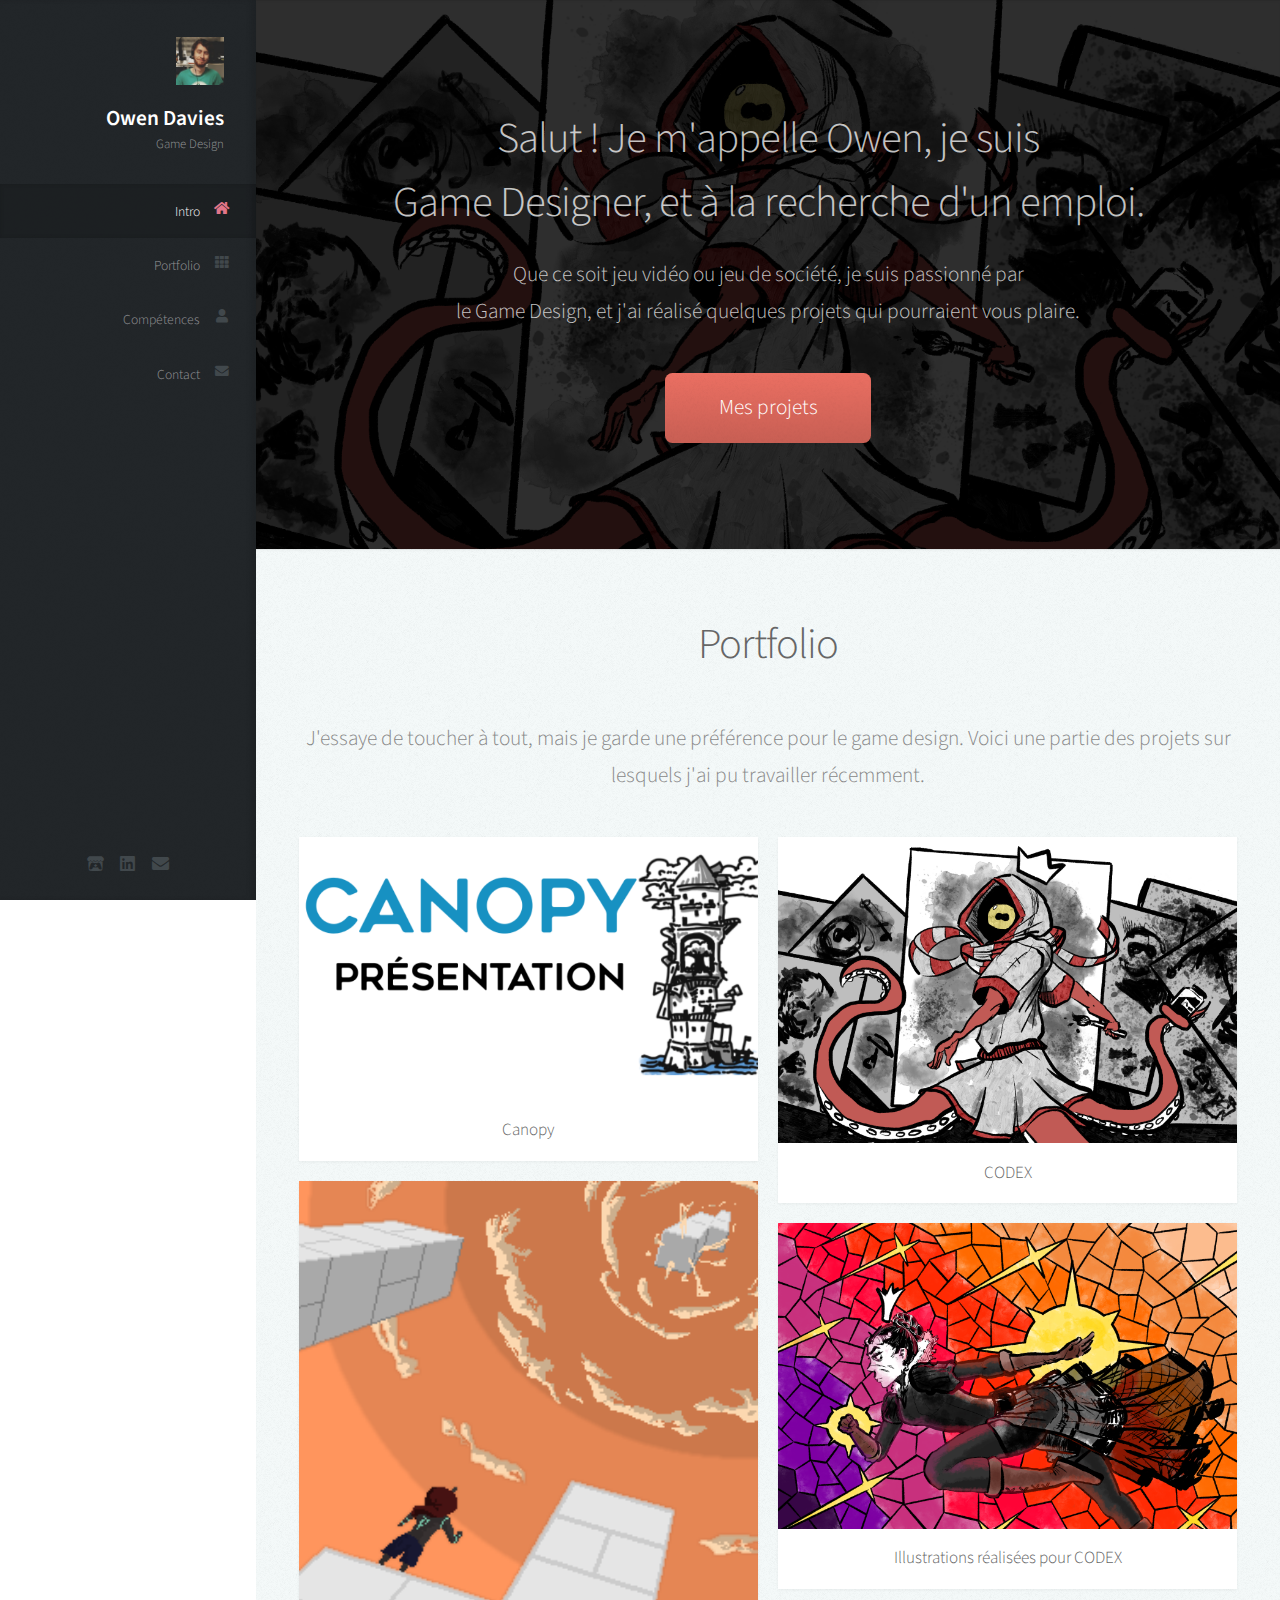
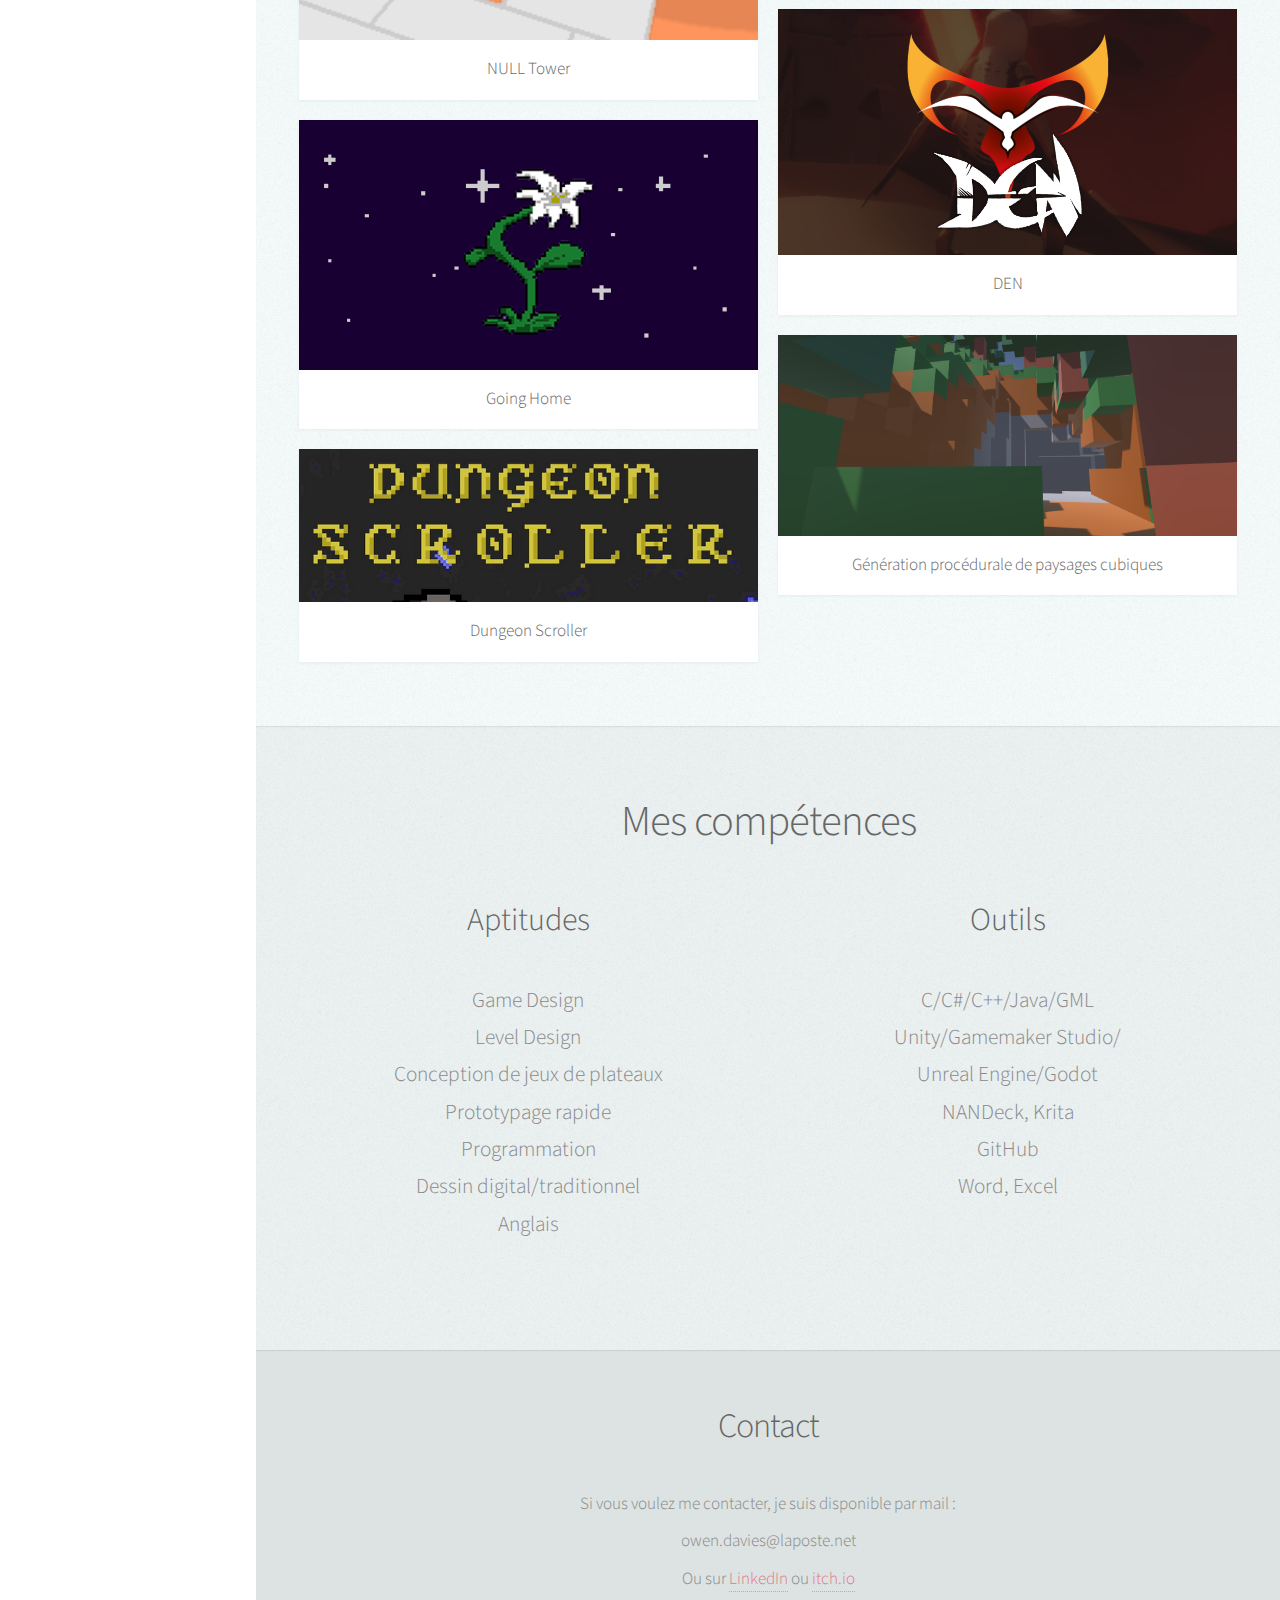
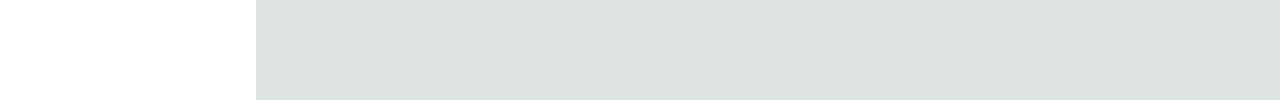
<file: index.html>
<!DOCTYPE HTML>
<!--
	Prologue by HTML5 UP
	html5up.net | @ajlkn
	Free for personal and commercial use under the CCA 3.0 license (html5up.net/license)
-->
<html>
	<head>
		<title>Owen Davies</title>
		<meta charset="utf-8" />
		<meta name="viewport" content="width=device-width, initial-scale=1, user-scalable=no" />
		<link rel="stylesheet" href="assets/css/main.css" />
	</head>
	<body class="is-preload">

		<!-- Header -->
			<div id="header">

				<div class="top">

					<!-- Logo -->
						<div id="logo">
							<span class="image avatar48"><img src="images/avatar.jpg" alt="" /></span>
							<h1 id="title">Owen Davies</h1>
							<p>Game Design</p>
						</div>

					<!-- Nav -->
						<nav id="nav">
							<ul>
								<li><a href="#top" id="top-link"><span class="icon solid fa-home">Intro</span></a></li>
								<li><a href="#portfolio" id="portfolio-link"><span class="icon solid fa-th">Portfolio</span></a></li>
								<li><a href="#about" id="about-link"><span class="icon solid fa-user">Compétences</span></a></li>
								<li><a href="#contact" id="contact-link"><span class="icon solid fa-envelope">Contact</span></a></li>
							</ul>
						</nav>

				</div>

				<div class="bottom">

					<!-- Social Icons -->
						<ul class="icons">
							<li><a href="https://scaelin.itch.io/" class="icon brands fa-itch-io"><span class="label">itch.io</span></a></li>
							<li><a href="https://www.linkedin.com/in/owen-davies-36aaa01a2/" class="icon brands fa-linkedin"><span class="label">LinkedIn</span></a></li>
							<li><a href="#contact" class="icon solid fa-envelope"><span class="label">Email</span></a></li>
						</ul>

				</div>

			</div>

		<!-- Main -->
			<div id="main">

				<!-- Intro -->
					<section id="top" class="one dark cover">
						<div class="container">

							<header>
								<h2 class="alt">Salut ! Je m'appelle Owen, je suis <br /> Game Designer, et à la recherche d'un emploi.</h2>
								<p>Que ce soit jeu vidéo ou jeu de société, je suis passionné par<br />
								le Game Design, et j'ai réalisé quelques projets qui pourraient vous plaire.</p>
							</header>

							<footer>
								<a href="#portfolio" class="button scrolly">Mes projets</a>
							</footer>

						</div>
					</section>

				
				<!-- Portfolio -->
					<section id="portfolio" class="two">
						<div class="container">

							<header>
								<h2>Portfolio</h2>
							</header>

							<p>J'essaye de toucher à tout, mais je garde une préférence pour le game design. Voici une partie des projets sur lesquels j'ai pu travailler récemment.</p>

							<div class="row">
								<div class="col-6 col-12-mobile">
									<article class="item">
										<a href="canopy.html" class="image fit"><img src="images/canopy/thumbnail.png" alt="" /></a>
										<header>
											<h3>Canopy</h3>
										</header>
									</article>

									<article class="item">
										<a href="nulltower.html" class="image fit"><img src="images/ntp.png" alt="" /></a>
										<header>
											<h3>NULL Tower</h3>
										</header>
									</article>
									
									<article class="item">
										<a href="goinghome.html" class="image fit"><img src="images/goinghomemain.png" alt="" /></a>
										<header>
											<h3>Going Home</h3>
										</header>
									</article>

									<article class="item">
										<a href="dungeonscroller.html#" class="image fit"><img src="images/dungeonscrollermain.png" alt="" /></a>
										<header>
											<h3>Dungeon Scroller</h3>
										</header>
									</article>
								</div>
								<div class="col-6 col-12-mobile">
									<article class="item">
										<a href="codexblog.html" class="image fit"><img src="images/codexgame/peintre.png" alt="" /></a>
										<header>
											<h3>CODEX</h3>
										</header>
									</article>

									<article class="item">
										<a href="codexgalerie.html" class="image fit"><img src="images/codexgame/conqueror.png" alt="" /></a>
										<header>
											<h3>Illustrations réalisées pour CODEX</h3>
										</header>
									</article>

									<article class="item">
										<a href="den.html" class="image fit"><img src="images/den/den title.png" alt="" /></a>
										<header>
											<h3>DEN</h3>
										</header>
									</article>
									<article class="item">
										<a href="procgen.html" class="image fit"><img src="images/procgen/final3.png" alt="" /></a>
										<header>
											<h3>Génération procédurale de paysages cubiques</h3>
										</header>
									</article>
									
								</div>
							</div>

						</div>
					</section>

				<!-- About Me -->
					<section id="about" class="three">
						<div class="container">

							<header>
								<h2>Mes compétences</h2>
							</header>

							<div class="row">
								<div class="col-6 col-12-mobile">
									<h3>Aptitudes</h3>
									<br />
									<p>
										Game Design
										<br />
										Level Design
										<br />
										Conception de jeux de plateaux
										<br />
										Prototypage rapide
										<br />
										Programmation
										<br />
										Dessin digital/traditionnel
										<br />
										Anglais
									</p>

								</div>
								<div class="col-6 col-12-mobile">
									<h3>Outils</h3>
									<br />
									<p>
										C/C#/C++/Java/GML
										<br />
										Unity/Gamemaker Studio/
										<br />
										Unreal Engine/Godot
										<br />
										NANDeck, Krita
										<br />
										GitHub
										<br />
										Word, Excel
									</p>

								</div>
							</div>

							
						</div>
					</section>

			</div>

		<!-- Footer -->
			<div id="footer">

			<!-- Contact -->
				<section id="contact" class="four">
					<div class="container">

						<header>
							<h2>Contact</h2>
						</header>

						<p>Si vous voulez me contacter, je suis disponible par mail :
							<br />
							owen.davies@laposte.net
							<br />
							Ou sur <a href="https://www.linkedin.com/in/owen-davies-36aaa01a2/">LinkedIn</a> ou <a href="https://scaelin.itch.io/">itch.io</a>
						</p>

					</div>
				</section>

			</div>

		<!-- Scripts -->
			<script src="assets/js/jquery.min.js"></script>
			<script src="assets/js/jquery.scrolly.min.js"></script>
			<script src="assets/js/jquery.scrollex.min.js"></script>
			<script src="assets/js/browser.min.js"></script>
			<script src="assets/js/breakpoints.min.js"></script>
			<script src="assets/js/util.js"></script>
			<script src="assets/js/main.js"></script>

	</body>
</html>
</file>
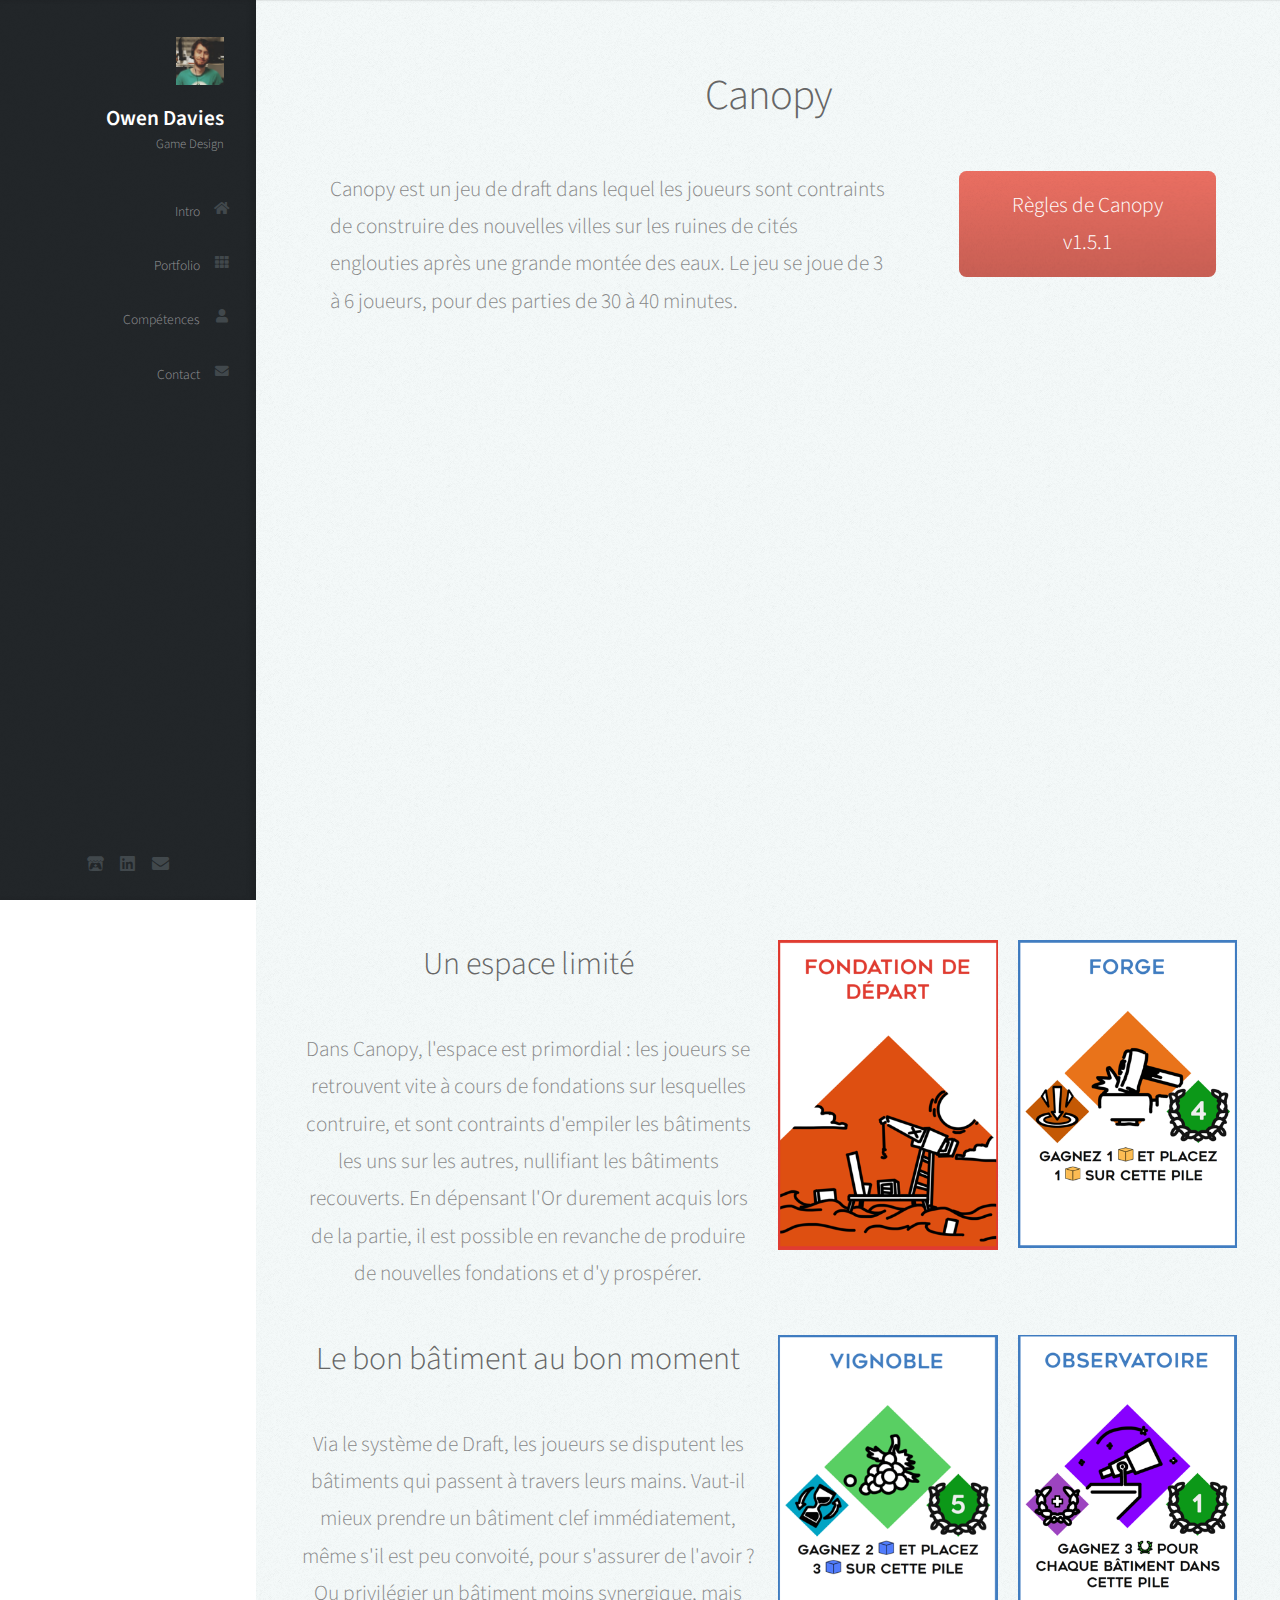
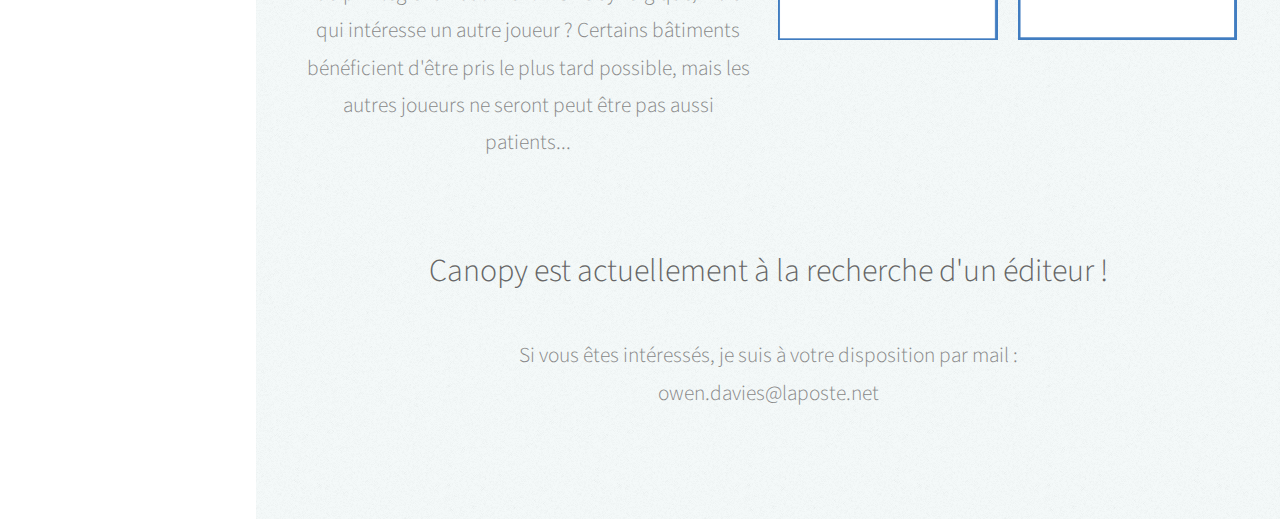
<file: canopy.html>
<!DOCTYPE HTML>
<!--
	Prologue by HTML5 UP
	html5up.net | @ajlkn
	Free for personal and commercial use under the CCA 3.0 license (html5up.net/license)
-->
<html>
	<head>
		<title>Owen Davies</title>
		<meta charset="utf-8" />
		<meta name="viewport" content="width=device-width, initial-scale=1, user-scalable=no" />
		<link rel="stylesheet" href="assets/css/main.css" />
	</head>
	<body class="is-preload">

		<!-- Header -->
			<div id="header">

				<div class="top">

					<!-- Logo -->
						<div id="logo">
							<span class="image avatar48"><img src="images/avatar.jpg" alt="" /></span>
							<h1 id="title">Owen Davies</h1>
							<p>Game Design</p>
						</div>

					<!-- Nav -->
						<nav id="nav">
							<ul>
								<li><a href="index.html#top" id="top-link"><span class="icon solid fa-home">Intro</span></a></li>
								<li><a href="index.html#portfolio" id="portfolio-link"><span class="icon solid fa-th">Portfolio</span></a></li>
								<li><a href="index.html#about" id="about-link"><span class="icon solid fa-user">Compétences</span></a></li>
								<li><a href="index.html#contact" id="contact-link"><span class="icon solid fa-envelope">Contact</span></a></li>
							</ul>
						</nav>

				</div>

				<div class="bottom">

					<!-- Social Icons -->
						<ul class="icons">
							<li><a href="https://scaelin.itch.io/" class="icon brands fa-itch-io"><span class="label">itch.io</span></a></li>
							<li><a href="https://www.linkedin.com/in/owen-davies-36aaa01a2/" class="icon brands fa-linkedin"><span class="label">LinkedIn</span></a></li>
							<li><a href="index.html#contact" class="icon solid fa-envelope"><span class="label">Email</span></a></li>
						</ul>

				</div>

			</div>

		<!-- Main -->
			<div id="main">

				<!-- About Me -->
					<section id="about" class="two">
						<div class="container">

							<header>
								<h2>Canopy</h2>
							</header>

							<div class="row">
								<div class="col-8 col-12-mobile">
									<p class="sidecont">
										Canopy est un jeu de draft dans lequel les joueurs sont contraints de construire des nouvelles villes sur les ruines de cités englouties après une grande montée des eaux. Le jeu se joue de 3 à 6 joueurs, pour des parties de 30 à 40 minutes.
									</p>
								</div>
								<div class="col-4 col-12-mobile">
									<a href="dl/Canopy - Rulebook.pdf" download class="button">Règles de Canopy<br>v1.5.1</a>
								</div>
							</div>
							<p></p>
							<iframe  style="margin-left:auto;margin-right:auto;" width="720" height="480" src="https://www.youtube.com/embed/dwim3tlrcyc" title="YouTube video player" frameborder="0" allow="accelerometer; autoplay; clipboard-write; encrypted-media; gyroscope; picture-in-picture; web-share" allowfullscreen></iframe>
							<p></p>
							<div class="row">
								<div class="col-6 col-12-mobile">
									<h3>Un espace limité</h3>
									<p></p>
									<p>Dans Canopy, l'espace est primordial : les joueurs se retrouvent vite à cours de fondations sur lesquelles contruire, et sont contraints d'empiler les bâtiments les uns sur les autres, nullifiant les bâtiments recouverts. En dépensant l'Or durement acquis lors de la partie, il est possible en revanche de produire de nouvelles fondations et d'y prospérer.</p>
								</div>
								<div class="col-3 col-6-mobile">
									<img class="image featured" src="images/canopy/fondationdedepart.png" alt="" />
								</div>
								<div class="col-3 col-6-mobile">
									<img class="image featured" src="images/canopy/forge.png" alt="" />
								</div>
								
							</div>	
							<div class="row">
								<div class="col-6 col-12-mobile">
									<h3>Le bon bâtiment au bon moment</h3>
									<p></p>
									<p>Via le système de Draft, les joueurs se disputent les bâtiments qui passent à travers leurs mains. Vaut-il mieux prendre un bâtiment clef immédiatement, même s'il est peu convoité, pour s'assurer de l'avoir ? Ou privilégier un bâtiment moins synergique, mais qui intéresse un autre joueur ? Certains bâtiments bénéficient d'être pris le plus tard possible, mais les autres joueurs ne seront peut être pas aussi patients...</p>
								</div>
								<div class="col-3 col-6-mobile">
									<img class="image featured" src="images/canopy/vignoble.png" alt="" />
								</div>
								<div class="col-3 col-6-mobile">
									<img class="image featured" src="images/canopy/observatoire.png" alt="" />
								</div>
								
							</div>	
							<p></p>
							<h3>Canopy est actuellement à la recherche d'un éditeur !</h3>
							<p></p>
							<p>Si vous êtes intéressés, je suis à votre disposition par mail : <br> owen.davies@laposte.net</p>
						</div>
					</section>	

			</div>

		<!-- Footer -->
			

		<!-- Scripts -->
			<script src="assets/js/jquery.min.js"></script>
			<script src="assets/js/jquery.scrolly.min.js"></script>
			<script src="assets/js/jquery.scrollex.min.js"></script>
			<script src="assets/js/browser.min.js"></script>
			<script src="assets/js/breakpoints.min.js"></script>
			<script src="assets/js/util.js"></script>
			<script src="assets/js/main.js"></script>

	</body>
</html>
</file>
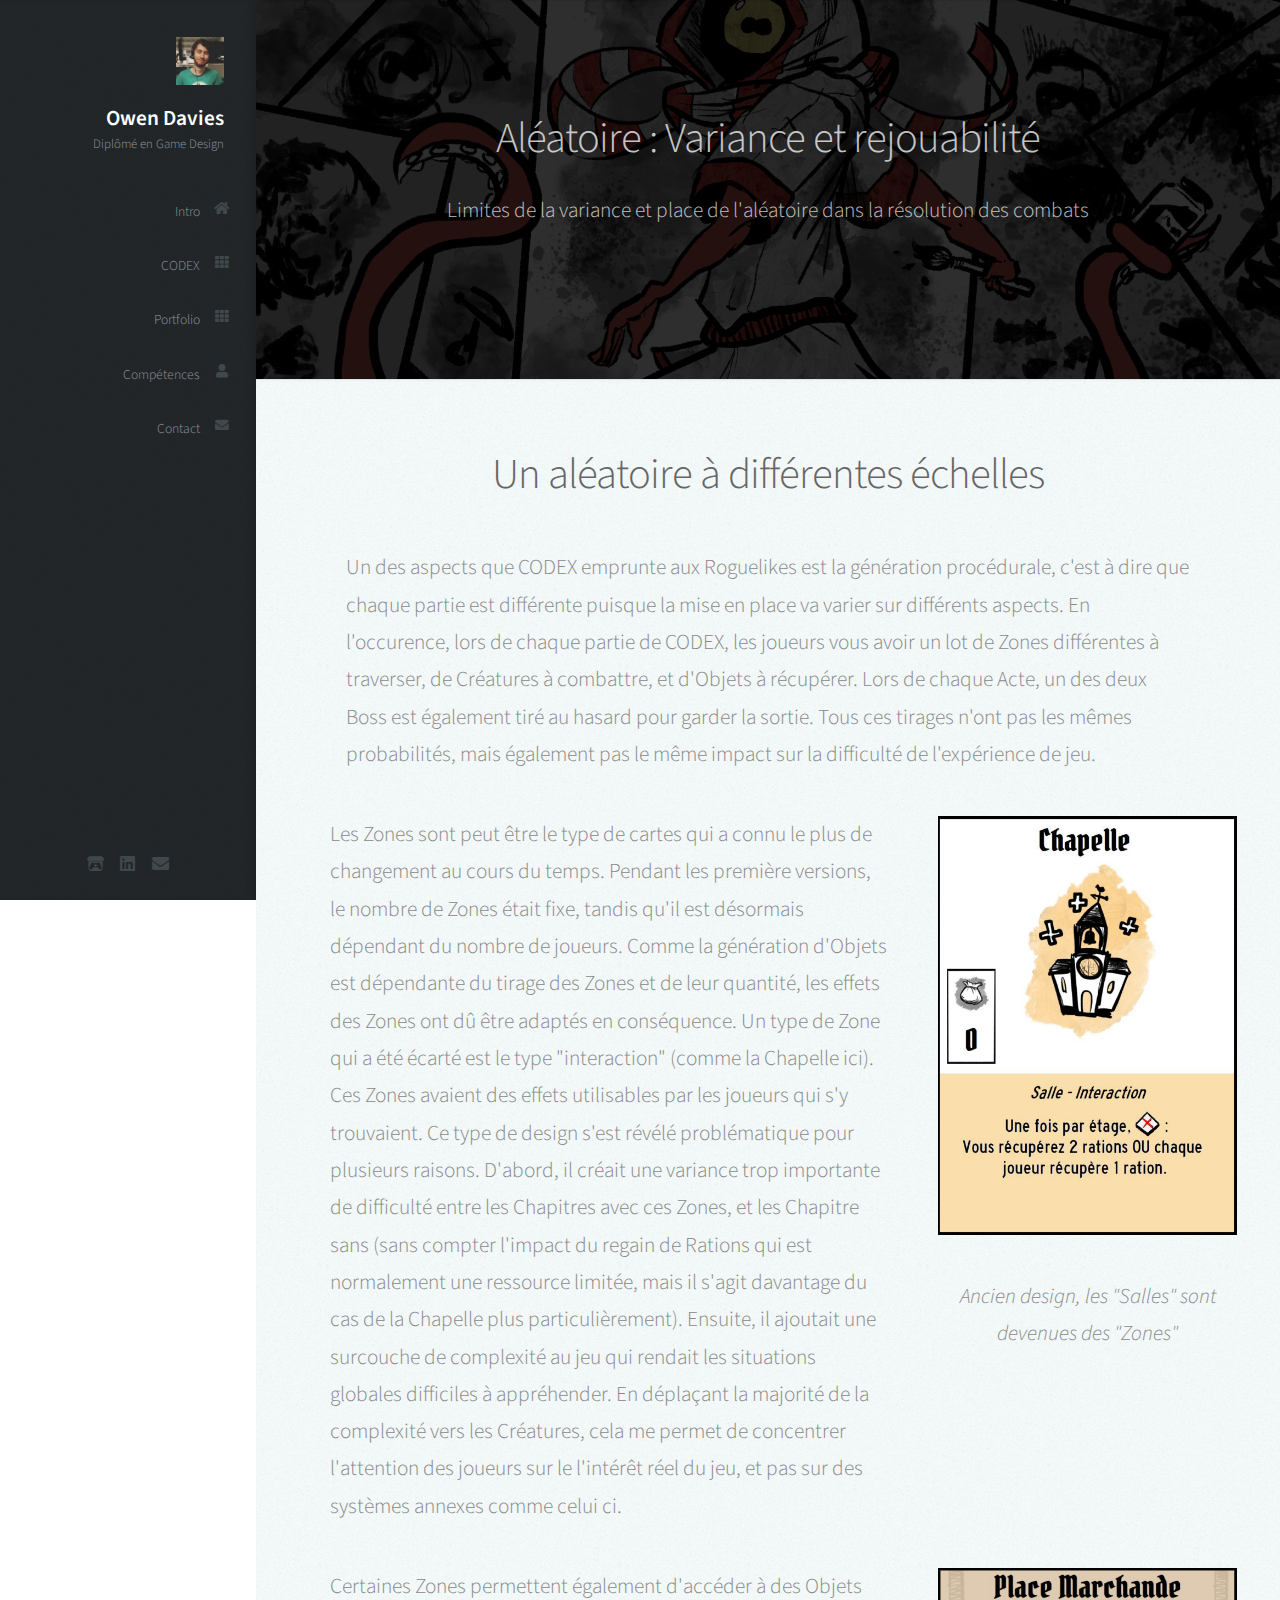
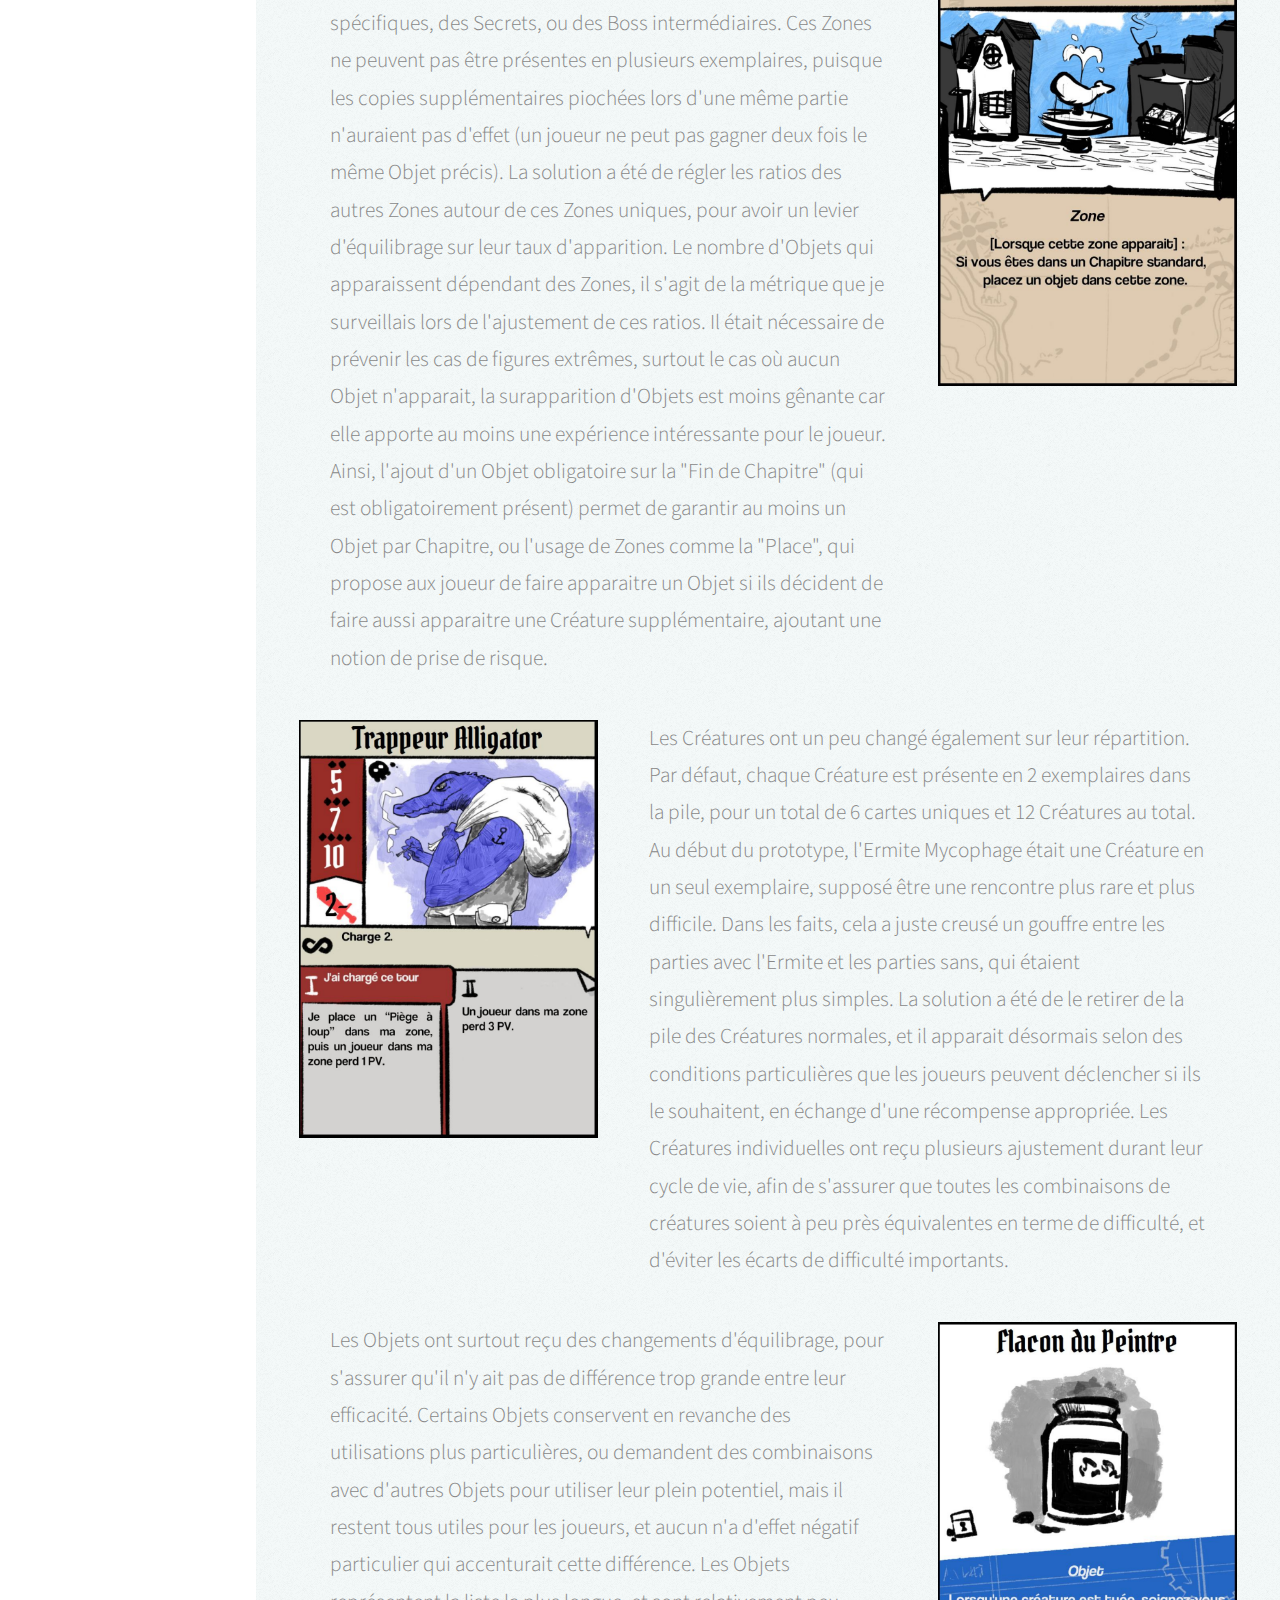
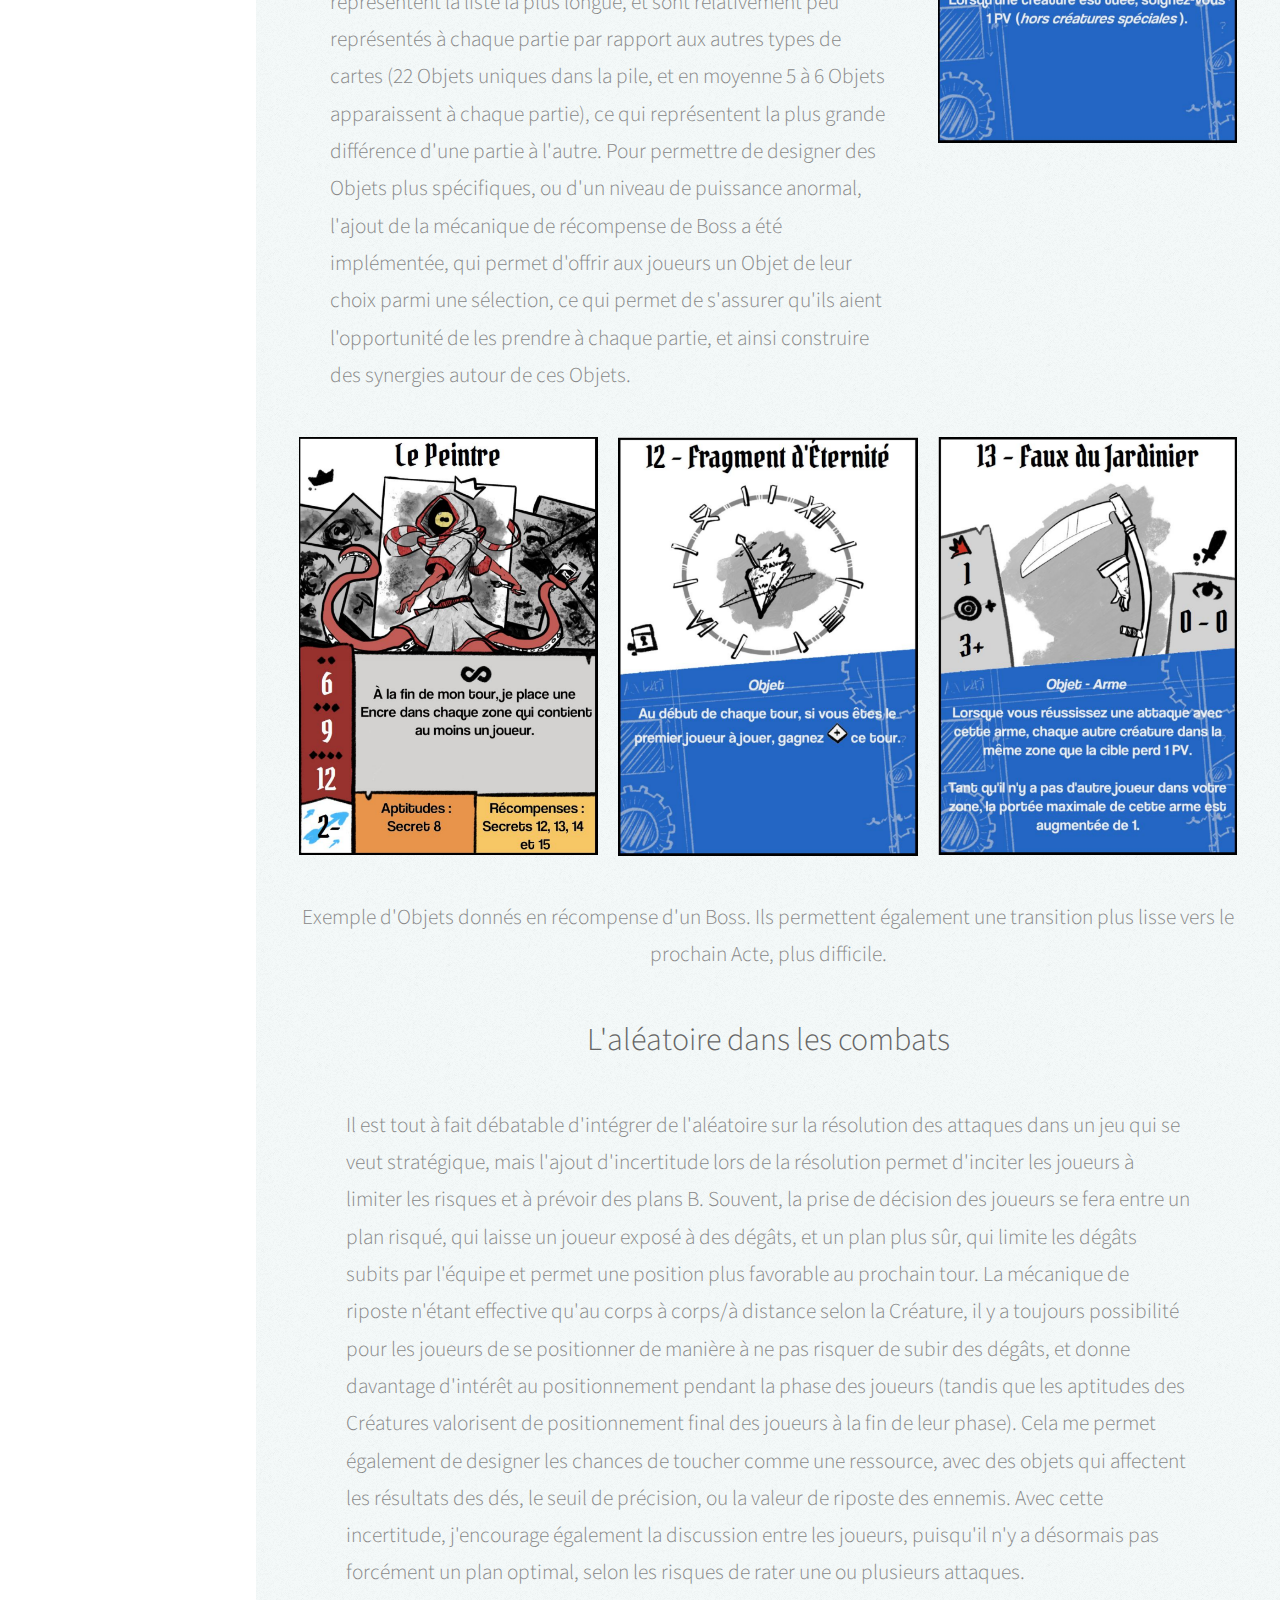
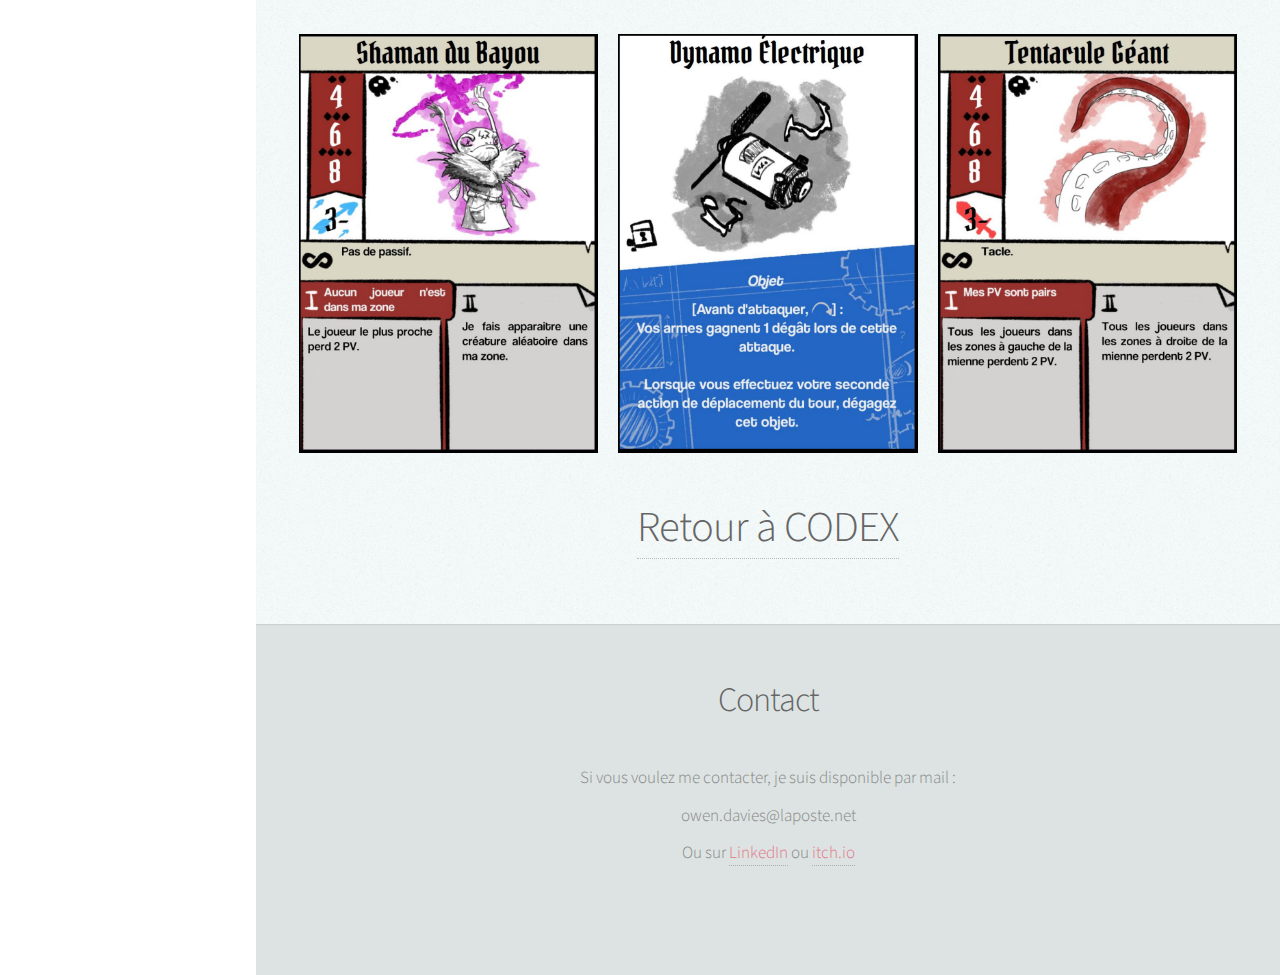
<file: codexaleatoire.html>
<!DOCTYPE HTML>
<!--
	Prologue by HTML5 UP
	html5up.net | @ajlkn
	Free for personal and commercial use under the CCA 3.0 license (html5up.net/license)
-->
<html>
	<head>
		<title>Owen Davies</title>
		<meta charset="utf-8" />
		<meta name="viewport" content="width=device-width, initial-scale=1, user-scalable=no" />
		<link rel="stylesheet" href="assets/css/main.css" />
	</head>
	<body class="is-preload">

		<!-- Header -->
			<div id="header">

				<div class="top">

					<!-- Logo -->
						<div id="logo">
							<span class="image avatar48"><img src="images/avatar.jpg" alt="" /></span>
							<h1 id="title">Owen Davies</h1>
							<p>Diplômé en Game Design</p>
						</div>

					<!-- Nav -->
						<nav id="nav">
							<ul>
								<li><a href="index.html#top" id="top-link"><span class="icon solid fa-home">Intro</span></a></li>
								<li><a href="index.html#codex" id="codex-link"><span class="icon solid fa-th">CODEX</span></a></li>
								<li><a href="index.html#portfolio" id="portfolio-link"><span class="icon solid fa-th">Portfolio</span></a></li>
								<li><a href="index.html#about" id="about-link"><span class="icon solid fa-user">Compétences</span></a></li>
								<li><a href="index.html#contact" id="contact-link"><span class="icon solid fa-envelope">Contact</span></a></li>
							</ul>
						</nav>

				</div>

				<div class="bottom">

					<!-- Social Icons -->
						<ul class="icons">
							<li><a href="https://scaelin.itch.io/" class="icon brands fa-itch-io"><span class="label">itch.io</span></a></li>
							<li><a href="https://www.linkedin.com/in/owen-davies-36aaa01a2/" class="icon brands fa-linkedin"><span class="label">LinkedIn</span></a></li>
							<li><a href="index.html#contact" class="icon solid fa-envelope"><span class="label">Email</span></a></li>
						</ul>

				</div>

			</div>

		<!-- Main -->
			<div id="main">

				<!-- Intro -->
					<section id="top" class="one dark cover">
						<div class="container">

							<header>
								<h2 class="alt">Aléatoire : Variance et rejouabilité</h2>
								<p>Limites de la variance et place de l'aléatoire dans la résolution des combats</p>
							</header>

						</div>
					</section>

				

				<!-- About Me -->
					<section id="about" class="two">
						<div class="container">

							<header>
								<h2>Un aléatoire à différentes échelles</h2>
							</header>

							<p class="sidecont">Un des aspects que CODEX emprunte aux Roguelikes est la génération procédurale, c'est à dire que chaque partie est différente puisque la mise en place va varier sur différents aspects. En l'occurence, lors de chaque partie de CODEX, les joueurs vous avoir un lot de Zones différentes à traverser, de Créatures à combattre, et d'Objets à récupérer. Lors de chaque Acte, un des deux Boss est également tiré au hasard pour garder la sortie. Tous ces tirages n'ont pas les mêmes probabilités, mais également pas le même impact sur la difficulté de l'expérience de jeu.</p>

							<div class="row">
								<div class="col-8 col-12-mobile">
									<p class="sidecont">Les Zones sont peut être le type de cartes qui a connu le plus de changement au cours du temps. Pendant les première versions, le nombre de Zones était fixe, tandis qu'il est désormais dépendant du nombre de joueurs. Comme la génération d'Objets est dépendante du tirage des Zones et de leur quantité, les effets des Zones ont dû être adaptés en conséquence. Un type de Zone qui a été écarté est le type "interaction" (comme la Chapelle ici). Ces Zones avaient des effets utilisables par les joueurs qui s'y trouvaient. Ce type de design s'est révélé problématique pour plusieurs raisons. D'abord, il créait une variance trop importante de difficulté entre les Chapitres avec ces Zones, et les Chapitre sans (sans compter l'impact du regain de Rations qui est normalement une ressource limitée, mais il s'agit davantage du cas de la Chapelle plus particulièrement). Ensuite, il ajoutait une surcouche de complexité au jeu qui rendait les situations globales difficiles à appréhender. En déplaçant la majorité de la complexité vers les Créatures, cela me permet de concentrer l'attention des joueurs sur le l'intérêt réel du jeu, et pas sur des systèmes annexes comme celui ci.</p>
								</div>
								<div class="col-4 col-12-mobile">
									<img class="image featured" src="images/codexgame/oldchapelle.png" alt="" />
									<p><i>Ancien design, les "Salles" sont devenues des "Zones"</i></p>
								</div>
							</div>

							<div class="row">
								<div class="col-8 col-12-mobile">
									<p class="sidecont">Certaines Zones permettent également d'accéder à des Objets spécifiques, des Secrets, ou des Boss intermédiaires. Ces Zones ne peuvent pas être présentes en plusieurs exemplaires, puisque les copies supplémentaires piochées lors d'une même partie n'auraient pas d'effet (un joueur ne peut pas gagner deux fois le même Objet précis). La solution a été de régler les ratios des autres Zones autour de ces Zones uniques, pour avoir un levier d'équilibrage sur leur taux d'apparition. Le nombre d'Objets qui apparaissent dépendant des Zones, il s'agit de la métrique que je surveillais lors de l'ajustement de ces ratios. Il était nécessaire de prévenir les cas de figures extrêmes, surtout le cas où aucun Objet n'apparait, la surapparition d'Objets est moins gênante car elle apporte au moins une expérience intéressante pour le joueur. Ainsi, l'ajout d'un Objet obligatoire sur la "Fin de Chapitre" (qui est obligatoirement présent) permet de garantir au moins un Objet par Chapitre, ou l'usage de Zones comme la "Place", qui propose aux joueur de faire apparaitre un Objet si ils décident de faire aussi apparaitre une Créature supplémentaire, ajoutant une notion de prise de risque.</p>
								</div>
								<div class="col-4 col-12-mobile">
									<img class="image featured" src="images/codexgame/placecard.png" alt="" />
								</div>
							</div>

							<div class="row">
								<div class="col-4 col-12-mobile">
									<img class="image featured" src="images/codexgame/trappeurnew.png" alt="" />
								</div>
								<div class="col-8 col-12-mobile">
									<p class="sidecont">Les Créatures ont un peu changé également sur leur répartition. Par défaut, chaque Créature est présente en 2 exemplaires dans la pile, pour un total de 6 cartes uniques et 12 Créatures au total. Au début du prototype, l'Ermite Mycophage était une Créature en un seul exemplaire, supposé être une rencontre plus rare et plus difficile. Dans les faits, cela a juste creusé un gouffre entre les parties avec l'Ermite et les parties sans, qui étaient singulièrement plus simples. La solution a été de le retirer de la pile des Créatures normales, et il apparait désormais selon des conditions particulières que les joueurs peuvent déclencher si ils le souhaitent, en échange d'une récompense appropriée. Les Créatures individuelles ont reçu plusieurs ajustement durant leur cycle de vie, afin de s'assurer que toutes les combinaisons de créatures soient à peu près équivalentes en terme de difficulté, et d'éviter les écarts de difficulté importants.</p>
								</div>
							</div>

							<div class="row">
								<div class="col-8 col-12-mobile">
									<p class="sidecont">Les Objets ont surtout reçu des changements d'équilibrage, pour s'assurer qu'il n'y ait pas de différence trop grande entre leur efficacité. Certains Objets conservent en revanche des utilisations plus particulières, ou demandent des combinaisons avec d'autres Objets pour utiliser leur plein potentiel, mais il restent tous utiles pour les joueurs, et aucun n'a d'effet négatif particulier qui accenturait cette différence. Les Objets représentent la liste la plus longue, et sont relativement peu représentés à chaque partie par rapport aux autres types de cartes (22 Objets uniques dans la pile, et en moyenne 5 à 6 Objets apparaissent à chaque partie), ce qui représentent la plus grande différence d'une partie à l'autre. Pour permettre de designer des Objets plus spécifiques, ou d'un niveau de puissance anormal, l'ajout de la mécanique de récompense de Boss a été implémentée, qui permet d'offrir aux joueurs un Objet de leur choix parmi une sélection, ce qui permet de s'assurer qu'ils aient l'opportunité de les prendre à chaque partie, et ainsi construire des synergies autour de ces Objets.</p>
								</div>
								<div class="col-4 col-12-mobile">
									<img class="image featured" src="images/codexgame/flacon.png" alt="" />
								</div>
							</div>

							<div class="row">
								<div class="col-4 col-12-mobile">
									<img class="image featured" src="images/codexgame/peintrecard.png" alt="" />
								</div>
								<div class="col-4 col-12-mobile">
									<img class="image featured" src="images/codexgame/fragment.png" alt="" />
								</div>
								<div class="col-4 col-12-mobile">
									<img class="image featured" src="images/codexgame/faux.png" alt="" />
								</div>
							</div>
							<p>Exemple d'Objets donnés en récompense d'un Boss. Ils permettent également une transition plus lisse vers le prochain Acte, plus difficile.</p>

							<p></p>
							<h3>L'aléatoire dans les combats</h3>
							<p></p>

							<p class="sidecont">Il est tout à fait débatable d'intégrer de l'aléatoire sur la résolution des attaques dans un jeu qui se veut stratégique, mais l'ajout d'incertitude lors de la résolution permet d'inciter les joueurs à limiter les risques et à prévoir des plans B. Souvent, la prise de décision des joueurs se fera entre un plan risqué, qui laisse un joueur exposé à des dégâts, et un plan plus sûr, qui limite les dégâts subits par l'équipe et permet une position plus favorable au prochain tour. La mécanique de riposte n'étant effective qu'au corps à corps/à distance selon la Créature, il y a toujours possibilité pour les joueurs de se positionner de manière à ne pas risquer de subir des dégâts, et donne davantage d'intérêt au positionnement pendant la phase des joueurs (tandis que les aptitudes des Créatures valorisent de positionnement final des joueurs à la fin de leur phase). Cela me permet également de designer les chances de toucher comme une ressource, avec des objets qui affectent les résultats des dés, le seuil de précision, ou la valeur de riposte des ennemis. Avec cette incertitude, j'encourage également la discussion entre les joueurs, puisqu'il n'y a désormais pas forcément un plan optimal, selon les risques de rater une ou plusieurs attaques.</p>

							<div class="row">
								<div class="col-4 col-12-mobile">
									<img class="image featured" src="images/codexgame/bayou.png" alt="" />
								</div>
								<div class="col-4 col-12-mobile">
									<img class="image featured" src="images/codexgame/dynamo.png" alt="" />
								</div>
								<div class="col-4 col-12-mobile">
									<img class="image featured" src="images/codexgame/tentacule.png" alt="" />
								</div>
							</div>
						</div>

						<h2><a href="index.html#codex">Retour à CODEX</a></h2>
					</section>

				

			</div>

		<!-- Footer -->
			<div id="footer">

				<!-- Contact -->
				<section id="contact" class="four">
					<div class="container">

						<header>
							<h2>Contact</h2>
						</header>

						<p>Si vous voulez me contacter, je suis disponible par mail :
							<br />
							owen.davies@laposte.net
							<br />
							Ou sur <a href="https://www.linkedin.com/in/owen-davies-36aaa01a2/">LinkedIn</a> ou <a href="https://scaelin.itch.io/">itch.io</a>
						</p>

					</div>
				</section>
			</div>

		<!-- Scripts -->
			<script src="assets/js/jquery.min.js"></script>
			<script src="assets/js/jquery.scrolly.min.js"></script>
			<script src="assets/js/jquery.scrollex.min.js"></script>
			<script src="assets/js/browser.min.js"></script>
			<script src="assets/js/breakpoints.min.js"></script>
			<script src="assets/js/util.js"></script>
			<script src="assets/js/main.js"></script>

	</body>
</html>
</file>
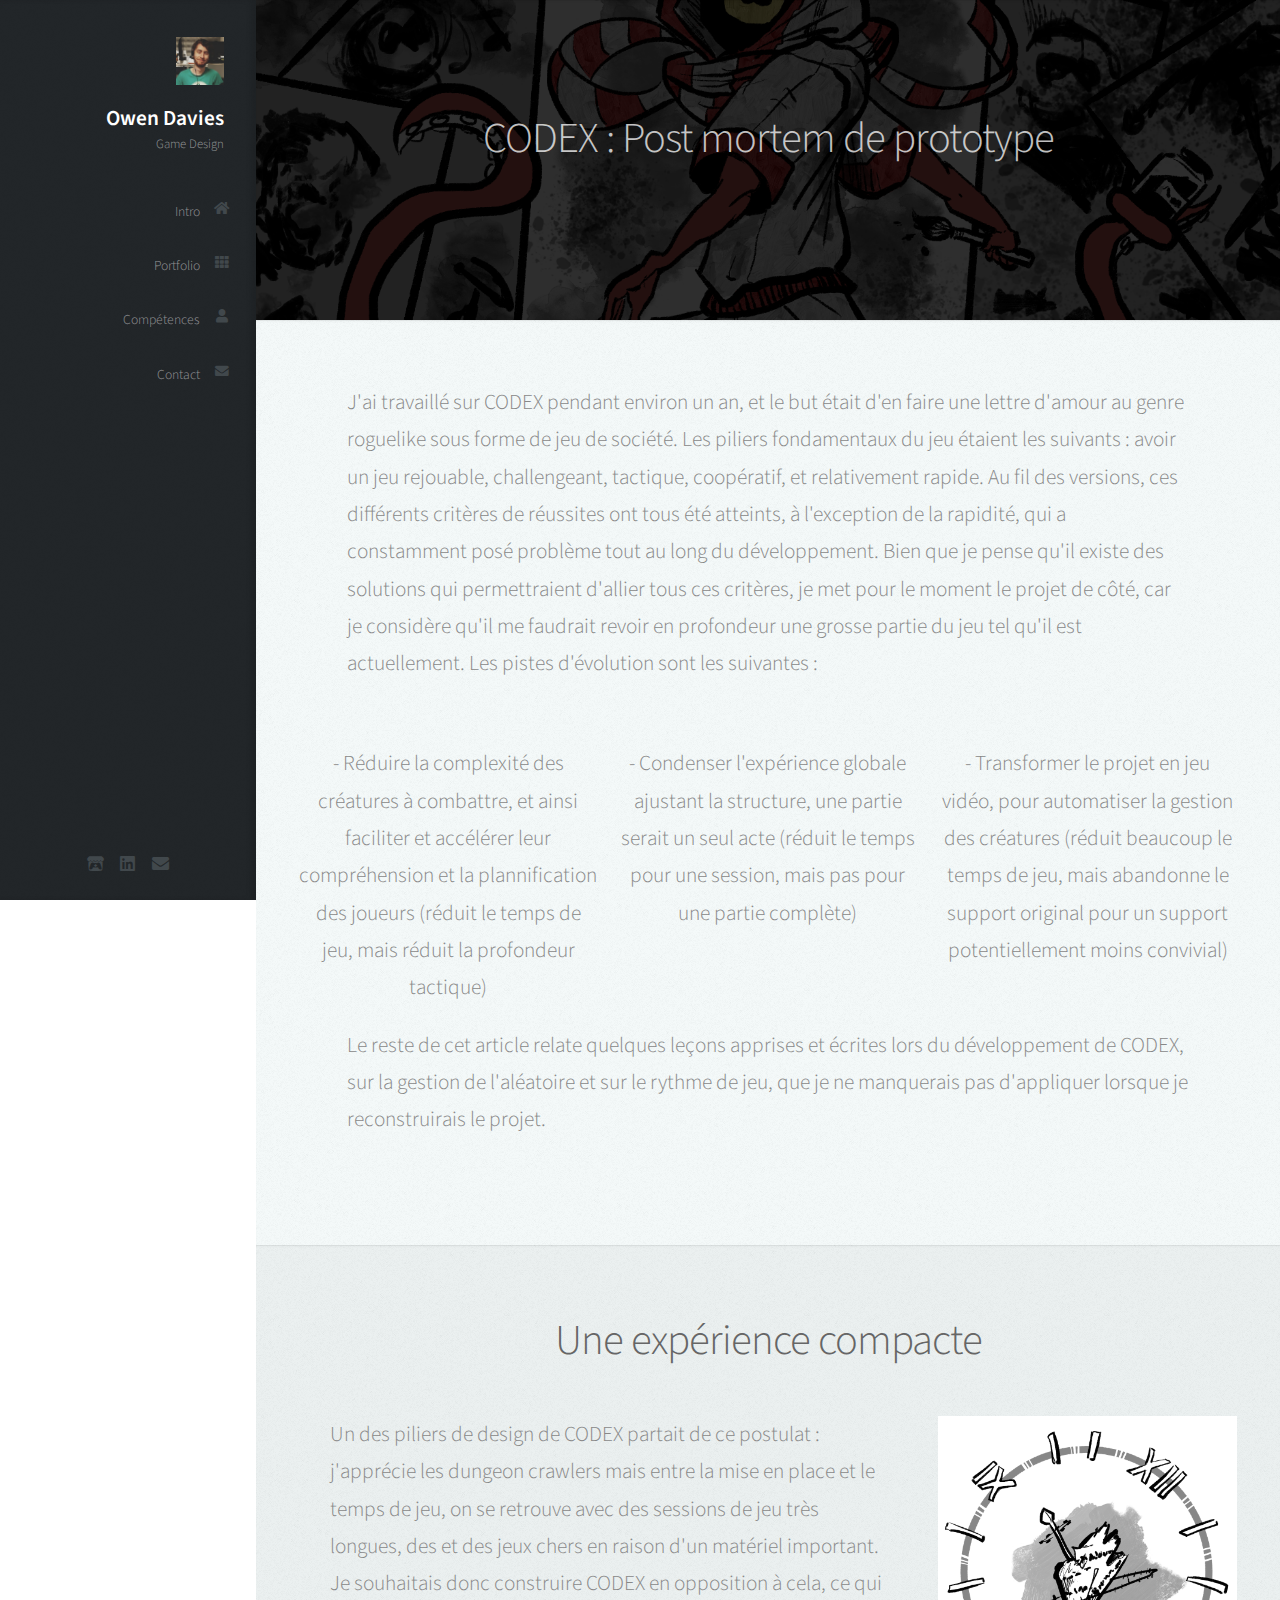
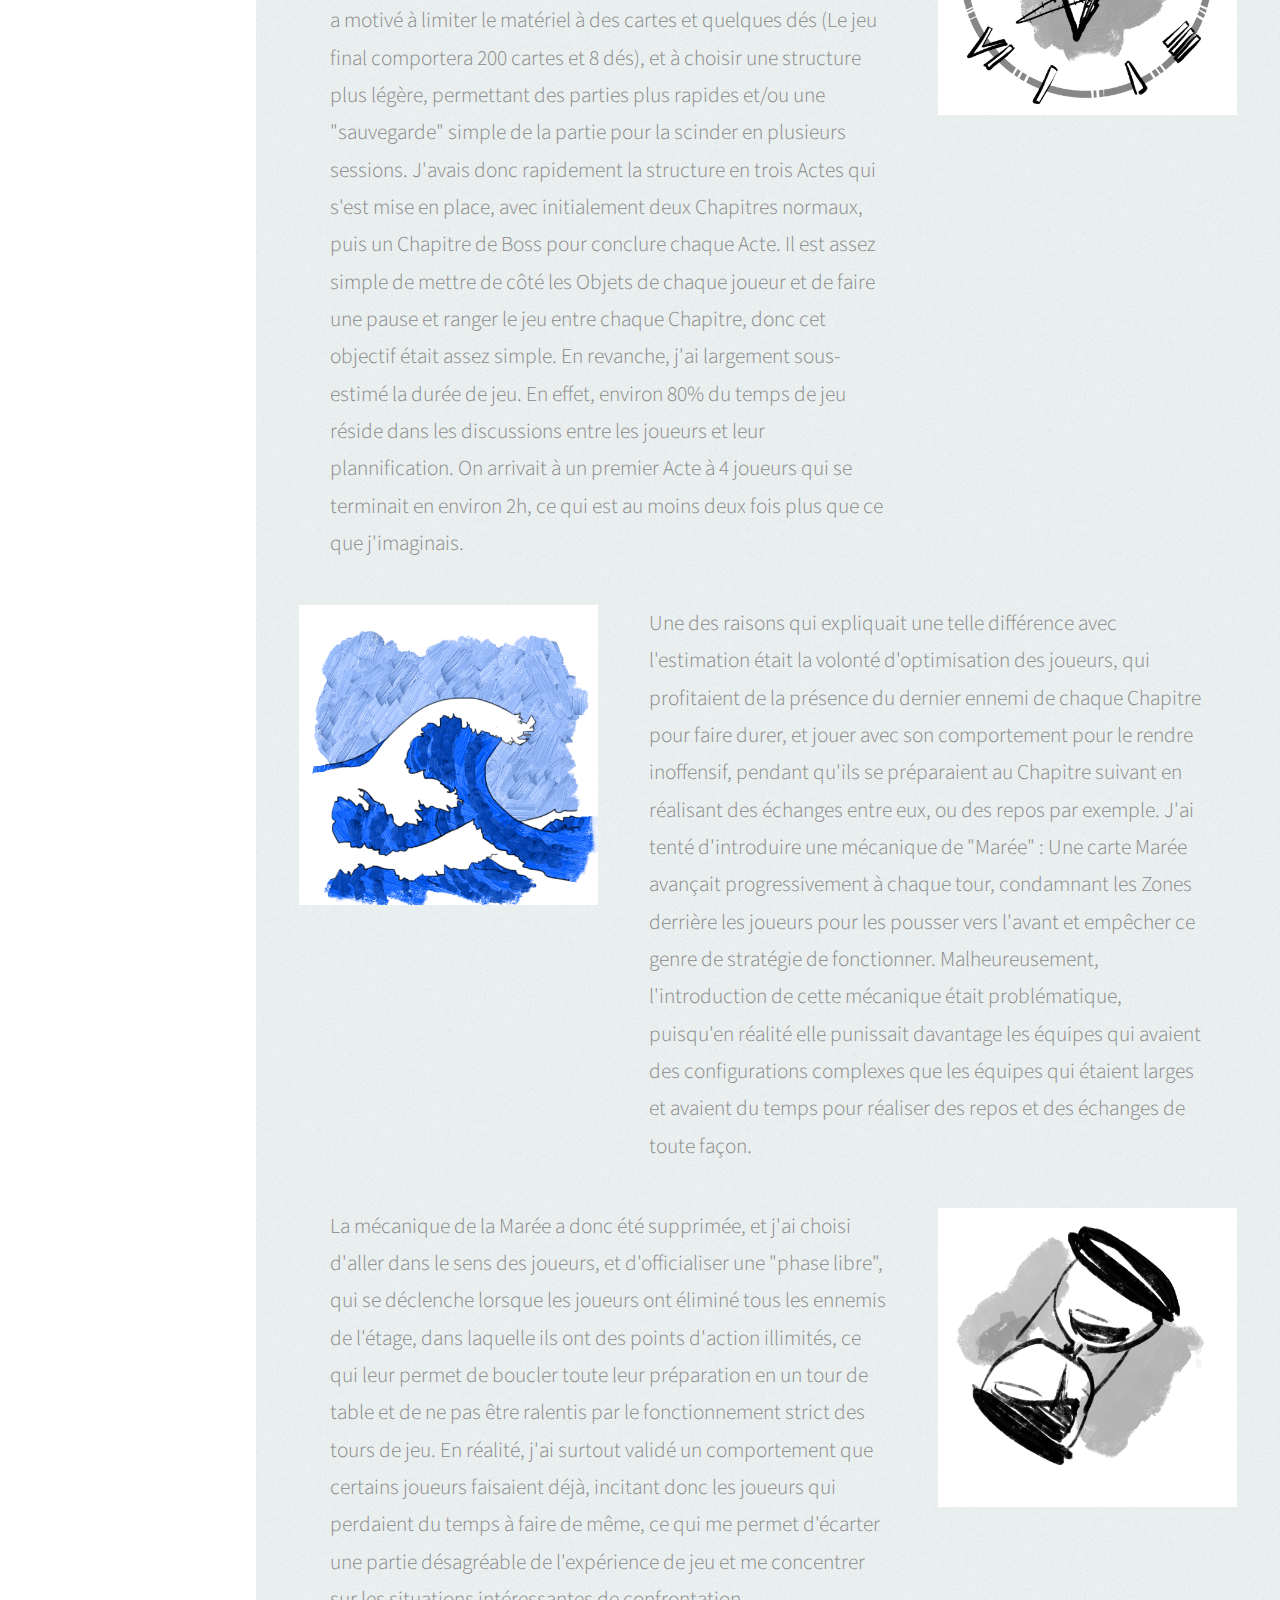
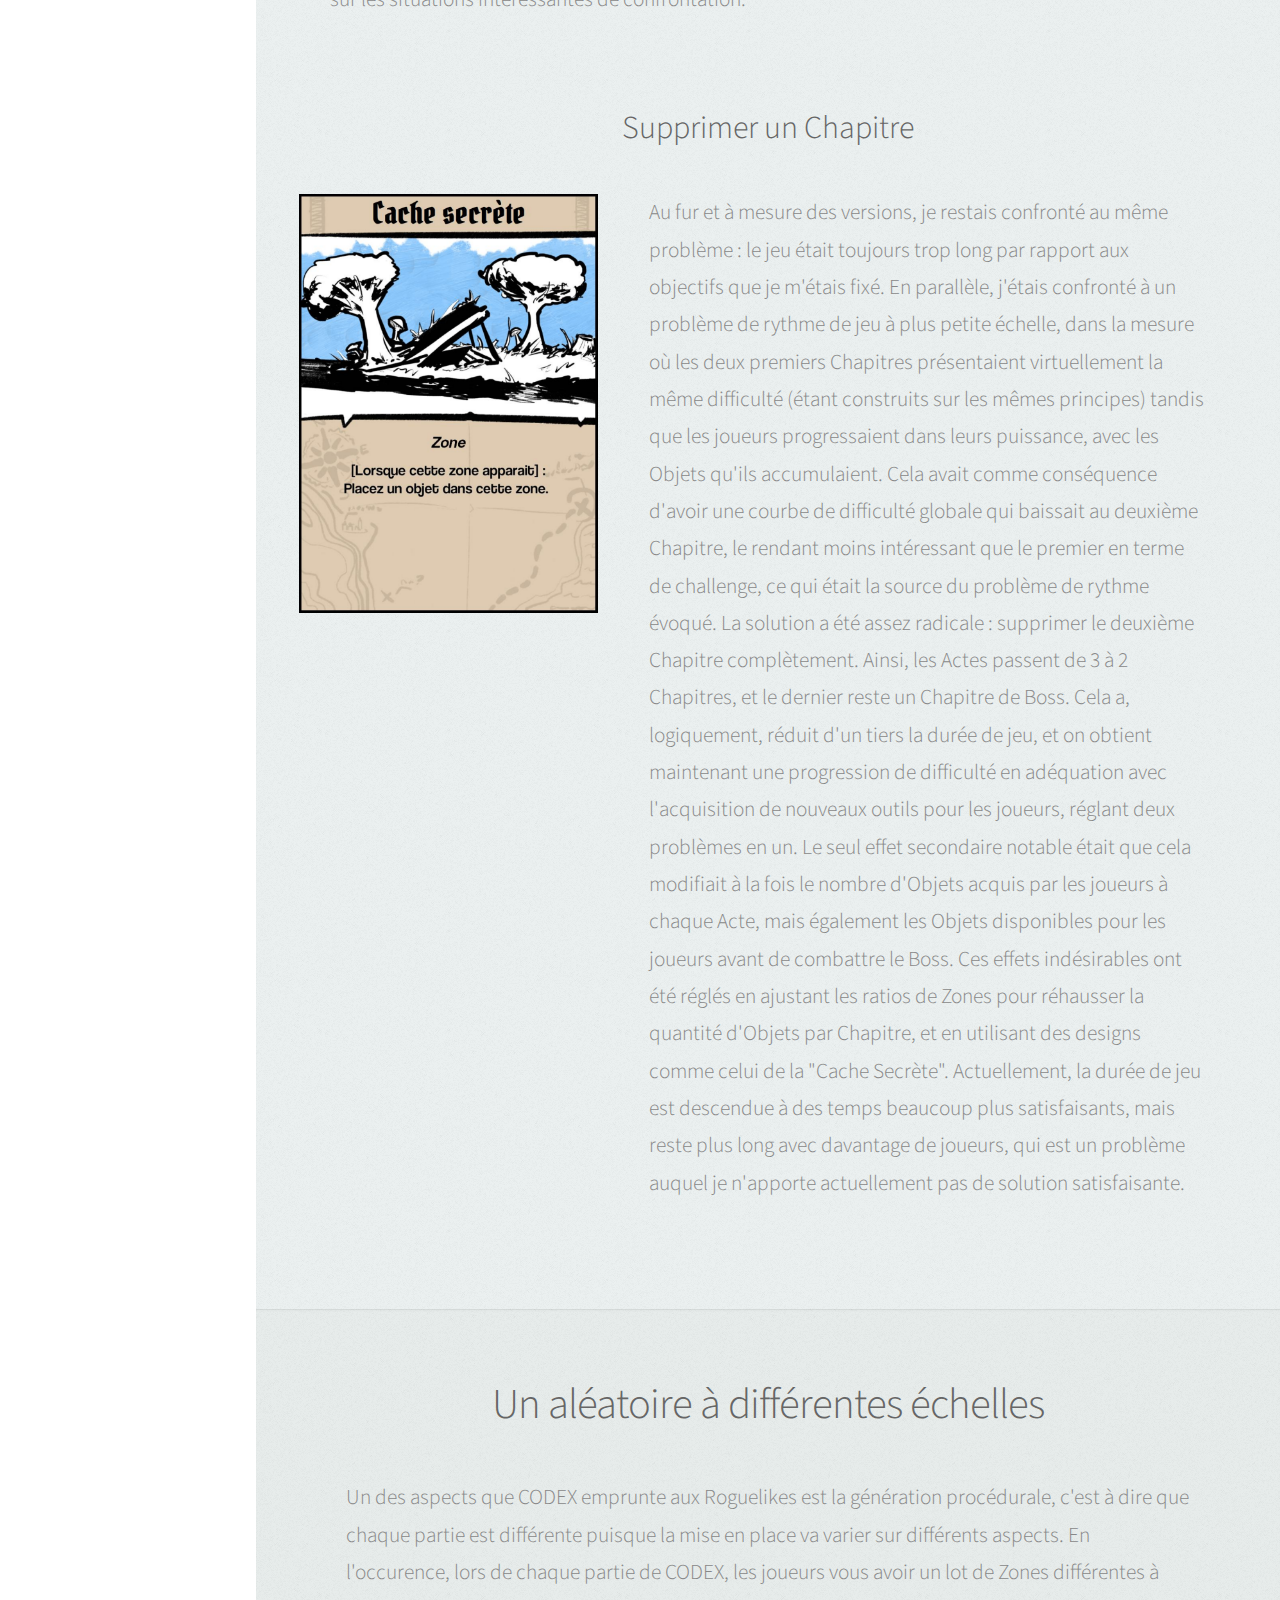
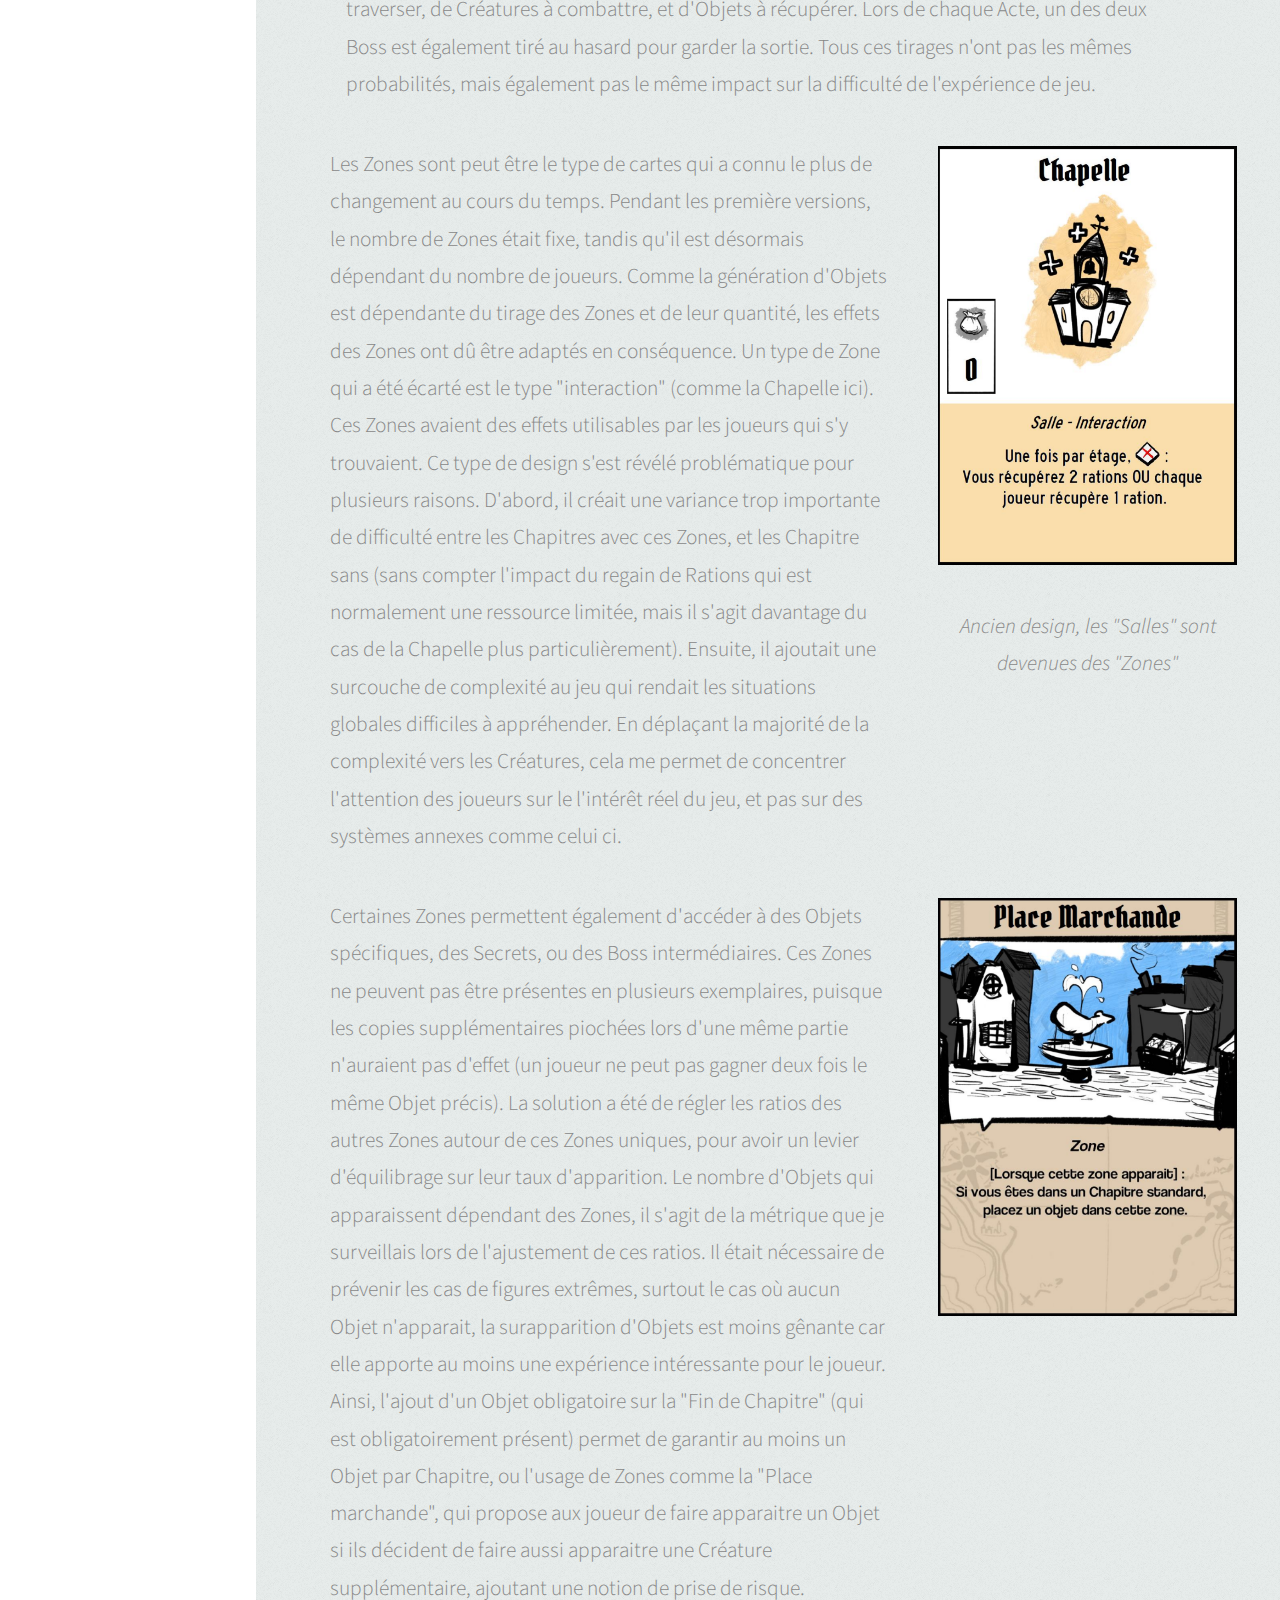
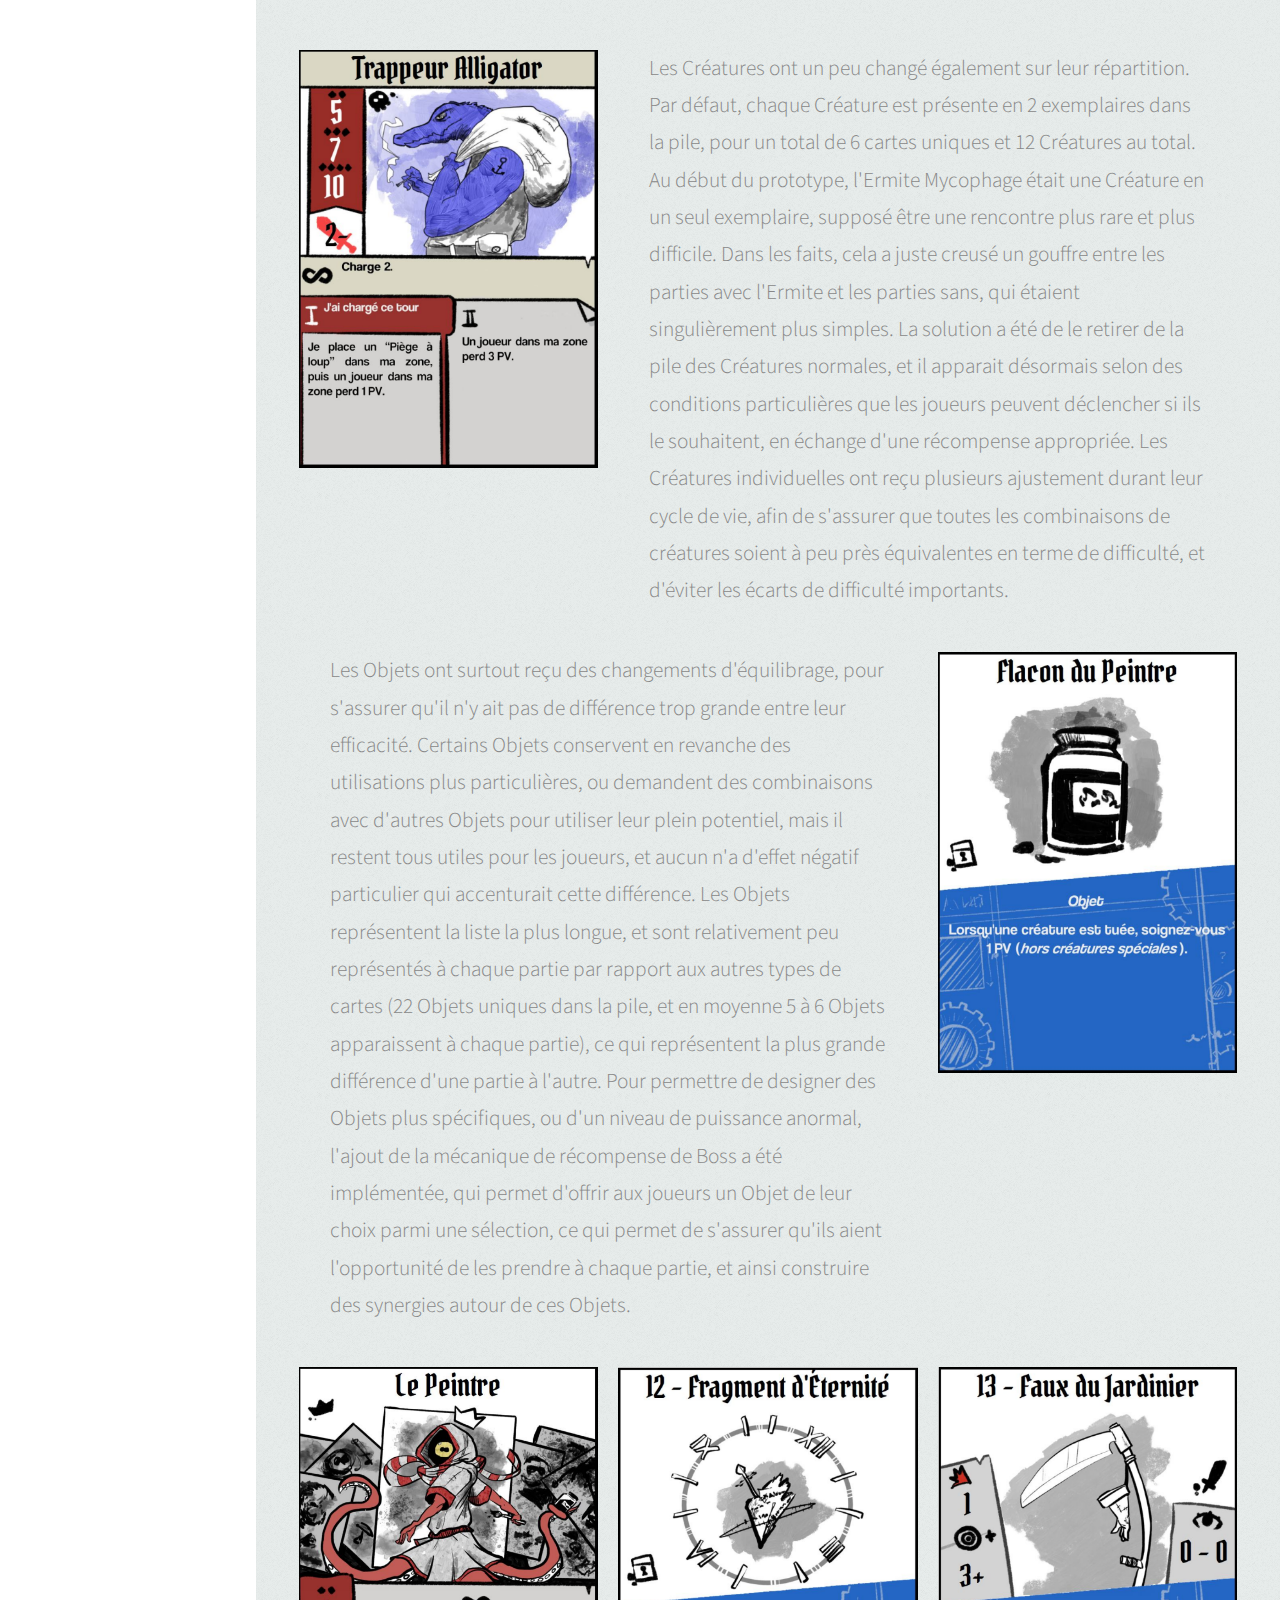
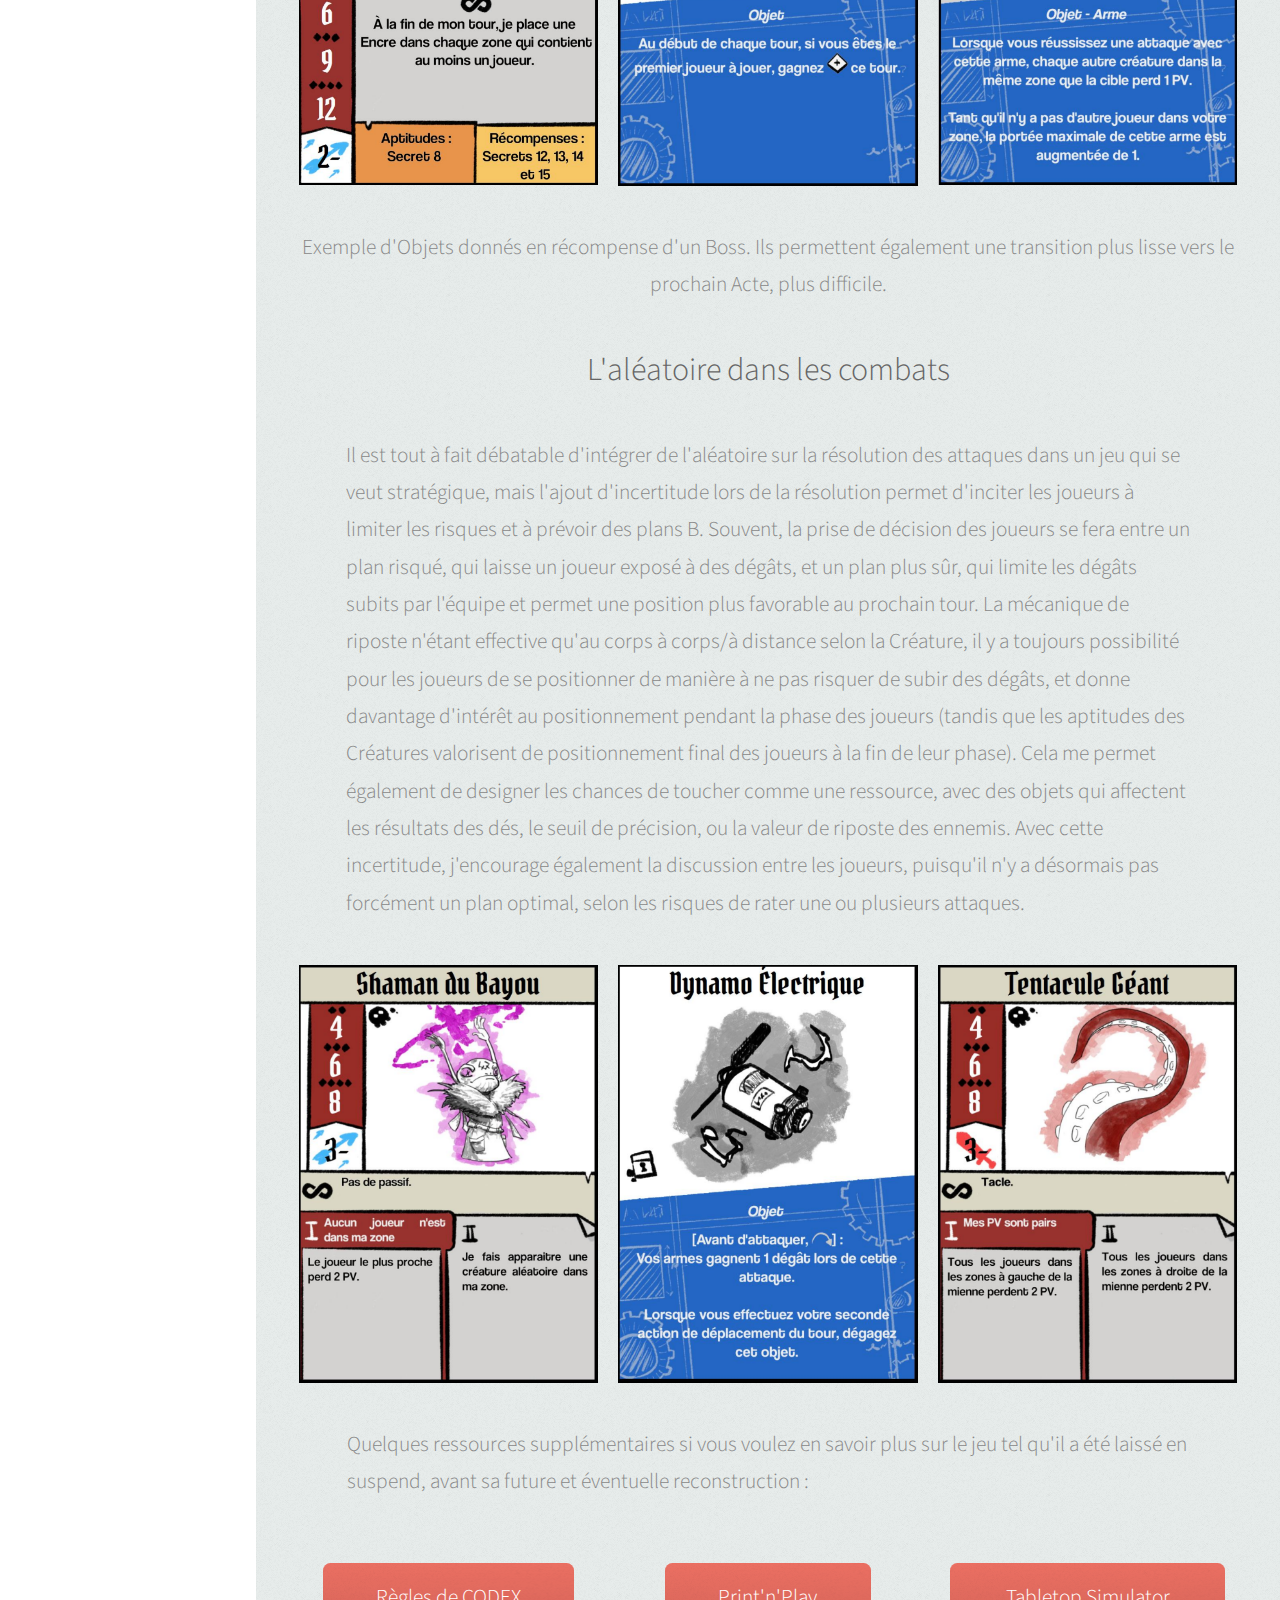
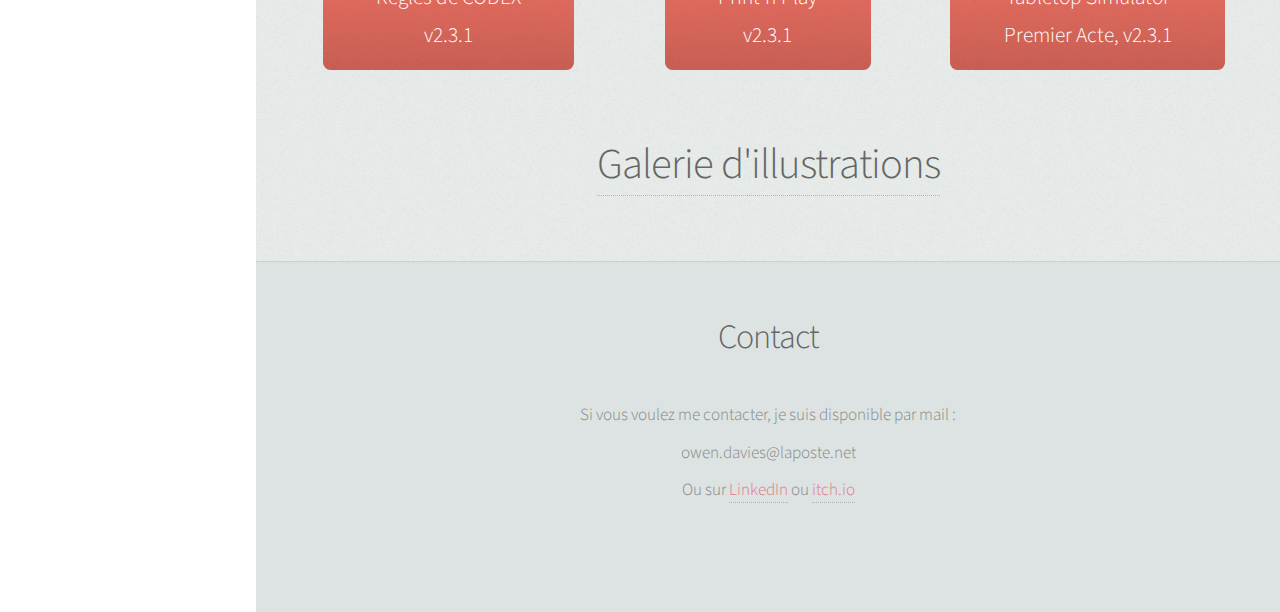
<file: codexblog.html>
<!DOCTYPE HTML>
<!--
	Prologue by HTML5 UP
	html5up.net | @ajlkn
	Free for personal and commercial use under the CCA 3.0 license (html5up.net/license)
-->
<html>
	<head>
		<title>Owen Davies</title>
		<meta charset="utf-8" />
		<meta name="viewport" content="width=device-width, initial-scale=1, user-scalable=no" />
		<link rel="stylesheet" href="assets/css/main.css" />
	</head>
	<body class="is-preload">

		<!-- Header -->
			<div id="header">

				<div class="top">

					<!-- Logo -->
						<div id="logo">
							<span class="image avatar48"><img src="images/avatar.jpg" alt="" /></span>
							<h1 id="title">Owen Davies</h1>
							<p>Game Design</p>
						</div>

					<!-- Nav -->
						<nav id="nav">
							<ul>
								<li><a href="index.html#top" id="top-link"><span class="icon solid fa-home">Intro</span></a></li>
								<li><a href="index.html#portfolio" id="portfolio-link"><span class="icon solid fa-th">Portfolio</span></a></li>
								<li><a href="index.html#about" id="about-link"><span class="icon solid fa-user">Compétences</span></a></li>
								<li><a href="index.html#contact" id="contact-link"><span class="icon solid fa-envelope">Contact</span></a></li>
							</ul>
						</nav>

				</div>

				<div class="bottom">

					<!-- Social Icons -->
						<ul class="icons">
							<li><a href="https://scaelin.itch.io/" class="icon brands fa-itch-io"><span class="label">itch.io</span></a></li>
							<li><a href="https://www.linkedin.com/in/owen-davies-36aaa01a2/" class="icon brands fa-linkedin"><span class="label">LinkedIn</span></a></li>
							<li><a href="index.html#contact" class="icon solid fa-envelope"><span class="label">Email</span></a></li>
						</ul>

				</div>

			</div>

		<!-- Main -->
			<div id="main">

				<!-- Intro -->
					<section id="top" class="one dark cover">
						<div class="container">

							<header>
								<h2 class="alt">CODEX : Post mortem de prototype</h2>
							</header>

						</div>
					</section>

					<section id="about" class="two">
						<div class="container">
							<div class="row">
								<p class="sidecont">
									J'ai travaillé sur CODEX pendant environ un an, et le but était d'en faire une lettre d'amour au genre roguelike sous forme de jeu de société. Les piliers fondamentaux du jeu étaient les suivants : avoir un jeu rejouable, challengeant, tactique, coopératif, et relativement rapide. Au fil des versions, ces différents critères de réussites ont tous été atteints, à l'exception de la rapidité, qui a constamment posé problème tout au long du développement. Bien que je pense qu'il existe des solutions qui permettraient d'allier tous ces critères, je met pour le moment le projet de côté, car je considère qu'il me faudrait revoir en profondeur une grosse partie du jeu tel qu'il est actuellement. Les pistes d'évolution sont les suivantes :
								</p>
								<div class="col-4 col-12-mobile">
									- Réduire la complexité des créatures à combattre, et ainsi faciliter et accélérer leur compréhension et la plannification des joueurs (réduit le temps de jeu, mais réduit la profondeur tactique)
								</div>
								<div class="col-4 col-12-mobile">
									- Condenser l'expérience globale ajustant la structure, une partie serait un seul acte (réduit le temps pour une session, mais pas pour une partie complète)
								</div>
								<div class="col-4 col-12-mobile">
									- Transformer le projet en jeu vidéo, pour automatiser la gestion des créatures (réduit beaucoup le temps de jeu, mais abandonne le support original pour un support potentiellement moins convivial)
								</div>
								<p class="sidecont">
									Le reste de cet article relate quelques leçons apprises et écrites lors du développement de CODEX, sur la gestion de l'aléatoire et sur le rythme de jeu, que je ne manquerais pas d'appliquer lorsque je reconstruirais le projet.
								</p>
							</div>
						</div>
					</section>


					<section id="about" class="three">
						<div class="container">

							<header>
								<h2>Une expérience compacte</h2>
							</header>
							<div class="row">				
								<div class="col-8 col-12-mobile">
									<p class="sidecont">Un des piliers de design de CODEX partait de ce postulat : j'apprécie les dungeon crawlers mais entre la mise en place et le temps de jeu, on se retrouve avec des sessions de jeu très longues, des et des jeux chers en raison d'un matériel important. Je souhaitais donc construire CODEX en opposition à cela, ce qui a motivé à limiter le matériel à des cartes et quelques dés (Le jeu final comportera 200 cartes et 8 dés), et à choisir une structure plus légère, permettant des parties plus rapides et/ou une "sauvegarde" simple de la partie pour la scinder en plusieurs sessions. J'avais donc rapidement la structure en trois Actes qui s'est mise en place, avec initialement deux Chapitres normaux, puis un Chapitre de Boss pour conclure chaque Acte. Il est assez simple de mettre de côté les Objets de chaque joueur et de faire une pause et ranger le jeu entre chaque Chapitre, donc cet objectif était assez simple. En revanche, j'ai largement sous-estimé la durée de jeu. En effet, environ 80% du temps de jeu réside dans les discussions entre les joueurs et leur plannification. On arrivait à un premier Acte à 4 joueurs qui se terminait en environ 2h, ce qui est au moins deux fois plus que ce que j'imaginais. 
									</p>
								</div>
								<div class="col-4 col-12-mobile">
									<img class="image featured" src="images/codexgame/fragmentdeternite.png" alt="" />
								</div>
							</div>

							<div class="row">	
								<div class="col-4 col-12-mobile">
									<img class="image featured" src="images/codexgame/maree.png" alt="" />
								</div>			
								<div class="col-8 col-12-mobile">
									<p class="sidecont">Une des raisons qui expliquait une telle différence avec l'estimation était la volonté d'optimisation des joueurs, qui profitaient de la présence du dernier ennemi de chaque Chapitre pour faire durer, et jouer avec son comportement pour le rendre inoffensif, pendant qu'ils se préparaient au Chapitre suivant en réalisant des échanges entre eux, ou des repos par exemple. J'ai tenté d'introduire une mécanique de "Marée" : Une carte Marée avançait progressivement à chaque tour, condamnant les Zones derrière les joueurs pour les pousser vers l'avant et empêcher ce genre de stratégie de fonctionner. Malheureusement, l'introduction de cette mécanique était problématique, puisqu'en réalité elle punissait davantage les équipes qui avaient des configurations complexes que les équipes qui étaient larges et avaient du temps pour réaliser des repos et des échanges de toute façon.
									</p>
								</div>
							</div>

							<div class="row">					
								<div class="col-8 col-12-mobile">
									<p class="sidecont">La mécanique de la Marée a donc été supprimée, et j'ai choisi d'aller dans le sens des joueurs, et d'officialiser une "phase libre", qui se déclenche lorsque les joueurs ont éliminé tous les ennemis de l'étage, dans laquelle ils ont des points d'action illimités, ce qui leur permet de boucler toute leur préparation en un tour de table et de ne pas être ralentis par le fonctionnement strict des tours de jeu. En réalité, j'ai surtout validé un comportement que certains joueurs faisaient déjà, incitant donc les joueurs qui perdaient du temps à faire de même, ce qui me permet d'écarter une partie désagréable de l'expérience de jeu et me concentrer sur les situations intéressantes de confrontation.
									</p>
								</div>
								<div class="col-4 col-12-mobile">
									<img class="image featured" src="images/codexgame/petitsablier.png" alt="" />
								</div>	
							</div>

							<p></p>
							<h3>Supprimer un Chapitre</h3>
							<p></p>

							<div class="row">	
								<div class="col-4 col-12-mobile">
									<img class="image featured" src="images/codexgame/cachesecrete.png" alt="" />
								</div>			
								<div class="col-8 col-12-mobile">
									<p class="sidecont">Au fur et à mesure des versions, je restais confronté au même problème : le jeu était toujours trop long par rapport aux objectifs que je m'étais fixé. En parallèle, j'étais confronté à un problème de rythme de jeu à plus petite échelle, dans la mesure où les deux premiers Chapitres présentaient virtuellement la même difficulté (étant construits sur les mêmes principes) tandis que les joueurs progressaient dans leurs puissance, avec les Objets qu'ils accumulaient. Cela avait comme conséquence d'avoir une courbe de difficulté globale qui baissait au deuxième Chapitre, le rendant moins intéressant que le premier en terme de challenge, ce qui était la source du problème de rythme évoqué. La solution a été assez radicale : supprimer le deuxième Chapitre complètement. Ainsi, les Actes passent de 3 à 2 Chapitres, et le dernier reste un Chapitre de Boss. Cela a, logiquement, réduit d'un tiers la durée de jeu, et on obtient maintenant une progression de difficulté en adéquation avec l'acquisition de nouveaux outils pour les joueurs, réglant deux problèmes en un. Le seul effet secondaire notable était que cela modifiait à la fois le nombre d'Objets acquis par les joueurs à chaque Acte, mais également les Objets disponibles pour les joueurs avant de combattre le Boss. Ces effets indésirables ont été réglés en ajustant les ratios de Zones pour réhausser la quantité d'Objets par Chapitre, et en utilisant des designs comme celui de la "Cache Secrète". Actuellement, la durée de jeu est descendue à des temps beaucoup plus satisfaisants, mais reste plus long avec davantage de joueurs, qui est un problème auquel je n'apporte actuellement pas de solution satisfaisante.</p>
								</div>
							</div>
						</div>
					</section>

				<!-- About Me -->
					<section id="about" class="four">
						<div class="container">

							<header>
								<h2>Un aléatoire à différentes échelles</h2>
							</header>

							<p class="sidecont">Un des aspects que CODEX emprunte aux Roguelikes est la génération procédurale, c'est à dire que chaque partie est différente puisque la mise en place va varier sur différents aspects. En l'occurence, lors de chaque partie de CODEX, les joueurs vous avoir un lot de Zones différentes à traverser, de Créatures à combattre, et d'Objets à récupérer. Lors de chaque Acte, un des deux Boss est également tiré au hasard pour garder la sortie. Tous ces tirages n'ont pas les mêmes probabilités, mais également pas le même impact sur la difficulté de l'expérience de jeu.</p>

							<div class="row">
								<div class="col-8 col-12-mobile">
									<p class="sidecont">Les Zones sont peut être le type de cartes qui a connu le plus de changement au cours du temps. Pendant les première versions, le nombre de Zones était fixe, tandis qu'il est désormais dépendant du nombre de joueurs. Comme la génération d'Objets est dépendante du tirage des Zones et de leur quantité, les effets des Zones ont dû être adaptés en conséquence. Un type de Zone qui a été écarté est le type "interaction" (comme la Chapelle ici). Ces Zones avaient des effets utilisables par les joueurs qui s'y trouvaient. Ce type de design s'est révélé problématique pour plusieurs raisons. D'abord, il créait une variance trop importante de difficulté entre les Chapitres avec ces Zones, et les Chapitre sans (sans compter l'impact du regain de Rations qui est normalement une ressource limitée, mais il s'agit davantage du cas de la Chapelle plus particulièrement). Ensuite, il ajoutait une surcouche de complexité au jeu qui rendait les situations globales difficiles à appréhender. En déplaçant la majorité de la complexité vers les Créatures, cela me permet de concentrer l'attention des joueurs sur le l'intérêt réel du jeu, et pas sur des systèmes annexes comme celui ci.</p>
								</div>
								<div class="col-4 col-12-mobile">
									<img class="image featured" src="images/codexgame/oldchapelle.png" alt="" />
									<p><i>Ancien design, les "Salles" sont devenues des "Zones"</i></p>
								</div>
							</div>

							<div class="row">
								<div class="col-8 col-12-mobile">
									<p class="sidecont">Certaines Zones permettent également d'accéder à des Objets spécifiques, des Secrets, ou des Boss intermédiaires. Ces Zones ne peuvent pas être présentes en plusieurs exemplaires, puisque les copies supplémentaires piochées lors d'une même partie n'auraient pas d'effet (un joueur ne peut pas gagner deux fois le même Objet précis). La solution a été de régler les ratios des autres Zones autour de ces Zones uniques, pour avoir un levier d'équilibrage sur leur taux d'apparition. Le nombre d'Objets qui apparaissent dépendant des Zones, il s'agit de la métrique que je surveillais lors de l'ajustement de ces ratios. Il était nécessaire de prévenir les cas de figures extrêmes, surtout le cas où aucun Objet n'apparait, la surapparition d'Objets est moins gênante car elle apporte au moins une expérience intéressante pour le joueur. Ainsi, l'ajout d'un Objet obligatoire sur la "Fin de Chapitre" (qui est obligatoirement présent) permet de garantir au moins un Objet par Chapitre, ou l'usage de Zones comme la "Place marchande", qui propose aux joueur de faire apparaitre un Objet si ils décident de faire aussi apparaitre une Créature supplémentaire, ajoutant une notion de prise de risque.</p>
								</div>
								<div class="col-4 col-12-mobile">
									<img class="image featured" src="images/codexgame/placecard.png" alt="" />
								</div>
							</div>

							<div class="row">
								<div class="col-4 col-12-mobile">
									<img class="image featured" src="images/codexgame/trappeurnew.png" alt="" />
								</div>
								<div class="col-8 col-12-mobile">
									<p class="sidecont">Les Créatures ont un peu changé également sur leur répartition. Par défaut, chaque Créature est présente en 2 exemplaires dans la pile, pour un total de 6 cartes uniques et 12 Créatures au total. Au début du prototype, l'Ermite Mycophage était une Créature en un seul exemplaire, supposé être une rencontre plus rare et plus difficile. Dans les faits, cela a juste creusé un gouffre entre les parties avec l'Ermite et les parties sans, qui étaient singulièrement plus simples. La solution a été de le retirer de la pile des Créatures normales, et il apparait désormais selon des conditions particulières que les joueurs peuvent déclencher si ils le souhaitent, en échange d'une récompense appropriée. Les Créatures individuelles ont reçu plusieurs ajustement durant leur cycle de vie, afin de s'assurer que toutes les combinaisons de créatures soient à peu près équivalentes en terme de difficulté, et d'éviter les écarts de difficulté importants.</p>
								</div>
							</div>

							<div class="row">
								<div class="col-8 col-12-mobile">
									<p class="sidecont">Les Objets ont surtout reçu des changements d'équilibrage, pour s'assurer qu'il n'y ait pas de différence trop grande entre leur efficacité. Certains Objets conservent en revanche des utilisations plus particulières, ou demandent des combinaisons avec d'autres Objets pour utiliser leur plein potentiel, mais il restent tous utiles pour les joueurs, et aucun n'a d'effet négatif particulier qui accenturait cette différence. Les Objets représentent la liste la plus longue, et sont relativement peu représentés à chaque partie par rapport aux autres types de cartes (22 Objets uniques dans la pile, et en moyenne 5 à 6 Objets apparaissent à chaque partie), ce qui représentent la plus grande différence d'une partie à l'autre. Pour permettre de designer des Objets plus spécifiques, ou d'un niveau de puissance anormal, l'ajout de la mécanique de récompense de Boss a été implémentée, qui permet d'offrir aux joueurs un Objet de leur choix parmi une sélection, ce qui permet de s'assurer qu'ils aient l'opportunité de les prendre à chaque partie, et ainsi construire des synergies autour de ces Objets.</p>
								</div>
								<div class="col-4 col-12-mobile">
									<img class="image featured" src="images/codexgame/flacon.png" alt="" />
								</div>
							</div>

							<div class="row">
								<div class="col-4 col-12-mobile">
									<img class="image featured" src="images/codexgame/peintrecard.png" alt="" />
								</div>
								<div class="col-4 col-12-mobile">
									<img class="image featured" src="images/codexgame/fragment.png" alt="" />
								</div>
								<div class="col-4 col-12-mobile">
									<img class="image featured" src="images/codexgame/faux.png" alt="" />
								</div>
							</div>
							<p>Exemple d'Objets donnés en récompense d'un Boss. Ils permettent également une transition plus lisse vers le prochain Acte, plus difficile.</p>

							<p></p>
							<h3>L'aléatoire dans les combats</h3>
							<p></p>

							<p class="sidecont">Il est tout à fait débatable d'intégrer de l'aléatoire sur la résolution des attaques dans un jeu qui se veut stratégique, mais l'ajout d'incertitude lors de la résolution permet d'inciter les joueurs à limiter les risques et à prévoir des plans B. Souvent, la prise de décision des joueurs se fera entre un plan risqué, qui laisse un joueur exposé à des dégâts, et un plan plus sûr, qui limite les dégâts subits par l'équipe et permet une position plus favorable au prochain tour. La mécanique de riposte n'étant effective qu'au corps à corps/à distance selon la Créature, il y a toujours possibilité pour les joueurs de se positionner de manière à ne pas risquer de subir des dégâts, et donne davantage d'intérêt au positionnement pendant la phase des joueurs (tandis que les aptitudes des Créatures valorisent de positionnement final des joueurs à la fin de leur phase). Cela me permet également de designer les chances de toucher comme une ressource, avec des objets qui affectent les résultats des dés, le seuil de précision, ou la valeur de riposte des ennemis. Avec cette incertitude, j'encourage également la discussion entre les joueurs, puisqu'il n'y a désormais pas forcément un plan optimal, selon les risques de rater une ou plusieurs attaques.</p>

							<div class="row">
								<div class="col-4 col-12-mobile">
									<img class="image featured" src="images/codexgame/bayou.png" alt="" />
								</div>
								<div class="col-4 col-12-mobile">
									<img class="image featured" src="images/codexgame/dynamo.png" alt="" />
								</div>
								<div class="col-4 col-12-mobile">
									<img class="image featured" src="images/codexgame/tentacule.png" alt="" />
								</div>
							</div>
							<div class="row">
								<p class="sidecont">
									Quelques ressources supplémentaires si vous voulez en savoir plus sur le jeu tel qu'il a été laissé en suspend, avant sa future et éventuelle reconstruction :
								</p>

								<div class="col-4 col-12-mobile">
									<a href="dl/CODEX - Règles du jeu.pdf" download class="button">Règles de CODEX<br>v2.3.1</a>
								</div>
								<div class="col-4 col-12-mobile">
									<a href="dl/PrintNPlay - CODEX.zip" download class="button">Print'n'Play<br>v2.3.1</a>
								</div>
								<div class="col-4 col-12-mobile">
									<a href="https://steamcommunity.com/sharedfiles/filedetails/?id=2724748444" class="button">Tabletop Simulator<br>Premier Acte, v2.3.1</a>
								</div>
								<p></p>
							</div>
							<h2>
								<a href="codexgalerie.html">Galerie d'illustrations</a>
							</h2>
						</div>
					</section>

				

			</div>

		<!-- Footer -->
			<div id="footer">

				<!-- Contact -->
				<section id="contact" class="four">
					<div class="container">

						<header>
							<h2>Contact</h2>
						</header>

						<p>Si vous voulez me contacter, je suis disponible par mail :
							<br />
							owen.davies@laposte.net
							<br />
							Ou sur <a href="https://www.linkedin.com/in/owen-davies-36aaa01a2/">LinkedIn</a> ou <a href="https://scaelin.itch.io/">itch.io</a>
						</p>

					</div>
				</section>
			</div>

		<!-- Scripts -->
			<script src="assets/js/jquery.min.js"></script>
			<script src="assets/js/jquery.scrolly.min.js"></script>
			<script src="assets/js/jquery.scrollex.min.js"></script>
			<script src="assets/js/browser.min.js"></script>
			<script src="assets/js/breakpoints.min.js"></script>
			<script src="assets/js/util.js"></script>
			<script src="assets/js/main.js"></script>

	</body>
</html>
</file>
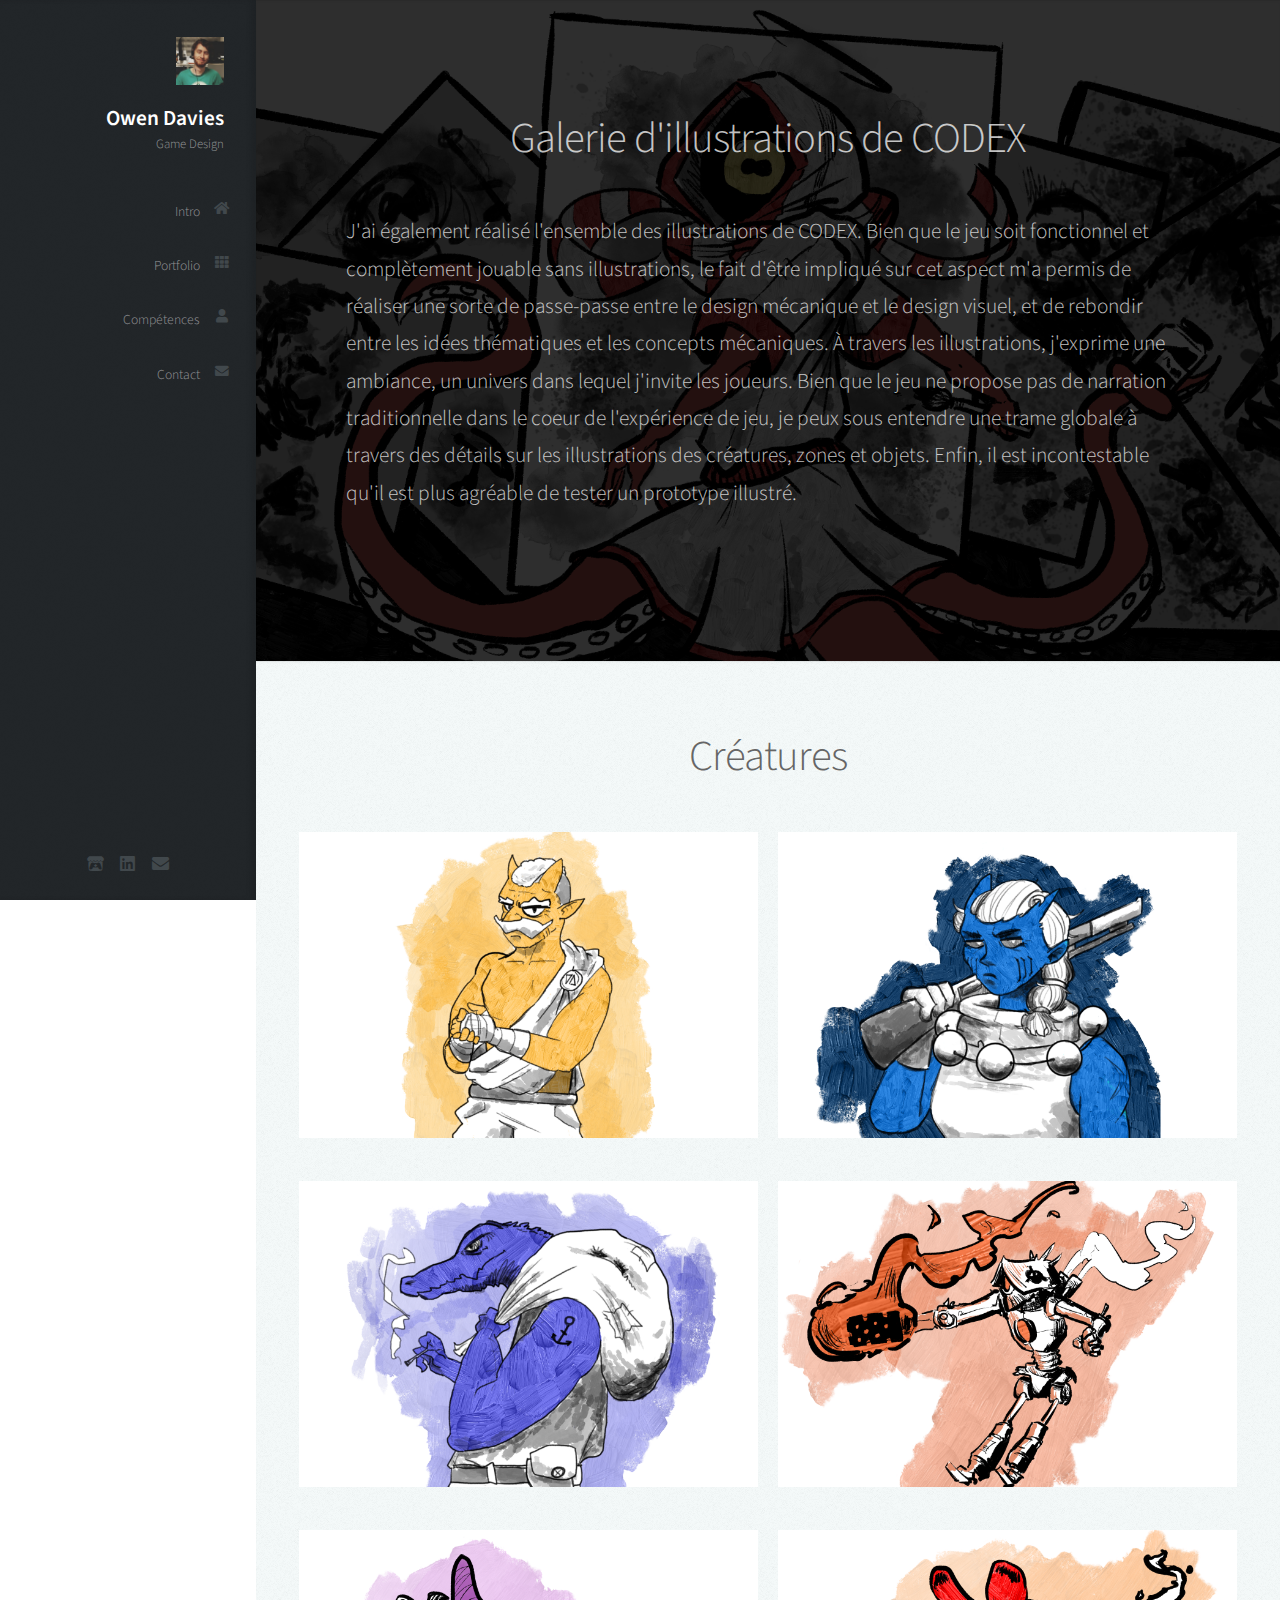
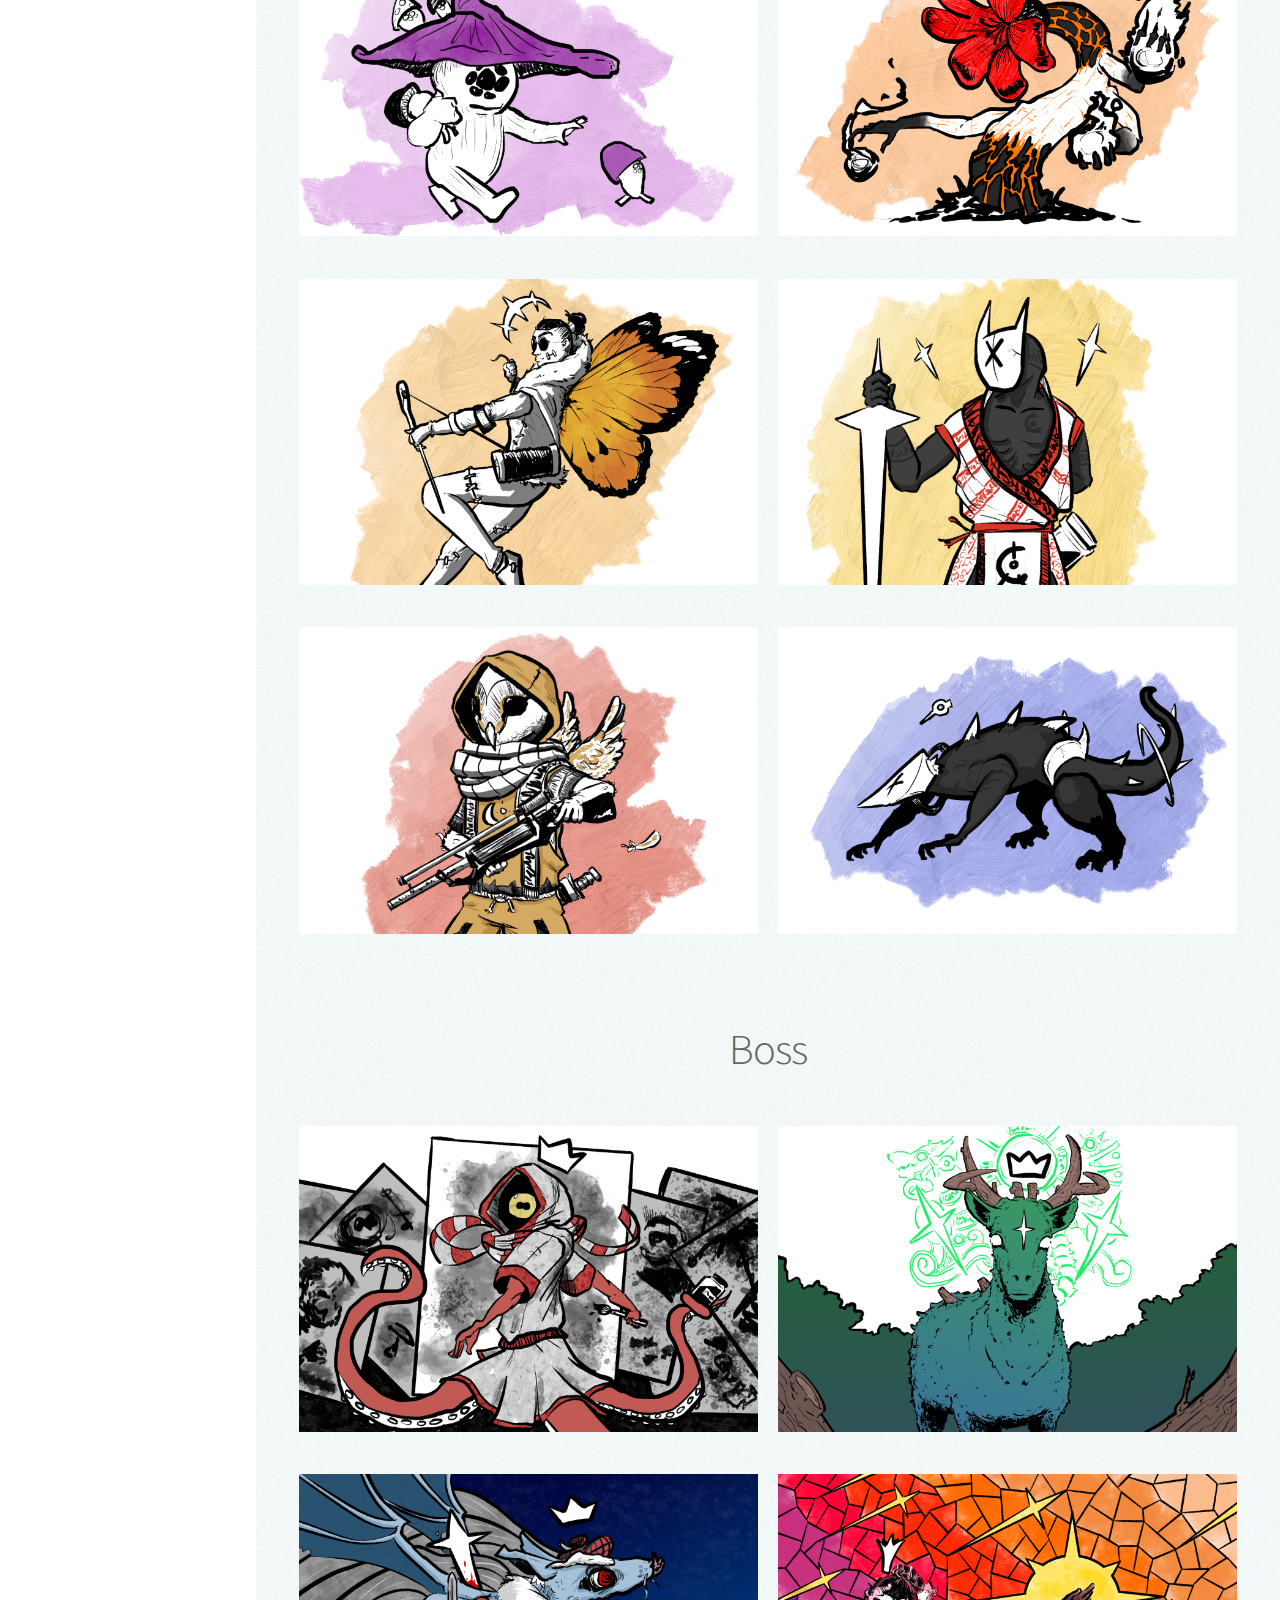
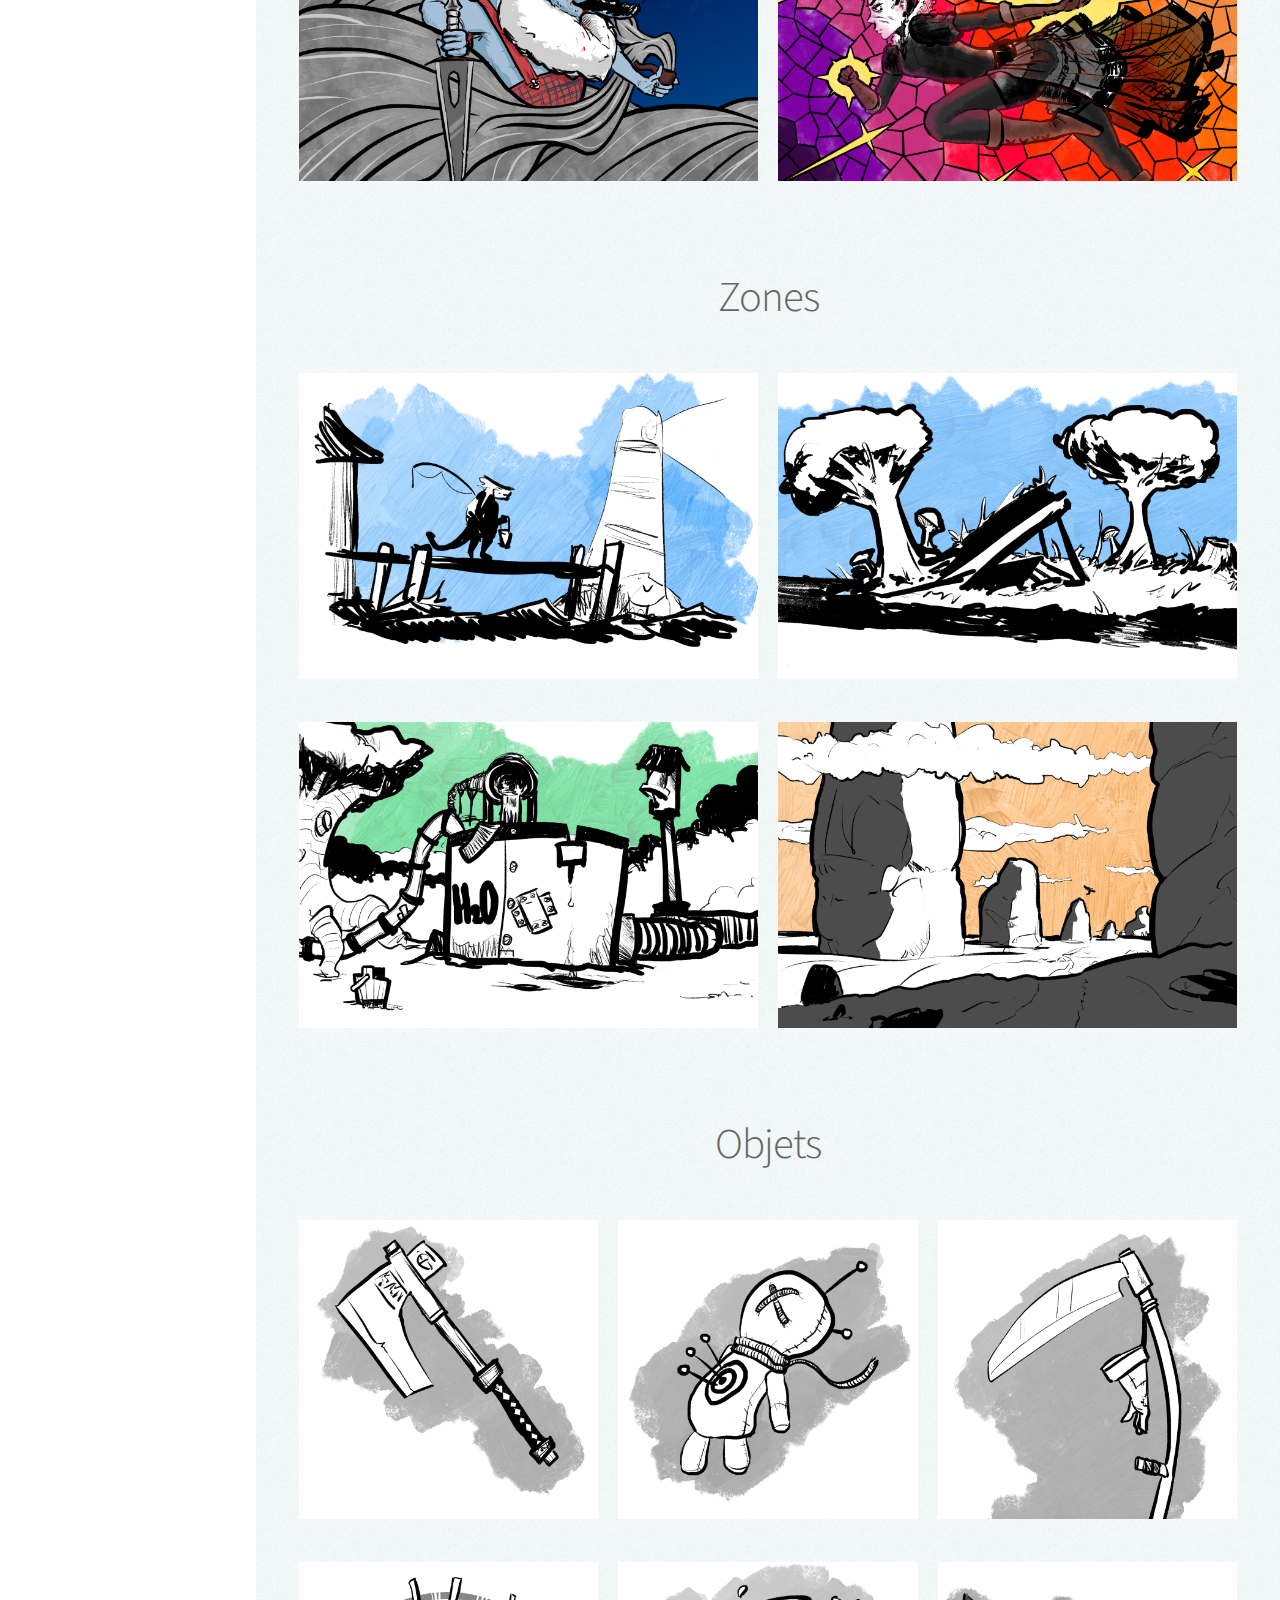
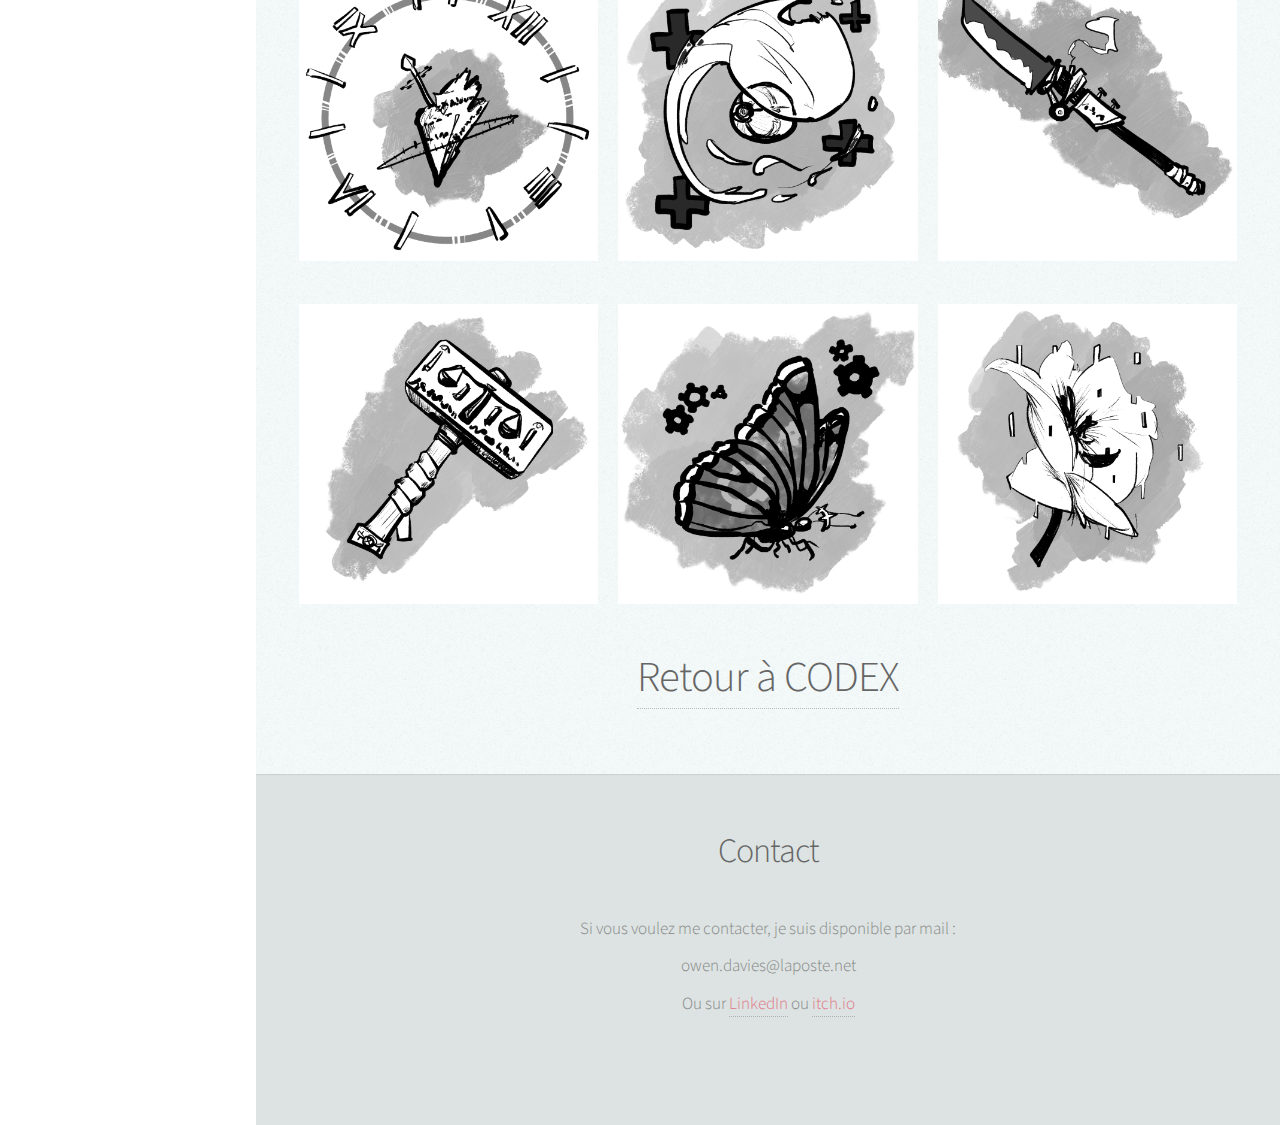
<file: codexgalerie.html>
<!DOCTYPE HTML>
<!--
	Prologue by HTML5 UP
	html5up.net | @ajlkn
	Free for personal and commercial use under the CCA 3.0 license (html5up.net/license)
-->
<html>
	<head>
		<title>Owen Davies</title>
		<meta charset="utf-8" />
		<meta name="viewport" content="width=device-width, initial-scale=1, user-scalable=no" />
		<link rel="stylesheet" href="assets/css/main.css" />
	</head>
	<body class="is-preload">

		<!-- Header -->
			<div id="header">

				<div class="top">

					<!-- Logo -->
						<div id="logo">
							<span class="image avatar48"><img src="images/avatar.jpg" alt="" /></span>
							<h1 id="title">Owen Davies</h1>
							<p>Game Design</p>
						</div>

					<!-- Nav -->
						<nav id="nav">
							<ul>
								<li><a href="index.html#top" id="top-link"><span class="icon solid fa-home">Intro</span></a></li>
								<li><a href="index.html#portfolio" id="portfolio-link"><span class="icon solid fa-th">Portfolio</span></a></li>
								<li><a href="index.html#about" id="about-link"><span class="icon solid fa-user">Compétences</span></a></li>
								<li><a href="index.html#contact" id="contact-link"><span class="icon solid fa-envelope">Contact</span></a></li>
							</ul>
						</nav>

				</div>

				<div class="bottom">

					<!-- Social Icons -->
						<ul class="icons">
							<li><a href="https://scaelin.itch.io/" class="icon brands fa-itch-io"><span class="label">itch.io</span></a></li>
							<li><a href="https://www.linkedin.com/in/owen-davies-36aaa01a2/" class="icon brands fa-linkedin"><span class="label">LinkedIn</span></a></li>
							<li><a href="index.html#contact" class="icon solid fa-envelope"><span class="label">Email</span></a></li>
						</ul>

				</div>

			</div>

		<!-- Main -->
			<div id="main">

				<!-- Intro -->
					<section id="top" class="one dark cover">
						<div class="container">

							<header>
								<h2 class="alt">Galerie d'illustrations de CODEX</h2>
							</header>
							<div class="col-12 col-12-mobile">
							<p class="sidecont">J'ai également réalisé l'ensemble des illustrations de CODEX. Bien que le jeu soit fonctionnel et complètement jouable sans illustrations, le fait d'être impliqué sur cet aspect m'a permis de réaliser une sorte de passe-passe entre le design mécanique et le design visuel, et de rebondir entre les idées thématiques et les concepts mécaniques. À travers les illustrations, j'exprime une ambiance, un univers dans lequel j'invite les joueurs. Bien que le jeu ne propose pas de narration traditionnelle dans le coeur de l'expérience de jeu, je peux sous entendre une trame globale à travers des détails sur les illustrations des créatures, zones et objets. Enfin, il est incontestable qu'il est plus agréable de tester un prototype illustré.</p>
						</div>

						</div>
					</section>

				

				<!-- About Me -->
					<section id="about" class="two">
						<div class="container">

							<h2>Créatures</h2>
							<p></p>

							<div class="row">
								<div class="col-6 col-12-mobile">
									<img class="image featured" src="images/codexgame/bagarreurdelacrique.png" alt="" />
								</div>
								<div class="col-6 col-12-mobile">
									<img class="image featured" src="images/codexgame/trithon.png" alt="" />
								</div>
							</div>

							<div class="row">
								<div class="col-6 col-12-mobile">
									<img class="image featured" src="images/codexgame/trappeur.png" alt="" />
								</div>
								<div class="col-6 col-12-mobile">
									<img class="image featured" src="images/codexgame/crachesuie.png" alt="" />
								</div>
							</div>

							<div class="row">
								<div class="col-6 col-12-mobile">
									<img class="image featured" src="images/codexgame/fungiproliferus.png" alt="" />
								</div>
								<div class="col-6 col-12-mobile">
									<img class="image featured" src="images/codexgame/dracoamaryllis.png" alt="" />
								</div>
							</div>

							<div class="row">
								<div class="col-6 col-12-mobile">
									<img class="image featured" src="images/codexgame/suturreurchronyx.png" alt="" />
								</div>
								<div class="col-6 col-12-mobile">
									<img class="image featured" src="images/codexgame/legionnairedencre.png" alt="" />
								</div>
							</div>

							<div class="row">
								<div class="col-6 col-12-mobile">
									<img class="image featured" src="images/codexgame/herautdelachasse.png" alt="" />
								</div>
								<div class="col-6 col-12-mobile">
									<img class="image featured" src="images/codexgame/pisteurdeguerre.png" alt="" />
								</div>
							</div>

							<p></p>
							<h2>Boss</h2>
							<p></p>

							<div class="row">
								<div class="col-6 col-12-mobile">
									<img class="image featured" src="images/codexgame/peintre.png" alt="" />
								</div>
								<div class="col-6 col-12-mobile">
									<img class="image featured" src="images/codexgame/axiome.png" alt="" />
								</div>
							</div>

							<div class="row">
								<div class="col-6 col-12-mobile">
									<img class="image featured" src="images/codexgame/baron.png" alt="" />
								</div>
								<div class="col-6 col-12-mobile">
									<img class="image featured" src="images/codexgame/conqueror.png" alt="" />
								</div>
							</div>

							<p></p>
							<h2>Zones</h2>
							<p></p>

							<div class="row">
								<div class="col-6 col-12-mobile">
									<img class="image featured" src="images/codexgame/docks.png" alt="" />
								</div>
								<div class="col-6 col-12-mobile">
									<img class="image featured" src="images/codexgame/cache.png" alt="" />
								</div>
							</div>

							<div class="row">
								<div class="col-6 col-12-mobile">
									<img class="image featured" src="images/codexgame/reservoirdeau.png" alt="" />
								</div>
								<div class="col-6 col-12-mobile">
									<img class="image featured" src="images/codexgame/genericAct3.png" alt="" />
								</div>
							</div>

							<p></p>
							<h2>Objets</h2>
							<p></p>

							<div class="row">
								<div class="col-4 col-12-mobile">
									<img class="image featured" src="images/codexgame/hachedistinguee.png" alt="" />
								</div>
								<div class="col-4 col-12-mobile">
									<img class="image featured" src="images/codexgame/effigiemaudite.png" alt="" />
								</div>
								<div class="col-4 col-12-mobile">
									<img class="image featured" src="images/codexgame/fauxdujardinier.png" alt="" />
								</div>
							</div>

							<div class="row">
								<div class="col-4 col-12-mobile">
									<img class="image featured" src="images/codexgame/fragmentdeternite.png" alt="" />
								</div>
								<div class="col-4 col-12-mobile">
									<img class="image featured" src="images/codexgame/hydroregenerateur.png" alt="" />
								</div>
								<div class="col-4 col-12-mobile">
									<img class="image featured" src="images/codexgame/lanceapiston.png" alt="" />
								</div>
							</div>

							<div class="row">
								<div class="col-4 col-12-mobile">
									<img class="image featured" src="images/codexgame/legaliseur.png" alt="" />
								</div>
								<div class="col-4 col-12-mobile">
									<img class="image featured" src="images/codexgame/chronyximperial.png" alt="" />
								</div>
								<div class="col-4 col-12-mobile">
									<img class="image featured" src="images/codexgame/orchideespectrale.png" alt="" />
								</div>
							</div>
						</div>

						<h2><a href="codexblog.html">Retour à CODEX</a></h2>
					</section>
			</div>

		<!-- Footer -->
			<div id="footer">

				<!-- Contact -->
				<section id="contact" class="four">
					<div class="container">

						<header>
							<h2>Contact</h2>
						</header>

						<p>Si vous voulez me contacter, je suis disponible par mail :
							<br />
							owen.davies@laposte.net
							<br />
							Ou sur <a href="https://www.linkedin.com/in/owen-davies-36aaa01a2/">LinkedIn</a> ou <a href="https://scaelin.itch.io/">itch.io</a>
						</p>

					</div>
				</section>
			</div>

		<!-- Scripts -->
			<script src="assets/js/jquery.min.js"></script>
			<script src="assets/js/jquery.scrolly.min.js"></script>
			<script src="assets/js/jquery.scrollex.min.js"></script>
			<script src="assets/js/browser.min.js"></script>
			<script src="assets/js/breakpoints.min.js"></script>
			<script src="assets/js/util.js"></script>
			<script src="assets/js/main.js"></script>

	</body>
</html>
</file>
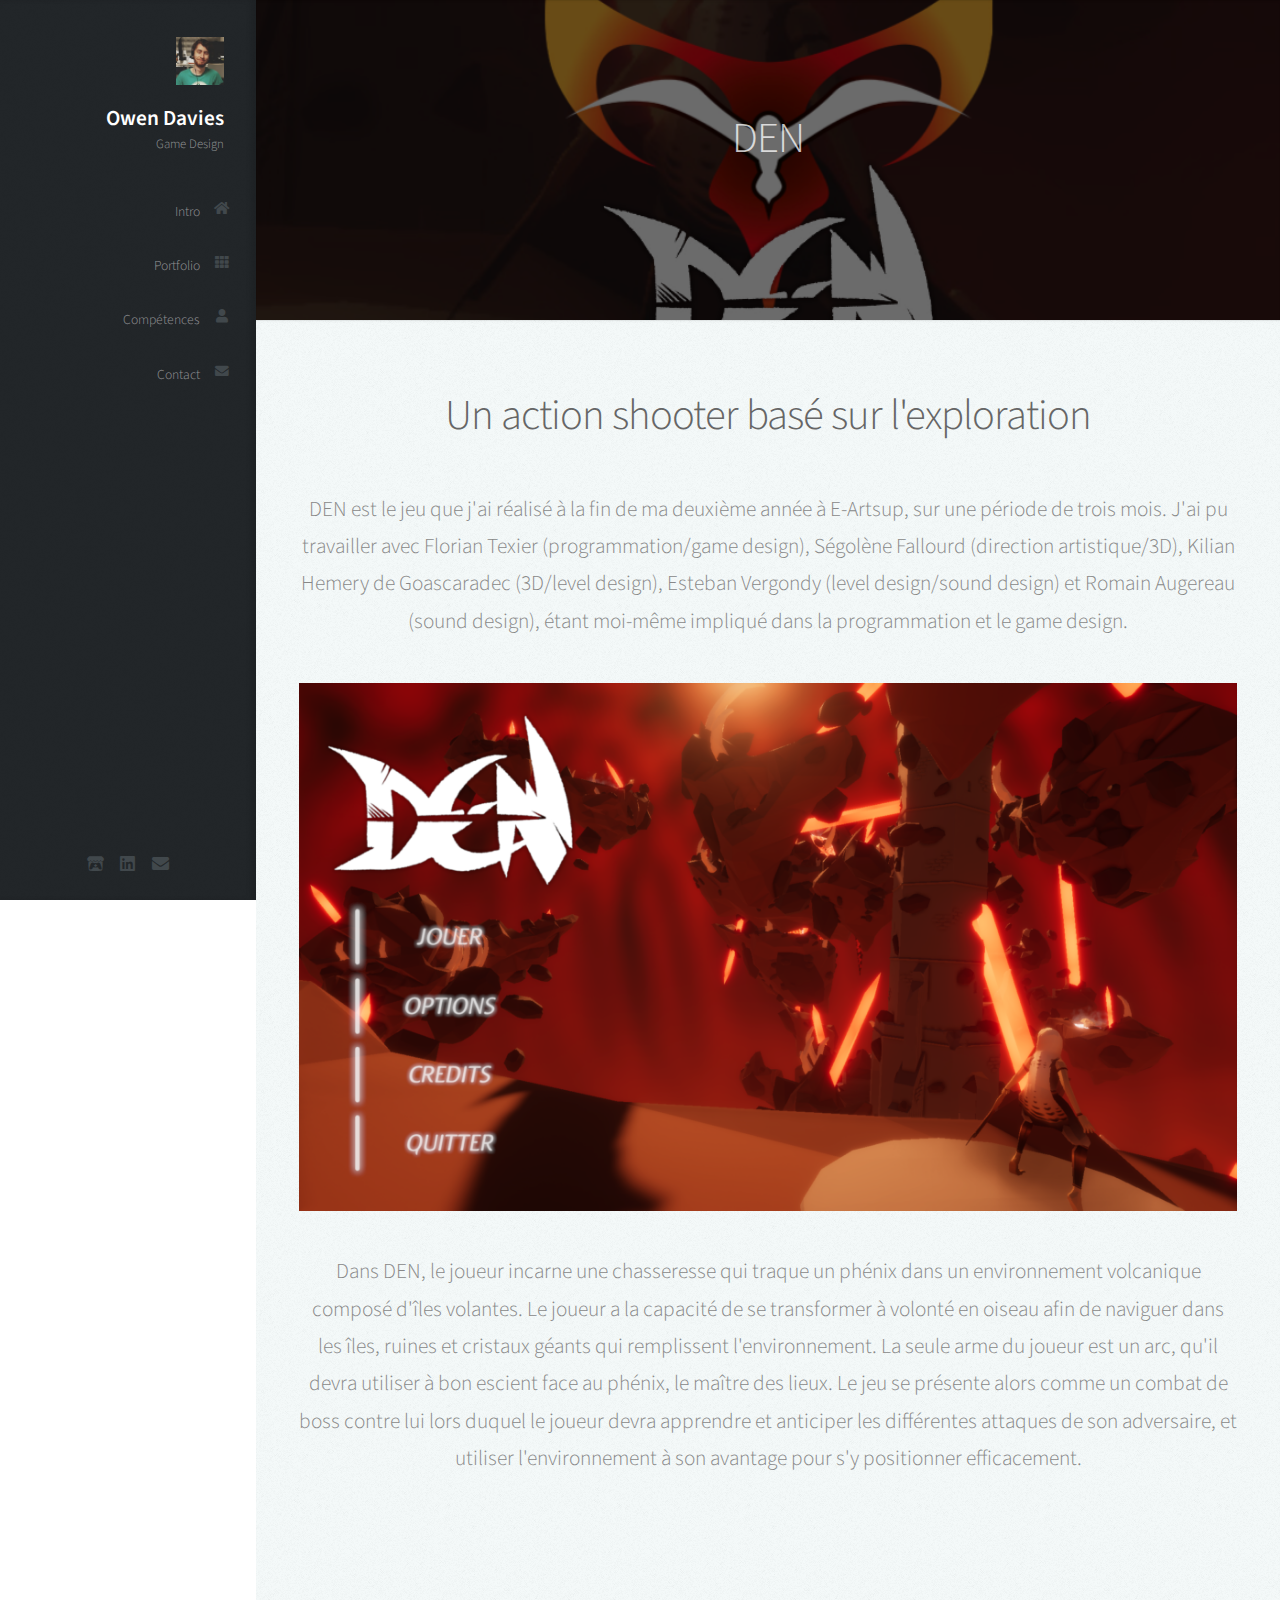
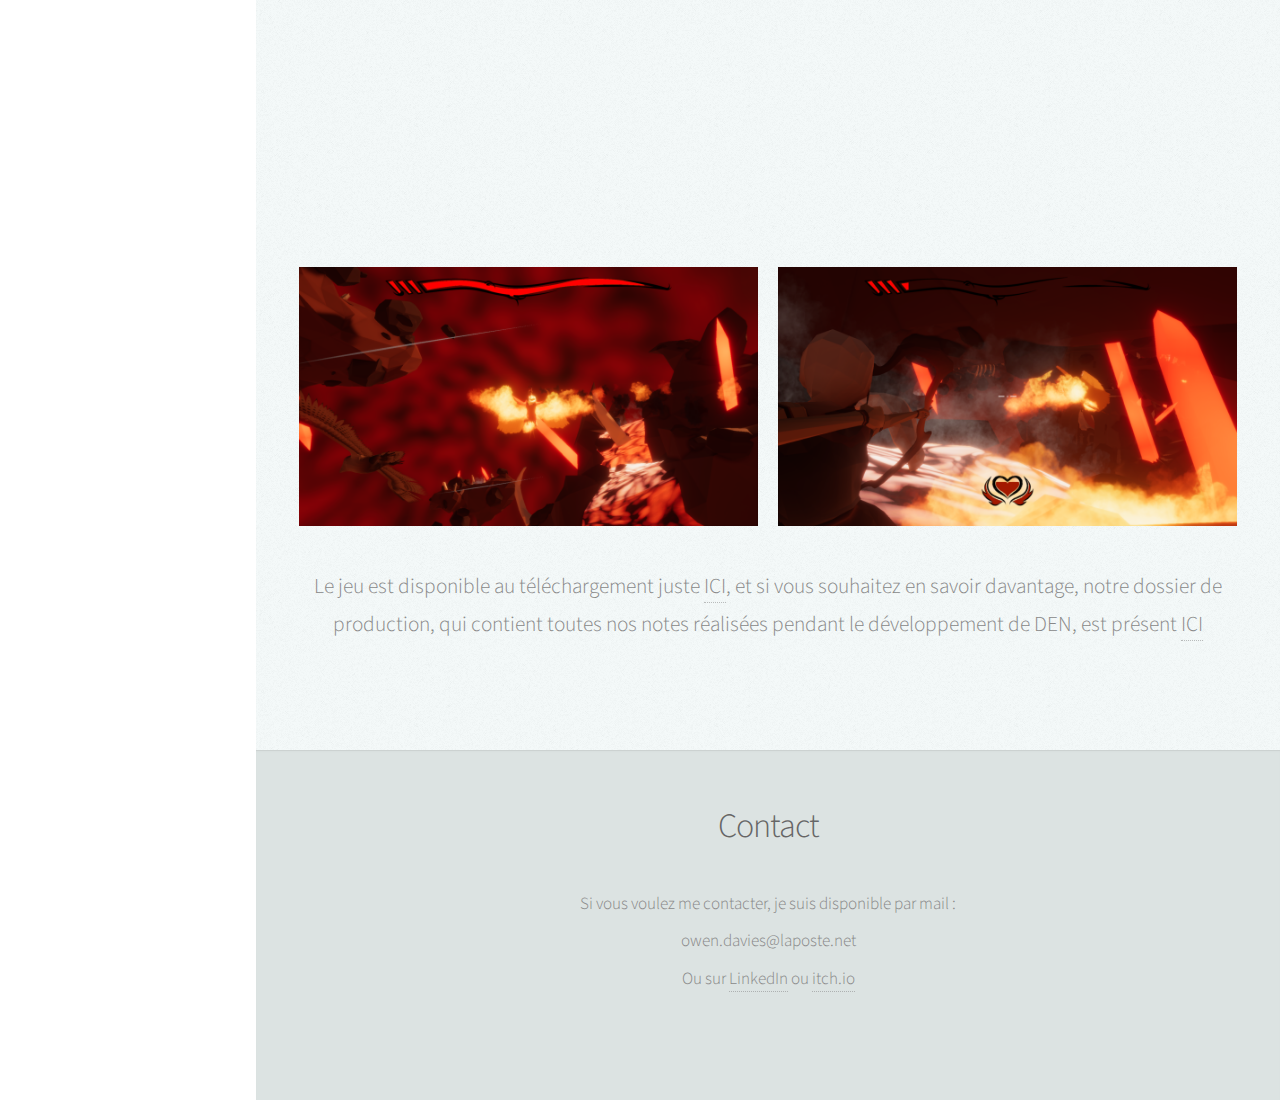
<file: den.html>
<!DOCTYPE HTML>
<!--
	Prologue by HTML5 UP
	html5up.net | @ajlkn
	Free for personal and commercial use under the CCA 3.0 license (html5up.net/license)
-->
<html>
	<head>
		<title>Owen Davies</title>
		<meta charset="utf-8" />
		<meta name="viewport" content="width=device-width, initial-scale=1, user-scalable=no" />
		<link rel="stylesheet" href="assets/css/drawings.css" />
	</head>
	<body class="is-preload">

		<!-- Header -->
			<div id="header">

				<div class="top">

					<!-- Logo -->
						<div id="logo">
							<span class="image avatar48"><img src="images/avatar.jpg" alt="" /></span>
							<h1 id="title">Owen Davies</h1>
							<p>Game Design</p>
						</div>

					<!-- Nav -->
						<nav id="nav">
							<ul>
								<li><a href="index.html#top" id="top-link"><span class="icon solid fa-home">Intro</span></a></li>
								<li><a href="index.html#portfolio" id="portfolio-link"><span class="icon solid fa-th">Portfolio</span></a></li>
								<li><a href="index.html#about" id="about-link"><span class="icon solid fa-user">Compétences</span></a></li>
								<li><a href="index.html#contact" id="contact-link"><span class="icon solid fa-envelope">Contact</span></a></li>
							</ul>
						</nav>

				</div>

				<div class="bottom">

					<!-- Social Icons -->
						<ul class="icons">
							<li><a href="https://scaelin.itch.io/" class="icon brands fa-itch-io"><span class="label">itch.io</span></a></li>
							<li><a href="https://www.linkedin.com/in/owen-davies-36aaa01a2/" class="icon brands fa-linkedin"><span class="label">LinkedIn</span></a></li>
							<li><a href="index.html#contact" class="icon solid fa-envelope"><span class="label">Email</span></a></li>
						</ul>

				</div>

			</div>

		<!-- Main -->
			<div id="main">

				<!-- Intro -->
					<section id="top" class="one dark cover">
						<div class="container">

							<header>
								<h2 class="alt">DEN</h2>
							</header>

						</div>
					</section>

				

				<!-- About Me -->
					<section id="about" class="two">
						<div class="container">

							<header>
								<h2>Un action shooter basé sur l'exploration</h2>
							</header>
							<p>DEN est le jeu que j'ai réalisé à la fin de ma deuxième année à E-Artsup, sur une période de trois mois. J'ai pu travailler avec Florian Texier (programmation/game design), Ségolène Fallourd (direction artistique/3D), Kilian Hemery de Goascaradec (3D/level design), Esteban Vergondy (level design/sound design) et Romain Augereau (sound design), étant moi-même impliqué dans la programmation et le game design. </p>


							<div class="row">
								<div class="col-12 col-12-mobile">
									<img class="image featured" src="images/den/den1.png" alt="" />
								</div>
							</div>

							<p>Dans DEN, le joueur incarne une chasseresse qui traque un phénix dans un environnement volcanique composé d'îles volantes. Le joueur a la capacité de se transformer à volonté en oiseau afin de naviguer dans les îles, ruines et cristaux géants qui remplissent l'environnement. La seule arme du joueur est un arc, qu'il devra utiliser à bon escient face au phénix, le maître des lieux. Le jeu se présente alors comme un combat de boss contre lui lors duquel le joueur devra apprendre et anticiper les différentes attaques de son adversaire, et utiliser l'environnement à son avantage pour s'y positionner efficacement.
							</p>



							<div class="row">
								<div class="col-12 col-12-mobile">
									<iframe width="560" height="315" src="https://www.youtube.com/embed/LShS5oPK6wQ" frameborder="0" allow="accelerometer; autoplay; clipboard-write; encrypted-media; gyroscope; picture-in-picture" allowfullscreen></iframe>
									
								</div>
								<div class="col-6 col-12-mobile">
									<img class="image featured" src="images/den/den2.png" alt="" />
								</div>
								<div class="col-6 col-12-mobile">
									<img class="image featured" src="images/den/den3.png" alt="" />
								</div>
							</div>

							<p>
								Le jeu est disponible au téléchargement juste <a href="http://www.mediafire.com/file/ev064f6oidwy1sx/Den-1.1.7.T0.zip/file">ICI</a>, et si vous souhaitez en savoir davantage, notre dossier de production, qui contient toutes nos notes réalisées pendant le développement de DEN, est présent <a href="http://texierflorian.fr/wp-content/uploads/2020/07/Den-DossierDeProduction.pdf">ICI</a> 
							</p>


						</div>
					</section>

				

			</div>

		<!-- Footer -->
			<div id="footer">

				<!-- Contact -->
				<section id="contact" class="four">
					<div class="container">

						<header>
							<h2>Contact</h2>
						</header>

						<p>Si vous voulez me contacter, je suis disponible par mail :
							<br />
							owen.davies@laposte.net
							<br />
							Ou sur <a href="https://www.linkedin.com/in/owen-davies-36aaa01a2/">LinkedIn</a> ou <a href="https://scaelin.itch.io/">itch.io</a>
						</p>

					</div>
				</section>
			</div>

		<!-- Scripts -->
			<script src="assets/js/jquery.min.js"></script>
			<script src="assets/js/jquery.scrolly.min.js"></script>
			<script src="assets/js/jquery.scrollex.min.js"></script>
			<script src="assets/js/browser.min.js"></script>
			<script src="assets/js/breakpoints.min.js"></script>
			<script src="assets/js/util.js"></script>
			<script src="assets/js/main.js"></script>

	</body>
</html>
</file>
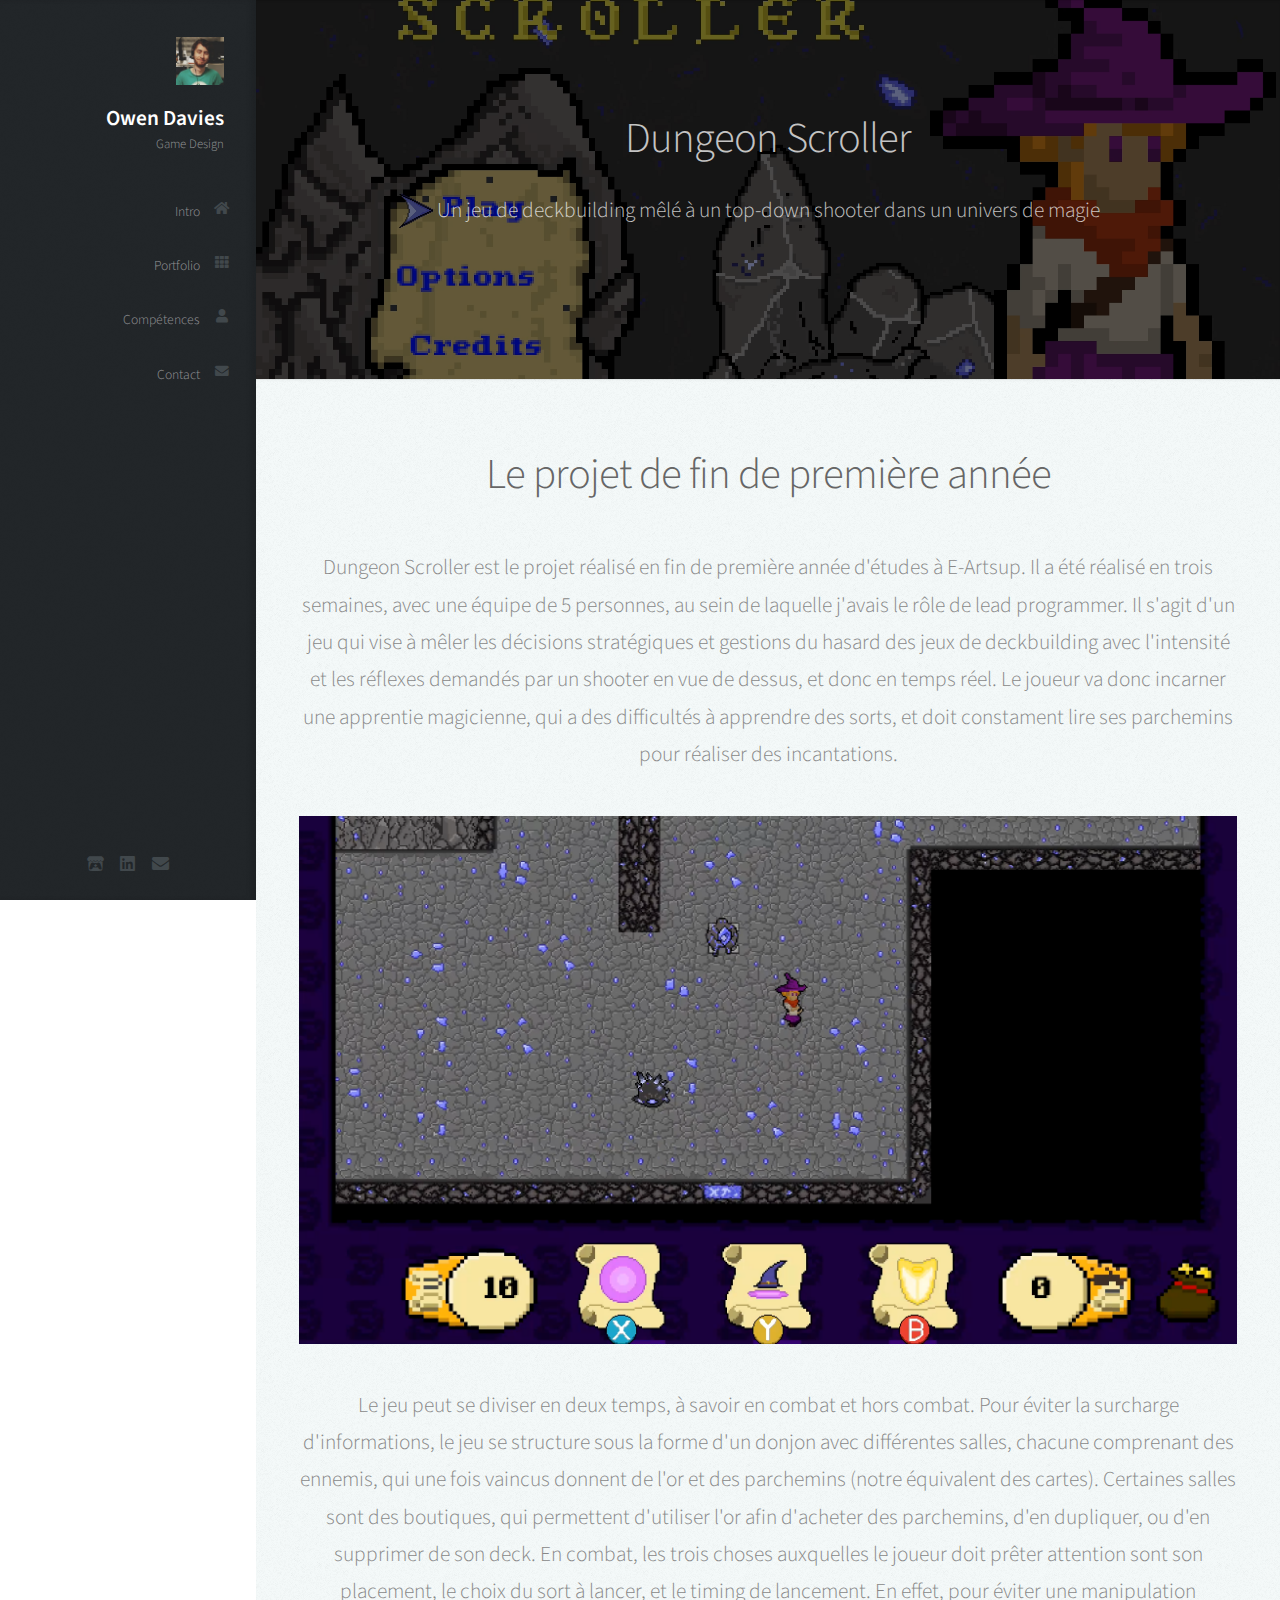
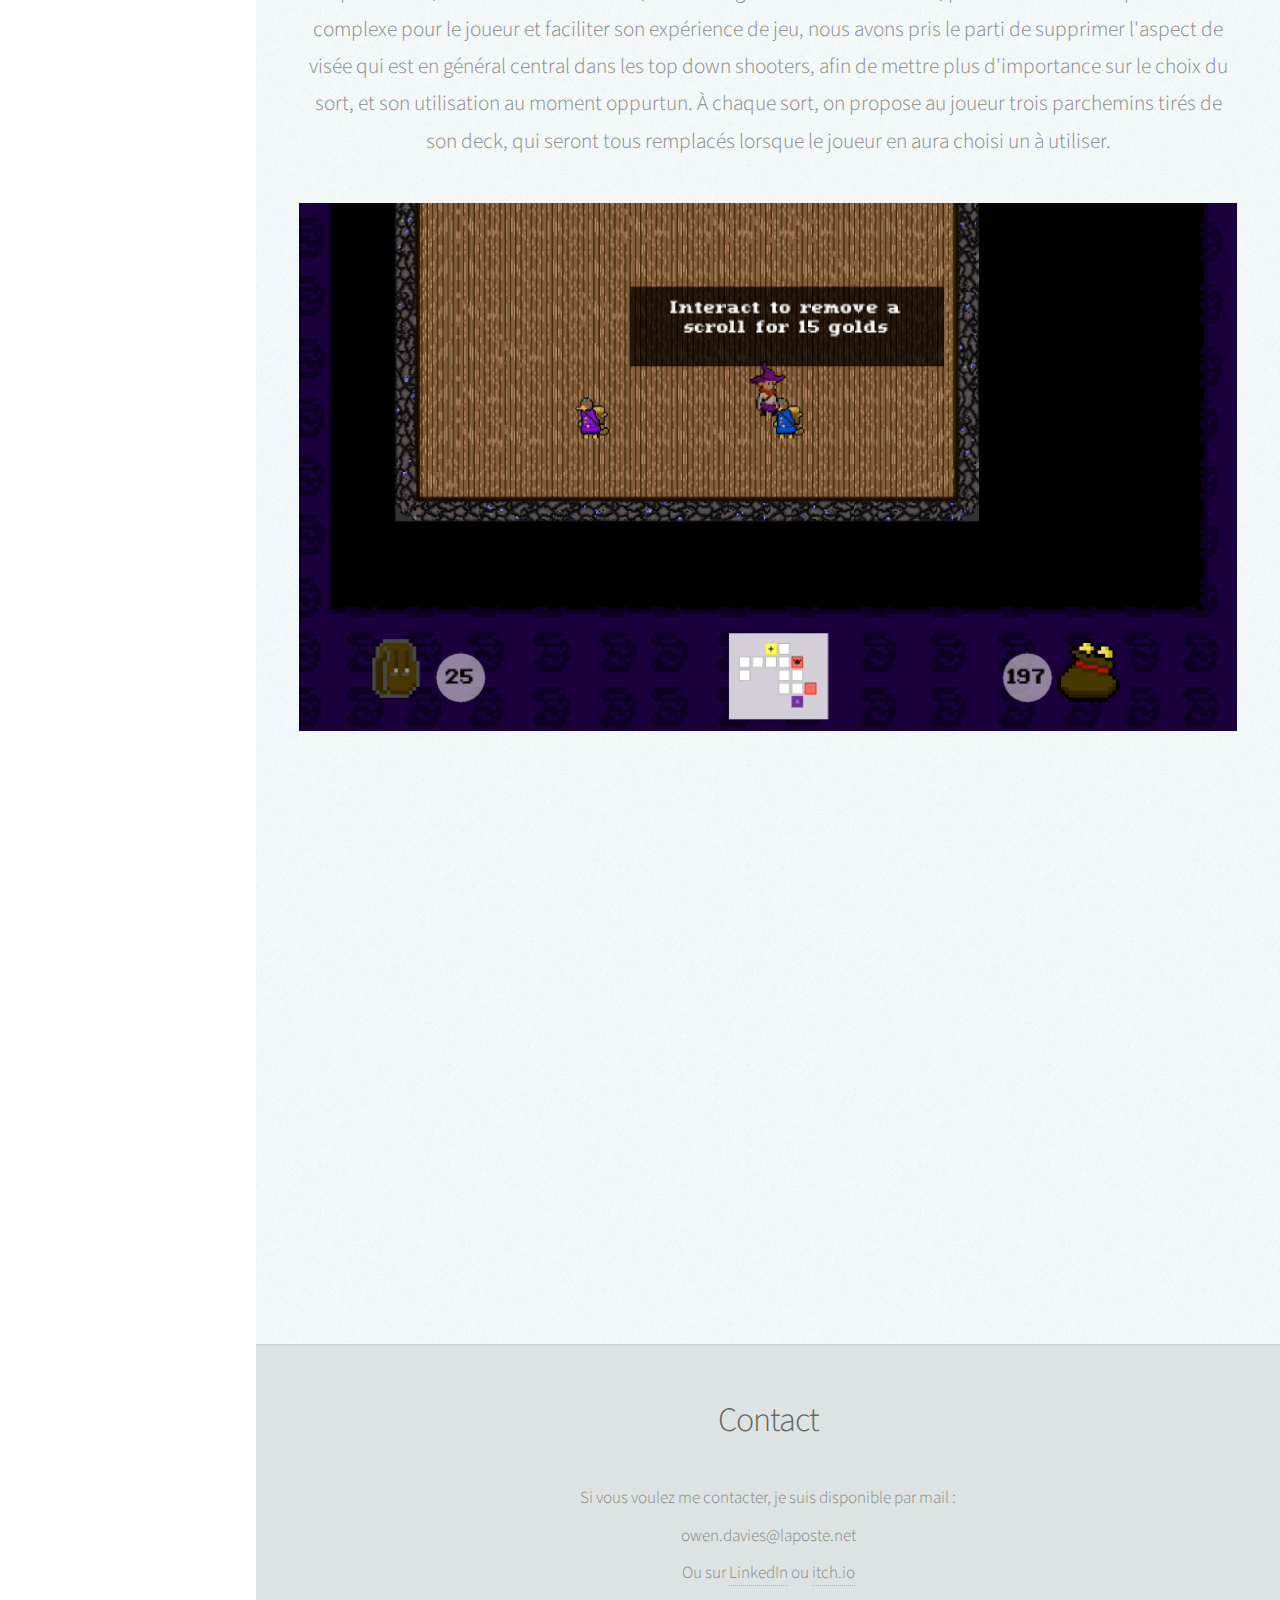
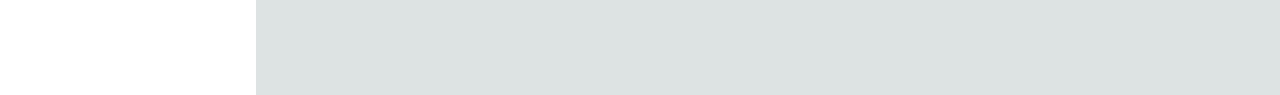
<file: dungeonscroller.html>
<!DOCTYPE HTML>
<!--
	Prologue by HTML5 UP
	html5up.net | @ajlkn
	Free for personal and commercial use under the CCA 3.0 license (html5up.net/license)
-->
<html>
	<head>
		<title>Owen Davies</title>
		<meta charset="utf-8" />
		<meta name="viewport" content="width=device-width, initial-scale=1, user-scalable=no" />
		<link rel="stylesheet" href="assets/css/dungeonscroller.css" />
	</head>
	<body class="is-preload">

		<!-- Header -->
			<div id="header">

				<div class="top">

					<!-- Logo -->
						<div id="logo">
							<span class="image avatar48"><img src="images/avatar.jpg" alt="" /></span>
							<h1 id="title">Owen Davies</h1>
							<p>Game Design</p>
						</div>

					<!-- Nav -->
						<nav id="nav">
							<ul>
								<li><a href="index.html#top" id="top-link"><span class="icon solid fa-home">Intro</span></a></li>
								<li><a href="index.html#portfolio" id="portfolio-link"><span class="icon solid fa-th">Portfolio</span></a></li>
								<li><a href="index.html#about" id="about-link"><span class="icon solid fa-user">Compétences</span></a></li>
								<li><a href="index.html#contact" id="contact-link"><span class="icon solid fa-envelope">Contact</span></a></li>
							</ul>
						</nav>

				</div>

				<div class="bottom">

					<!-- Social Icons -->
						<ul class="icons">
							<li><a href="https://scaelin.itch.io/" class="icon brands fa-itch-io"><span class="label">itch.io</span></a></li>
							<li><a href="https://www.linkedin.com/in/owen-davies-36aaa01a2/" class="icon brands fa-linkedin"><span class="label">LinkedIn</span></a></li>
							<li><a href="index.html#contact" class="icon solid fa-envelope"><span class="label">Email</span></a></li>
						</ul>

				</div>

			</div>

		<!-- Main -->
			<div id="main">

				<!-- Intro -->
					<section id="top" class="one dark cover">
						<div class="container">

							<header>
								<h2 class="alt">Dungeon Scroller</h2>
								<p>Un jeu de deckbuilding mêlé à un top-down shooter dans un univers de magie</p>
							</header>

						</div>
					</section>

				

				<!-- About Me -->
					<section id="about" class="two">
						<div class="container">

							<header>
								<h2>Le projet de fin de première année</h2>
							</header>
							
							<p>Dungeon Scroller est le projet réalisé en fin de première année d'études à E-Artsup. Il a été réalisé en trois semaines, avec une équipe de 5 personnes, au sein de laquelle j'avais le rôle de lead programmer. Il s'agit d'un jeu qui vise à mêler les décisions stratégiques et gestions du hasard des jeux de deckbuilding avec l'intensité et les réflexes demandés par un shooter en vue de dessus, et donc en temps réel. Le joueur va donc incarner une apprentie magicienne, qui a des difficultés à apprendre des sorts, et doit constament lire ses parchemins pour réaliser des incantations.</p>

							
							<img class="image featured" src="images/dungeonscroller/dsmain.png" alt="" />
							

							<p>Le jeu peut se diviser en deux temps, à savoir en combat et hors combat. Pour éviter la surcharge d'informations, le jeu se structure sous la forme d'un donjon avec différentes salles, chacune comprenant des ennemis, qui une fois vaincus donnent de l'or et des parchemins (notre équivalent des cartes). Certaines salles sont des boutiques, qui permettent d'utiliser l'or afin d'acheter des parchemins, d'en dupliquer, ou d'en supprimer de son deck. En combat, les trois choses auxquelles le joueur doit prêter attention sont son placement, le choix du sort à lancer, et le timing de lancement. En effet, pour éviter une manipulation complexe pour le joueur et faciliter son expérience de jeu, nous avons pris le parti de supprimer l'aspect de visée qui est en général central dans les top down shooters, afin de mettre plus d'importance sur le choix du sort, et son utilisation au moment oppurtun. À chaque sort, on propose au joueur trois parchemins tirés de son deck, qui seront tous remplacés lorsque le joueur en aura choisi un à utiliser.</p>

							
							<img class="image featured" src="images/dungeonscroller/dsshop.png" alt="" />
							

							

							<iframe width="560" height="315" src="https://www.youtube.com/embed/hwdpF-j4VQ4" frameborder="0" allow="accelerometer; autoplay; encrypted-media; gyroscope; picture-in-picture" allowfullscreen></iframe>

							<br />

							<iframe src="https://itch.io/embed/456393?linkback=true&amp;dark=true" width="552" height="167" frameborder="0"><a href="https://team-scroll.itch.io/dungeon-scroller%22%3EDungeon Scroller by Team Scroll</a></iframe>

						</div>
					</section>

				

			</div>

		<!-- Footer -->
			<div id="footer">

				<!-- Contact -->
				<section id="contact" class="four">
					<div class="container">

						<header>
							<h2>Contact</h2>
						</header>

						<p>Si vous voulez me contacter, je suis disponible par mail :
							<br />
							owen.davies@laposte.net
							<br />
							Ou sur <a href="https://www.linkedin.com/in/owen-davies-36aaa01a2/">LinkedIn</a> ou <a href="https://scaelin.itch.io/">itch.io</a>
						</p>

					</div>
				</section>
			</div>

		<!-- Scripts -->
			<script src="assets/js/jquery.min.js"></script>
			<script src="assets/js/jquery.scrolly.min.js"></script>
			<script src="assets/js/jquery.scrollex.min.js"></script>
			<script src="assets/js/browser.min.js"></script>
			<script src="assets/js/breakpoints.min.js"></script>
			<script src="assets/js/util.js"></script>
			<script src="assets/js/main.js"></script>

	</body>
</html>
</file>
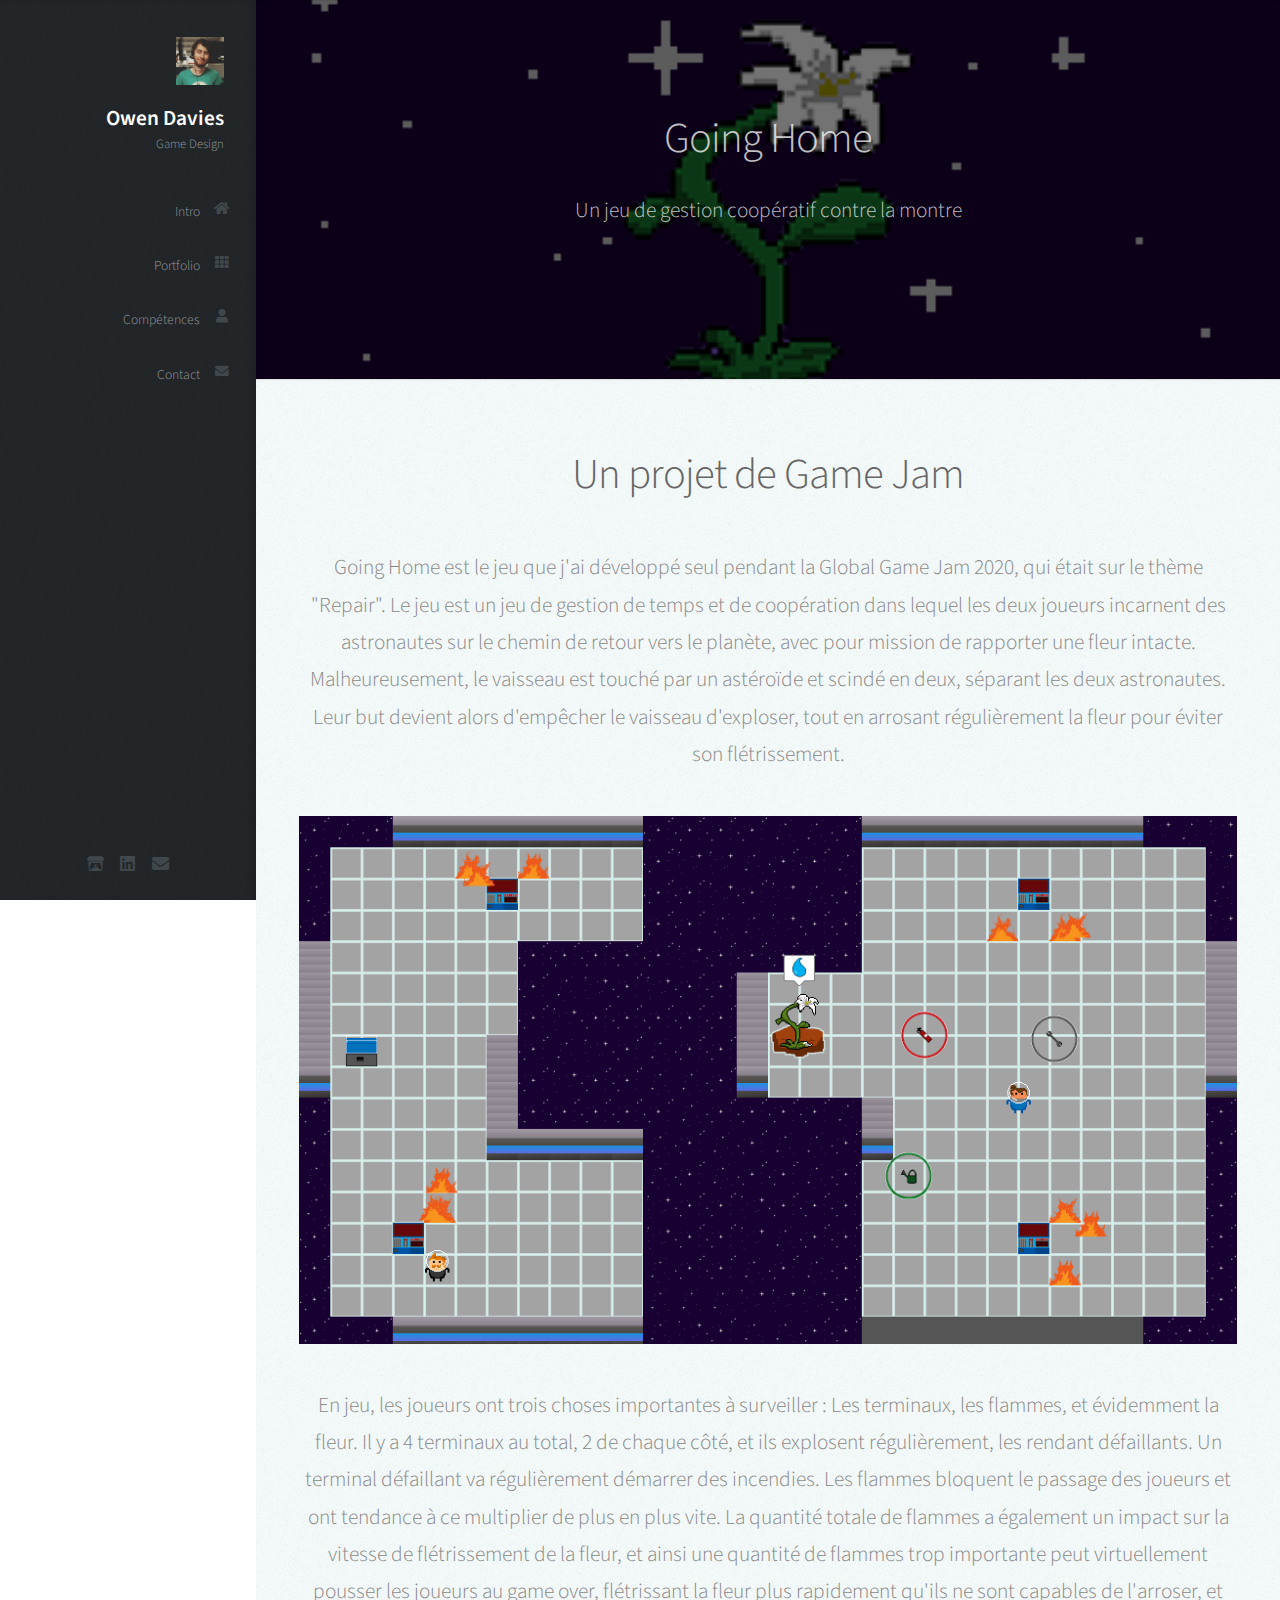
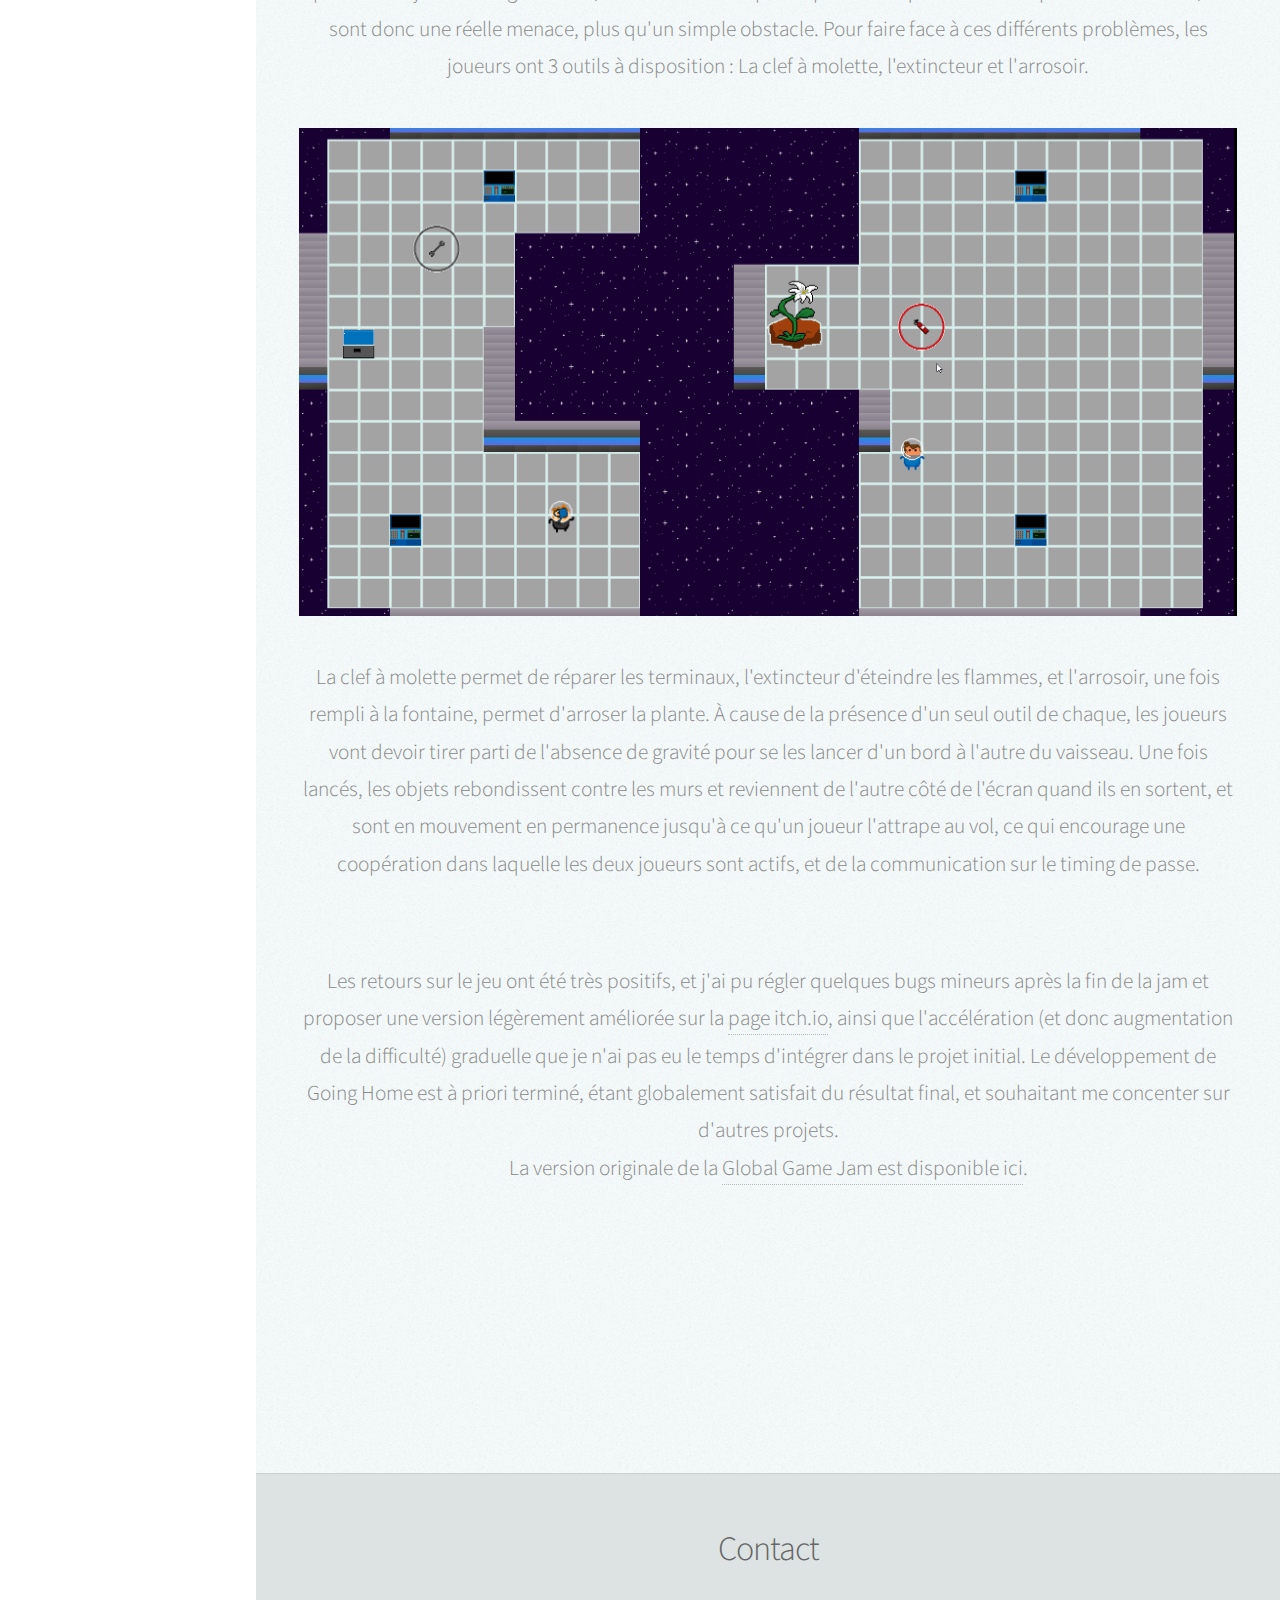
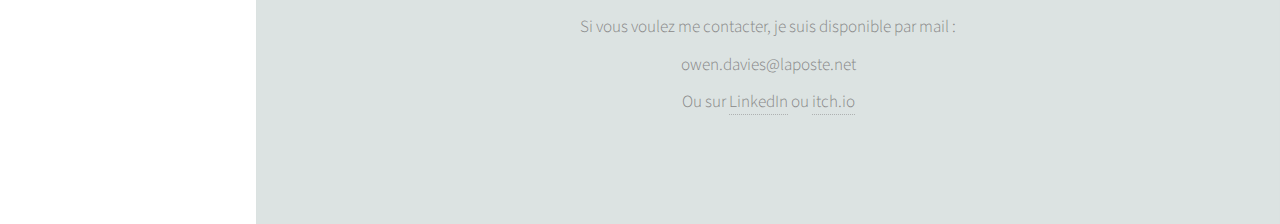
<file: goinghome.html>
<!DOCTYPE HTML>
<!--
	Prologue by HTML5 UP
	html5up.net | @ajlkn
	Free for personal and commercial use under the CCA 3.0 license (html5up.net/license)
-->
<html>
	<head>
		<title>Owen Davies</title>
		<meta charset="utf-8" />
		<meta name="viewport" content="width=device-width, initial-scale=1, user-scalable=no" />
		<link rel="stylesheet" href="assets/css/goinghome.css" />
	</head>
	<body class="is-preload">

		<!-- Header -->
			<div id="header">

				<div class="top">

					<!-- Logo -->
						<div id="logo">
							<span class="image avatar48"><img src="images/avatar.jpg" alt="" /></span>
							<h1 id="title">Owen Davies</h1>
							<p>Game Design</p>
						</div>

					<!-- Nav -->
						<nav id="nav">
							<ul>
								<li><a href="index.html#top" id="top-link"><span class="icon solid fa-home">Intro</span></a></li>
								<li><a href="index.html#portfolio" id="portfolio-link"><span class="icon solid fa-th">Portfolio</span></a></li>
								<li><a href="index.html#about" id="about-link"><span class="icon solid fa-user">Compétences</span></a></li>
								<li><a href="index.html#contact" id="contact-link"><span class="icon solid fa-envelope">Contact</span></a></li>
							</ul>
						</nav>

				</div>

				<div class="bottom">

					<!-- Social Icons -->
						<ul class="icons">
							<li><a href="https://scaelin.itch.io/" class="icon brands fa-itch-io"><span class="label">itch.io</span></a></li>
							<li><a href="https://www.linkedin.com/in/owen-davies-36aaa01a2/" class="icon brands fa-linkedin"><span class="label">LinkedIn</span></a></li>
							<li><a href="index.html#contact" class="icon solid fa-envelope"><span class="label">Email</span></a></li>
						</ul>

				</div>

			</div>

		<!-- Main -->
			<div id="main">

				<!-- Intro -->
					<section id="top" class="one dark cover">
						<div class="container">

							<header>
								<h2 class="alt">Going Home</h2>
								<p>Un jeu de gestion coopératif contre la montre</p>
							</header>

						</div>
					</section>

				

				<!-- About Me -->
					<section id="about" class="two">
						<div class="container">

							<header>
								<h2>Un projet de Game Jam</h2>
							</header>
							<p>Going Home est le jeu que j'ai développé seul pendant la Global Game Jam 2020, qui était sur le thème "Repair". Le jeu est un jeu de gestion de temps et de coopération dans lequel les deux joueurs incarnent des astronautes sur le chemin de retour vers le planète, avec pour mission de rapporter une fleur intacte. Malheureusement, le vaisseau est touché par un astéroïde et scindé en deux, séparant les deux astronautes. Leur but devient alors d'empêcher le vaisseau d'exploser, tout en arrosant régulièrement la fleur pour éviter son flétrissement.</p>

							<img class="image featured" src="images/goinghome/main.png" alt="" />

							<p>En jeu, les joueurs ont trois choses importantes à surveiller : Les terminaux, les flammes, et évidemment la fleur. Il y a 4 terminaux au total, 2 de chaque côté, et ils explosent régulièrement, les rendant défaillants. Un terminal défaillant va régulièrement démarrer des incendies. Les flammes bloquent le passage des joueurs et ont tendance à ce multiplier de plus en plus vite. La quantité totale de flammes a également un impact sur la vitesse de flétrissement de la fleur, et ainsi une quantité de flammes trop importante peut virtuellement pousser les joueurs au game over, flétrissant la fleur plus rapidement qu'ils ne sont capables de l'arroser, et sont donc une réelle menace, plus qu'un simple obstacle. Pour faire face à ces différents problèmes, les joueurs ont 3 outils à disposition : La clef à molette, l'extincteur et l'arrosoir.</p>

							<img class="image featured" src="images/goinghome/goinghome.gif" alt="" />

							<p>La clef à molette permet de réparer les terminaux, l'extincteur d'éteindre les flammes, et l'arrosoir, une fois rempli à la fontaine, permet d'arroser la plante. À cause de la présence d'un seul outil de chaque, les joueurs vont devoir tirer parti de l'absence de gravité pour se les lancer d'un bord à l'autre du vaisseau. Une fois lancés, les objets rebondissent contre les murs et reviennent de l'autre côté de l'écran quand ils en sortent, et sont en mouvement en permanence jusqu'à ce qu'un joueur l'attrape au vol, ce qui encourage une coopération dans laquelle les deux joueurs sont actifs, et de la communication sur le timing de passe.</p>

							<br />

							<p>Les retours sur le jeu ont été très positifs, et j'ai pu régler quelques bugs mineurs après la fin de la jam et proposer une version légèrement améliorée sur la <a href="https://scaelin.itch.io/going-home">page itch.io</a>, ainsi que l'accélération (et donc augmentation de la difficulté) graduelle que je n'ai pas eu le temps d'intégrer dans le projet initial. Le développement de Going Home est à priori terminé, étant globalement satisfait du résultat final, et souhaitant me concenter sur d'autres projets. 
								<br/>
							La version originale de la <a href="https://globalgamejam.org/2020/games/going-home-3">Global Game Jam est disponible ici</a>.
							</p>
							<iframe src="https://itch.io/embed/560434?linkback=true&amp;dark=true" width="552" height="167" frameborder="0"><a href="https://scaelin.itch.io/going-home">Going Home by Scaelin</a></iframe>

						</div>
					</section>

				

			</div>

		<!-- Footer -->
			<div id="footer">

				<!-- Contact -->
				<section id="contact" class="four">
					<div class="container">

						<header>
							<h2>Contact</h2>
						</header>

						<p>Si vous voulez me contacter, je suis disponible par mail :
							<br />
							owen.davies@laposte.net
							<br />
							Ou sur <a href="https://www.linkedin.com/in/owen-davies-36aaa01a2/">LinkedIn</a> ou <a href="https://scaelin.itch.io/">itch.io</a>
						</p>

					</div>
				</section>
			</div>

		<!-- Scripts -->
			<script src="assets/js/jquery.min.js"></script>
			<script src="assets/js/jquery.scrolly.min.js"></script>
			<script src="assets/js/jquery.scrollex.min.js"></script>
			<script src="assets/js/browser.min.js"></script>
			<script src="assets/js/breakpoints.min.js"></script>
			<script src="assets/js/util.js"></script>
			<script src="assets/js/main.js"></script>

	</body>
</html>
</file>
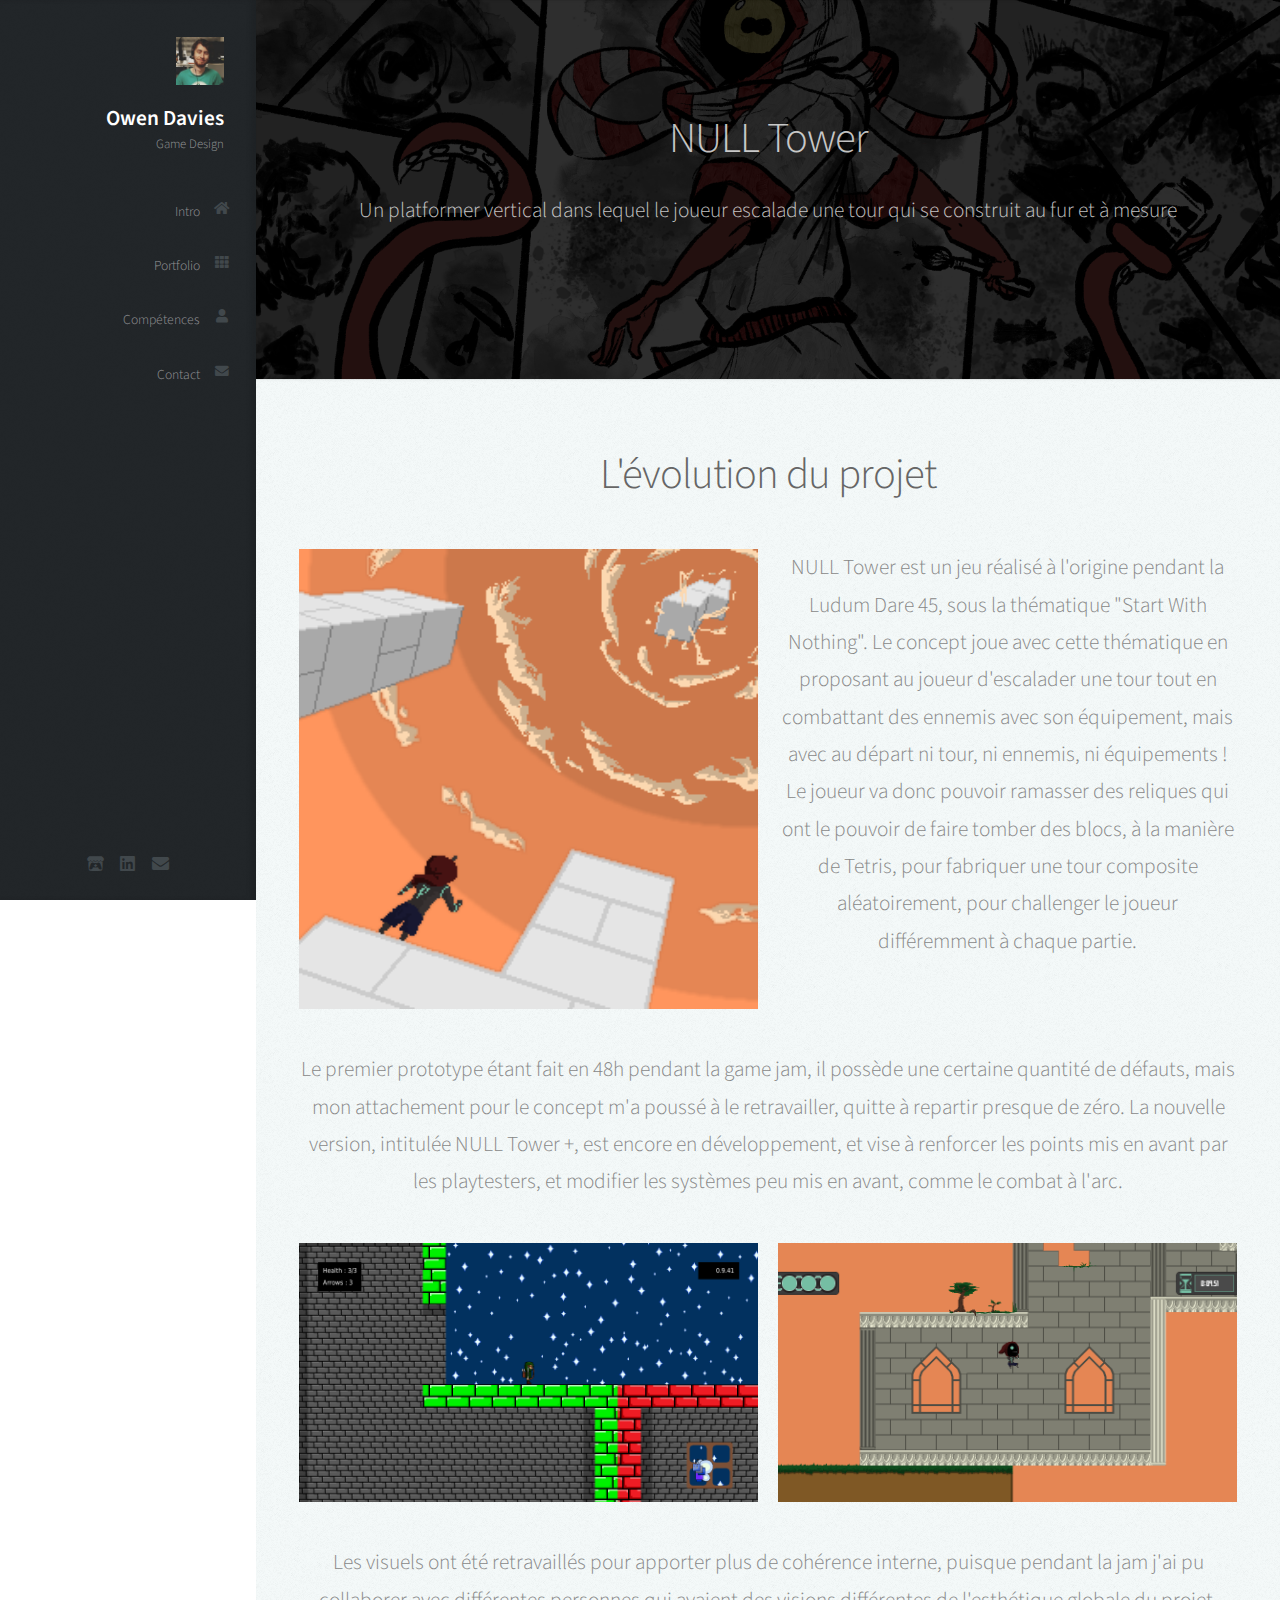
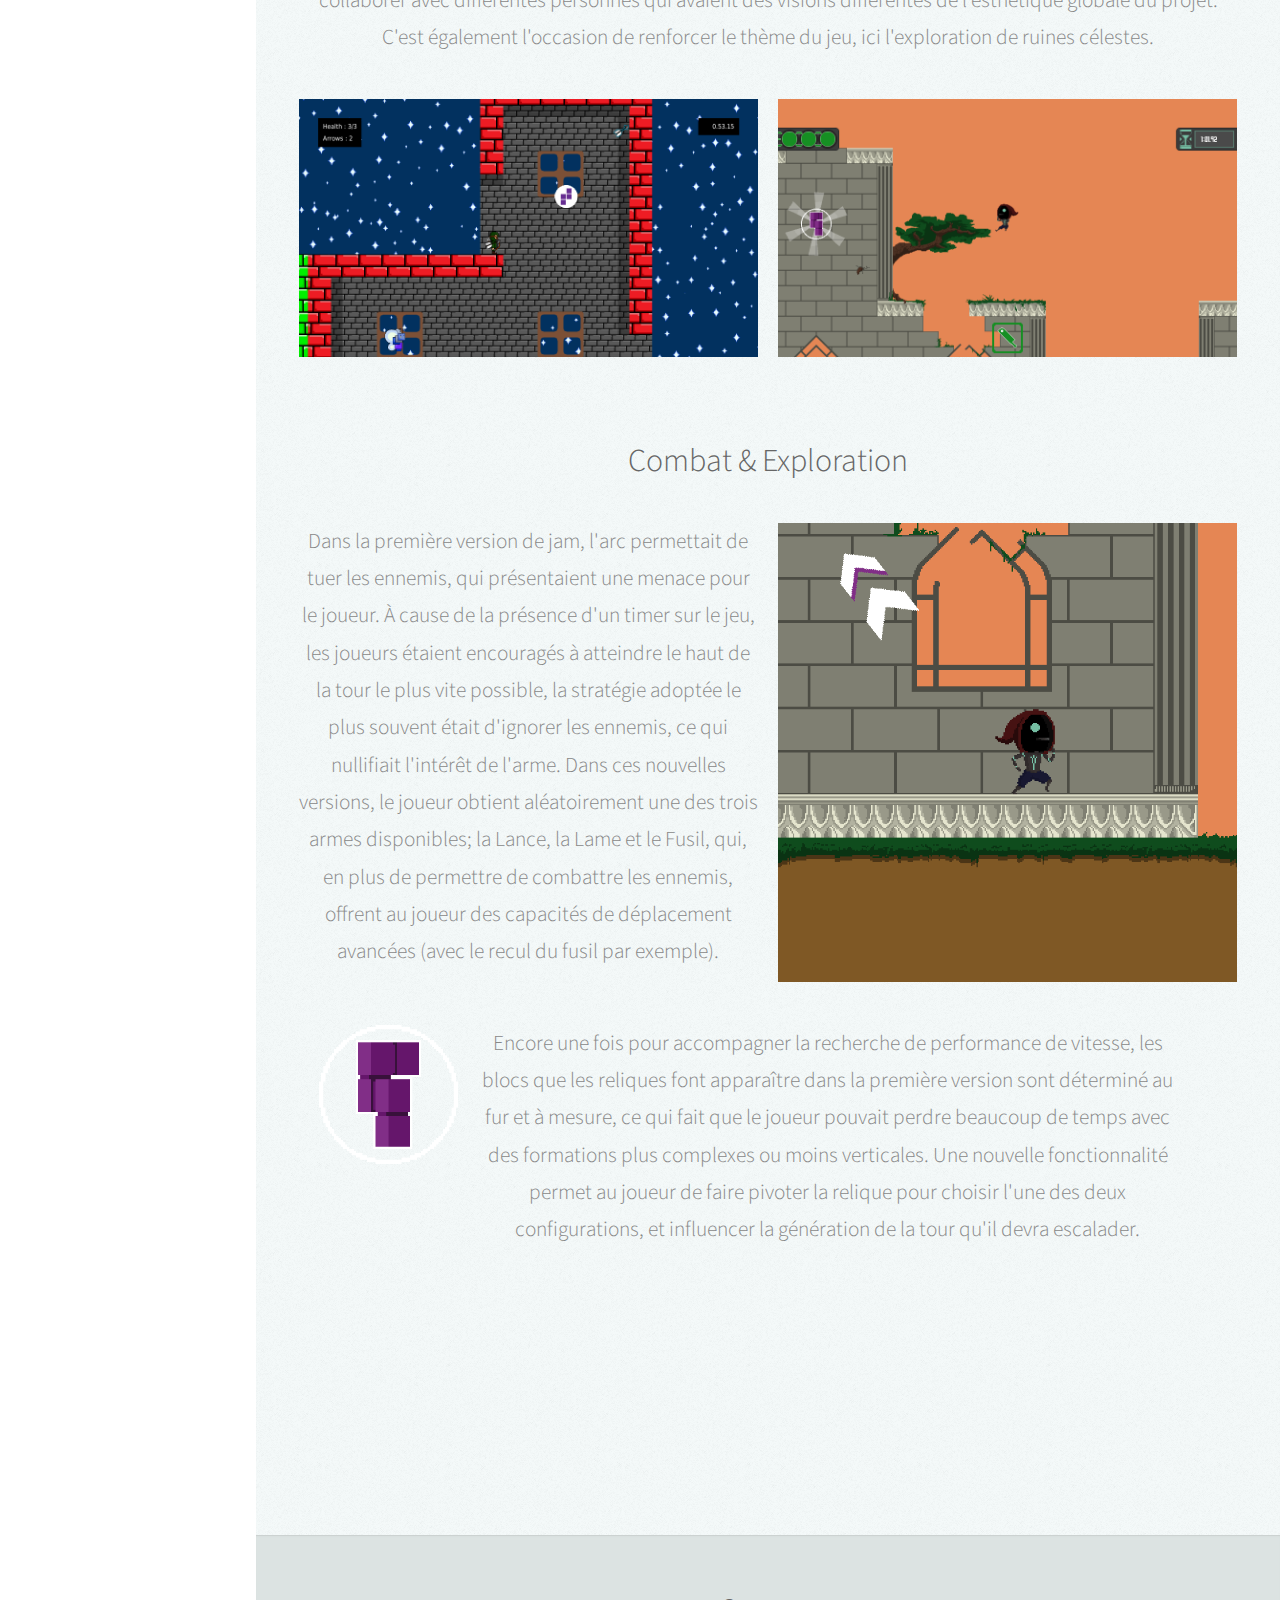
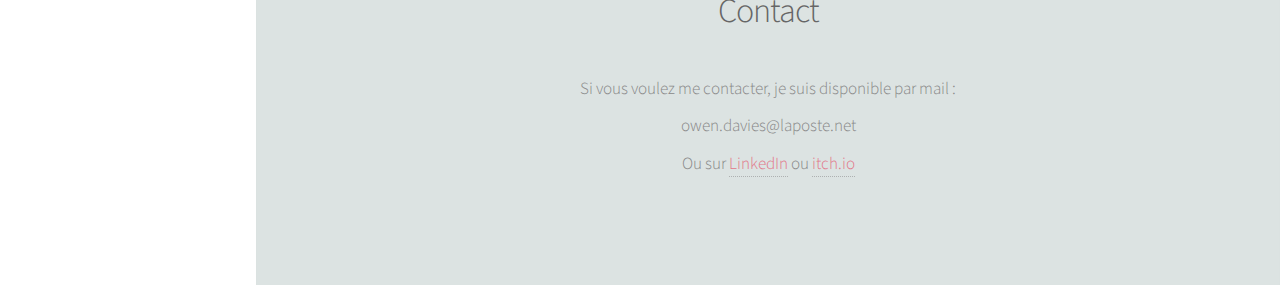
<file: nulltower.html>
<!DOCTYPE HTML>
<!--
	Prologue by HTML5 UP
	html5up.net | @ajlkn
	Free for personal and commercial use under the CCA 3.0 license (html5up.net/license)
-->
<html>
	<head>
		<title>Owen Davies</title>
		<meta charset="utf-8" />
		<meta name="viewport" content="width=device-width, initial-scale=1, user-scalable=no" />
		<link rel="stylesheet" href="assets/css/main.css" />
	</head>
	<body class="is-preload">

		<!-- Header -->
			<div id="header">

				<div class="top">

					<!-- Logo -->
						<div id="logo">
							<span class="image avatar48"><img src="images/avatar.jpg" alt="" /></span>
							<h1 id="title">Owen Davies</h1>
							<p>Game Design</p>
						</div>

					<!-- Nav -->
						<nav id="nav">
							<ul>
								<li><a href="index.html#top" id="top-link"><span class="icon solid fa-home">Intro</span></a></li>
								<li><a href="index.html#portfolio" id="portfolio-link"><span class="icon solid fa-th">Portfolio</span></a></li>
								<li><a href="index.html#about" id="about-link"><span class="icon solid fa-user">Compétences</span></a></li>
								<li><a href="index.html#contact" id="contact-link"><span class="icon solid fa-envelope">Contact</span></a></li>
							</ul>
						</nav>

				</div>

				<div class="bottom">

					<!-- Social Icons -->
						<ul class="icons">
							<li><a href="https://scaelin.itch.io/" class="icon brands fa-itch-io"><span class="label">itch.io</span></a></li>
							<li><a href="https://www.linkedin.com/in/owen-davies-36aaa01a2/" class="icon brands fa-linkedin"><span class="label">LinkedIn</span></a></li>
							<li><a href="index.html#contact" class="icon solid fa-envelope"><span class="label">Email</span></a></li>
						</ul>

				</div>

			</div>

		<!-- Main -->
			<div id="main">

				<!-- Intro -->
					<section id="top" class="one dark cover">
						<div class="container">

							<header>
								<h2 class="alt">NULL Tower</h2>
								<p>Un platformer vertical dans lequel le joueur escalade une tour qui se construit au fur et à mesure</p>
							</header>

						</div>
					</section>

				

				<!-- About Me -->
					<section id="about" class="two">
						<div class="container">

							<header>
								<h2>L'évolution du projet</h2>
							</header>
							<div class="row">
								<div class="col-6 col-12-mobile">
									<img class="image featured" src="images/ntp.png" alt="" />
								</div>
								<div class="col-6 col-12-mobile">
									<p>NULL Tower est un jeu réalisé à l'origine pendant la Ludum Dare 45, sous la thématique "Start With Nothing". Le concept joue avec cette thématique en proposant au joueur d'escalader une tour tout en combattant des ennemis avec son équipement, mais avec au départ ni tour, ni ennemis, ni équipements ! <br />
									Le joueur va donc pouvoir ramasser des reliques qui ont le pouvoir de faire tomber des blocs, à la manière de Tetris, pour fabriquer une tour composite aléatoirement, pour challenger le joueur différemment à chaque partie.
									</p>
								</div>
							</div>

							
							<p>Le premier prototype étant fait en 48h pendant la game jam, il possède une certaine quantité de défauts, mais mon attachement pour le concept m'a poussé à le retravailler, quitte à repartir presque de zéro. La nouvelle version, intitulée NULL Tower +, est encore en développement, et vise à renforcer les points mis en avant par les playtesters, et modifier les systèmes peu mis en avant, comme le combat à l'arc.</p>

							<div class="row">
								<div class="col-6 col-12-mobile">
									<img class="image featured" src="images/nulltower/oldmain.png" alt="" />
								</div>
								<div class="col-6 col-12-mobile">
									<img class="image featured" src="images/nulltower/newmain.png" alt="" />
								</div>
							</div>

							<p>Les visuels ont été retravaillés pour apporter plus de cohérence interne, puisque pendant la jam j'ai pu collaborer avec différentes personnes qui avaient des visions différentes de l'esthétique globale du projet. C'est également l'occasion de renforcer le thème du jeu, ici l'exploration de ruines célestes.</p>

							<div class="row">
								<div class="col-6 col-12-mobile">
									<img class="image featured" src="images/nulltower/oldrelic.png" alt="" />
								</div>
								<div class="col-6 col-12-mobile">
									<img class="image featured" src="images/nulltower/newrelic.png" alt="" />
								</div>
							</div>
							<br />
							<h3> Combat & Exploration </h3>
							<br />

							<div class="row">
								<div class="col-6 col-12-mobile">
									<p>Dans la première version de jam, l'arc permettait de tuer les ennemis, qui présentaient une menace pour le joueur. À cause de la présence d'un timer sur le jeu, les joueurs étaient encouragés à atteindre le haut de la tour le plus vite possible, la stratégie adoptée le plus souvent était d'ignorer les ennemis, ce qui nullifiait l'intérêt de l'arme. Dans ces nouvelles versions, le joueur obtient aléatoirement une des trois armes disponibles; la Lance, la Lame et le Fusil, qui, en plus de permettre de combattre les ennemis, offrent au joueur des capacités de déplacement avancées (avec le recul du fusil par exemple).</p>
								</div>
								<div class="col-6 col-12-mobile">
									<img class="image featured" src="images/nulltower/newweapons.gif" alt="" />
								</div>
							</div>

							

							<div class="row">
								<div class="col-0 col-5-mobile">
								</div>
								<div class="col-2">
									<img class="image featured" src="images/nulltower/newrelic.gif" alt="" />
								</div>
								<div class="col-9 col-12-mobile">
									<p>Encore une fois pour accompagner la recherche de performance de vitesse, les blocs que les reliques font apparaître dans la première version sont déterminé au fur et à mesure, ce qui fait que le joueur pouvait perdre beaucoup de temps avec des formations plus complexes ou moins verticales. Une nouvelle fonctionnalité permet au joueur de faire pivoter la relique pour choisir l'une des deux configurations, et influencer la génération de la tour qu'il devra escalader.</p>	
								</div>
							</div>
							
							<iframe src="https://itch.io/embed/495924?linkback=true&amp;bg_color=222222&amp;fg_color=eeeeee&amp;border_color=363636" width="552" height="167" frameborder="0"><a href="https://scaelin.itch.io/null-tower">NULL Tower by Scaelin, LastGhazo</a></iframe>

						</div>
					</section>

				

			</div>

		<!-- Footer -->
			<div id="footer">

				<!-- Contact -->
				<section id="contact" class="four">
					<div class="container">

						<header>
							<h2>Contact</h2>
						</header>

						<p>Si vous voulez me contacter, je suis disponible par mail :
							<br />
							owen.davies@laposte.net
							<br />
							Ou sur <a href="https://www.linkedin.com/in/owen-davies-36aaa01a2/">LinkedIn</a> ou <a href="https://scaelin.itch.io/">itch.io</a>
						</p>

					</div>
				</section>
			</div>

		<!-- Scripts -->
			<script src="assets/js/jquery.min.js"></script>
			<script src="assets/js/jquery.scrolly.min.js"></script>
			<script src="assets/js/jquery.scrollex.min.js"></script>
			<script src="assets/js/browser.min.js"></script>
			<script src="assets/js/breakpoints.min.js"></script>
			<script src="assets/js/util.js"></script>
			<script src="assets/js/main.js"></script>

	</body>
</html>
</file>
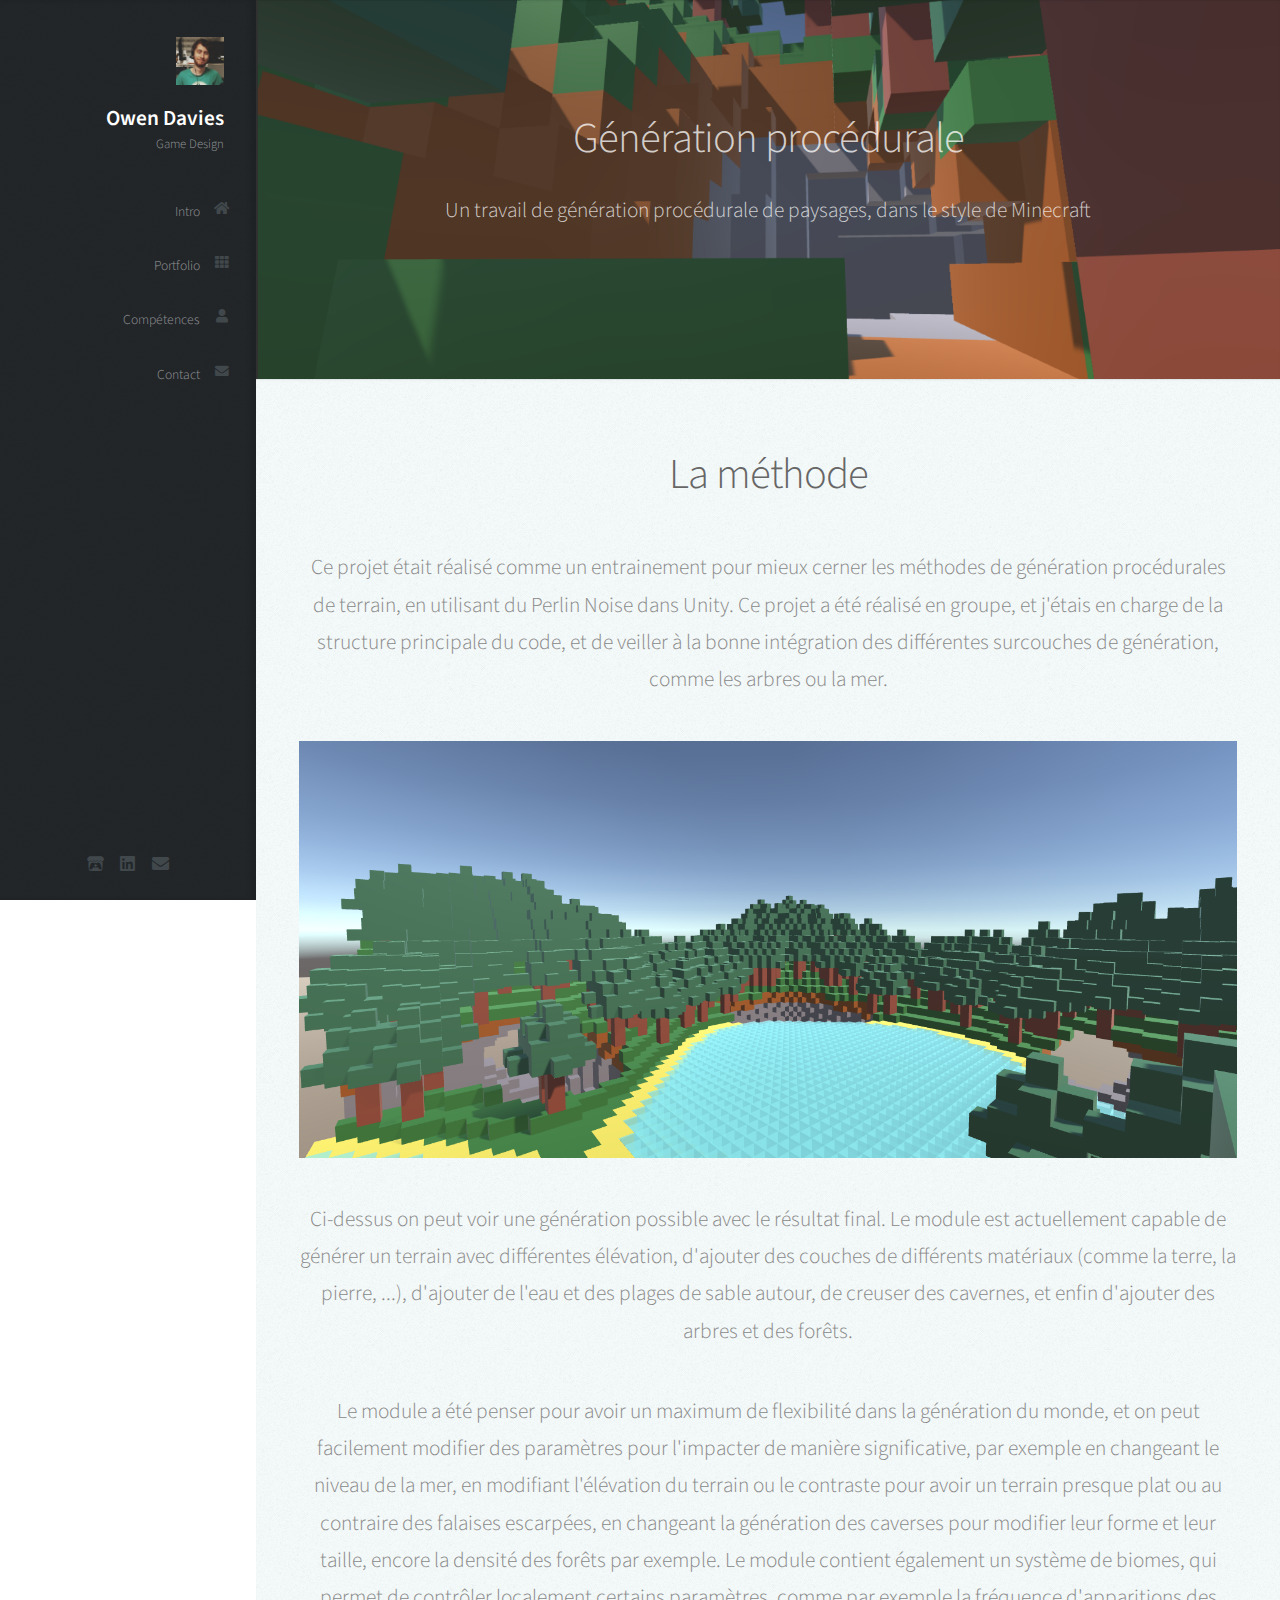
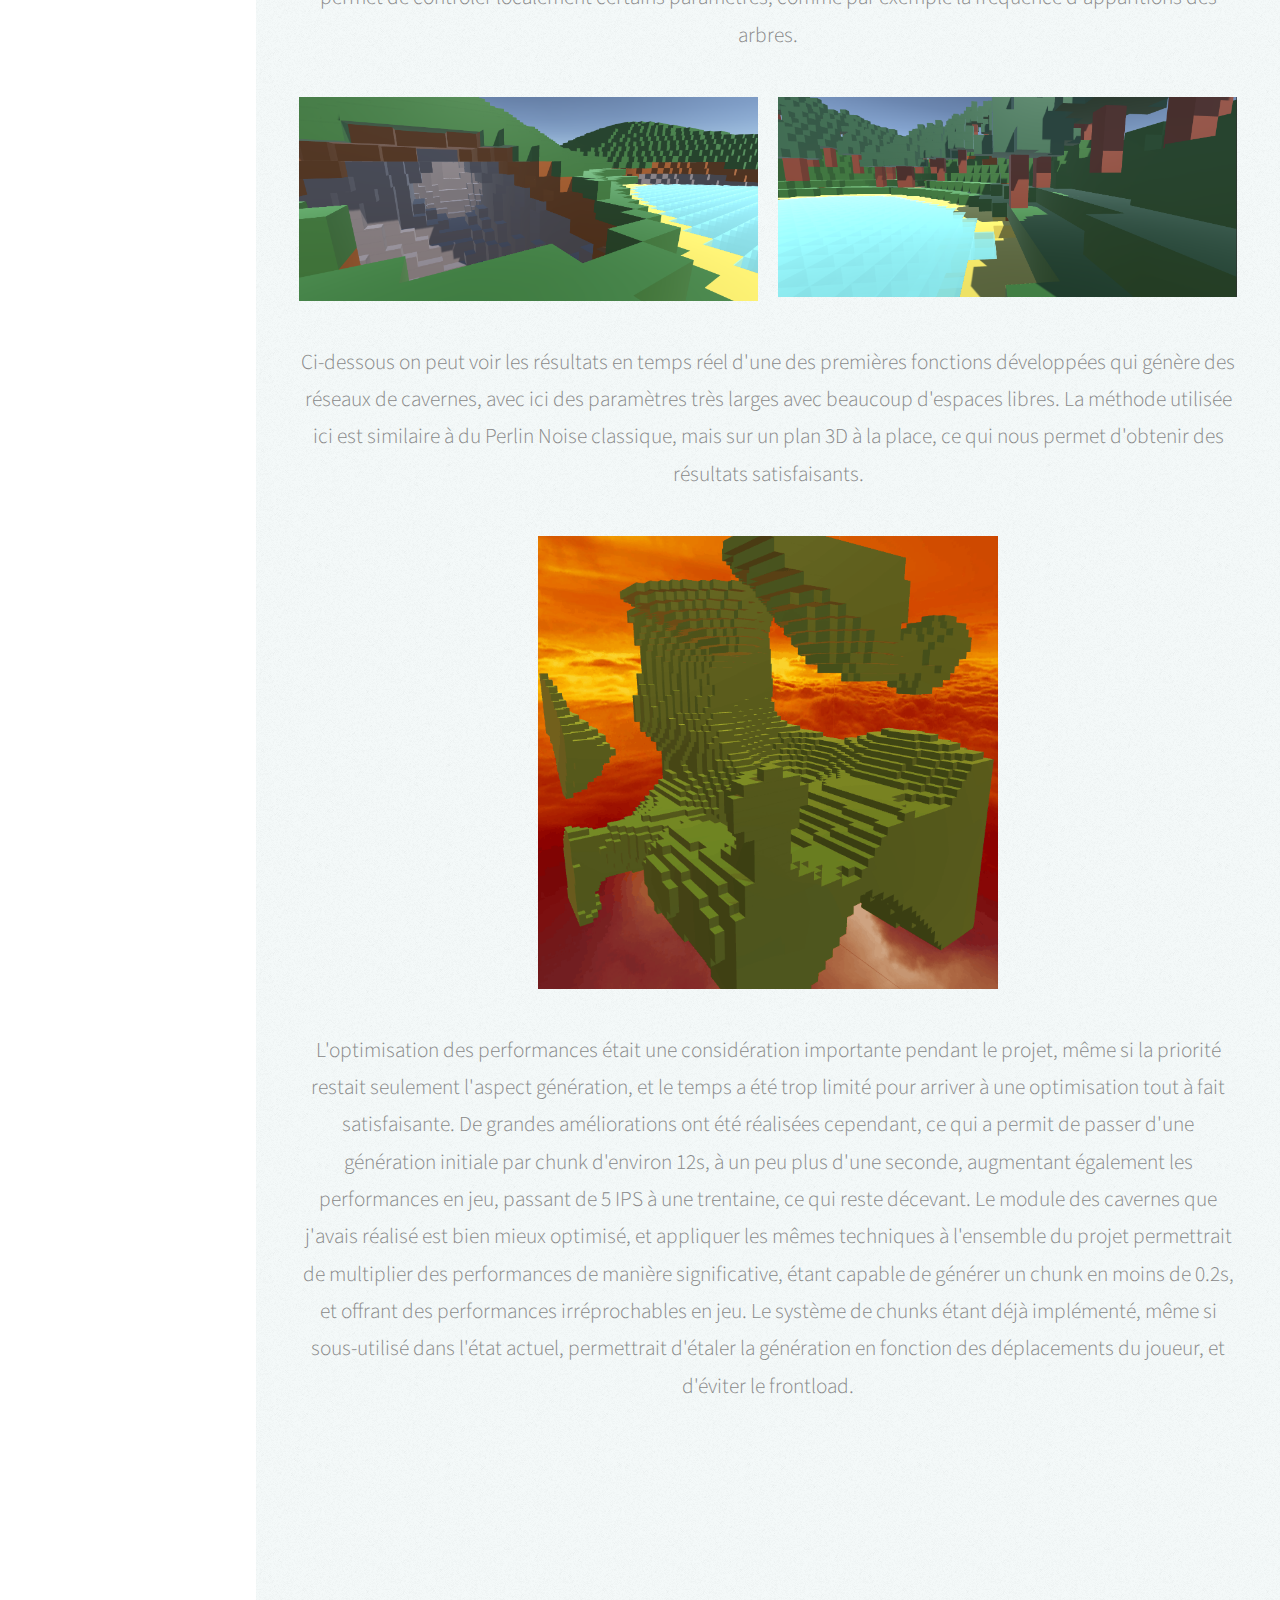
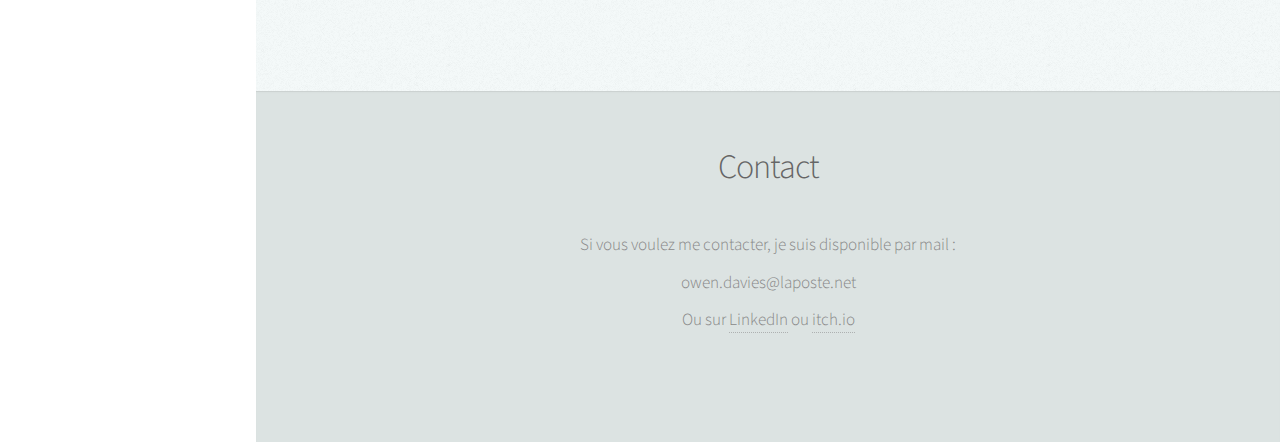
<file: procgen.html>
<!DOCTYPE HTML>
<!--
	Prologue by HTML5 UP
	html5up.net | @ajlkn
	Free for personal and commercial use under the CCA 3.0 license (html5up.net/license)
-->
<html>
	<head>
		<title>Owen Davies</title>
		<meta charset="utf-8" />
		<meta name="viewport" content="width=device-width, initial-scale=1, user-scalable=no" />
		<link rel="stylesheet" href="assets/css/procgen.css" />
	</head>
	<body class="is-preload">

		<!-- Header -->
			<div id="header">

				<div class="top">

					<!-- Logo -->
						<div id="logo">
							<span class="image avatar48"><img src="images/avatar.jpg" alt="" /></span>
							<h1 id="title">Owen Davies</h1>
							<p>Game Design</p>
						</div>

					<!-- Nav -->
						<nav id="nav">
							<ul>
								<li><a href="index.html#top" id="top-link"><span class="icon solid fa-home">Intro</span></a></li>
								<li><a href="index.html#portfolio" id="portfolio-link"><span class="icon solid fa-th">Portfolio</span></a></li>
								<li><a href="index.html#about" id="about-link"><span class="icon solid fa-user">Compétences</span></a></li>
								<li><a href="index.html#contact" id="contact-link"><span class="icon solid fa-envelope">Contact</span></a></li>
							</ul>
						</nav>

				</div>

				<div class="bottom">

					<!-- Social Icons -->
						<ul class="icons">
							<li><a href="https://scaelin.itch.io/" class="icon brands fa-itch-io"><span class="label">itch.io</span></a></li>
							<li><a href="https://www.linkedin.com/in/owen-davies-36aaa01a2/" class="icon brands fa-linkedin"><span class="label">LinkedIn</span></a></li>
							<li><a href="index.html#contact" class="icon solid fa-envelope"><span class="label">Email</span></a></li>
						</ul>

				</div>

			</div>

		<!-- Main -->
			<div id="main">

				<!-- Intro -->
					<section id="top" class="one dark cover">
						<div class="container">

							<header>
								<h2 class="alt">Génération procédurale</h2>
								<p>Un travail de génération procédurale de paysages, dans le style de Minecraft</p>
							</header>

						</div>
					</section>

				

				<!-- About Me -->
					<section id="about" class="two">
						<div class="container">

							<header>
								<h2>La méthode</h2>
							</header>
							<p>Ce projet était réalisé comme un entrainement pour mieux cerner les méthodes de génération procédurales de terrain, en utilisant du Perlin Noise dans Unity. Ce projet a été réalisé en groupe, et j'étais en charge de la structure principale du code, et de veiller à la bonne intégration des différentes surcouches de génération, comme les arbres ou la mer.</p>

							<img class="image featured" src="images/procgen/final.png" alt="" />

							<p>Ci-dessus on peut voir une génération possible avec le résultat final. Le module est actuellement capable de générer un terrain avec différentes élévation, d'ajouter des couches de différents matériaux (comme la terre, la pierre, ...), d'ajouter de l'eau et des plages de sable autour, de creuser des cavernes, et enfin d'ajouter des arbres et des forêts.</p>
							<p>Le module a été penser pour avoir un maximum de flexibilité dans la génération du monde, et on peut facilement modifier des paramètres pour l'impacter de manière significative, par exemple en changeant le niveau de la mer, en modifiant l'élévation du terrain ou le contraste pour avoir un terrain presque plat ou au contraire des falaises escarpées, en changeant la génération des caverses pour modifier leur forme et leur taille, encore la densité des forêts par exemple. Le module contient également un système de biomes, qui permet de contrôler localement certains paramètres, comme par exemple la fréquence d'apparitions des arbres.</p>

							<div class="row">
								<div class="col-6 col-12-mobile">
									<img class="image featured" src="images/procgen/caves.png" alt="" />
								</div>
								<div class="col-6 col-12-mobile">
									<img class="image featured" src="images/procgen/final2.png" alt="" />
								</div>
							</div>

							<p>Ci-dessous on peut voir les résultats en temps réel d'une des premières fonctions développées qui génère des réseaux de cavernes, avec ici des paramètres très larges avec beaucoup d'espaces libres. La méthode utilisée ici est similaire à du Perlin Noise classique, mais sur un plan 3D à la place, ce qui nous permet d'obtenir des résultats satisfaisants.</p>

							<div class="row">
								<div class="col-3">
								</div>
								<div class="col-6 col-12-mobile">
									<img class="image featured" src="images/procgen/caveprocgen.gif" alt="" />
								</div>
							</div>
							<p>L'optimisation des performances était une considération importante pendant le projet, même si la priorité restait seulement l'aspect génération, et le temps a été trop limité pour arriver à une optimisation tout à fait satisfaisante. De grandes améliorations ont été réalisées cependant, ce qui a permit de passer d'une génération initiale par chunk d'environ 12s, à un peu plus d'une seconde, augmentant également les performances en jeu, passant de 5 IPS à une trentaine, ce qui reste décevant. Le module des cavernes que j'avais réalisé est bien mieux optimisé, et appliquer les mêmes techniques à l'ensemble du projet permettrait de multiplier des performances de manière significative, étant capable de générer un chunk en moins de 0.2s, et offrant des performances irréprochables en jeu. Le système de chunks étant déjà implémenté, même si sous-utilisé dans l'état actuel, permettrait d'étaler la génération en fonction des déplacements du joueur, et d'éviter le frontload.</p>
							<iframe src="https://itch.io/embed/576809?dark=true" width="208" height="167" frameborder="0"><a href="https://scaelin.itch.io/procedural-generation-module">Procedural generation module by Scaelin</a></iframe>

						</div>
					</section>

				

			</div>

		<!-- Footer -->
			<div id="footer">

				<!-- Contact -->
				<section id="contact" class="four">
					<div class="container">

						<header>
							<h2>Contact</h2>
						</header>

						<p>Si vous voulez me contacter, je suis disponible par mail :
							<br />
							owen.davies@laposte.net
							<br />
							Ou sur <a href="https://www.linkedin.com/in/owen-davies-36aaa01a2/">LinkedIn</a> ou <a href="https://scaelin.itch.io/">itch.io</a>
						</p>

					</div>
				</section>
			</div>

		<!-- Scripts -->
			<script src="assets/js/jquery.min.js"></script>
			<script src="assets/js/jquery.scrolly.min.js"></script>
			<script src="assets/js/jquery.scrollex.min.js"></script>
			<script src="assets/js/browser.min.js"></script>
			<script src="assets/js/breakpoints.min.js"></script>
			<script src="assets/js/util.js"></script>
			<script src="assets/js/main.js"></script>

	</body>
</html>
</file>
<file: assets/css/main.css>
@import url("fontawesome-all.min.css");
@import url("https://fonts.googleapis.com/css?family=Source+Sans+Pro:300,300italic,400,600");

/*
	Prologue by HTML5 UP
	html5up.net | @ajlkn
	Free for personal and commercial use under the CCA 3.0 license (html5up.net/license)
*/

html, body, div, span, applet, object,
iframe, h1, h2, h3, h4, h5, h6, p, blockquote,
pre, a, abbr, acronym, address, big, cite,
code, del, dfn, em, img, ins, kbd, q, s, samp,
small, strike, strong, sub, sup, tt, var, b,
u, i, center, dl, dt, dd, ol, ul, li, fieldset,
form, label, legend, table, caption, tbody,
tfoot, thead, tr, th, td, article, aside,
canvas, details, embed, figure, figcaption,
footer, header, hgroup, menu, nav, output, ruby,
section, summary, time, mark, audio, video {
	margin: 0;
	padding: 0;
	border: 0;
	font-size: 100%;
	font: inherit;
	vertical-align: baseline;}

article, aside, details, figcaption, figure,
footer, header, hgroup, menu, nav, section {
	display: block;}

body {
	line-height: 1;
}

ol, ul {
	list-style: none;
}

blockquote, q {
	quotes: none;
}

	blockquote:before, blockquote:after, q:before, q:after {
		content: '';
		content: none;
	}

table {
	border-collapse: collapse;
	border-spacing: 0;
}

body {
	-webkit-text-size-adjust: none;
}

mark {
	background-color: transparent;
	color: inherit;
}

input::-moz-focus-inner {
	border: 0;
	padding: 0;
}

input, select, textarea {
	-moz-appearance: none;
	-webkit-appearance: none;
	-ms-appearance: none;
	appearance: none;
}

/* Basic */

	html {
		box-sizing: border-box;
	}

	*, *:before, *:after {
		box-sizing: inherit;
	}

	body {
		background: #fff;
		font-family: 'Source Sans Pro', sans-serif;
		font-size: 19pt;
		font-weight: 300;
		line-height: 1.75em;
		color: #888;
	}

		body.is-preload *, body.is-preload *:before, body.is-preload *:after {
			-moz-animation: none !important;
			-webkit-animation: none !important;
			-ms-animation: none !important;
			animation: none !important;
			-moz-transition: none !important;
			-webkit-transition: none !important;
			-ms-transition: none !important;
			transition: none !important;
		}

	input, textarea, select {
		font-family: 'Source Sans Pro', sans-serif;
		font-size: 19pt;
		font-weight: 300;
		line-height: 1.75em;
		color: #888;
	}

	h1, h2, h3, h4, h5, h6 {
		font-weight: 300;
		color: #666;
		line-height: 1.5em;
	}

	h1 a, h2 a, h3 a, h4 a, h5 a, h6 a {
		color: inherit;
		text-decoration: none;
	}

		h1 a strong, h2 a strong, h3 a strong, h4 a strong, h5 a strong, h6 a strong {
			color: #333;
		}

	h2 {
		font-size: 2em;
		letter-spacing: -1px;
	}

		h2.alt {
			color: #888;
		}

			h2.alt strong {
				color: #666;
			}

	h3 {
		font-size: 1.5em;
	}

	header {
		margin: 0 0 2em 0;
	}

		header > p {
			margin: 1em 0 0 0;
		}

	footer {
		margin: 2em 0 0 0;
	}

	strong, b {
		font-weight: 300;
		color: #666;
	}

	em, i {
		font-style: italic;
	}

	a {
		text-decoration: none;
		color: #E27689;
		border-bottom: dotted 1px rgba(128, 128, 128, 0.5);
		-moz-transition: color 0.35s ease-in-out, border-bottom-color 0.35s ease-in-out;
		-webkit-transition: color 0.35s ease-in-out, border-bottom-color 0.35s ease-in-out;
		-ms-transition: color 0.35s ease-in-out, border-bottom-color 0.35s ease-in-out;
		transition: color 0.35s ease-in-out, border-bottom-color 0.35s ease-in-out;
		outline: 0;
	}

		a:hover {
			color:  #d55a3f;
			border-bottom-color: rgba(255, 255, 255, 0);
		}

	sub {
		position: relative;
		top: 0.5em;
		font-size: 0.8em;
	}

	sup {
		position: relative;
		top: -0.5em;
		font-size: 0.8em;
	}

	hr {
		border: 0;
		border-top: solid 1px #ddd;
	}

	blockquote {
		border-left: solid 0.5em #ddd;
		padding: 1em 0 1em 2em;
		font-style: italic;
	}

	p, ul, ol, dl, table {
		margin-bottom: 2em;
	}

	br.clear {
		clear: both;
	}

	.sidecont {
		margin-left:  5%;
		margin-right:  5%;
		text-align: left;
	}

/* Container */

	.container {
		margin: 0 auto;
		max-width: 100%;
		width: 1400px;
	}

		@media screen and (min-width: 961px) and (max-width: 1880px) {

			.container {
				width: 1200px;
			}

		}

		@media screen and (min-width: 961px) and (max-width: 1620px) {

			.container {
				width: 960px;
			}

		}

		@media screen and (min-width: 961px) and (max-width: 1320px) {

			.container {
				width: 100%;
			}

		}

		@media screen and (max-width: 960px) {

			.container {
				width: 100%;
			}

		}

		@media screen and (max-width: 736px) {

			.container {
				width: 100%;
			}

		}

/* Row */

	.row {
		display: flex;
		flex-wrap: wrap;
		box-sizing: border-box;
		align-items: stretch;
	}

		.row > * {
			box-sizing: border-box;
		}

		.row.gtr-uniform > * > :last-child {
			margin-bottom: 0;
		}

		.row.aln-left {
			justify-content: flex-start;
		}

		.row.aln-center {
			justify-content: center;
		}

		.row.aln-right {
			justify-content: flex-end;
		}

		.row.aln-top {
			align-items: flex-start;
		}

		.row.aln-middle {
			align-items: center;
		}

		.row.aln-bottom {
			align-items: flex-end;
		}

		.row > .imp {
			order: -1;
		}

		.row > .col-1 {
			width: 8.33333%;
		}

		.row > .off-1 {
			margin-left: 8.33333%;
		}

		.row > .col-2 {
			width: 16.66667%;
		}

		.row > .off-2 {
			margin-left: 16.66667%;
		}

		.row > .col-3 {
			width: 25%;
		}

		.row > .off-3 {
			margin-left: 25%;
		}

		.row > .col-4 {
			width: 33.33333%;
		}

		.row > .off-4 {
			margin-left: 33.33333%;
		}

		.row > .col-5 {
			width: 41.66667%;
		}

		.row > .off-5 {
			margin-left: 41.66667%;
		}

		.row > .col-6 {
			width: 50%;
		}

		.row > .off-6 {
			margin-left: 50%;
		}

		.row > .col-7 {
			width: 58.33333%;
		}

		.row > .off-7 {
			margin-left: 58.33333%;
		}

		.row > .col-8 {
			width: 66.66667%;
		}

		.row > .off-8 {
			margin-left: 66.66667%;
		}

		.row > .col-9 {
			width: 75%;
		}

		.row > .off-9 {
			margin-left: 75%;
		}

		.row > .col-10 {
			width: 83.33333%;
		}

		.row > .off-10 {
			margin-left: 83.33333%;
		}

		.row > .col-11 {
			width: 91.66667%;
		}

		.row > .off-11 {
			margin-left: 91.66667%;
		}

		.row > .col-12 {
			width: 100%;
		}

		.row > .off-12 {
			margin-left: 100%;
		}

		.row.gtr-0 {
			margin-top: 0px;
			margin-left: 0px;
		}

			.row.gtr-0 > * {
				padding: 0px 0 0 0px;
			}

			.row.gtr-0.gtr-uniform {
				margin-top: 0px;
			}

				.row.gtr-0.gtr-uniform > * {
					padding-top: 0px;
				}

		.row.gtr-25 {
			margin-top: -10px;
			margin-left: -10px;
		}

			.row.gtr-25 > * {
				padding: 10px 0 0 10px;
			}

			.row.gtr-25.gtr-uniform {
				margin-top: -10px;
			}

				.row.gtr-25.gtr-uniform > * {
					padding-top: 10px;
				}

		.row.gtr-50 {
			margin-top: -20px;
			margin-left: -20px;
		}

			.row.gtr-50 > * {
				padding: 20px 0 0 20px;
			}

			.row.gtr-50.gtr-uniform {
				margin-top: -20px;
			}

				.row.gtr-50.gtr-uniform > * {
					padding-top: 20px;
				}

		.row {
			margin-top: -40px;
			margin-left: -40px;
		}

			.row > * {
				padding: 40px 0 0 40px;
			}

			.row.gtr-uniform {
				margin-top: -40px;
			}

				.row.gtr-uniform > * {
					padding-top: 40px;
				}

		.row.gtr-150 {
			margin-top: -60px;
			margin-left: -60px;
		}

			.row.gtr-150 > * {
				padding: 60px 0 0 60px;
			}

			.row.gtr-150.gtr-uniform {
				margin-top: -60px;
			}

				.row.gtr-150.gtr-uniform > * {
					padding-top: 60px;
				}

		.row.gtr-200 {
			margin-top: -80px;
			margin-left: -80px;
		}

			.row.gtr-200 > * {
				padding: 80px 0 0 80px;
			}

			.row.gtr-200.gtr-uniform {
				margin-top: -80px;
			}

				.row.gtr-200.gtr-uniform > * {
					padding-top: 80px;
				}

		@media screen and (min-width: 961px) and (max-width: 1880px) {

			.row {
				display: flex;
				flex-wrap: wrap;
				box-sizing: border-box;
				align-items: stretch;
			}

				.row > * {
					box-sizing: border-box;
				}

				.row.gtr-uniform > * > :last-child {
					margin-bottom: 0;
				}

				.row.aln-left {
					justify-content: flex-start;
				}

				.row.aln-center {
					justify-content: center;
				}

				.row.aln-right {
					justify-content: flex-end;
				}

				.row.aln-top {
					align-items: flex-start;
				}

				.row.aln-middle {
					align-items: center;
				}

				.row.aln-bottom {
					align-items: flex-end;
				}

				.row > .imp-wide {
					order: -1;
				}

				.row > .col-1-wide {
					width: 8.33333%;
				}

				.row > .off-1-wide {
					margin-left: 8.33333%;
				}

				.row > .col-2-wide {
					width: 16.66667%;
				}

				.row > .off-2-wide {
					margin-left: 16.66667%;
				}

				.row > .col-3-wide {
					width: 25%;
				}

				.row > .off-3-wide {
					margin-left: 25%;
				}

				.row > .col-4-wide {
					width: 33.33333%;
				}

				.row > .off-4-wide {
					margin-left: 33.33333%;
				}

				.row > .col-5-wide {
					width: 41.66667%;
				}

				.row > .off-5-wide {
					margin-left: 41.66667%;
				}

				.row > .col-6-wide {
					width: 50%;
				}

				.row > .off-6-wide {
					margin-left: 50%;
				}

				.row > .col-7-wide {
					width: 58.33333%;
				}

				.row > .off-7-wide {
					margin-left: 58.33333%;
				}

				.row > .col-8-wide {
					width: 66.66667%;
				}

				.row > .off-8-wide {
					margin-left: 66.66667%;
				}

				.row > .col-9-wide {
					width: 75%;
				}

				.row > .off-9-wide {
					margin-left: 75%;
				}

				.row > .col-10-wide {
					width: 83.33333%;
				}

				.row > .off-10-wide {
					margin-left: 83.33333%;
				}

				.row > .col-11-wide {
					width: 91.66667%;
				}

				.row > .off-11-wide {
					margin-left: 91.66667%;
				}

				.row > .col-12-wide {
					width: 100%;
				}

				.row > .off-12-wide {
					margin-left: 100%;
				}

				.row.gtr-0 {
					margin-top: 0px;
					margin-left: 0px;
				}

					.row.gtr-0 > * {
						padding: 0px 0 0 0px;
					}

					.row.gtr-0.gtr-uniform {
						margin-top: 0px;
					}

						.row.gtr-0.gtr-uniform > * {
							padding-top: 0px;
						}

				.row.gtr-25 {
					margin-top: -10px;
					margin-left: -10px;
				}

					.row.gtr-25 > * {
						padding: 10px 0 0 10px;
					}

					.row.gtr-25.gtr-uniform {
						margin-top: -10px;
					}

						.row.gtr-25.gtr-uniform > * {
							padding-top: 10px;
						}

				.row.gtr-50 {
					margin-top: -20px;
					margin-left: -20px;
				}

					.row.gtr-50 > * {
						padding: 20px 0 0 20px;
					}

					.row.gtr-50.gtr-uniform {
						margin-top: -20px;
					}

						.row.gtr-50.gtr-uniform > * {
							padding-top: 20px;
						}

				.row {
					margin-top: -40px;
					margin-left: -40px;
				}

					.row > * {
						padding: 40px 0 0 40px;
					}

					.row.gtr-uniform {
						margin-top: -40px;
					}

						.row.gtr-uniform > * {
							padding-top: 40px;
						}

				.row.gtr-150 {
					margin-top: -60px;
					margin-left: -60px;
				}

					.row.gtr-150 > * {
						padding: 60px 0 0 60px;
					}

					.row.gtr-150.gtr-uniform {
						margin-top: -60px;
					}

						.row.gtr-150.gtr-uniform > * {
							padding-top: 60px;
						}

				.row.gtr-200 {
					margin-top: -80px;
					margin-left: -80px;
				}

					.row.gtr-200 > * {
						padding: 80px 0 0 80px;
					}

					.row.gtr-200.gtr-uniform {
						margin-top: -80px;
					}

						.row.gtr-200.gtr-uniform > * {
							padding-top: 80px;
						}

		}

		@media screen and (min-width: 961px) and (max-width: 1620px) {

			.row {
				display: flex;
				flex-wrap: wrap;
				box-sizing: border-box;
				align-items: stretch;
			}

				.row > * {
					box-sizing: border-box;
				}

				.row.gtr-uniform > * > :last-child {
					margin-bottom: 0;
				}

				.row.aln-left {
					justify-content: flex-start;
				}

				.row.aln-center {
					justify-content: center;
				}

				.row.aln-right {
					justify-content: flex-end;
				}

				.row.aln-top {
					align-items: flex-start;
				}

				.row.aln-middle {
					align-items: center;
				}

				.row.aln-bottom {
					align-items: flex-end;
				}

				.row > .imp-normal {
					order: -1;
				}

				.row > .col-1-normal {
					width: 8.33333%;
				}

				.row > .off-1-normal {
					margin-left: 8.33333%;
				}

				.row > .col-2-normal {
					width: 16.66667%;
				}

				.row > .off-2-normal {
					margin-left: 16.66667%;
				}

				.row > .col-3-normal {
					width: 25%;
				}

				.row > .off-3-normal {
					margin-left: 25%;
				}

				.row > .col-4-normal {
					width: 33.33333%;
				}

				.row > .off-4-normal {
					margin-left: 33.33333%;
				}

				.row > .col-5-normal {
					width: 41.66667%;
				}

				.row > .off-5-normal {
					margin-left: 41.66667%;
				}

				.row > .col-6-normal {
					width: 50%;
				}

				.row > .off-6-normal {
					margin-left: 50%;
				}

				.row > .col-7-normal {
					width: 58.33333%;
				}

				.row > .off-7-normal {
					margin-left: 58.33333%;
				}

				.row > .col-8-normal {
					width: 66.66667%;
				}

				.row > .off-8-normal {
					margin-left: 66.66667%;
				}

				.row > .col-9-normal {
					width: 75%;
				}

				.row > .off-9-normal {
					margin-left: 75%;
				}

				.row > .col-10-normal {
					width: 83.33333%;
				}

				.row > .off-10-normal {
					margin-left: 83.33333%;
				}

				.row > .col-11-normal {
					width: 91.66667%;
				}

				.row > .off-11-normal {
					margin-left: 91.66667%;
				}

				.row > .col-12-normal {
					width: 100%;
				}

				.row > .off-12-normal {
					margin-left: 100%;
				}

				.row.gtr-0 {
					margin-top: 0px;
					margin-left: 0px;
				}

					.row.gtr-0 > * {
						padding: 0px 0 0 0px;
					}

					.row.gtr-0.gtr-uniform {
						margin-top: 0px;
					}

						.row.gtr-0.gtr-uniform > * {
							padding-top: 0px;
						}

				.row.gtr-25 {
					margin-top: -10px;
					margin-left: -10px;
				}

					.row.gtr-25 > * {
						padding: 10px 0 0 10px;
					}

					.row.gtr-25.gtr-uniform {
						margin-top: -10px;
					}

						.row.gtr-25.gtr-uniform > * {
							padding-top: 10px;
						}

				.row.gtr-50 {
					margin-top: -20px;
					margin-left: -20px;
				}

					.row.gtr-50 > * {
						padding: 20px 0 0 20px;
					}

					.row.gtr-50.gtr-uniform {
						margin-top: -20px;
					}

						.row.gtr-50.gtr-uniform > * {
							padding-top: 20px;
						}

				.row {
					margin-top: -40px;
					margin-left: -40px;
				}

					.row > * {
						padding: 40px 0 0 40px;
					}

					.row.gtr-uniform {
						margin-top: -40px;
					}

						.row.gtr-uniform > * {
							padding-top: 40px;
						}

				.row.gtr-150 {
					margin-top: -60px;
					margin-left: -60px;
				}

					.row.gtr-150 > * {
						padding: 60px 0 0 60px;
					}

					.row.gtr-150.gtr-uniform {
						margin-top: -60px;
					}

						.row.gtr-150.gtr-uniform > * {
							padding-top: 60px;
						}

				.row.gtr-200 {
					margin-top: -80px;
					margin-left: -80px;
				}

					.row.gtr-200 > * {
						padding: 80px 0 0 80px;
					}

					.row.gtr-200.gtr-uniform {
						margin-top: -80px;
					}

						.row.gtr-200.gtr-uniform > * {
							padding-top: 80px;
						}

		}

		@media screen and (min-width: 961px) and (max-width: 1320px) {

			.row {
				display: flex;
				flex-wrap: wrap;
				box-sizing: border-box;
				align-items: stretch;
			}

				.row > * {
					box-sizing: border-box;
				}

				.row.gtr-uniform > * > :last-child {
					margin-bottom: 0;
				}

				.row.aln-left {
					justify-content: flex-start;
				}

				.row.aln-center {
					justify-content: center;
				}

				.row.aln-right {
					justify-content: flex-end;
				}

				.row.aln-top {
					align-items: flex-start;
				}

				.row.aln-middle {
					align-items: center;
				}

				.row.aln-bottom {
					align-items: flex-end;
				}

				.row > .imp-narrow {
					order: -1;
				}

				.row > .col-1-narrow {
					width: 8.33333%;
				}

				.row > .off-1-narrow {
					margin-left: 8.33333%;
				}

				.row > .col-2-narrow {
					width: 16.66667%;
				}

				.row > .off-2-narrow {
					margin-left: 16.66667%;
				}

				.row > .col-3-narrow {
					width: 25%;
				}

				.row > .off-3-narrow {
					margin-left: 25%;
				}

				.row > .col-4-narrow {
					width: 33.33333%;
				}

				.row > .off-4-narrow {
					margin-left: 33.33333%;
				}

				.row > .col-5-narrow {
					width: 41.66667%;
				}

				.row > .off-5-narrow {
					margin-left: 41.66667%;
				}

				.row > .col-6-narrow {
					width: 50%;
				}

				.row > .off-6-narrow {
					margin-left: 50%;
				}

				.row > .col-7-narrow {
					width: 58.33333%;
				}

				.row > .off-7-narrow {
					margin-left: 58.33333%;
				}

				.row > .col-8-narrow {
					width: 66.66667%;
				}

				.row > .off-8-narrow {
					margin-left: 66.66667%;
				}

				.row > .col-9-narrow {
					width: 75%;
				}

				.row > .off-9-narrow {
					margin-left: 75%;
				}

				.row > .col-10-narrow {
					width: 83.33333%;
				}

				.row > .off-10-narrow {
					margin-left: 83.33333%;
				}

				.row > .col-11-narrow {
					width: 91.66667%;
				}

				.row > .off-11-narrow {
					margin-left: 91.66667%;
				}

				.row > .col-12-narrow {
					width: 100%;
				}

				.row > .off-12-narrow {
					margin-left: 100%;
				}

				.row.gtr-0 {
					margin-top: 0px;
					margin-left: 0px;
				}

					.row.gtr-0 > * {
						padding: 0px 0 0 0px;
					}

					.row.gtr-0.gtr-uniform {
						margin-top: 0px;
					}

						.row.gtr-0.gtr-uniform > * {
							padding-top: 0px;
						}

				.row.gtr-25 {
					margin-top: -5px;
					margin-left: -5px;
				}

					.row.gtr-25 > * {
						padding: 5px 0 0 5px;
					}

					.row.gtr-25.gtr-uniform {
						margin-top: -5px;
					}

						.row.gtr-25.gtr-uniform > * {
							padding-top: 5px;
						}

				.row.gtr-50 {
					margin-top: -10px;
					margin-left: -10px;
				}

					.row.gtr-50 > * {
						padding: 10px 0 0 10px;
					}

					.row.gtr-50.gtr-uniform {
						margin-top: -10px;
					}

						.row.gtr-50.gtr-uniform > * {
							padding-top: 10px;
						}

				.row {
					margin-top: -20px;
					margin-left: -20px;
				}

					.row > * {
						padding: 20px 0 0 20px;
					}

					.row.gtr-uniform {
						margin-top: -20px;
					}

						.row.gtr-uniform > * {
							padding-top: 20px;
						}

				.row.gtr-150 {
					margin-top: -30px;
					margin-left: -30px;
				}

					.row.gtr-150 > * {
						padding: 30px 0 0 30px;
					}

					.row.gtr-150.gtr-uniform {
						margin-top: -30px;
					}

						.row.gtr-150.gtr-uniform > * {
							padding-top: 30px;
						}

				.row.gtr-200 {
					margin-top: -40px;
					margin-left: -40px;
				}

					.row.gtr-200 > * {
						padding: 40px 0 0 40px;
					}

					.row.gtr-200.gtr-uniform {
						margin-top: -40px;
					}

						.row.gtr-200.gtr-uniform > * {
							padding-top: 40px;
						}

		}

		@media screen and (max-width: 960px) {

			.row {
				display: flex;
				flex-wrap: wrap;
				box-sizing: border-box;
				align-items: stretch;
			}

				.row > * {
					box-sizing: border-box;
				}

				.row.gtr-uniform > * > :last-child {
					margin-bottom: 0;
				}

				.row.aln-left {
					justify-content: flex-start;
				}

				.row.aln-center {
					justify-content: center;
				}

				.row.aln-right {
					justify-content: flex-end;
				}

				.row.aln-top {
					align-items: flex-start;
				}

				.row.aln-middle {
					align-items: center;
				}

				.row.aln-bottom {
					align-items: flex-end;
				}

				.row > .imp-narrower {
					order: -1;
				}

				.row > .col-1-narrower {
					width: 8.33333%;
				}

				.row > .off-1-narrower {
					margin-left: 8.33333%;
				}

				.row > .col-2-narrower {
					width: 16.66667%;
				}

				.row > .off-2-narrower {
					margin-left: 16.66667%;
				}

				.row > .col-3-narrower {
					width: 25%;
				}

				.row > .off-3-narrower {
					margin-left: 25%;
				}

				.row > .col-4-narrower {
					width: 33.33333%;
				}

				.row > .off-4-narrower {
					margin-left: 33.33333%;
				}

				.row > .col-5-narrower {
					width: 41.66667%;
				}

				.row > .off-5-narrower {
					margin-left: 41.66667%;
				}

				.row > .col-6-narrower {
					width: 50%;
				}

				.row > .off-6-narrower {
					margin-left: 50%;
				}

				.row > .col-7-narrower {
					width: 58.33333%;
				}

				.row > .off-7-narrower {
					margin-left: 58.33333%;
				}

				.row > .col-8-narrower {
					width: 66.66667%;
				}

				.row > .off-8-narrower {
					margin-left: 66.66667%;
				}

				.row > .col-9-narrower {
					width: 75%;
				}

				.row > .off-9-narrower {
					margin-left: 75%;
				}

				.row > .col-10-narrower {
					width: 83.33333%;
				}

				.row > .off-10-narrower {
					margin-left: 83.33333%;
				}

				.row > .col-11-narrower {
					width: 91.66667%;
				}

				.row > .off-11-narrower {
					margin-left: 91.66667%;
				}

				.row > .col-12-narrower {
					width: 100%;
				}

				.row > .off-12-narrower {
					margin-left: 100%;
				}

				.row.gtr-0 {
					margin-top: 0px;
					margin-left: 0px;
				}

					.row.gtr-0 > * {
						padding: 0px 0 0 0px;
					}

					.row.gtr-0.gtr-uniform {
						margin-top: 0px;
					}

						.row.gtr-0.gtr-uniform > * {
							padding-top: 0px;
						}

				.row.gtr-25 {
					margin-top: -5px;
					margin-left: -5px;
				}

					.row.gtr-25 > * {
						padding: 5px 0 0 5px;
					}

					.row.gtr-25.gtr-uniform {
						margin-top: -5px;
					}

						.row.gtr-25.gtr-uniform > * {
							padding-top: 5px;
						}

				.row.gtr-50 {
					margin-top: -10px;
					margin-left: -10px;
				}

					.row.gtr-50 > * {
						padding: 10px 0 0 10px;
					}

					.row.gtr-50.gtr-uniform {
						margin-top: -10px;
					}

						.row.gtr-50.gtr-uniform > * {
							padding-top: 10px;
						}

				.row {
					margin-top: -20px;
					margin-left: -20px;
				}

					.row > * {
						padding: 20px 0 0 20px;
					}

					.row.gtr-uniform {
						margin-top: -20px;
					}

						.row.gtr-uniform > * {
							padding-top: 20px;
						}

				.row.gtr-150 {
					margin-top: -30px;
					margin-left: -30px;
				}

					.row.gtr-150 > * {
						padding: 30px 0 0 30px;
					}

					.row.gtr-150.gtr-uniform {
						margin-top: -30px;
					}

						.row.gtr-150.gtr-uniform > * {
							padding-top: 30px;
						}

				.row.gtr-200 {
					margin-top: -40px;
					margin-left: -40px;
				}

					.row.gtr-200 > * {
						padding: 40px 0 0 40px;
					}

					.row.gtr-200.gtr-uniform {
						margin-top: -40px;
					}

						.row.gtr-200.gtr-uniform > * {
							padding-top: 40px;
						}

		}

		@media screen and (max-width: 736px) {

			.row {
				display: flex;
				flex-wrap: wrap;
				box-sizing: border-box;
				align-items: stretch;
			}

				.row > * {
					box-sizing: border-box;
				}

				.row.gtr-uniform > * > :last-child {
					margin-bottom: 0;
				}

				.row.aln-left {
					justify-content: flex-start;
				}

				.row.aln-center {
					justify-content: center;
				}

				.row.aln-right {
					justify-content: flex-end;
				}

				.row.aln-top {
					align-items: flex-start;
				}

				.row.aln-middle {
					align-items: center;
				}

				.row.aln-bottom {
					align-items: flex-end;
				}

				.row > .imp-mobile {
					order: -1;
				}

				.row > .col-1-mobile {
					width: 8.33333%;
				}

				.row > .off-1-mobile {
					margin-left: 8.33333%;
				}

				.row > .col-2-mobile {
					width: 16.66667%;
				}

				.row > .off-2-mobile {
					margin-left: 16.66667%;
				}

				.row > .col-3-mobile {
					width: 25%;
				}

				.row > .off-3-mobile {
					margin-left: 25%;
				}

				.row > .col-4-mobile {
					width: 33.33333%;
				}

				.row > .off-4-mobile {
					margin-left: 33.33333%;
				}

				.row > .col-5-mobile {
					width: 41.66667%;
				}

				.row > .off-5-mobile {
					margin-left: 41.66667%;
				}

				.row > .col-6-mobile {
					width: 50%;
				}

				.row > .off-6-mobile {
					margin-left: 50%;
				}

				.row > .col-7-mobile {
					width: 58.33333%;
				}

				.row > .off-7-mobile {
					margin-left: 58.33333%;
				}

				.row > .col-8-mobile {
					width: 66.66667%;
				}

				.row > .off-8-mobile {
					margin-left: 66.66667%;
				}

				.row > .col-9-mobile {
					width: 75%;
				}

				.row > .off-9-mobile {
					margin-left: 75%;
				}

				.row > .col-10-mobile {
					width: 83.33333%;
				}

				.row > .off-10-mobile {
					margin-left: 83.33333%;
				}

				.row > .col-11-mobile {
					width: 91.66667%;
				}

				.row > .off-11-mobile {
					margin-left: 91.66667%;
				}

				.row > .col-12-mobile {
					width: 100%;
				}

				.row > .off-12-mobile {
					margin-left: 100%;
				}

				.row.gtr-0 {
					margin-top: 0px;
					margin-left: 0px;
				}

					.row.gtr-0 > * {
						padding: 0px 0 0 0px;
					}

					.row.gtr-0.gtr-uniform {
						margin-top: 0px;
					}

						.row.gtr-0.gtr-uniform > * {
							padding-top: 0px;
						}

				.row.gtr-25 {
					margin-top: -5px;
					margin-left: -5px;
				}

					.row.gtr-25 > * {
						padding: 5px 0 0 5px;
					}

					.row.gtr-25.gtr-uniform {
						margin-top: -5px;
					}

						.row.gtr-25.gtr-uniform > * {
							padding-top: 5px;
						}

				.row.gtr-50 {
					margin-top: -10px;
					margin-left: -10px;
				}

					.row.gtr-50 > * {
						padding: 10px 0 0 10px;
					}

					.row.gtr-50.gtr-uniform {
						margin-top: -10px;
					}

						.row.gtr-50.gtr-uniform > * {
							padding-top: 10px;
						}

				.row {
					margin-top: -20px;
					margin-left: -20px;
				}

					.row > * {
						padding: 20px 0 0 20px;
					}

					.row.gtr-uniform {
						margin-top: -20px;
					}

						.row.gtr-uniform > * {
							padding-top: 20px;
						}

				.row.gtr-150 {
					margin-top: -30px;
					margin-left: -30px;
				}

					.row.gtr-150 > * {
						padding: 30px 0 0 30px;
					}

					.row.gtr-150.gtr-uniform {
						margin-top: -30px;
					}

						.row.gtr-150.gtr-uniform > * {
							padding-top: 30px;
						}

				.row.gtr-200 {
					margin-top: -40px;
					margin-left: -40px;
				}

					.row.gtr-200 > * {
						padding: 40px 0 0 40px;
					}

					.row.gtr-200.gtr-uniform {
						margin-top: -40px;
					}

						.row.gtr-200.gtr-uniform > * {
							padding-top: 40px;
						}

		}

/* Sections/Article */

	section, article {
		margin-bottom: 3em;
	}

		section > :last-child,
		section > .container, section:last-child, article > :last-child,
		article > .container, article:last-child {
			margin-bottom: 0;
		}

		.row > section, .row > article {
			margin-bottom: 0;
		}

/* Image */

	.image {
		display: inline-block;
		border: 0;
	}

		.image img {
			display: block;
			width: 100%;
		}

		.image.avatar48 {
			width: 48px;
			height: 48px;
			background: #f00;
		}

			.image.avatar48 img {
				width: 48px;
				height: 48px;
			}

		.image.fit {
			display: block;
			width: 100%;
		}

		.image.featured {
			display: block;
			width: 100%;
			margin: 0 0 2em 0;
		}

		.image.left {
			float: left;
			margin: 0 2em 2em 0;
		}

		.image.centered {
			display: block;
			margin: 0 0 2em 0;
		}

			.image.centered img {
				margin: 0 auto;
				width: auto;
			}

/* List */

	ul {
		list-style: disc;
		padding-left: 1em;
	}

		ul li {
			padding-left: 0.5em;
		}

	ol {
		list-style: decimal;
		padding-left: 1.25em;
	}

		ol li {
			padding-left: 0.25em;
		}

/* Icons */

	ul.icons {
		cursor: default;
		list-style: none;
		padding-left: 0;
	}

		ul.icons li {
			display: inline-block;
			padding-left: 0;
		}

		ul.icons a {
			display: inline-block;
			width: 2em;
			height: 2em;
			line-height: 2em;
			text-align: center;
			border: 0;
		}

/* Form */

	form label {
		display: block;
		text-align: left;
		margin-bottom: 0.5em;
	}

	form input[type="text"],
	form input[type="email"],
	form input[type="password"],
	form select,
	form textarea {
		position: relative;
		-webkit-appearance: none;
		display: block;
		border: 0;
		outline: 0;
		background: #fff;
		background: rgba(255, 255, 255, 0.75);
		width: 100%;
		border-radius: 0.35em;
		padding: 0.75em 1em 0.75em 1em;
		box-shadow: inset 0 0.1em 0.1em 0 rgba(0, 0, 0, 0.05);
		border: solid 1px rgba(0, 0, 0, 0.15);
		-moz-transition: all 0.35s ease-in-out;
		-webkit-transition: all 0.35s ease-in-out;
		-ms-transition: all 0.35s ease-in-out;
		transition: all 0.35s ease-in-out;
	}

		form input[type="text"]:focus,
		form input[type="email"]:focus,
		form input[type="password"]:focus,
		form select:focus,
		form textarea:focus {
			box-shadow: 0 0 2px 1px #8ebebc;
			background: #fff;
		}

	form input[type="text"],
	form input[type="email"],
	form input[type="password"],
	form select {
		line-height: 1.25em;
	}

	form textarea {
		min-height: 14em;
	}

	form ::-webkit-input-placeholder {
		color: #555 !important;
	}

	form :-moz-placeholder {
		color: #555 !important;
	}

	form ::-moz-placeholder {
		color: #555 !important;
	}

	form :-ms-input-placeholder {
		color: #555 !important;
	}

	form ::-moz-focus-inner {
		border: 0;
	}

/* Table */

	table {
		width: 100%;
		text-align: left;
	}

		table tbody tr:nth-child(2n+2) {
			background: #f4f4f4;
		}

		table td {
			padding: 0.5em 1em 0.5em 1em;
		}

		table th {
			text-align: left;
			padding: 0.5em 1em 0.5em 1em;
			color: #fff;
			background: #222729 url("images/overlay.png");
		}

		table thead {
			background: #444;
			color: #fff;
		}

		table tfoot {
			background: #eee;
		}

/* Button */

	input[type="button"],
	input[type="submit"],
	input[type="reset"],
	button,
	.button {
		position: relative;
		display: inline-block;
		border-radius: 0.35em;
		color: #fff !important;
		text-decoration: none;
		padding: 0.75em 2.5em 0.75em 2.5em;
		background-color: #ec7063;
		border: 0;
		cursor: pointer;
		background-image: -moz-linear-gradient(top, rgba(0, 0, 0, 0), rgba(0, 0, 0, 0.15)), url("images/overlay.png");
		background-image: -webkit-linear-gradient(top, rgba(0, 0, 0, 0), rgba(0, 0, 0, 0.15)), url("images/overlay.png");
		background-image: -ms-linear-gradient(top, rgba(0, 0, 0, 0), rgba(0, 0, 0, 0.15)), url("images/overlay.png");
		background-image: linear-gradient(top, rgba(0, 0, 0, 0), rgba(0, 0, 0, 0.15)), url("images/overlay.png");
		-moz-transition: background-color 0.35s ease-in-out;
		-webkit-transition: background-color 0.35s ease-in-out;
		-ms-transition: background-color 0.35s ease-in-out;
		transition: background-color 0.35s ease-in-out;
	}

		input[type="button"]:hover,
		input[type="submit"]:hover,
		input[type="reset"]:hover,
		button:hover,
		.button:hover {
			background-color: #cb4335;
		}

		input[type="button"]:active,
		input[type="submit"]:active,
		input[type="reset"]:active,
		button:active,
		.button:active {
			background-color: #ec7063;
		}

/* Item */

	.item {
		box-shadow: 0 0.05em 0.15em 0 rgba(0, 0, 0, 0.05);
		margin-bottom: 40px;
	}

		.item header {
			background: #fff;
			margin: 0;
			padding: 1em 0 1em 0;
			font-size: 0.8em;
		}

			.item header h3 {
				font-size: 1em;
			}

/* Icons */

	.icon {
		text-decoration: none;
		text-decoration: none;
	}

		.icon:before {
			-moz-osx-font-smoothing: grayscale;
			-webkit-font-smoothing: antialiased;
			display: inline-block;
			font-style: normal;
			font-variant: normal;
			text-rendering: auto;
			line-height: 1;
			text-transform: none !important;
			font-family: 'Font Awesome 5 Free';
			font-weight: 400;
		}

		.icon:before {
			line-height: inherit;
		}

		.icon > .label {
			display: none;
		}

		.icon.solid:before {
			font-weight: 900;
		}

		.icon.brands:before {
			font-family: 'Font Awesome 5 Brands';
		}

/* Header */

	#header {
		display: -moz-flex;
		display: -webkit-flex;
		display: -ms-flex;
		display: flex;
		-moz-flex-direction: column;
		-webkit-flex-direction: column;
		-ms-flex-direction: column;
		flex-direction: column;
		-moz-justify-content: space-between;
		-webkit-justify-content: space-between;
		-ms-justify-content: space-between;
		justify-content: space-between;
		background: #222629 url("images/overlay.png");
		box-shadow: inset -0.25em 0 0.25em 0 rgba(0, 0, 0, 0.1);
		color: #fff;
		height: 100%;
		left: 0;
		overflow-y: auto;
		position: fixed;
		text-align: right;
		top: 0;
		width: 375px;
	}

		#header .top {
			-moz-flex-grow: 1;
			-webkit-flex-grow: 1;
			-ms-flex-grow: 1;
			flex-grow: 1;
		}

		#header .bottom {
			-moz-flex-shrink: 0;
			-webkit-flex-shrink: 0;
			-ms-flex-shrink: 0;
			flex-shrink: 0;
			padding: 1.5em 0 0.75em 0;
		}

			#header .bottom > :last-child {
				margin-bottom: 0;
			}

		#header .icons {
			font-size: 0.8em;
			text-align: center;
		}

			#header .icons a {
				color: #41484c;
				-moz-transition: color 0.35s ease-in-out;
				-webkit-transition: color 0.35s ease-in-out;
				-ms-transition: color 0.35s ease-in-out;
				transition: color 0.35s ease-in-out;
			}

				#header .icons a:hover {
					color: #fff;
				}

	#logo {
		position: relative;
		margin: 1.75em 1.5em 1.5em 1.5em;
		min-height: 48px;
		cursor: default;
	}

		#logo h1 {
			position: relative;
			color: #fff;
			font-weight: 600;
			font-size: 1em;
			line-height: 1em;
		}

		#logo p {
			position: relative;
			display: block;
			font-size: 0.6em;
			color: rgba(255, 255, 255, 0.5);
			line-height: 1.25em;
			margin: 0.5em 0 0 0;
		}

		#logo .image {
			position: absolute;
			left: 0;
			top: 0;
		}

	#nav ul {
		list-style: none;
		padding-left: 0;
		margin-bottom: 0;
	}

		#nav ul li {
			padding-left: 0;
		}

			#nav ul li a {
				display: block;
				padding: 0.5em 1.5em 0.5em 1.5em;
				color: rgba(255, 255, 255, 0.5);
				text-decoration: none;
				outline: 0;
				border: 0;
				-moz-transition: none;
				-webkit-transition: none;
				-ms-transition: none;
				transition: none;
			}

				#nav ul li a span {
					position: relative;
					display: block;
					font-size: 0.8em;
				}

					#nav ul li a span:before {
						position: absolute;
						left: 0;
						color: #41484c;
						text-align: center;
						width: 1.25em;
						line-height: 1.75em;
					}

				#nav ul li a.active {
					background: rgba(0, 0, 0, 0.15);
					box-shadow: inset 0 0 0.25em 0 rgba(0, 0, 0, 0.125);
					color: #fff;
				}

					#nav ul li a.active span:before {
						color: #e27689;
					}

/* Footer */

	#footer {
		margin-left: 375px;
		text-align: center;
		background-color: #dce3e2;
		padding: 3em 0 4em 0;
		box-shadow: inset 0 1px 0 0 rgba(0, 0, 0, 0.05), inset 0 0.1em 0.1em 0 rgba(0, 0, 0, 0.025);
		font-size: 0.8em;
	}

		#footer .copyright {
			cursor: default;
			margin: 0;
		}

			#footer .copyright li {
				display: inline-block;
				line-height: 1em;
				border-left: solid 1px rgba(128, 128, 128, 0.35);
				padding: 0 0 0 0.5em;
				margin: 0 0 0 0.5em;
			}

				#footer .copyright li:first-child {
					border-left: 0;
					padding-left: 0;
					margin-left: 0;
				}

/* Main */

	#main {
		margin-left: 375px;
	}

		#main > section {
			margin: 0;
			overflow: hidden;
			padding: 4em 0;
			box-shadow: inset 0 1px 0 0 rgba(0, 0, 0, 0.05), inset 0 0.1em 0.1em 0 rgba(0, 0, 0, 0.025);
			text-align: center;
			background-image: url("images/overlay.png");
		}

			#main > section.dark {
				color: #ddd;
				color: rgba(255, 255, 255, 0.75);
			}

				#main > section.dark h2, #main > section.dark h3, #main > section.dark h4, #main > section.dark h5, #main > section.dark h6 {
					color: inherit;
				}

				#main > section.dark strong {
					color: #fff;
					border-color: inherit;
				}

				#main > section.dark a {
					color: #fff;
					border-color: inherit;
				}

					#main > section.dark a:hover {
						border-bottom-color: rgba(255, 255, 255, 0);
					}

			#main > section.cover {
				padding: 10em 0;
				background-size: cover;
				background-position: center center;
			}

			#main > section.one {
				background-color: #81918E;
				background-image: url("../../images/painterV2.png");
			}

			#main > section.two {
				background-color: #f5fafa;
			}

			#main > section.three {
				background-color: #ecf1f1;
			}

			#main > section.four {
				background-color: #e8edec;
			}


/* Wide */

	@media screen and (min-width: 961px) and (max-width: 1880px) {

		/* Basic */

			body, input, textarea, select {
				font-size: 17pt;
			}

		/* Header */

			#header {
				width: 300px;
			}

		/* Footer */

			#footer {
				margin-left: 300px;
			}

		/* Main */

			#main {
				margin-left: 300px;
			}

	}

/* Normal */

	@media screen and (min-width: 961px) and (max-width: 1620px) {

		/* Main */

			#main > section {
				padding: 3em 0;
			}

			#main section.cover {
				padding: 5em 0;
			}

	}

/* Narrow */

	@media screen and (min-width: 961px) and (max-width: 1320px) {

		/* Basic */

			body, input, textarea, select {
				font-size: 16pt;
			}

			.container {
				padding: 0 2em 0 2em;
			}

		/* Icons */

			ul.icons li a {
				width: 1.75em;
			}

		/* Item */

			.item {
				margin-bottom: 20px;
			}

		/* Header */

			#header {
				width: 20%;
			}

			#logo .image {
				position: relative;
				margin: 0 0 0.5em 0;
			}

			#nav ul li a {
				font-size: 0.8em;
				padding-top: 0.5em;
				padding-bottom: 0.5em;
			}

				#nav ul li a span {
					padding-right: 2.25em;
				}

					#nav ul li a span:before {
						left: 100%;
						margin-left: -1.25em;
						line-height: 2.25em;
					}

		/* Footer */

			#footer {
				margin-left: 20%;
			}

		/* Main */

			#main {
				margin-left: 20%;
			}

	}

/* Narrower */

	#headerToggle {
		display: none;
	}

	@media screen and (max-width: 960px) {

		/* Basic */

			html, body {
				overflow-x: hidden;
			}

			body, input, textarea, select {
				font-size: 16pt;
			}

			header br {
				display: none;
			}

			.container {
				padding: 0 2em 0 2em;
			}

		/* Item */

			.item {
				margin-bottom: 15px;
			}

		/* Icons */

			ul.icons a {
				width: 1.75em;
				font-size: 1.25em;
			}

		/* Header */

			#header {
				-moz-backface-visibility: hidden;
				-webkit-backface-visibility: hidden;
				-ms-backface-visibility: hidden;
				backface-visibility: hidden;
				-moz-transform: translateX(-275px);
				-webkit-transform: translateX(-275px);
				-ms-transform: translateX(-275px);
				transform: translateX(-275px);
				-moz-transition: -moz-transform 0.5s ease;
				-webkit-transition: -webkit-transform 0.5s ease;
				-ms-transition: -ms-transform 0.5s ease;
				transition: transform 0.5s ease;
				-webkit-overflow-scrolling: touch;
				display: block;
				height: 100%;
				left: 0;
				overflow-y: auto;
				position: fixed;
				top: 0;
				width: 275px;
				z-index: 10002;
				width: 275px;
				background: #222729 url("images/overlay.png");
				box-shadow: inset -0.25em 0 0.25em 0 rgba(0, 0, 0, 0.125);
			}

				#header .top {
					position: relative;
				}

				#header .bottom {
					border-top: solid 1px rgba(255, 255, 255, 0.05);
					box-shadow: 0 -1px 0 0 rgba(0, 0, 0, 0.15);
					padding-top: 2em;
					margin-top: 2em;
					position: relative;
				}

			#logo {
				margin: 1.5em 1.25em 1.25em 1.25em;
			}

			#nav ul li a {
				padding: 0.5em 1.25em 0.5em 1.25em;
			}

			#headerToggle {
				-moz-backface-visibility: hidden;
				-webkit-backface-visibility: hidden;
				-ms-backface-visibility: hidden;
				backface-visibility: hidden;
				-moz-transition: -moz-transform 0.5s ease;
				-webkit-transition: -webkit-transform 0.5s ease;
				-ms-transition: -ms-transform 0.5s ease;
				transition: transform 0.5s ease;
				display: block;
				height: 2.25em;
				left: 0;
				position: fixed;
				top: 0;
				width: 3.25em;
				z-index: 10001;
			}

				#headerToggle .toggle {
					text-decoration: none;
					position: absolute;
					left: 0;
					top: 0;
					width: 100%;
					height: 100%;
					outline: 0;
					border: 0;
				}

					#headerToggle .toggle:before {
						-moz-osx-font-smoothing: grayscale;
						-webkit-font-smoothing: antialiased;
						display: inline-block;
						font-style: normal;
						font-variant: normal;
						text-rendering: auto;
						line-height: 1;
						text-transform: none !important;
						font-family: 'Font Awesome 5 Free';
						font-weight: 900;
					}

					#headerToggle .toggle:before {
						text-decoration: none;
						content: '\f0c9';
						color: #fff;
						font-size: 18px;
						background: rgba(128, 136, 144, 0.5);
						border-radius: 0.35em;
						text-align: center;
						position: absolute;
						left: 0.5em;
						top: 0.5em;
						display: block;
						width: 3.25em;
						height: 2.25em;
						line-height: 2.25em;
					}

			body.header-visible #main {
				-moz-transform: translateX(275px);
				-webkit-transform: translateX(275px);
				-ms-transform: translateX(275px);
				transform: translateX(275px);
			}

			body.header-visible #headerToggle {
				-moz-transform: translateX(275px);
				-webkit-transform: translateX(275px);
				-ms-transform: translateX(275px);
				transform: translateX(275px);
			}

			body.header-visible #header {
				-moz-transform: translateX(0);
				-webkit-transform: translateX(0);
				-ms-transform: translateX(0);
				transform: translateX(0);
			}

		/* Footer */

			#footer {
				margin-left: 0;
			}

		/* Main */

			#main {
				-moz-backface-visibility: hidden;
				-webkit-backface-visibility: hidden;
				-ms-backface-visibility: hidden;
				backface-visibility: hidden;
				-moz-transition: -moz-transform 0.5s ease;
				-webkit-transition: -webkit-transform 0.5s ease;
				-ms-transition: -ms-transform 0.5s ease;
				transition: transform 0.5s ease;
				padding-bottom: 1px;
				margin-left: 0;
			}

				#main > section {
					padding: 3em 0;
				}

				#main section.cover {
					padding: 4em 0;
				}

	}

/* Mobile */

	@media screen and (max-width: 736px) {

		/* Basic */

			body, input, textarea, select {
				font-size: 14pt;
			}

			h2 {
				font-size: 1.5em;
				letter-spacing: 0;
				font-weight: 300;
			}

			.container {
				padding: 0 15px 0 15px;
			}

		/* List */

			ul.icons a {
				width: 2em;
				font-size: 1.25em;
			}

		/* Main */

			#main > section {
				padding: 2em 0;
			}

			#main section.cover {
				padding: 4em 0em;
			}

				#main section.cover header {
					padding: 0 1em;
				}

		/* Footer */

			#footer .copyright li {
				display: block;
				line-height: 1.25em;
				border: 0;
				padding: 0;
				margin: 1em 0 0 0;
			}

				#footer .copyright li:first-child {
					margin-top: 0;
				}

	}
</file>
<file: assets/css/drawings.css>
@import url("fontawesome-all.min.css");
@import url("https://fonts.googleapis.com/css?family=Source+Sans+Pro:300,300italic,400,600");

/*
	Prologue by HTML5 UP
	html5up.net | @ajlkn
	Free for personal and commercial use under the CCA 3.0 license (html5up.net/license)
*/

html, body, div, span, applet, object,
iframe, h1, h2, h3, h4, h5, h6, p, blockquote,
pre, a, abbr, acronym, address, big, cite,
code, del, dfn, em, img, ins, kbd, q, s, samp,
small, strike, strong, sub, sup, tt, var, b,
u, i, center, dl, dt, dd, ol, ul, li, fieldset,
form, label, legend, table, caption, tbody,
tfoot, thead, tr, th, td, article, aside,
canvas, details, embed, figure, figcaption,
footer, header, hgroup, menu, nav, output, ruby,
section, summary, time, mark, audio, video {
	margin: 0;
	padding: 0;
	border: 0;
	font-size: 100%;
	font: inherit;
	vertical-align: baseline;}

article, aside, details, figcaption, figure,
footer, header, hgroup, menu, nav, section {
	display: block;}

body {
	line-height: 1;
}

ol, ul {
	list-style: none;
}

blockquote, q {
	quotes: none;
}

	blockquote:before, blockquote:after, q:before, q:after {
		content: '';
		content: none;
	}

table {
	border-collapse: collapse;
	border-spacing: 0;
}

body {
	-webkit-text-size-adjust: none;
}

mark {
	background-color: transparent;
	color: inherit;
}

input::-moz-focus-inner {
	border: 0;
	padding: 0;
}

input, select, textarea {
	-moz-appearance: none;
	-webkit-appearance: none;
	-ms-appearance: none;
	appearance: none;
}

/* Basic */

	html {
		box-sizing: border-box;
	}

	*, *:before, *:after {
		box-sizing: inherit;
	}

	body {
		background: #fff;
		font-family: 'Source Sans Pro', sans-serif;
		font-size: 19pt;
		font-weight: 300;
		line-height: 1.75em;
		color: #888;
	}

		body.is-preload *, body.is-preload *:before, body.is-preload *:after {
			-moz-animation: none !important;
			-webkit-animation: none !important;
			-ms-animation: none !important;
			animation: none !important;
			-moz-transition: none !important;
			-webkit-transition: none !important;
			-ms-transition: none !important;
			transition: none !important;
		}

	input, textarea, select {
		font-family: 'Source Sans Pro', sans-serif;
		font-size: 19pt;
		font-weight: 300;
		line-height: 1.75em;
		color: #888;
	}

	h1, h2, h3, h4, h5, h6 {
		font-weight: 300;
		color: #666;
		line-height: 1.5em;
	}

	h1 a, h2 a, h3 a, h4 a, h5 a, h6 a {
		color: inherit;
		text-decoration: none;
	}

		h1 a strong, h2 a strong, h3 a strong, h4 a strong, h5 a strong, h6 a strong {
			color: #333;
		}

	h2 {
		font-size: 2em;
		letter-spacing: -1px;
	}

		h2.alt {
			color: #888;
		}

			h2.alt strong {
				color: #666;
			}

	h3 {
		font-size: 1.5em;
	}

	header {
		margin: 0 0 2em 0;
	}

		header > p {
			margin: 1em 0 0 0;
		}

	footer {
		margin: 2em 0 0 0;
	}

	strong, b {
		font-weight: 300;
		color: #666;
	}

	em, i {
		font-style: italic;
	}

	a {
		text-decoration: none;
		color: inherit;
		border-bottom: dotted 1px rgba(128, 128, 128, 0.5);
		-moz-transition: color 0.35s ease-in-out, border-bottom-color 0.35s ease-in-out;
		-webkit-transition: color 0.35s ease-in-out, border-bottom-color 0.35s ease-in-out;
		-ms-transition: color 0.35s ease-in-out, border-bottom-color 0.35s ease-in-out;
		transition: color 0.35s ease-in-out, border-bottom-color 0.35s ease-in-out;
		outline: 0;
	}

		a:hover {
			color: #E27689;
			border-bottom-color: rgba(255, 255, 255, 0);
		}

	sub {
		position: relative;
		top: 0.5em;
		font-size: 0.8em;
	}

	sup {
		position: relative;
		top: -0.5em;
		font-size: 0.8em;
	}

	hr {
		border: 0;
		border-top: solid 1px #ddd;
	}

	blockquote {
		border-left: solid 0.5em #ddd;
		padding: 1em 0 1em 2em;
		font-style: italic;
	}

	p, ul, ol, dl, table {
		margin-bottom: 2em;
	}

	br.clear {
		clear: both;
	}

/* Container */

	.container {
		margin: 0 auto;
		max-width: 100%;
		width: 1400px;
	}

		@media screen and (min-width: 961px) and (max-width: 1880px) {

			.container {
				width: 1200px;
			}

		}

		@media screen and (min-width: 961px) and (max-width: 1620px) {

			.container {
				width: 960px;
			}

		}

		@media screen and (min-width: 961px) and (max-width: 1320px) {

			.container {
				width: 100%;
			}

		}

		@media screen and (max-width: 960px) {

			.container {
				width: 100%;
			}

		}

		@media screen and (max-width: 736px) {

			.container {
				width: 100%;
			}

		}

/* Row */

	.row {
		display: flex;
		flex-wrap: wrap;
		box-sizing: border-box;
		align-items: stretch;
	}

		.row > * {
			box-sizing: border-box;
		}

		.row.gtr-uniform > * > :last-child {
			margin-bottom: 0;
		}

		.row.aln-left {
			justify-content: flex-start;
		}

		.row.aln-center {
			justify-content: center;
		}

		.row.aln-right {
			justify-content: flex-end;
		}

		.row.aln-top {
			align-items: flex-start;
		}

		.row.aln-middle {
			align-items: center;
		}

		.row.aln-bottom {
			align-items: flex-end;
		}

		.row > .imp {
			order: -1;
		}

		.row > .col-1 {
			width: 8.33333%;
		}

		.row > .off-1 {
			margin-left: 8.33333%;
		}

		.row > .col-2 {
			width: 16.66667%;
		}

		.row > .off-2 {
			margin-left: 16.66667%;
		}

		.row > .col-3 {
			width: 25%;
		}

		.row > .off-3 {
			margin-left: 25%;
		}

		.row > .col-4 {
			width: 33.33333%;
		}

		.row > .off-4 {
			margin-left: 33.33333%;
		}

		.row > .col-5 {
			width: 41.66667%;
		}

		.row > .off-5 {
			margin-left: 41.66667%;
		}

		.row > .col-6 {
			width: 50%;
		}

		.row > .off-6 {
			margin-left: 50%;
		}

		.row > .col-7 {
			width: 58.33333%;
		}

		.row > .off-7 {
			margin-left: 58.33333%;
		}

		.row > .col-8 {
			width: 66.66667%;
		}

		.row > .off-8 {
			margin-left: 66.66667%;
		}

		.row > .col-9 {
			width: 75%;
		}

		.row > .off-9 {
			margin-left: 75%;
		}

		.row > .col-10 {
			width: 83.33333%;
		}

		.row > .off-10 {
			margin-left: 83.33333%;
		}

		.row > .col-11 {
			width: 91.66667%;
		}

		.row > .off-11 {
			margin-left: 91.66667%;
		}

		.row > .col-12 {
			width: 100%;
		}

		.row > .off-12 {
			margin-left: 100%;
		}

		.row.gtr-0 {
			margin-top: 0px;
			margin-left: 0px;
		}

			.row.gtr-0 > * {
				padding: 0px 0 0 0px;
			}

			.row.gtr-0.gtr-uniform {
				margin-top: 0px;
			}

				.row.gtr-0.gtr-uniform > * {
					padding-top: 0px;
				}

		.row.gtr-25 {
			margin-top: -10px;
			margin-left: -10px;
		}

			.row.gtr-25 > * {
				padding: 10px 0 0 10px;
			}

			.row.gtr-25.gtr-uniform {
				margin-top: -10px;
			}

				.row.gtr-25.gtr-uniform > * {
					padding-top: 10px;
				}

		.row.gtr-50 {
			margin-top: -20px;
			margin-left: -20px;
		}

			.row.gtr-50 > * {
				padding: 20px 0 0 20px;
			}

			.row.gtr-50.gtr-uniform {
				margin-top: -20px;
			}

				.row.gtr-50.gtr-uniform > * {
					padding-top: 20px;
				}

		.row {
			margin-top: -40px;
			margin-left: -40px;
		}

			.row > * {
				padding: 40px 0 0 40px;
			}

			.row.gtr-uniform {
				margin-top: -40px;
			}

				.row.gtr-uniform > * {
					padding-top: 40px;
				}

		.row.gtr-150 {
			margin-top: -60px;
			margin-left: -60px;
		}

			.row.gtr-150 > * {
				padding: 60px 0 0 60px;
			}

			.row.gtr-150.gtr-uniform {
				margin-top: -60px;
			}

				.row.gtr-150.gtr-uniform > * {
					padding-top: 60px;
				}

		.row.gtr-200 {
			margin-top: -80px;
			margin-left: -80px;
		}

			.row.gtr-200 > * {
				padding: 80px 0 0 80px;
			}

			.row.gtr-200.gtr-uniform {
				margin-top: -80px;
			}

				.row.gtr-200.gtr-uniform > * {
					padding-top: 80px;
				}

		@media screen and (min-width: 961px) and (max-width: 1880px) {

			.row {
				display: flex;
				flex-wrap: wrap;
				box-sizing: border-box;
				align-items: stretch;
			}

				.row > * {
					box-sizing: border-box;
				}

				.row.gtr-uniform > * > :last-child {
					margin-bottom: 0;
				}

				.row.aln-left {
					justify-content: flex-start;
				}

				.row.aln-center {
					justify-content: center;
				}

				.row.aln-right {
					justify-content: flex-end;
				}

				.row.aln-top {
					align-items: flex-start;
				}

				.row.aln-middle {
					align-items: center;
				}

				.row.aln-bottom {
					align-items: flex-end;
				}

				.row > .imp-wide {
					order: -1;
				}

				.row > .col-1-wide {
					width: 8.33333%;
				}

				.row > .off-1-wide {
					margin-left: 8.33333%;
				}

				.row > .col-2-wide {
					width: 16.66667%;
				}

				.row > .off-2-wide {
					margin-left: 16.66667%;
				}

				.row > .col-3-wide {
					width: 25%;
				}

				.row > .off-3-wide {
					margin-left: 25%;
				}

				.row > .col-4-wide {
					width: 33.33333%;
				}

				.row > .off-4-wide {
					margin-left: 33.33333%;
				}

				.row > .col-5-wide {
					width: 41.66667%;
				}

				.row > .off-5-wide {
					margin-left: 41.66667%;
				}

				.row > .col-6-wide {
					width: 50%;
				}

				.row > .off-6-wide {
					margin-left: 50%;
				}

				.row > .col-7-wide {
					width: 58.33333%;
				}

				.row > .off-7-wide {
					margin-left: 58.33333%;
				}

				.row > .col-8-wide {
					width: 66.66667%;
				}

				.row > .off-8-wide {
					margin-left: 66.66667%;
				}

				.row > .col-9-wide {
					width: 75%;
				}

				.row > .off-9-wide {
					margin-left: 75%;
				}

				.row > .col-10-wide {
					width: 83.33333%;
				}

				.row > .off-10-wide {
					margin-left: 83.33333%;
				}

				.row > .col-11-wide {
					width: 91.66667%;
				}

				.row > .off-11-wide {
					margin-left: 91.66667%;
				}

				.row > .col-12-wide {
					width: 100%;
				}

				.row > .off-12-wide {
					margin-left: 100%;
				}

				.row.gtr-0 {
					margin-top: 0px;
					margin-left: 0px;
				}

					.row.gtr-0 > * {
						padding: 0px 0 0 0px;
					}

					.row.gtr-0.gtr-uniform {
						margin-top: 0px;
					}

						.row.gtr-0.gtr-uniform > * {
							padding-top: 0px;
						}

				.row.gtr-25 {
					margin-top: -10px;
					margin-left: -10px;
				}

					.row.gtr-25 > * {
						padding: 10px 0 0 10px;
					}

					.row.gtr-25.gtr-uniform {
						margin-top: -10px;
					}

						.row.gtr-25.gtr-uniform > * {
							padding-top: 10px;
						}

				.row.gtr-50 {
					margin-top: -20px;
					margin-left: -20px;
				}

					.row.gtr-50 > * {
						padding: 20px 0 0 20px;
					}

					.row.gtr-50.gtr-uniform {
						margin-top: -20px;
					}

						.row.gtr-50.gtr-uniform > * {
							padding-top: 20px;
						}

				.row {
					margin-top: -40px;
					margin-left: -40px;
				}

					.row > * {
						padding: 40px 0 0 40px;
					}

					.row.gtr-uniform {
						margin-top: -40px;
					}

						.row.gtr-uniform > * {
							padding-top: 40px;
						}

				.row.gtr-150 {
					margin-top: -60px;
					margin-left: -60px;
				}

					.row.gtr-150 > * {
						padding: 60px 0 0 60px;
					}

					.row.gtr-150.gtr-uniform {
						margin-top: -60px;
					}

						.row.gtr-150.gtr-uniform > * {
							padding-top: 60px;
						}

				.row.gtr-200 {
					margin-top: -80px;
					margin-left: -80px;
				}

					.row.gtr-200 > * {
						padding: 80px 0 0 80px;
					}

					.row.gtr-200.gtr-uniform {
						margin-top: -80px;
					}

						.row.gtr-200.gtr-uniform > * {
							padding-top: 80px;
						}

		}

		@media screen and (min-width: 961px) and (max-width: 1620px) {

			.row {
				display: flex;
				flex-wrap: wrap;
				box-sizing: border-box;
				align-items: stretch;
			}

				.row > * {
					box-sizing: border-box;
				}

				.row.gtr-uniform > * > :last-child {
					margin-bottom: 0;
				}

				.row.aln-left {
					justify-content: flex-start;
				}

				.row.aln-center {
					justify-content: center;
				}

				.row.aln-right {
					justify-content: flex-end;
				}

				.row.aln-top {
					align-items: flex-start;
				}

				.row.aln-middle {
					align-items: center;
				}

				.row.aln-bottom {
					align-items: flex-end;
				}

				.row > .imp-normal {
					order: -1;
				}

				.row > .col-1-normal {
					width: 8.33333%;
				}

				.row > .off-1-normal {
					margin-left: 8.33333%;
				}

				.row > .col-2-normal {
					width: 16.66667%;
				}

				.row > .off-2-normal {
					margin-left: 16.66667%;
				}

				.row > .col-3-normal {
					width: 25%;
				}

				.row > .off-3-normal {
					margin-left: 25%;
				}

				.row > .col-4-normal {
					width: 33.33333%;
				}

				.row > .off-4-normal {
					margin-left: 33.33333%;
				}

				.row > .col-5-normal {
					width: 41.66667%;
				}

				.row > .off-5-normal {
					margin-left: 41.66667%;
				}

				.row > .col-6-normal {
					width: 50%;
				}

				.row > .off-6-normal {
					margin-left: 50%;
				}

				.row > .col-7-normal {
					width: 58.33333%;
				}

				.row > .off-7-normal {
					margin-left: 58.33333%;
				}

				.row > .col-8-normal {
					width: 66.66667%;
				}

				.row > .off-8-normal {
					margin-left: 66.66667%;
				}

				.row > .col-9-normal {
					width: 75%;
				}

				.row > .off-9-normal {
					margin-left: 75%;
				}

				.row > .col-10-normal {
					width: 83.33333%;
				}

				.row > .off-10-normal {
					margin-left: 83.33333%;
				}

				.row > .col-11-normal {
					width: 91.66667%;
				}

				.row > .off-11-normal {
					margin-left: 91.66667%;
				}

				.row > .col-12-normal {
					width: 100%;
				}

				.row > .off-12-normal {
					margin-left: 100%;
				}

				.row.gtr-0 {
					margin-top: 0px;
					margin-left: 0px;
				}

					.row.gtr-0 > * {
						padding: 0px 0 0 0px;
					}

					.row.gtr-0.gtr-uniform {
						margin-top: 0px;
					}

						.row.gtr-0.gtr-uniform > * {
							padding-top: 0px;
						}

				.row.gtr-25 {
					margin-top: -10px;
					margin-left: -10px;
				}

					.row.gtr-25 > * {
						padding: 10px 0 0 10px;
					}

					.row.gtr-25.gtr-uniform {
						margin-top: -10px;
					}

						.row.gtr-25.gtr-uniform > * {
							padding-top: 10px;
						}

				.row.gtr-50 {
					margin-top: -20px;
					margin-left: -20px;
				}

					.row.gtr-50 > * {
						padding: 20px 0 0 20px;
					}

					.row.gtr-50.gtr-uniform {
						margin-top: -20px;
					}

						.row.gtr-50.gtr-uniform > * {
							padding-top: 20px;
						}

				.row {
					margin-top: -40px;
					margin-left: -40px;
				}

					.row > * {
						padding: 40px 0 0 40px;
					}

					.row.gtr-uniform {
						margin-top: -40px;
					}

						.row.gtr-uniform > * {
							padding-top: 40px;
						}

				.row.gtr-150 {
					margin-top: -60px;
					margin-left: -60px;
				}

					.row.gtr-150 > * {
						padding: 60px 0 0 60px;
					}

					.row.gtr-150.gtr-uniform {
						margin-top: -60px;
					}

						.row.gtr-150.gtr-uniform > * {
							padding-top: 60px;
						}

				.row.gtr-200 {
					margin-top: -80px;
					margin-left: -80px;
				}

					.row.gtr-200 > * {
						padding: 80px 0 0 80px;
					}

					.row.gtr-200.gtr-uniform {
						margin-top: -80px;
					}

						.row.gtr-200.gtr-uniform > * {
							padding-top: 80px;
						}

		}

		@media screen and (min-width: 961px) and (max-width: 1320px) {

			.row {
				display: flex;
				flex-wrap: wrap;
				box-sizing: border-box;
				align-items: stretch;
			}

				.row > * {
					box-sizing: border-box;
				}

				.row.gtr-uniform > * > :last-child {
					margin-bottom: 0;
				}

				.row.aln-left {
					justify-content: flex-start;
				}

				.row.aln-center {
					justify-content: center;
				}

				.row.aln-right {
					justify-content: flex-end;
				}

				.row.aln-top {
					align-items: flex-start;
				}

				.row.aln-middle {
					align-items: center;
				}

				.row.aln-bottom {
					align-items: flex-end;
				}

				.row > .imp-narrow {
					order: -1;
				}

				.row > .col-1-narrow {
					width: 8.33333%;
				}

				.row > .off-1-narrow {
					margin-left: 8.33333%;
				}

				.row > .col-2-narrow {
					width: 16.66667%;
				}

				.row > .off-2-narrow {
					margin-left: 16.66667%;
				}

				.row > .col-3-narrow {
					width: 25%;
				}

				.row > .off-3-narrow {
					margin-left: 25%;
				}

				.row > .col-4-narrow {
					width: 33.33333%;
				}

				.row > .off-4-narrow {
					margin-left: 33.33333%;
				}

				.row > .col-5-narrow {
					width: 41.66667%;
				}

				.row > .off-5-narrow {
					margin-left: 41.66667%;
				}

				.row > .col-6-narrow {
					width: 50%;
				}

				.row > .off-6-narrow {
					margin-left: 50%;
				}

				.row > .col-7-narrow {
					width: 58.33333%;
				}

				.row > .off-7-narrow {
					margin-left: 58.33333%;
				}

				.row > .col-8-narrow {
					width: 66.66667%;
				}

				.row > .off-8-narrow {
					margin-left: 66.66667%;
				}

				.row > .col-9-narrow {
					width: 75%;
				}

				.row > .off-9-narrow {
					margin-left: 75%;
				}

				.row > .col-10-narrow {
					width: 83.33333%;
				}

				.row > .off-10-narrow {
					margin-left: 83.33333%;
				}

				.row > .col-11-narrow {
					width: 91.66667%;
				}

				.row > .off-11-narrow {
					margin-left: 91.66667%;
				}

				.row > .col-12-narrow {
					width: 100%;
				}

				.row > .off-12-narrow {
					margin-left: 100%;
				}

				.row.gtr-0 {
					margin-top: 0px;
					margin-left: 0px;
				}

					.row.gtr-0 > * {
						padding: 0px 0 0 0px;
					}

					.row.gtr-0.gtr-uniform {
						margin-top: 0px;
					}

						.row.gtr-0.gtr-uniform > * {
							padding-top: 0px;
						}

				.row.gtr-25 {
					margin-top: -5px;
					margin-left: -5px;
				}

					.row.gtr-25 > * {
						padding: 5px 0 0 5px;
					}

					.row.gtr-25.gtr-uniform {
						margin-top: -5px;
					}

						.row.gtr-25.gtr-uniform > * {
							padding-top: 5px;
						}

				.row.gtr-50 {
					margin-top: -10px;
					margin-left: -10px;
				}

					.row.gtr-50 > * {
						padding: 10px 0 0 10px;
					}

					.row.gtr-50.gtr-uniform {
						margin-top: -10px;
					}

						.row.gtr-50.gtr-uniform > * {
							padding-top: 10px;
						}

				.row {
					margin-top: -20px;
					margin-left: -20px;
				}

					.row > * {
						padding: 20px 0 0 20px;
					}

					.row.gtr-uniform {
						margin-top: -20px;
					}

						.row.gtr-uniform > * {
							padding-top: 20px;
						}

				.row.gtr-150 {
					margin-top: -30px;
					margin-left: -30px;
				}

					.row.gtr-150 > * {
						padding: 30px 0 0 30px;
					}

					.row.gtr-150.gtr-uniform {
						margin-top: -30px;
					}

						.row.gtr-150.gtr-uniform > * {
							padding-top: 30px;
						}

				.row.gtr-200 {
					margin-top: -40px;
					margin-left: -40px;
				}

					.row.gtr-200 > * {
						padding: 40px 0 0 40px;
					}

					.row.gtr-200.gtr-uniform {
						margin-top: -40px;
					}

						.row.gtr-200.gtr-uniform > * {
							padding-top: 40px;
						}

		}

		@media screen and (max-width: 960px) {

			.row {
				display: flex;
				flex-wrap: wrap;
				box-sizing: border-box;
				align-items: stretch;
			}

				.row > * {
					box-sizing: border-box;
				}

				.row.gtr-uniform > * > :last-child {
					margin-bottom: 0;
				}

				.row.aln-left {
					justify-content: flex-start;
				}

				.row.aln-center {
					justify-content: center;
				}

				.row.aln-right {
					justify-content: flex-end;
				}

				.row.aln-top {
					align-items: flex-start;
				}

				.row.aln-middle {
					align-items: center;
				}

				.row.aln-bottom {
					align-items: flex-end;
				}

				.row > .imp-narrower {
					order: -1;
				}

				.row > .col-1-narrower {
					width: 8.33333%;
				}

				.row > .off-1-narrower {
					margin-left: 8.33333%;
				}

				.row > .col-2-narrower {
					width: 16.66667%;
				}

				.row > .off-2-narrower {
					margin-left: 16.66667%;
				}

				.row > .col-3-narrower {
					width: 25%;
				}

				.row > .off-3-narrower {
					margin-left: 25%;
				}

				.row > .col-4-narrower {
					width: 33.33333%;
				}

				.row > .off-4-narrower {
					margin-left: 33.33333%;
				}

				.row > .col-5-narrower {
					width: 41.66667%;
				}

				.row > .off-5-narrower {
					margin-left: 41.66667%;
				}

				.row > .col-6-narrower {
					width: 50%;
				}

				.row > .off-6-narrower {
					margin-left: 50%;
				}

				.row > .col-7-narrower {
					width: 58.33333%;
				}

				.row > .off-7-narrower {
					margin-left: 58.33333%;
				}

				.row > .col-8-narrower {
					width: 66.66667%;
				}

				.row > .off-8-narrower {
					margin-left: 66.66667%;
				}

				.row > .col-9-narrower {
					width: 75%;
				}

				.row > .off-9-narrower {
					margin-left: 75%;
				}

				.row > .col-10-narrower {
					width: 83.33333%;
				}

				.row > .off-10-narrower {
					margin-left: 83.33333%;
				}

				.row > .col-11-narrower {
					width: 91.66667%;
				}

				.row > .off-11-narrower {
					margin-left: 91.66667%;
				}

				.row > .col-12-narrower {
					width: 100%;
				}

				.row > .off-12-narrower {
					margin-left: 100%;
				}

				.row.gtr-0 {
					margin-top: 0px;
					margin-left: 0px;
				}

					.row.gtr-0 > * {
						padding: 0px 0 0 0px;
					}

					.row.gtr-0.gtr-uniform {
						margin-top: 0px;
					}

						.row.gtr-0.gtr-uniform > * {
							padding-top: 0px;
						}

				.row.gtr-25 {
					margin-top: -5px;
					margin-left: -5px;
				}

					.row.gtr-25 > * {
						padding: 5px 0 0 5px;
					}

					.row.gtr-25.gtr-uniform {
						margin-top: -5px;
					}

						.row.gtr-25.gtr-uniform > * {
							padding-top: 5px;
						}

				.row.gtr-50 {
					margin-top: -10px;
					margin-left: -10px;
				}

					.row.gtr-50 > * {
						padding: 10px 0 0 10px;
					}

					.row.gtr-50.gtr-uniform {
						margin-top: -10px;
					}

						.row.gtr-50.gtr-uniform > * {
							padding-top: 10px;
						}

				.row {
					margin-top: -20px;
					margin-left: -20px;
				}

					.row > * {
						padding: 20px 0 0 20px;
					}

					.row.gtr-uniform {
						margin-top: -20px;
					}

						.row.gtr-uniform > * {
							padding-top: 20px;
						}

				.row.gtr-150 {
					margin-top: -30px;
					margin-left: -30px;
				}

					.row.gtr-150 > * {
						padding: 30px 0 0 30px;
					}

					.row.gtr-150.gtr-uniform {
						margin-top: -30px;
					}

						.row.gtr-150.gtr-uniform > * {
							padding-top: 30px;
						}

				.row.gtr-200 {
					margin-top: -40px;
					margin-left: -40px;
				}

					.row.gtr-200 > * {
						padding: 40px 0 0 40px;
					}

					.row.gtr-200.gtr-uniform {
						margin-top: -40px;
					}

						.row.gtr-200.gtr-uniform > * {
							padding-top: 40px;
						}

		}

		@media screen and (max-width: 736px) {

			.row {
				display: flex;
				flex-wrap: wrap;
				box-sizing: border-box;
				align-items: stretch;
			}

				.row > * {
					box-sizing: border-box;
				}

				.row.gtr-uniform > * > :last-child {
					margin-bottom: 0;
				}

				.row.aln-left {
					justify-content: flex-start;
				}

				.row.aln-center {
					justify-content: center;
				}

				.row.aln-right {
					justify-content: flex-end;
				}

				.row.aln-top {
					align-items: flex-start;
				}

				.row.aln-middle {
					align-items: center;
				}

				.row.aln-bottom {
					align-items: flex-end;
				}

				.row > .imp-mobile {
					order: -1;
				}

				.row > .col-1-mobile {
					width: 8.33333%;
				}

				.row > .off-1-mobile {
					margin-left: 8.33333%;
				}

				.row > .col-2-mobile {
					width: 16.66667%;
				}

				.row > .off-2-mobile {
					margin-left: 16.66667%;
				}

				.row > .col-3-mobile {
					width: 25%;
				}

				.row > .off-3-mobile {
					margin-left: 25%;
				}

				.row > .col-4-mobile {
					width: 33.33333%;
				}

				.row > .off-4-mobile {
					margin-left: 33.33333%;
				}

				.row > .col-5-mobile {
					width: 41.66667%;
				}

				.row > .off-5-mobile {
					margin-left: 41.66667%;
				}

				.row > .col-6-mobile {
					width: 50%;
				}

				.row > .off-6-mobile {
					margin-left: 50%;
				}

				.row > .col-7-mobile {
					width: 58.33333%;
				}

				.row > .off-7-mobile {
					margin-left: 58.33333%;
				}

				.row > .col-8-mobile {
					width: 66.66667%;
				}

				.row > .off-8-mobile {
					margin-left: 66.66667%;
				}

				.row > .col-9-mobile {
					width: 75%;
				}

				.row > .off-9-mobile {
					margin-left: 75%;
				}

				.row > .col-10-mobile {
					width: 83.33333%;
				}

				.row > .off-10-mobile {
					margin-left: 83.33333%;
				}

				.row > .col-11-mobile {
					width: 91.66667%;
				}

				.row > .off-11-mobile {
					margin-left: 91.66667%;
				}

				.row > .col-12-mobile {
					width: 100%;
				}

				.row > .off-12-mobile {
					margin-left: 100%;
				}

				.row.gtr-0 {
					margin-top: 0px;
					margin-left: 0px;
				}

					.row.gtr-0 > * {
						padding: 0px 0 0 0px;
					}

					.row.gtr-0.gtr-uniform {
						margin-top: 0px;
					}

						.row.gtr-0.gtr-uniform > * {
							padding-top: 0px;
						}

				.row.gtr-25 {
					margin-top: -5px;
					margin-left: -5px;
				}

					.row.gtr-25 > * {
						padding: 5px 0 0 5px;
					}

					.row.gtr-25.gtr-uniform {
						margin-top: -5px;
					}

						.row.gtr-25.gtr-uniform > * {
							padding-top: 5px;
						}

				.row.gtr-50 {
					margin-top: -10px;
					margin-left: -10px;
				}

					.row.gtr-50 > * {
						padding: 10px 0 0 10px;
					}

					.row.gtr-50.gtr-uniform {
						margin-top: -10px;
					}

						.row.gtr-50.gtr-uniform > * {
							padding-top: 10px;
						}

				.row {
					margin-top: -20px;
					margin-left: -20px;
				}

					.row > * {
						padding: 20px 0 0 20px;
					}

					.row.gtr-uniform {
						margin-top: -20px;
					}

						.row.gtr-uniform > * {
							padding-top: 20px;
						}

				.row.gtr-150 {
					margin-top: -30px;
					margin-left: -30px;
				}

					.row.gtr-150 > * {
						padding: 30px 0 0 30px;
					}

					.row.gtr-150.gtr-uniform {
						margin-top: -30px;
					}

						.row.gtr-150.gtr-uniform > * {
							padding-top: 30px;
						}

				.row.gtr-200 {
					margin-top: -40px;
					margin-left: -40px;
				}

					.row.gtr-200 > * {
						padding: 40px 0 0 40px;
					}

					.row.gtr-200.gtr-uniform {
						margin-top: -40px;
					}

						.row.gtr-200.gtr-uniform > * {
							padding-top: 40px;
						}

		}

/* Sections/Article */

	section, article {
		margin-bottom: 3em;
	}

		section > :last-child,
		section > .container, section:last-child, article > :last-child,
		article > .container, article:last-child {
			margin-bottom: 0;
		}

		.row > section, .row > article {
			margin-bottom: 0;
		}

/* Image */

	.image {
		display: inline-block;
		border: 0;
	}

		.image img {
			display: block;
			width: 100%;
		}

		.image.avatar48 {
			width: 48px;
			height: 48px;
			background: #f00;
		}

			.image.avatar48 img {
				width: 48px;
				height: 48px;
			}

		.image.fit {
			display: block;
			width: 100%;
		}

		.image.featured {
			display: block;
			width: 100%;
			margin: 0 0 2em 0;
		}

		.image.left {
			float: left;
			margin: 0 2em 2em 0;
		}

		.image.centered {
			display: block;
			margin: 0 0 2em 0;
		}

			.image.centered img {
				margin: 0 auto;
				width: auto;
			}

/* List */

	ul {
		list-style: disc;
		padding-left: 1em;
	}

		ul li {
			padding-left: 0.5em;
		}

	ol {
		list-style: decimal;
		padding-left: 1.25em;
	}

		ol li {
			padding-left: 0.25em;
		}

/* Icons */

	ul.icons {
		cursor: default;
		list-style: none;
		padding-left: 0;
	}

		ul.icons li {
			display: inline-block;
			padding-left: 0;
		}

		ul.icons a {
			display: inline-block;
			width: 2em;
			height: 2em;
			line-height: 2em;
			text-align: center;
			border: 0;
		}

/* Form */

	form label {
		display: block;
		text-align: left;
		margin-bottom: 0.5em;
	}

	form input[type="text"],
	form input[type="email"],
	form input[type="password"],
	form select,
	form textarea {
		position: relative;
		-webkit-appearance: none;
		display: block;
		border: 0;
		outline: 0;
		background: #fff;
		background: rgba(255, 255, 255, 0.75);
		width: 100%;
		border-radius: 0.35em;
		padding: 0.75em 1em 0.75em 1em;
		box-shadow: inset 0 0.1em 0.1em 0 rgba(0, 0, 0, 0.05);
		border: solid 1px rgba(0, 0, 0, 0.15);
		-moz-transition: all 0.35s ease-in-out;
		-webkit-transition: all 0.35s ease-in-out;
		-ms-transition: all 0.35s ease-in-out;
		transition: all 0.35s ease-in-out;
	}

		form input[type="text"]:focus,
		form input[type="email"]:focus,
		form input[type="password"]:focus,
		form select:focus,
		form textarea:focus {
			box-shadow: 0 0 2px 1px #8ebebc;
			background: #fff;
		}

	form input[type="text"],
	form input[type="email"],
	form input[type="password"],
	form select {
		line-height: 1.25em;
	}

	form textarea {
		min-height: 14em;
	}

	form ::-webkit-input-placeholder {
		color: #555 !important;
	}

	form :-moz-placeholder {
		color: #555 !important;
	}

	form ::-moz-placeholder {
		color: #555 !important;
	}

	form :-ms-input-placeholder {
		color: #555 !important;
	}

	form ::-moz-focus-inner {
		border: 0;
	}

/* Table */

	table {
		width: 100%;
		text-align: left;
	}

		table tbody tr:nth-child(2n+2) {
			background: #f4f4f4;
		}

		table td {
			padding: 0.5em 1em 0.5em 1em;
		}

		table th {
			text-align: left;
			padding: 0.5em 1em 0.5em 1em;
			color: #fff;
			background: #222729 url("images/overlay.png");
		}

		table thead {
			background: #444;
			color: #fff;
		}

		table tfoot {
			background: #eee;
		}

/* Button */

	input[type="button"],
	input[type="submit"],
	input[type="reset"],
	button,
	.button {
		position: relative;
		display: inline-block;
		border-radius: 0.35em;
		color: #fff !important;
		text-decoration: none;
		padding: 0.75em 2.5em 0.75em 2.5em;
		background-color: #8ebebc;
		border: 0;
		cursor: pointer;
		background-image: -moz-linear-gradient(top, rgba(0, 0, 0, 0), rgba(0, 0, 0, 0.15)), url("images/overlay.png");
		background-image: -webkit-linear-gradient(top, rgba(0, 0, 0, 0), rgba(0, 0, 0, 0.15)), url("images/overlay.png");
		background-image: -ms-linear-gradient(top, rgba(0, 0, 0, 0), rgba(0, 0, 0, 0.15)), url("images/overlay.png");
		background-image: linear-gradient(top, rgba(0, 0, 0, 0), rgba(0, 0, 0, 0.15)), url("images/overlay.png");
		-moz-transition: background-color 0.35s ease-in-out;
		-webkit-transition: background-color 0.35s ease-in-out;
		-ms-transition: background-color 0.35s ease-in-out;
		transition: background-color 0.35s ease-in-out;
	}

		input[type="button"]:hover,
		input[type="submit"]:hover,
		input[type="reset"]:hover,
		button:hover,
		.button:hover {
			background-color: #9ececc;
		}

		input[type="button"]:active,
		input[type="submit"]:active,
		input[type="reset"]:active,
		button:active,
		.button:active {
			background-color: #7eaeac;
		}

/* Item */

	.item {
		box-shadow: 0 0.05em 0.15em 0 rgba(0, 0, 0, 0.05);
		margin-bottom: 40px;
	}

		.item header {
			background: #fff;
			margin: 0;
			padding: 1em 0 1em 0;
			font-size: 0.8em;
		}

			.item header h3 {
				font-size: 1em;
			}

/* Icons */

	.icon {
		text-decoration: none;
		text-decoration: none;
	}

		.icon:before {
			-moz-osx-font-smoothing: grayscale;
			-webkit-font-smoothing: antialiased;
			display: inline-block;
			font-style: normal;
			font-variant: normal;
			text-rendering: auto;
			line-height: 1;
			text-transform: none !important;
			font-family: 'Font Awesome 5 Free';
			font-weight: 400;
		}

		.icon:before {
			line-height: inherit;
		}

		.icon > .label {
			display: none;
		}

		.icon.solid:before {
			font-weight: 900;
		}

		.icon.brands:before {
			font-family: 'Font Awesome 5 Brands';
		}

/* Header */

	#header {
		display: -moz-flex;
		display: -webkit-flex;
		display: -ms-flex;
		display: flex;
		-moz-flex-direction: column;
		-webkit-flex-direction: column;
		-ms-flex-direction: column;
		flex-direction: column;
		-moz-justify-content: space-between;
		-webkit-justify-content: space-between;
		-ms-justify-content: space-between;
		justify-content: space-between;
		background: #222629 url("images/overlay.png");
		box-shadow: inset -0.25em 0 0.25em 0 rgba(0, 0, 0, 0.1);
		color: #fff;
		height: 100%;
		left: 0;
		overflow-y: auto;
		position: fixed;
		text-align: right;
		top: 0;
		width: 375px;
	}

		#header .top {
			-moz-flex-grow: 1;
			-webkit-flex-grow: 1;
			-ms-flex-grow: 1;
			flex-grow: 1;
		}

		#header .bottom {
			-moz-flex-shrink: 0;
			-webkit-flex-shrink: 0;
			-ms-flex-shrink: 0;
			flex-shrink: 0;
			padding: 1.5em 0 0.75em 0;
		}

			#header .bottom > :last-child {
				margin-bottom: 0;
			}

		#header .icons {
			font-size: 0.8em;
			text-align: center;
		}

			#header .icons a {
				color: #41484c;
				-moz-transition: color 0.35s ease-in-out;
				-webkit-transition: color 0.35s ease-in-out;
				-ms-transition: color 0.35s ease-in-out;
				transition: color 0.35s ease-in-out;
			}

				#header .icons a:hover {
					color: #fff;
				}

	#logo {
		position: relative;
		margin: 1.75em 1.5em 1.5em 1.5em;
		min-height: 48px;
		cursor: default;
	}

		#logo h1 {
			position: relative;
			color: #fff;
			font-weight: 600;
			font-size: 1em;
			line-height: 1em;
		}

		#logo p {
			position: relative;
			display: block;
			font-size: 0.6em;
			color: rgba(255, 255, 255, 0.5);
			line-height: 1.25em;
			margin: 0.5em 0 0 0;
		}

		#logo .image {
			position: absolute;
			left: 0;
			top: 0;
		}

	#nav ul {
		list-style: none;
		padding-left: 0;
		margin-bottom: 0;
	}

		#nav ul li {
			padding-left: 0;
		}

			#nav ul li a {
				display: block;
				padding: 0.5em 1.5em 0.5em 1.5em;
				color: rgba(255, 255, 255, 0.5);
				text-decoration: none;
				outline: 0;
				border: 0;
				-moz-transition: none;
				-webkit-transition: none;
				-ms-transition: none;
				transition: none;
			}

				#nav ul li a span {
					position: relative;
					display: block;
					font-size: 0.8em;
				}

					#nav ul li a span:before {
						position: absolute;
						left: 0;
						color: #41484c;
						text-align: center;
						width: 1.25em;
						line-height: 1.75em;
					}

				#nav ul li a.active {
					background: rgba(0, 0, 0, 0.15);
					box-shadow: inset 0 0 0.25em 0 rgba(0, 0, 0, 0.125);
					color: #fff;
				}

					#nav ul li a.active span:before {
						color: #e27689;
					}

/* Footer */

	#footer {
		margin-left: 375px;
		text-align: center;
		background-color: #dce3e2;
		padding: 3em 0 4em 0;
		box-shadow: inset 0 1px 0 0 rgba(0, 0, 0, 0.05), inset 0 0.1em 0.1em 0 rgba(0, 0, 0, 0.025);
		font-size: 0.8em;
	}

		#footer .copyright {
			cursor: default;
			margin: 0;
		}

			#footer .copyright li {
				display: inline-block;
				line-height: 1em;
				border-left: solid 1px rgba(128, 128, 128, 0.35);
				padding: 0 0 0 0.5em;
				margin: 0 0 0 0.5em;
			}

				#footer .copyright li:first-child {
					border-left: 0;
					padding-left: 0;
					margin-left: 0;
				}

/* Main */

	#main {
		margin-left: 375px;
	}

		#main > section {
			margin: 0;
			overflow: hidden;
			padding: 4em 0;
			box-shadow: inset 0 1px 0 0 rgba(0, 0, 0, 0.05), inset 0 0.1em 0.1em 0 rgba(0, 0, 0, 0.025);
			text-align: center;
			background-image: url("images/overlay.png");
		}

			#main > section.dark {
				color: #ddd;
				color: rgba(255, 255, 255, 0.75);
			}

				#main > section.dark h2, #main > section.dark h3, #main > section.dark h4, #main > section.dark h5, #main > section.dark h6 {
					color: inherit;
				}

				#main > section.dark strong {
					color: #fff;
					border-color: inherit;
				}

				#main > section.dark a {
					color: #fff;
					border-color: inherit;
				}

					#main > section.dark a:hover {
						border-bottom-color: rgba(255, 255, 255, 0);
					}

			#main > section.cover {
				padding: 10em 0;
				background-size: cover;
				background-position: center center;
			}

			#main > section.one {
				background-color: #81918E;
				background-image: url("../../images/den/den title dark.png");
			}

			#main > section.two {
				background-color: #f5fafa;
			}

			#main > section.three {
				background-color: #ecf1f1;
			}

			#main > section.four {
				background-color: #e8edec;
			}

/* Wide */

	@media screen and (min-width: 961px) and (max-width: 1880px) {

		/* Basic */

			body, input, textarea, select {
				font-size: 17pt;
			}

		/* Header */

			#header {
				width: 300px;
			}

		/* Footer */

			#footer {
				margin-left: 300px;
			}

		/* Main */

			#main {
				margin-left: 300px;
			}

	}

/* Normal */

	@media screen and (min-width: 961px) and (max-width: 1620px) {

		/* Main */

			#main > section {
				padding: 3em 0;
			}

			#main section.cover {
				padding: 5em 0;
			}

	}

/* Narrow */

	@media screen and (min-width: 961px) and (max-width: 1320px) {

		/* Basic */

			body, input, textarea, select {
				font-size: 16pt;
			}

			.container {
				padding: 0 2em 0 2em;
			}

		/* Icons */

			ul.icons li a {
				width: 1.75em;
			}

		/* Item */

			.item {
				margin-bottom: 20px;
			}

		/* Header */

			#header {
				width: 20%;
			}

			#logo .image {
				position: relative;
				margin: 0 0 0.5em 0;
			}

			#nav ul li a {
				font-size: 0.8em;
				padding-top: 0.5em;
				padding-bottom: 0.5em;
			}

				#nav ul li a span {
					padding-right: 2.25em;
				}

					#nav ul li a span:before {
						left: 100%;
						margin-left: -1.25em;
						line-height: 2.25em;
					}

		/* Footer */

			#footer {
				margin-left: 20%;
			}

		/* Main */

			#main {
				margin-left: 20%;
			}

	}

/* Narrower */

	#headerToggle {
		display: none;
	}

	@media screen and (max-width: 960px) {

		/* Basic */

			html, body {
				overflow-x: hidden;
			}

			body, input, textarea, select {
				font-size: 16pt;
			}

			header br {
				display: none;
			}

			.container {
				padding: 0 2em 0 2em;
			}

		/* Item */

			.item {
				margin-bottom: 15px;
			}

		/* Icons */

			ul.icons a {
				width: 1.75em;
				font-size: 1.25em;
			}

		/* Header */

			#header {
				-moz-backface-visibility: hidden;
				-webkit-backface-visibility: hidden;
				-ms-backface-visibility: hidden;
				backface-visibility: hidden;
				-moz-transform: translateX(-275px);
				-webkit-transform: translateX(-275px);
				-ms-transform: translateX(-275px);
				transform: translateX(-275px);
				-moz-transition: -moz-transform 0.5s ease;
				-webkit-transition: -webkit-transform 0.5s ease;
				-ms-transition: -ms-transform 0.5s ease;
				transition: transform 0.5s ease;
				-webkit-overflow-scrolling: touch;
				display: block;
				height: 100%;
				left: 0;
				overflow-y: auto;
				position: fixed;
				top: 0;
				width: 275px;
				z-index: 10002;
				width: 275px;
				background: #222729 url("images/overlay.png");
				box-shadow: inset -0.25em 0 0.25em 0 rgba(0, 0, 0, 0.125);
			}

				#header .top {
					position: relative;
				}

				#header .bottom {
					border-top: solid 1px rgba(255, 255, 255, 0.05);
					box-shadow: 0 -1px 0 0 rgba(0, 0, 0, 0.15);
					padding-top: 2em;
					margin-top: 2em;
					position: relative;
				}

			#logo {
				margin: 1.5em 1.25em 1.25em 1.25em;
			}

			#nav ul li a {
				padding: 0.5em 1.25em 0.5em 1.25em;
			}

			#headerToggle {
				-moz-backface-visibility: hidden;
				-webkit-backface-visibility: hidden;
				-ms-backface-visibility: hidden;
				backface-visibility: hidden;
				-moz-transition: -moz-transform 0.5s ease;
				-webkit-transition: -webkit-transform 0.5s ease;
				-ms-transition: -ms-transform 0.5s ease;
				transition: transform 0.5s ease;
				display: block;
				height: 2.25em;
				left: 0;
				position: fixed;
				top: 0;
				width: 3.25em;
				z-index: 10001;
			}

				#headerToggle .toggle {
					text-decoration: none;
					position: absolute;
					left: 0;
					top: 0;
					width: 100%;
					height: 100%;
					outline: 0;
					border: 0;
				}

					#headerToggle .toggle:before {
						-moz-osx-font-smoothing: grayscale;
						-webkit-font-smoothing: antialiased;
						display: inline-block;
						font-style: normal;
						font-variant: normal;
						text-rendering: auto;
						line-height: 1;
						text-transform: none !important;
						font-family: 'Font Awesome 5 Free';
						font-weight: 900;
					}

					#headerToggle .toggle:before {
						text-decoration: none;
						content: '\f0c9';
						color: #fff;
						font-size: 18px;
						background: rgba(128, 136, 144, 0.5);
						border-radius: 0.35em;
						text-align: center;
						position: absolute;
						left: 0.5em;
						top: 0.5em;
						display: block;
						width: 3.25em;
						height: 2.25em;
						line-height: 2.25em;
					}

			body.header-visible #main {
				-moz-transform: translateX(275px);
				-webkit-transform: translateX(275px);
				-ms-transform: translateX(275px);
				transform: translateX(275px);
			}

			body.header-visible #headerToggle {
				-moz-transform: translateX(275px);
				-webkit-transform: translateX(275px);
				-ms-transform: translateX(275px);
				transform: translateX(275px);
			}

			body.header-visible #header {
				-moz-transform: translateX(0);
				-webkit-transform: translateX(0);
				-ms-transform: translateX(0);
				transform: translateX(0);
			}

		/* Footer */

			#footer {
				margin-left: 0;
			}

		/* Main */

			#main {
				-moz-backface-visibility: hidden;
				-webkit-backface-visibility: hidden;
				-ms-backface-visibility: hidden;
				backface-visibility: hidden;
				-moz-transition: -moz-transform 0.5s ease;
				-webkit-transition: -webkit-transform 0.5s ease;
				-ms-transition: -ms-transform 0.5s ease;
				transition: transform 0.5s ease;
				padding-bottom: 1px;
				margin-left: 0;
			}

				#main > section {
					padding: 3em 0;
				}

				#main section.cover {
					padding: 4em 0;
				}

	}

/* Mobile */

	@media screen and (max-width: 736px) {

		/* Basic */

			body, input, textarea, select {
				font-size: 14pt;
			}

			h2 {
				font-size: 1.5em;
				letter-spacing: 0;
				font-weight: 300;
			}

			.container {
				padding: 0 15px 0 15px;
			}

		/* List */

			ul.icons a {
				width: 2em;
				font-size: 1.25em;
			}

		/* Main */

			#main > section {
				padding: 2em 0;
			}

			#main section.cover {
				padding: 4em 0em;
			}

				#main section.cover header {
					padding: 0 1em;
				}

		/* Footer */

			#footer .copyright li {
				display: block;
				line-height: 1.25em;
				border: 0;
				padding: 0;
				margin: 1em 0 0 0;
			}

				#footer .copyright li:first-child {
					margin-top: 0;
				}

	}
</file>
<file: assets/css/dungeonscroller.css>
@import url("fontawesome-all.min.css");
@import url("https://fonts.googleapis.com/css?family=Source+Sans+Pro:300,300italic,400,600");

/*
	Prologue by HTML5 UP
	html5up.net | @ajlkn
	Free for personal and commercial use under the CCA 3.0 license (html5up.net/license)
*/

html, body, div, span, applet, object,
iframe, h1, h2, h3, h4, h5, h6, p, blockquote,
pre, a, abbr, acronym, address, big, cite,
code, del, dfn, em, img, ins, kbd, q, s, samp,
small, strike, strong, sub, sup, tt, var, b,
u, i, center, dl, dt, dd, ol, ul, li, fieldset,
form, label, legend, table, caption, tbody,
tfoot, thead, tr, th, td, article, aside,
canvas, details, embed, figure, figcaption,
footer, header, hgroup, menu, nav, output, ruby,
section, summary, time, mark, audio, video {
	margin: 0;
	padding: 0;
	border: 0;
	font-size: 100%;
	font: inherit;
	vertical-align: baseline;}

article, aside, details, figcaption, figure,
footer, header, hgroup, menu, nav, section {
	display: block;}

body {
	line-height: 1;
}

ol, ul {
	list-style: none;
}

blockquote, q {
	quotes: none;
}

	blockquote:before, blockquote:after, q:before, q:after {
		content: '';
		content: none;
	}

table {
	border-collapse: collapse;
	border-spacing: 0;
}

body {
	-webkit-text-size-adjust: none;
}

mark {
	background-color: transparent;
	color: inherit;
}

input::-moz-focus-inner {
	border: 0;
	padding: 0;
}

input, select, textarea {
	-moz-appearance: none;
	-webkit-appearance: none;
	-ms-appearance: none;
	appearance: none;
}

/* Basic */

	html {
		box-sizing: border-box;
	}

	*, *:before, *:after {
		box-sizing: inherit;
	}

	body {
		background: #fff;
		font-family: 'Source Sans Pro', sans-serif;
		font-size: 19pt;
		font-weight: 300;
		line-height: 1.75em;
		color: #888;
	}

		body.is-preload *, body.is-preload *:before, body.is-preload *:after {
			-moz-animation: none !important;
			-webkit-animation: none !important;
			-ms-animation: none !important;
			animation: none !important;
			-moz-transition: none !important;
			-webkit-transition: none !important;
			-ms-transition: none !important;
			transition: none !important;
		}

	input, textarea, select {
		font-family: 'Source Sans Pro', sans-serif;
		font-size: 19pt;
		font-weight: 300;
		line-height: 1.75em;
		color: #888;
	}

	h1, h2, h3, h4, h5, h6 {
		font-weight: 300;
		color: #666;
		line-height: 1.5em;
	}

	h1 a, h2 a, h3 a, h4 a, h5 a, h6 a {
		color: inherit;
		text-decoration: none;
	}

		h1 a strong, h2 a strong, h3 a strong, h4 a strong, h5 a strong, h6 a strong {
			color: #333;
		}

	h2 {
		font-size: 2em;
		letter-spacing: -1px;
	}

		h2.alt {
			color: #888;
		}

			h2.alt strong {
				color: #666;
			}

	h3 {
		font-size: 1.5em;
	}

	header {
		margin: 0 0 2em 0;
	}

		header > p {
			margin: 1em 0 0 0;
		}

	footer {
		margin: 2em 0 0 0;
	}

	strong, b {
		font-weight: 300;
		color: #666;
	}

	em, i {
		font-style: italic;
	}

	a {
		text-decoration: none;
		color: inherit;
		border-bottom: dotted 1px rgba(128, 128, 128, 0.5);
		-moz-transition: color 0.35s ease-in-out, border-bottom-color 0.35s ease-in-out;
		-webkit-transition: color 0.35s ease-in-out, border-bottom-color 0.35s ease-in-out;
		-ms-transition: color 0.35s ease-in-out, border-bottom-color 0.35s ease-in-out;
		transition: color 0.35s ease-in-out, border-bottom-color 0.35s ease-in-out;
		outline: 0;
	}

		a:hover {
			color: #E27689;
			border-bottom-color: rgba(255, 255, 255, 0);
		}

	sub {
		position: relative;
		top: 0.5em;
		font-size: 0.8em;
	}

	sup {
		position: relative;
		top: -0.5em;
		font-size: 0.8em;
	}

	hr {
		border: 0;
		border-top: solid 1px #ddd;
	}

	blockquote {
		border-left: solid 0.5em #ddd;
		padding: 1em 0 1em 2em;
		font-style: italic;
	}

	p, ul, ol, dl, table {
		margin-bottom: 2em;
	}

	br.clear {
		clear: both;
	}

/* Container */

	.container {
		margin: 0 auto;
		max-width: 100%;
		width: 1400px;
	}

		@media screen and (min-width: 961px) and (max-width: 1880px) {

			.container {
				width: 1200px;
			}

		}

		@media screen and (min-width: 961px) and (max-width: 1620px) {

			.container {
				width: 960px;
			}

		}

		@media screen and (min-width: 961px) and (max-width: 1320px) {

			.container {
				width: 100%;
			}

		}

		@media screen and (max-width: 960px) {

			.container {
				width: 100%;
			}

		}

		@media screen and (max-width: 736px) {

			.container {
				width: 100%;
			}

		}

/* Row */

	.row {
		display: flex;
		flex-wrap: wrap;
		box-sizing: border-box;
		align-items: stretch;
	}

		.row > * {
			box-sizing: border-box;
		}

		.row.gtr-uniform > * > :last-child {
			margin-bottom: 0;
		}

		.row.aln-left {
			justify-content: flex-start;
		}

		.row.aln-center {
			justify-content: center;
		}

		.row.aln-right {
			justify-content: flex-end;
		}

		.row.aln-top {
			align-items: flex-start;
		}

		.row.aln-middle {
			align-items: center;
		}

		.row.aln-bottom {
			align-items: flex-end;
		}

		.row > .imp {
			order: -1;
		}

		.row > .col-1 {
			width: 8.33333%;
		}

		.row > .off-1 {
			margin-left: 8.33333%;
		}

		.row > .col-2 {
			width: 16.66667%;
		}

		.row > .off-2 {
			margin-left: 16.66667%;
		}

		.row > .col-3 {
			width: 25%;
		}

		.row > .off-3 {
			margin-left: 25%;
		}

		.row > .col-4 {
			width: 33.33333%;
		}

		.row > .off-4 {
			margin-left: 33.33333%;
		}

		.row > .col-5 {
			width: 41.66667%;
		}

		.row > .off-5 {
			margin-left: 41.66667%;
		}

		.row > .col-6 {
			width: 50%;
		}

		.row > .off-6 {
			margin-left: 50%;
		}

		.row > .col-7 {
			width: 58.33333%;
		}

		.row > .off-7 {
			margin-left: 58.33333%;
		}

		.row > .col-8 {
			width: 66.66667%;
		}

		.row > .off-8 {
			margin-left: 66.66667%;
		}

		.row > .col-9 {
			width: 75%;
		}

		.row > .off-9 {
			margin-left: 75%;
		}

		.row > .col-10 {
			width: 83.33333%;
		}

		.row > .off-10 {
			margin-left: 83.33333%;
		}

		.row > .col-11 {
			width: 91.66667%;
		}

		.row > .off-11 {
			margin-left: 91.66667%;
		}

		.row > .col-12 {
			width: 100%;
		}

		.row > .off-12 {
			margin-left: 100%;
		}

		.row.gtr-0 {
			margin-top: 0px;
			margin-left: 0px;
		}

			.row.gtr-0 > * {
				padding: 0px 0 0 0px;
			}

			.row.gtr-0.gtr-uniform {
				margin-top: 0px;
			}

				.row.gtr-0.gtr-uniform > * {
					padding-top: 0px;
				}

		.row.gtr-25 {
			margin-top: -10px;
			margin-left: -10px;
		}

			.row.gtr-25 > * {
				padding: 10px 0 0 10px;
			}

			.row.gtr-25.gtr-uniform {
				margin-top: -10px;
			}

				.row.gtr-25.gtr-uniform > * {
					padding-top: 10px;
				}

		.row.gtr-50 {
			margin-top: -20px;
			margin-left: -20px;
		}

			.row.gtr-50 > * {
				padding: 20px 0 0 20px;
			}

			.row.gtr-50.gtr-uniform {
				margin-top: -20px;
			}

				.row.gtr-50.gtr-uniform > * {
					padding-top: 20px;
				}

		.row {
			margin-top: -40px;
			margin-left: -40px;
		}

			.row > * {
				padding: 40px 0 0 40px;
			}

			.row.gtr-uniform {
				margin-top: -40px;
			}

				.row.gtr-uniform > * {
					padding-top: 40px;
				}

		.row.gtr-150 {
			margin-top: -60px;
			margin-left: -60px;
		}

			.row.gtr-150 > * {
				padding: 60px 0 0 60px;
			}

			.row.gtr-150.gtr-uniform {
				margin-top: -60px;
			}

				.row.gtr-150.gtr-uniform > * {
					padding-top: 60px;
				}

		.row.gtr-200 {
			margin-top: -80px;
			margin-left: -80px;
		}

			.row.gtr-200 > * {
				padding: 80px 0 0 80px;
			}

			.row.gtr-200.gtr-uniform {
				margin-top: -80px;
			}

				.row.gtr-200.gtr-uniform > * {
					padding-top: 80px;
				}

		@media screen and (min-width: 961px) and (max-width: 1880px) {

			.row {
				display: flex;
				flex-wrap: wrap;
				box-sizing: border-box;
				align-items: stretch;
			}

				.row > * {
					box-sizing: border-box;
				}

				.row.gtr-uniform > * > :last-child {
					margin-bottom: 0;
				}

				.row.aln-left {
					justify-content: flex-start;
				}

				.row.aln-center {
					justify-content: center;
				}

				.row.aln-right {
					justify-content: flex-end;
				}

				.row.aln-top {
					align-items: flex-start;
				}

				.row.aln-middle {
					align-items: center;
				}

				.row.aln-bottom {
					align-items: flex-end;
				}

				.row > .imp-wide {
					order: -1;
				}

				.row > .col-1-wide {
					width: 8.33333%;
				}

				.row > .off-1-wide {
					margin-left: 8.33333%;
				}

				.row > .col-2-wide {
					width: 16.66667%;
				}

				.row > .off-2-wide {
					margin-left: 16.66667%;
				}

				.row > .col-3-wide {
					width: 25%;
				}

				.row > .off-3-wide {
					margin-left: 25%;
				}

				.row > .col-4-wide {
					width: 33.33333%;
				}

				.row > .off-4-wide {
					margin-left: 33.33333%;
				}

				.row > .col-5-wide {
					width: 41.66667%;
				}

				.row > .off-5-wide {
					margin-left: 41.66667%;
				}

				.row > .col-6-wide {
					width: 50%;
				}

				.row > .off-6-wide {
					margin-left: 50%;
				}

				.row > .col-7-wide {
					width: 58.33333%;
				}

				.row > .off-7-wide {
					margin-left: 58.33333%;
				}

				.row > .col-8-wide {
					width: 66.66667%;
				}

				.row > .off-8-wide {
					margin-left: 66.66667%;
				}

				.row > .col-9-wide {
					width: 75%;
				}

				.row > .off-9-wide {
					margin-left: 75%;
				}

				.row > .col-10-wide {
					width: 83.33333%;
				}

				.row > .off-10-wide {
					margin-left: 83.33333%;
				}

				.row > .col-11-wide {
					width: 91.66667%;
				}

				.row > .off-11-wide {
					margin-left: 91.66667%;
				}

				.row > .col-12-wide {
					width: 100%;
				}

				.row > .off-12-wide {
					margin-left: 100%;
				}

				.row.gtr-0 {
					margin-top: 0px;
					margin-left: 0px;
				}

					.row.gtr-0 > * {
						padding: 0px 0 0 0px;
					}

					.row.gtr-0.gtr-uniform {
						margin-top: 0px;
					}

						.row.gtr-0.gtr-uniform > * {
							padding-top: 0px;
						}

				.row.gtr-25 {
					margin-top: -10px;
					margin-left: -10px;
				}

					.row.gtr-25 > * {
						padding: 10px 0 0 10px;
					}

					.row.gtr-25.gtr-uniform {
						margin-top: -10px;
					}

						.row.gtr-25.gtr-uniform > * {
							padding-top: 10px;
						}

				.row.gtr-50 {
					margin-top: -20px;
					margin-left: -20px;
				}

					.row.gtr-50 > * {
						padding: 20px 0 0 20px;
					}

					.row.gtr-50.gtr-uniform {
						margin-top: -20px;
					}

						.row.gtr-50.gtr-uniform > * {
							padding-top: 20px;
						}

				.row {
					margin-top: -40px;
					margin-left: -40px;
				}

					.row > * {
						padding: 40px 0 0 40px;
					}

					.row.gtr-uniform {
						margin-top: -40px;
					}

						.row.gtr-uniform > * {
							padding-top: 40px;
						}

				.row.gtr-150 {
					margin-top: -60px;
					margin-left: -60px;
				}

					.row.gtr-150 > * {
						padding: 60px 0 0 60px;
					}

					.row.gtr-150.gtr-uniform {
						margin-top: -60px;
					}

						.row.gtr-150.gtr-uniform > * {
							padding-top: 60px;
						}

				.row.gtr-200 {
					margin-top: -80px;
					margin-left: -80px;
				}

					.row.gtr-200 > * {
						padding: 80px 0 0 80px;
					}

					.row.gtr-200.gtr-uniform {
						margin-top: -80px;
					}

						.row.gtr-200.gtr-uniform > * {
							padding-top: 80px;
						}

		}

		@media screen and (min-width: 961px) and (max-width: 1620px) {

			.row {
				display: flex;
				flex-wrap: wrap;
				box-sizing: border-box;
				align-items: stretch;
			}

				.row > * {
					box-sizing: border-box;
				}

				.row.gtr-uniform > * > :last-child {
					margin-bottom: 0;
				}

				.row.aln-left {
					justify-content: flex-start;
				}

				.row.aln-center {
					justify-content: center;
				}

				.row.aln-right {
					justify-content: flex-end;
				}

				.row.aln-top {
					align-items: flex-start;
				}

				.row.aln-middle {
					align-items: center;
				}

				.row.aln-bottom {
					align-items: flex-end;
				}

				.row > .imp-normal {
					order: -1;
				}

				.row > .col-1-normal {
					width: 8.33333%;
				}

				.row > .off-1-normal {
					margin-left: 8.33333%;
				}

				.row > .col-2-normal {
					width: 16.66667%;
				}

				.row > .off-2-normal {
					margin-left: 16.66667%;
				}

				.row > .col-3-normal {
					width: 25%;
				}

				.row > .off-3-normal {
					margin-left: 25%;
				}

				.row > .col-4-normal {
					width: 33.33333%;
				}

				.row > .off-4-normal {
					margin-left: 33.33333%;
				}

				.row > .col-5-normal {
					width: 41.66667%;
				}

				.row > .off-5-normal {
					margin-left: 41.66667%;
				}

				.row > .col-6-normal {
					width: 50%;
				}

				.row > .off-6-normal {
					margin-left: 50%;
				}

				.row > .col-7-normal {
					width: 58.33333%;
				}

				.row > .off-7-normal {
					margin-left: 58.33333%;
				}

				.row > .col-8-normal {
					width: 66.66667%;
				}

				.row > .off-8-normal {
					margin-left: 66.66667%;
				}

				.row > .col-9-normal {
					width: 75%;
				}

				.row > .off-9-normal {
					margin-left: 75%;
				}

				.row > .col-10-normal {
					width: 83.33333%;
				}

				.row > .off-10-normal {
					margin-left: 83.33333%;
				}

				.row > .col-11-normal {
					width: 91.66667%;
				}

				.row > .off-11-normal {
					margin-left: 91.66667%;
				}

				.row > .col-12-normal {
					width: 100%;
				}

				.row > .off-12-normal {
					margin-left: 100%;
				}

				.row.gtr-0 {
					margin-top: 0px;
					margin-left: 0px;
				}

					.row.gtr-0 > * {
						padding: 0px 0 0 0px;
					}

					.row.gtr-0.gtr-uniform {
						margin-top: 0px;
					}

						.row.gtr-0.gtr-uniform > * {
							padding-top: 0px;
						}

				.row.gtr-25 {
					margin-top: -10px;
					margin-left: -10px;
				}

					.row.gtr-25 > * {
						padding: 10px 0 0 10px;
					}

					.row.gtr-25.gtr-uniform {
						margin-top: -10px;
					}

						.row.gtr-25.gtr-uniform > * {
							padding-top: 10px;
						}

				.row.gtr-50 {
					margin-top: -20px;
					margin-left: -20px;
				}

					.row.gtr-50 > * {
						padding: 20px 0 0 20px;
					}

					.row.gtr-50.gtr-uniform {
						margin-top: -20px;
					}

						.row.gtr-50.gtr-uniform > * {
							padding-top: 20px;
						}

				.row {
					margin-top: -40px;
					margin-left: -40px;
				}

					.row > * {
						padding: 40px 0 0 40px;
					}

					.row.gtr-uniform {
						margin-top: -40px;
					}

						.row.gtr-uniform > * {
							padding-top: 40px;
						}

				.row.gtr-150 {
					margin-top: -60px;
					margin-left: -60px;
				}

					.row.gtr-150 > * {
						padding: 60px 0 0 60px;
					}

					.row.gtr-150.gtr-uniform {
						margin-top: -60px;
					}

						.row.gtr-150.gtr-uniform > * {
							padding-top: 60px;
						}

				.row.gtr-200 {
					margin-top: -80px;
					margin-left: -80px;
				}

					.row.gtr-200 > * {
						padding: 80px 0 0 80px;
					}

					.row.gtr-200.gtr-uniform {
						margin-top: -80px;
					}

						.row.gtr-200.gtr-uniform > * {
							padding-top: 80px;
						}

		}

		@media screen and (min-width: 961px) and (max-width: 1320px) {

			.row {
				display: flex;
				flex-wrap: wrap;
				box-sizing: border-box;
				align-items: stretch;
			}

				.row > * {
					box-sizing: border-box;
				}

				.row.gtr-uniform > * > :last-child {
					margin-bottom: 0;
				}

				.row.aln-left {
					justify-content: flex-start;
				}

				.row.aln-center {
					justify-content: center;
				}

				.row.aln-right {
					justify-content: flex-end;
				}

				.row.aln-top {
					align-items: flex-start;
				}

				.row.aln-middle {
					align-items: center;
				}

				.row.aln-bottom {
					align-items: flex-end;
				}

				.row > .imp-narrow {
					order: -1;
				}

				.row > .col-1-narrow {
					width: 8.33333%;
				}

				.row > .off-1-narrow {
					margin-left: 8.33333%;
				}

				.row > .col-2-narrow {
					width: 16.66667%;
				}

				.row > .off-2-narrow {
					margin-left: 16.66667%;
				}

				.row > .col-3-narrow {
					width: 25%;
				}

				.row > .off-3-narrow {
					margin-left: 25%;
				}

				.row > .col-4-narrow {
					width: 33.33333%;
				}

				.row > .off-4-narrow {
					margin-left: 33.33333%;
				}

				.row > .col-5-narrow {
					width: 41.66667%;
				}

				.row > .off-5-narrow {
					margin-left: 41.66667%;
				}

				.row > .col-6-narrow {
					width: 50%;
				}

				.row > .off-6-narrow {
					margin-left: 50%;
				}

				.row > .col-7-narrow {
					width: 58.33333%;
				}

				.row > .off-7-narrow {
					margin-left: 58.33333%;
				}

				.row > .col-8-narrow {
					width: 66.66667%;
				}

				.row > .off-8-narrow {
					margin-left: 66.66667%;
				}

				.row > .col-9-narrow {
					width: 75%;
				}

				.row > .off-9-narrow {
					margin-left: 75%;
				}

				.row > .col-10-narrow {
					width: 83.33333%;
				}

				.row > .off-10-narrow {
					margin-left: 83.33333%;
				}

				.row > .col-11-narrow {
					width: 91.66667%;
				}

				.row > .off-11-narrow {
					margin-left: 91.66667%;
				}

				.row > .col-12-narrow {
					width: 100%;
				}

				.row > .off-12-narrow {
					margin-left: 100%;
				}

				.row.gtr-0 {
					margin-top: 0px;
					margin-left: 0px;
				}

					.row.gtr-0 > * {
						padding: 0px 0 0 0px;
					}

					.row.gtr-0.gtr-uniform {
						margin-top: 0px;
					}

						.row.gtr-0.gtr-uniform > * {
							padding-top: 0px;
						}

				.row.gtr-25 {
					margin-top: -5px;
					margin-left: -5px;
				}

					.row.gtr-25 > * {
						padding: 5px 0 0 5px;
					}

					.row.gtr-25.gtr-uniform {
						margin-top: -5px;
					}

						.row.gtr-25.gtr-uniform > * {
							padding-top: 5px;
						}

				.row.gtr-50 {
					margin-top: -10px;
					margin-left: -10px;
				}

					.row.gtr-50 > * {
						padding: 10px 0 0 10px;
					}

					.row.gtr-50.gtr-uniform {
						margin-top: -10px;
					}

						.row.gtr-50.gtr-uniform > * {
							padding-top: 10px;
						}

				.row {
					margin-top: -20px;
					margin-left: -20px;
				}

					.row > * {
						padding: 20px 0 0 20px;
					}

					.row.gtr-uniform {
						margin-top: -20px;
					}

						.row.gtr-uniform > * {
							padding-top: 20px;
						}

				.row.gtr-150 {
					margin-top: -30px;
					margin-left: -30px;
				}

					.row.gtr-150 > * {
						padding: 30px 0 0 30px;
					}

					.row.gtr-150.gtr-uniform {
						margin-top: -30px;
					}

						.row.gtr-150.gtr-uniform > * {
							padding-top: 30px;
						}

				.row.gtr-200 {
					margin-top: -40px;
					margin-left: -40px;
				}

					.row.gtr-200 > * {
						padding: 40px 0 0 40px;
					}

					.row.gtr-200.gtr-uniform {
						margin-top: -40px;
					}

						.row.gtr-200.gtr-uniform > * {
							padding-top: 40px;
						}

		}

		@media screen and (max-width: 960px) {

			.row {
				display: flex;
				flex-wrap: wrap;
				box-sizing: border-box;
				align-items: stretch;
			}

				.row > * {
					box-sizing: border-box;
				}

				.row.gtr-uniform > * > :last-child {
					margin-bottom: 0;
				}

				.row.aln-left {
					justify-content: flex-start;
				}

				.row.aln-center {
					justify-content: center;
				}

				.row.aln-right {
					justify-content: flex-end;
				}

				.row.aln-top {
					align-items: flex-start;
				}

				.row.aln-middle {
					align-items: center;
				}

				.row.aln-bottom {
					align-items: flex-end;
				}

				.row > .imp-narrower {
					order: -1;
				}

				.row > .col-1-narrower {
					width: 8.33333%;
				}

				.row > .off-1-narrower {
					margin-left: 8.33333%;
				}

				.row > .col-2-narrower {
					width: 16.66667%;
				}

				.row > .off-2-narrower {
					margin-left: 16.66667%;
				}

				.row > .col-3-narrower {
					width: 25%;
				}

				.row > .off-3-narrower {
					margin-left: 25%;
				}

				.row > .col-4-narrower {
					width: 33.33333%;
				}

				.row > .off-4-narrower {
					margin-left: 33.33333%;
				}

				.row > .col-5-narrower {
					width: 41.66667%;
				}

				.row > .off-5-narrower {
					margin-left: 41.66667%;
				}

				.row > .col-6-narrower {
					width: 50%;
				}

				.row > .off-6-narrower {
					margin-left: 50%;
				}

				.row > .col-7-narrower {
					width: 58.33333%;
				}

				.row > .off-7-narrower {
					margin-left: 58.33333%;
				}

				.row > .col-8-narrower {
					width: 66.66667%;
				}

				.row > .off-8-narrower {
					margin-left: 66.66667%;
				}

				.row > .col-9-narrower {
					width: 75%;
				}

				.row > .off-9-narrower {
					margin-left: 75%;
				}

				.row > .col-10-narrower {
					width: 83.33333%;
				}

				.row > .off-10-narrower {
					margin-left: 83.33333%;
				}

				.row > .col-11-narrower {
					width: 91.66667%;
				}

				.row > .off-11-narrower {
					margin-left: 91.66667%;
				}

				.row > .col-12-narrower {
					width: 100%;
				}

				.row > .off-12-narrower {
					margin-left: 100%;
				}

				.row.gtr-0 {
					margin-top: 0px;
					margin-left: 0px;
				}

					.row.gtr-0 > * {
						padding: 0px 0 0 0px;
					}

					.row.gtr-0.gtr-uniform {
						margin-top: 0px;
					}

						.row.gtr-0.gtr-uniform > * {
							padding-top: 0px;
						}

				.row.gtr-25 {
					margin-top: -5px;
					margin-left: -5px;
				}

					.row.gtr-25 > * {
						padding: 5px 0 0 5px;
					}

					.row.gtr-25.gtr-uniform {
						margin-top: -5px;
					}

						.row.gtr-25.gtr-uniform > * {
							padding-top: 5px;
						}

				.row.gtr-50 {
					margin-top: -10px;
					margin-left: -10px;
				}

					.row.gtr-50 > * {
						padding: 10px 0 0 10px;
					}

					.row.gtr-50.gtr-uniform {
						margin-top: -10px;
					}

						.row.gtr-50.gtr-uniform > * {
							padding-top: 10px;
						}

				.row {
					margin-top: -20px;
					margin-left: -20px;
				}

					.row > * {
						padding: 20px 0 0 20px;
					}

					.row.gtr-uniform {
						margin-top: -20px;
					}

						.row.gtr-uniform > * {
							padding-top: 20px;
						}

				.row.gtr-150 {
					margin-top: -30px;
					margin-left: -30px;
				}

					.row.gtr-150 > * {
						padding: 30px 0 0 30px;
					}

					.row.gtr-150.gtr-uniform {
						margin-top: -30px;
					}

						.row.gtr-150.gtr-uniform > * {
							padding-top: 30px;
						}

				.row.gtr-200 {
					margin-top: -40px;
					margin-left: -40px;
				}

					.row.gtr-200 > * {
						padding: 40px 0 0 40px;
					}

					.row.gtr-200.gtr-uniform {
						margin-top: -40px;
					}

						.row.gtr-200.gtr-uniform > * {
							padding-top: 40px;
						}

		}

		@media screen and (max-width: 736px) {

			.row {
				display: flex;
				flex-wrap: wrap;
				box-sizing: border-box;
				align-items: stretch;
			}

				.row > * {
					box-sizing: border-box;
				}

				.row.gtr-uniform > * > :last-child {
					margin-bottom: 0;
				}

				.row.aln-left {
					justify-content: flex-start;
				}

				.row.aln-center {
					justify-content: center;
				}

				.row.aln-right {
					justify-content: flex-end;
				}

				.row.aln-top {
					align-items: flex-start;
				}

				.row.aln-middle {
					align-items: center;
				}

				.row.aln-bottom {
					align-items: flex-end;
				}

				.row > .imp-mobile {
					order: -1;
				}

				.row > .col-1-mobile {
					width: 8.33333%;
				}

				.row > .off-1-mobile {
					margin-left: 8.33333%;
				}

				.row > .col-2-mobile {
					width: 16.66667%;
				}

				.row > .off-2-mobile {
					margin-left: 16.66667%;
				}

				.row > .col-3-mobile {
					width: 25%;
				}

				.row > .off-3-mobile {
					margin-left: 25%;
				}

				.row > .col-4-mobile {
					width: 33.33333%;
				}

				.row > .off-4-mobile {
					margin-left: 33.33333%;
				}

				.row > .col-5-mobile {
					width: 41.66667%;
				}

				.row > .off-5-mobile {
					margin-left: 41.66667%;
				}

				.row > .col-6-mobile {
					width: 50%;
				}

				.row > .off-6-mobile {
					margin-left: 50%;
				}

				.row > .col-7-mobile {
					width: 58.33333%;
				}

				.row > .off-7-mobile {
					margin-left: 58.33333%;
				}

				.row > .col-8-mobile {
					width: 66.66667%;
				}

				.row > .off-8-mobile {
					margin-left: 66.66667%;
				}

				.row > .col-9-mobile {
					width: 75%;
				}

				.row > .off-9-mobile {
					margin-left: 75%;
				}

				.row > .col-10-mobile {
					width: 83.33333%;
				}

				.row > .off-10-mobile {
					margin-left: 83.33333%;
				}

				.row > .col-11-mobile {
					width: 91.66667%;
				}

				.row > .off-11-mobile {
					margin-left: 91.66667%;
				}

				.row > .col-12-mobile {
					width: 100%;
				}

				.row > .off-12-mobile {
					margin-left: 100%;
				}

				.row.gtr-0 {
					margin-top: 0px;
					margin-left: 0px;
				}

					.row.gtr-0 > * {
						padding: 0px 0 0 0px;
					}

					.row.gtr-0.gtr-uniform {
						margin-top: 0px;
					}

						.row.gtr-0.gtr-uniform > * {
							padding-top: 0px;
						}

				.row.gtr-25 {
					margin-top: -5px;
					margin-left: -5px;
				}

					.row.gtr-25 > * {
						padding: 5px 0 0 5px;
					}

					.row.gtr-25.gtr-uniform {
						margin-top: -5px;
					}

						.row.gtr-25.gtr-uniform > * {
							padding-top: 5px;
						}

				.row.gtr-50 {
					margin-top: -10px;
					margin-left: -10px;
				}

					.row.gtr-50 > * {
						padding: 10px 0 0 10px;
					}

					.row.gtr-50.gtr-uniform {
						margin-top: -10px;
					}

						.row.gtr-50.gtr-uniform > * {
							padding-top: 10px;
						}

				.row {
					margin-top: -20px;
					margin-left: -20px;
				}

					.row > * {
						padding: 20px 0 0 20px;
					}

					.row.gtr-uniform {
						margin-top: -20px;
					}

						.row.gtr-uniform > * {
							padding-top: 20px;
						}

				.row.gtr-150 {
					margin-top: -30px;
					margin-left: -30px;
				}

					.row.gtr-150 > * {
						padding: 30px 0 0 30px;
					}

					.row.gtr-150.gtr-uniform {
						margin-top: -30px;
					}

						.row.gtr-150.gtr-uniform > * {
							padding-top: 30px;
						}

				.row.gtr-200 {
					margin-top: -40px;
					margin-left: -40px;
				}

					.row.gtr-200 > * {
						padding: 40px 0 0 40px;
					}

					.row.gtr-200.gtr-uniform {
						margin-top: -40px;
					}

						.row.gtr-200.gtr-uniform > * {
							padding-top: 40px;
						}

		}

/* Sections/Article */

	section, article {
		margin-bottom: 3em;
	}

		section > :last-child,
		section > .container, section:last-child, article > :last-child,
		article > .container, article:last-child {
			margin-bottom: 0;
		}

		.row > section, .row > article {
			margin-bottom: 0;
		}

/* Image */

	.image {
		display: inline-block;
		border: 0;
	}

		.image img {
			display: block;
			width: 100%;
		}

		.image.avatar48 {
			width: 48px;
			height: 48px;
			background: #f00;
		}

			.image.avatar48 img {
				width: 48px;
				height: 48px;
			}

		.image.fit {
			display: block;
			width: 100%;
		}

		.image.featured {
			display: block;
			width: 100%;
			margin: 0 0 2em 0;
		}

		.image.left {
			float: left;
			margin: 0 2em 2em 0;
		}

		.image.centered {
			display: block;
			margin: 0 0 2em 0;
		}

			.image.centered img {
				margin: 0 auto;
				width: auto;
			}

/* List */

	ul {
		list-style: disc;
		padding-left: 1em;
	}

		ul li {
			padding-left: 0.5em;
		}

	ol {
		list-style: decimal;
		padding-left: 1.25em;
	}

		ol li {
			padding-left: 0.25em;
		}

/* Icons */

	ul.icons {
		cursor: default;
		list-style: none;
		padding-left: 0;
	}

		ul.icons li {
			display: inline-block;
			padding-left: 0;
		}

		ul.icons a {
			display: inline-block;
			width: 2em;
			height: 2em;
			line-height: 2em;
			text-align: center;
			border: 0;
		}

/* Form */

	form label {
		display: block;
		text-align: left;
		margin-bottom: 0.5em;
	}

	form input[type="text"],
	form input[type="email"],
	form input[type="password"],
	form select,
	form textarea {
		position: relative;
		-webkit-appearance: none;
		display: block;
		border: 0;
		outline: 0;
		background: #fff;
		background: rgba(255, 255, 255, 0.75);
		width: 100%;
		border-radius: 0.35em;
		padding: 0.75em 1em 0.75em 1em;
		box-shadow: inset 0 0.1em 0.1em 0 rgba(0, 0, 0, 0.05);
		border: solid 1px rgba(0, 0, 0, 0.15);
		-moz-transition: all 0.35s ease-in-out;
		-webkit-transition: all 0.35s ease-in-out;
		-ms-transition: all 0.35s ease-in-out;
		transition: all 0.35s ease-in-out;
	}

		form input[type="text"]:focus,
		form input[type="email"]:focus,
		form input[type="password"]:focus,
		form select:focus,
		form textarea:focus {
			box-shadow: 0 0 2px 1px #8ebebc;
			background: #fff;
		}

	form input[type="text"],
	form input[type="email"],
	form input[type="password"],
	form select {
		line-height: 1.25em;
	}

	form textarea {
		min-height: 14em;
	}

	form ::-webkit-input-placeholder {
		color: #555 !important;
	}

	form :-moz-placeholder {
		color: #555 !important;
	}

	form ::-moz-placeholder {
		color: #555 !important;
	}

	form :-ms-input-placeholder {
		color: #555 !important;
	}

	form ::-moz-focus-inner {
		border: 0;
	}

/* Table */

	table {
		width: 100%;
		text-align: left;
	}

		table tbody tr:nth-child(2n+2) {
			background: #f4f4f4;
		}

		table td {
			padding: 0.5em 1em 0.5em 1em;
		}

		table th {
			text-align: left;
			padding: 0.5em 1em 0.5em 1em;
			color: #fff;
			background: #222729 url("images/overlay.png");
		}

		table thead {
			background: #444;
			color: #fff;
		}

		table tfoot {
			background: #eee;
		}

/* Button */

	input[type="button"],
	input[type="submit"],
	input[type="reset"],
	button,
	.button {
		position: relative;
		display: inline-block;
		border-radius: 0.35em;
		color: #fff !important;
		text-decoration: none;
		padding: 0.75em 2.5em 0.75em 2.5em;
		background-color: #8ebebc;
		border: 0;
		cursor: pointer;
		background-image: -moz-linear-gradient(top, rgba(0, 0, 0, 0), rgba(0, 0, 0, 0.15)), url("images/overlay.png");
		background-image: -webkit-linear-gradient(top, rgba(0, 0, 0, 0), rgba(0, 0, 0, 0.15)), url("images/overlay.png");
		background-image: -ms-linear-gradient(top, rgba(0, 0, 0, 0), rgba(0, 0, 0, 0.15)), url("images/overlay.png");
		background-image: linear-gradient(top, rgba(0, 0, 0, 0), rgba(0, 0, 0, 0.15)), url("images/overlay.png");
		-moz-transition: background-color 0.35s ease-in-out;
		-webkit-transition: background-color 0.35s ease-in-out;
		-ms-transition: background-color 0.35s ease-in-out;
		transition: background-color 0.35s ease-in-out;
	}

		input[type="button"]:hover,
		input[type="submit"]:hover,
		input[type="reset"]:hover,
		button:hover,
		.button:hover {
			background-color: #9ececc;
		}

		input[type="button"]:active,
		input[type="submit"]:active,
		input[type="reset"]:active,
		button:active,
		.button:active {
			background-color: #7eaeac;
		}

/* Item */

	.item {
		box-shadow: 0 0.05em 0.15em 0 rgba(0, 0, 0, 0.05);
		margin-bottom: 40px;
	}

		.item header {
			background: #fff;
			margin: 0;
			padding: 1em 0 1em 0;
			font-size: 0.8em;
		}

			.item header h3 {
				font-size: 1em;
			}

/* Icons */

	.icon {
		text-decoration: none;
		text-decoration: none;
	}

		.icon:before {
			-moz-osx-font-smoothing: grayscale;
			-webkit-font-smoothing: antialiased;
			display: inline-block;
			font-style: normal;
			font-variant: normal;
			text-rendering: auto;
			line-height: 1;
			text-transform: none !important;
			font-family: 'Font Awesome 5 Free';
			font-weight: 400;
		}

		.icon:before {
			line-height: inherit;
		}

		.icon > .label {
			display: none;
		}

		.icon.solid:before {
			font-weight: 900;
		}

		.icon.brands:before {
			font-family: 'Font Awesome 5 Brands';
		}

/* Header */

	#header {
		display: -moz-flex;
		display: -webkit-flex;
		display: -ms-flex;
		display: flex;
		-moz-flex-direction: column;
		-webkit-flex-direction: column;
		-ms-flex-direction: column;
		flex-direction: column;
		-moz-justify-content: space-between;
		-webkit-justify-content: space-between;
		-ms-justify-content: space-between;
		justify-content: space-between;
		background: #222629 url("images/overlay.png");
		box-shadow: inset -0.25em 0 0.25em 0 rgba(0, 0, 0, 0.1);
		color: #fff;
		height: 100%;
		left: 0;
		overflow-y: auto;
		position: fixed;
		text-align: right;
		top: 0;
		width: 375px;
	}

		#header .top {
			-moz-flex-grow: 1;
			-webkit-flex-grow: 1;
			-ms-flex-grow: 1;
			flex-grow: 1;
		}

		#header .bottom {
			-moz-flex-shrink: 0;
			-webkit-flex-shrink: 0;
			-ms-flex-shrink: 0;
			flex-shrink: 0;
			padding: 1.5em 0 0.75em 0;
		}

			#header .bottom > :last-child {
				margin-bottom: 0;
			}

		#header .icons {
			font-size: 0.8em;
			text-align: center;
		}

			#header .icons a {
				color: #41484c;
				-moz-transition: color 0.35s ease-in-out;
				-webkit-transition: color 0.35s ease-in-out;
				-ms-transition: color 0.35s ease-in-out;
				transition: color 0.35s ease-in-out;
			}

				#header .icons a:hover {
					color: #fff;
				}

	#logo {
		position: relative;
		margin: 1.75em 1.5em 1.5em 1.5em;
		min-height: 48px;
		cursor: default;
	}

		#logo h1 {
			position: relative;
			color: #fff;
			font-weight: 600;
			font-size: 1em;
			line-height: 1em;
		}

		#logo p {
			position: relative;
			display: block;
			font-size: 0.6em;
			color: rgba(255, 255, 255, 0.5);
			line-height: 1.25em;
			margin: 0.5em 0 0 0;
		}

		#logo .image {
			position: absolute;
			left: 0;
			top: 0;
		}

	#nav ul {
		list-style: none;
		padding-left: 0;
		margin-bottom: 0;
	}

		#nav ul li {
			padding-left: 0;
		}

			#nav ul li a {
				display: block;
				padding: 0.5em 1.5em 0.5em 1.5em;
				color: rgba(255, 255, 255, 0.5);
				text-decoration: none;
				outline: 0;
				border: 0;
				-moz-transition: none;
				-webkit-transition: none;
				-ms-transition: none;
				transition: none;
			}

				#nav ul li a span {
					position: relative;
					display: block;
					font-size: 0.8em;
				}

					#nav ul li a span:before {
						position: absolute;
						left: 0;
						color: #41484c;
						text-align: center;
						width: 1.25em;
						line-height: 1.75em;
					}

				#nav ul li a.active {
					background: rgba(0, 0, 0, 0.15);
					box-shadow: inset 0 0 0.25em 0 rgba(0, 0, 0, 0.125);
					color: #fff;
				}

					#nav ul li a.active span:before {
						color: #e27689;
					}

/* Footer */

	#footer {
		margin-left: 375px;
		text-align: center;
		background-color: #dce3e2;
		padding: 3em 0 4em 0;
		box-shadow: inset 0 1px 0 0 rgba(0, 0, 0, 0.05), inset 0 0.1em 0.1em 0 rgba(0, 0, 0, 0.025);
		font-size: 0.8em;
	}

		#footer .copyright {
			cursor: default;
			margin: 0;
		}

			#footer .copyright li {
				display: inline-block;
				line-height: 1em;
				border-left: solid 1px rgba(128, 128, 128, 0.35);
				padding: 0 0 0 0.5em;
				margin: 0 0 0 0.5em;
			}

				#footer .copyright li:first-child {
					border-left: 0;
					padding-left: 0;
					margin-left: 0;
				}

/* Main */

	#main {
		margin-left: 375px;
	}

		#main > section {
			margin: 0;
			overflow: hidden;
			padding: 4em 0;
			box-shadow: inset 0 1px 0 0 rgba(0, 0, 0, 0.05), inset 0 0.1em 0.1em 0 rgba(0, 0, 0, 0.025);
			text-align: center;
			background-image: url("images/overlay.png");
		}

			#main > section.dark {
				color: #ddd;
				color: rgba(255, 255, 255, 0.75);
			}

				#main > section.dark h2, #main > section.dark h3, #main > section.dark h4, #main > section.dark h5, #main > section.dark h6 {
					color: inherit;
				}

				#main > section.dark strong {
					color: #fff;
					border-color: inherit;
				}

				#main > section.dark a {
					color: #fff;
					border-color: inherit;
				}

					#main > section.dark a:hover {
						border-bottom-color: rgba(255, 255, 255, 0);
					}

			#main > section.cover {
				padding: 10em 0;
				background-size: cover;
				background-position: center center;
			}

			#main > section.one {
				background-color: #81918E;
				background-image: url("../../images/dungeonscroller.png");
			}

			#main > section.two {
				background-color: #f5fafa;
			}

			#main > section.three {
				background-color: #ecf1f1;
			}

			#main > section.four {
				background-color: #e8edec;
			}

/* Wide */

	@media screen and (min-width: 961px) and (max-width: 1880px) {

		/* Basic */

			body, input, textarea, select {
				font-size: 17pt;
			}

		/* Header */

			#header {
				width: 300px;
			}

		/* Footer */

			#footer {
				margin-left: 300px;
			}

		/* Main */

			#main {
				margin-left: 300px;
			}

	}

/* Normal */

	@media screen and (min-width: 961px) and (max-width: 1620px) {

		/* Main */

			#main > section {
				padding: 3em 0;
			}

			#main section.cover {
				padding: 5em 0;
			}

	}

/* Narrow */

	@media screen and (min-width: 961px) and (max-width: 1320px) {

		/* Basic */

			body, input, textarea, select {
				font-size: 16pt;
			}

			.container {
				padding: 0 2em 0 2em;
			}

		/* Icons */

			ul.icons li a {
				width: 1.75em;
			}

		/* Item */

			.item {
				margin-bottom: 20px;
			}

		/* Header */

			#header {
				width: 20%;
			}

			#logo .image {
				position: relative;
				margin: 0 0 0.5em 0;
			}

			#nav ul li a {
				font-size: 0.8em;
				padding-top: 0.5em;
				padding-bottom: 0.5em;
			}

				#nav ul li a span {
					padding-right: 2.25em;
				}

					#nav ul li a span:before {
						left: 100%;
						margin-left: -1.25em;
						line-height: 2.25em;
					}

		/* Footer */

			#footer {
				margin-left: 20%;
			}

		/* Main */

			#main {
				margin-left: 20%;
			}

	}

/* Narrower */

	#headerToggle {
		display: none;
	}

	@media screen and (max-width: 960px) {

		/* Basic */

			html, body {
				overflow-x: hidden;
			}

			body, input, textarea, select {
				font-size: 16pt;
			}

			header br {
				display: none;
			}

			.container {
				padding: 0 2em 0 2em;
			}

		/* Item */

			.item {
				margin-bottom: 15px;
			}

		/* Icons */

			ul.icons a {
				width: 1.75em;
				font-size: 1.25em;
			}

		/* Header */

			#header {
				-moz-backface-visibility: hidden;
				-webkit-backface-visibility: hidden;
				-ms-backface-visibility: hidden;
				backface-visibility: hidden;
				-moz-transform: translateX(-275px);
				-webkit-transform: translateX(-275px);
				-ms-transform: translateX(-275px);
				transform: translateX(-275px);
				-moz-transition: -moz-transform 0.5s ease;
				-webkit-transition: -webkit-transform 0.5s ease;
				-ms-transition: -ms-transform 0.5s ease;
				transition: transform 0.5s ease;
				-webkit-overflow-scrolling: touch;
				display: block;
				height: 100%;
				left: 0;
				overflow-y: auto;
				position: fixed;
				top: 0;
				width: 275px;
				z-index: 10002;
				width: 275px;
				background: #222729 url("images/overlay.png");
				box-shadow: inset -0.25em 0 0.25em 0 rgba(0, 0, 0, 0.125);
			}

				#header .top {
					position: relative;
				}

				#header .bottom {
					border-top: solid 1px rgba(255, 255, 255, 0.05);
					box-shadow: 0 -1px 0 0 rgba(0, 0, 0, 0.15);
					padding-top: 2em;
					margin-top: 2em;
					position: relative;
				}

			#logo {
				margin: 1.5em 1.25em 1.25em 1.25em;
			}

			#nav ul li a {
				padding: 0.5em 1.25em 0.5em 1.25em;
			}

			#headerToggle {
				-moz-backface-visibility: hidden;
				-webkit-backface-visibility: hidden;
				-ms-backface-visibility: hidden;
				backface-visibility: hidden;
				-moz-transition: -moz-transform 0.5s ease;
				-webkit-transition: -webkit-transform 0.5s ease;
				-ms-transition: -ms-transform 0.5s ease;
				transition: transform 0.5s ease;
				display: block;
				height: 2.25em;
				left: 0;
				position: fixed;
				top: 0;
				width: 3.25em;
				z-index: 10001;
			}

				#headerToggle .toggle {
					text-decoration: none;
					position: absolute;
					left: 0;
					top: 0;
					width: 100%;
					height: 100%;
					outline: 0;
					border: 0;
				}

					#headerToggle .toggle:before {
						-moz-osx-font-smoothing: grayscale;
						-webkit-font-smoothing: antialiased;
						display: inline-block;
						font-style: normal;
						font-variant: normal;
						text-rendering: auto;
						line-height: 1;
						text-transform: none !important;
						font-family: 'Font Awesome 5 Free';
						font-weight: 900;
					}

					#headerToggle .toggle:before {
						text-decoration: none;
						content: '\f0c9';
						color: #fff;
						font-size: 18px;
						background: rgba(128, 136, 144, 0.5);
						border-radius: 0.35em;
						text-align: center;
						position: absolute;
						left: 0.5em;
						top: 0.5em;
						display: block;
						width: 3.25em;
						height: 2.25em;
						line-height: 2.25em;
					}

			body.header-visible #main {
				-moz-transform: translateX(275px);
				-webkit-transform: translateX(275px);
				-ms-transform: translateX(275px);
				transform: translateX(275px);
			}

			body.header-visible #headerToggle {
				-moz-transform: translateX(275px);
				-webkit-transform: translateX(275px);
				-ms-transform: translateX(275px);
				transform: translateX(275px);
			}

			body.header-visible #header {
				-moz-transform: translateX(0);
				-webkit-transform: translateX(0);
				-ms-transform: translateX(0);
				transform: translateX(0);
			}

		/* Footer */

			#footer {
				margin-left: 0;
			}

		/* Main */

			#main {
				-moz-backface-visibility: hidden;
				-webkit-backface-visibility: hidden;
				-ms-backface-visibility: hidden;
				backface-visibility: hidden;
				-moz-transition: -moz-transform 0.5s ease;
				-webkit-transition: -webkit-transform 0.5s ease;
				-ms-transition: -ms-transform 0.5s ease;
				transition: transform 0.5s ease;
				padding-bottom: 1px;
				margin-left: 0;
			}

				#main > section {
					padding: 3em 0;
				}

				#main section.cover {
					padding: 4em 0;
				}

	}

/* Mobile */

	@media screen and (max-width: 736px) {

		/* Basic */

			body, input, textarea, select {
				font-size: 14pt;
			}

			h2 {
				font-size: 1.5em;
				letter-spacing: 0;
				font-weight: 300;
			}

			.container {
				padding: 0 15px 0 15px;
			}

		/* List */

			ul.icons a {
				width: 2em;
				font-size: 1.25em;
			}

		/* Main */

			#main > section {
				padding: 2em 0;
			}

			#main section.cover {
				padding: 4em 0em;
			}

				#main section.cover header {
					padding: 0 1em;
				}

		/* Footer */

			#footer .copyright li {
				display: block;
				line-height: 1.25em;
				border: 0;
				padding: 0;
				margin: 1em 0 0 0;
			}

				#footer .copyright li:first-child {
					margin-top: 0;
				}

	}
</file>
<file: assets/css/goinghome.css>
@import url("fontawesome-all.min.css");
@import url("https://fonts.googleapis.com/css?family=Source+Sans+Pro:300,300italic,400,600");

/*
	Prologue by HTML5 UP
	html5up.net | @ajlkn
	Free for personal and commercial use under the CCA 3.0 license (html5up.net/license)
*/

html, body, div, span, applet, object,
iframe, h1, h2, h3, h4, h5, h6, p, blockquote,
pre, a, abbr, acronym, address, big, cite,
code, del, dfn, em, img, ins, kbd, q, s, samp,
small, strike, strong, sub, sup, tt, var, b,
u, i, center, dl, dt, dd, ol, ul, li, fieldset,
form, label, legend, table, caption, tbody,
tfoot, thead, tr, th, td, article, aside,
canvas, details, embed, figure, figcaption,
footer, header, hgroup, menu, nav, output, ruby,
section, summary, time, mark, audio, video {
	margin: 0;
	padding: 0;
	border: 0;
	font-size: 100%;
	font: inherit;
	vertical-align: baseline;}

article, aside, details, figcaption, figure,
footer, header, hgroup, menu, nav, section {
	display: block;}

body {
	line-height: 1;
}

ol, ul {
	list-style: none;
}

blockquote, q {
	quotes: none;
}

	blockquote:before, blockquote:after, q:before, q:after {
		content: '';
		content: none;
	}

table {
	border-collapse: collapse;
	border-spacing: 0;
}

body {
	-webkit-text-size-adjust: none;
}

mark {
	background-color: transparent;
	color: inherit;
}

input::-moz-focus-inner {
	border: 0;
	padding: 0;
}

input, select, textarea {
	-moz-appearance: none;
	-webkit-appearance: none;
	-ms-appearance: none;
	appearance: none;
}

/* Basic */

	html {
		box-sizing: border-box;
	}

	*, *:before, *:after {
		box-sizing: inherit;
	}

	body {
		background: #fff;
		font-family: 'Source Sans Pro', sans-serif;
		font-size: 19pt;
		font-weight: 300;
		line-height: 1.75em;
		color: #888;
	}

		body.is-preload *, body.is-preload *:before, body.is-preload *:after {
			-moz-animation: none !important;
			-webkit-animation: none !important;
			-ms-animation: none !important;
			animation: none !important;
			-moz-transition: none !important;
			-webkit-transition: none !important;
			-ms-transition: none !important;
			transition: none !important;
		}

	input, textarea, select {
		font-family: 'Source Sans Pro', sans-serif;
		font-size: 19pt;
		font-weight: 300;
		line-height: 1.75em;
		color: #888;
	}

	h1, h2, h3, h4, h5, h6 {
		font-weight: 300;
		color: #666;
		line-height: 1.5em;
	}

	h1 a, h2 a, h3 a, h4 a, h5 a, h6 a {
		color: inherit;
		text-decoration: none;
	}

		h1 a strong, h2 a strong, h3 a strong, h4 a strong, h5 a strong, h6 a strong {
			color: #333;
		}

	h2 {
		font-size: 2em;
		letter-spacing: -1px;
	}

		h2.alt {
			color: #888;
		}

			h2.alt strong {
				color: #666;
			}

	h3 {
		font-size: 1.5em;
	}

	header {
		margin: 0 0 2em 0;
	}

		header > p {
			margin: 1em 0 0 0;
		}

	footer {
		margin: 2em 0 0 0;
	}

	strong, b {
		font-weight: 300;
		color: #666;
	}

	em, i {
		font-style: italic;
	}

	a {
		text-decoration: none;
		color: inherit;
		border-bottom: dotted 1px rgba(128, 128, 128, 0.5);
		-moz-transition: color 0.35s ease-in-out, border-bottom-color 0.35s ease-in-out;
		-webkit-transition: color 0.35s ease-in-out, border-bottom-color 0.35s ease-in-out;
		-ms-transition: color 0.35s ease-in-out, border-bottom-color 0.35s ease-in-out;
		transition: color 0.35s ease-in-out, border-bottom-color 0.35s ease-in-out;
		outline: 0;
	}

		a:hover {
			color: #E27689;
			border-bottom-color: rgba(255, 255, 255, 0);
		}

	sub {
		position: relative;
		top: 0.5em;
		font-size: 0.8em;
	}

	sup {
		position: relative;
		top: -0.5em;
		font-size: 0.8em;
	}

	hr {
		border: 0;
		border-top: solid 1px #ddd;
	}

	blockquote {
		border-left: solid 0.5em #ddd;
		padding: 1em 0 1em 2em;
		font-style: italic;
	}

	p, ul, ol, dl, table {
		margin-bottom: 2em;
	}

	br.clear {
		clear: both;
	}

/* Container */

	.container {
		margin: 0 auto;
		max-width: 100%;
		width: 1400px;
	}

		@media screen and (min-width: 961px) and (max-width: 1880px) {

			.container {
				width: 1200px;
			}

		}

		@media screen and (min-width: 961px) and (max-width: 1620px) {

			.container {
				width: 960px;
			}

		}

		@media screen and (min-width: 961px) and (max-width: 1320px) {

			.container {
				width: 100%;
			}

		}

		@media screen and (max-width: 960px) {

			.container {
				width: 100%;
			}

		}

		@media screen and (max-width: 736px) {

			.container {
				width: 100%;
			}

		}

/* Row */

	.row {
		display: flex;
		flex-wrap: wrap;
		box-sizing: border-box;
		align-items: stretch;
	}

		.row > * {
			box-sizing: border-box;
		}

		.row.gtr-uniform > * > :last-child {
			margin-bottom: 0;
		}

		.row.aln-left {
			justify-content: flex-start;
		}

		.row.aln-center {
			justify-content: center;
		}

		.row.aln-right {
			justify-content: flex-end;
		}

		.row.aln-top {
			align-items: flex-start;
		}

		.row.aln-middle {
			align-items: center;
		}

		.row.aln-bottom {
			align-items: flex-end;
		}

		.row > .imp {
			order: -1;
		}

		.row > .col-1 {
			width: 8.33333%;
		}

		.row > .off-1 {
			margin-left: 8.33333%;
		}

		.row > .col-2 {
			width: 16.66667%;
		}

		.row > .off-2 {
			margin-left: 16.66667%;
		}

		.row > .col-3 {
			width: 25%;
		}

		.row > .off-3 {
			margin-left: 25%;
		}

		.row > .col-4 {
			width: 33.33333%;
		}

		.row > .off-4 {
			margin-left: 33.33333%;
		}

		.row > .col-5 {
			width: 41.66667%;
		}

		.row > .off-5 {
			margin-left: 41.66667%;
		}

		.row > .col-6 {
			width: 50%;
		}

		.row > .off-6 {
			margin-left: 50%;
		}

		.row > .col-7 {
			width: 58.33333%;
		}

		.row > .off-7 {
			margin-left: 58.33333%;
		}

		.row > .col-8 {
			width: 66.66667%;
		}

		.row > .off-8 {
			margin-left: 66.66667%;
		}

		.row > .col-9 {
			width: 75%;
		}

		.row > .off-9 {
			margin-left: 75%;
		}

		.row > .col-10 {
			width: 83.33333%;
		}

		.row > .off-10 {
			margin-left: 83.33333%;
		}

		.row > .col-11 {
			width: 91.66667%;
		}

		.row > .off-11 {
			margin-left: 91.66667%;
		}

		.row > .col-12 {
			width: 100%;
		}

		.row > .off-12 {
			margin-left: 100%;
		}

		.row.gtr-0 {
			margin-top: 0px;
			margin-left: 0px;
		}

			.row.gtr-0 > * {
				padding: 0px 0 0 0px;
			}

			.row.gtr-0.gtr-uniform {
				margin-top: 0px;
			}

				.row.gtr-0.gtr-uniform > * {
					padding-top: 0px;
				}

		.row.gtr-25 {
			margin-top: -10px;
			margin-left: -10px;
		}

			.row.gtr-25 > * {
				padding: 10px 0 0 10px;
			}

			.row.gtr-25.gtr-uniform {
				margin-top: -10px;
			}

				.row.gtr-25.gtr-uniform > * {
					padding-top: 10px;
				}

		.row.gtr-50 {
			margin-top: -20px;
			margin-left: -20px;
		}

			.row.gtr-50 > * {
				padding: 20px 0 0 20px;
			}

			.row.gtr-50.gtr-uniform {
				margin-top: -20px;
			}

				.row.gtr-50.gtr-uniform > * {
					padding-top: 20px;
				}

		.row {
			margin-top: -40px;
			margin-left: -40px;
		}

			.row > * {
				padding: 40px 0 0 40px;
			}

			.row.gtr-uniform {
				margin-top: -40px;
			}

				.row.gtr-uniform > * {
					padding-top: 40px;
				}

		.row.gtr-150 {
			margin-top: -60px;
			margin-left: -60px;
		}

			.row.gtr-150 > * {
				padding: 60px 0 0 60px;
			}

			.row.gtr-150.gtr-uniform {
				margin-top: -60px;
			}

				.row.gtr-150.gtr-uniform > * {
					padding-top: 60px;
				}

		.row.gtr-200 {
			margin-top: -80px;
			margin-left: -80px;
		}

			.row.gtr-200 > * {
				padding: 80px 0 0 80px;
			}

			.row.gtr-200.gtr-uniform {
				margin-top: -80px;
			}

				.row.gtr-200.gtr-uniform > * {
					padding-top: 80px;
				}

		@media screen and (min-width: 961px) and (max-width: 1880px) {

			.row {
				display: flex;
				flex-wrap: wrap;
				box-sizing: border-box;
				align-items: stretch;
			}

				.row > * {
					box-sizing: border-box;
				}

				.row.gtr-uniform > * > :last-child {
					margin-bottom: 0;
				}

				.row.aln-left {
					justify-content: flex-start;
				}

				.row.aln-center {
					justify-content: center;
				}

				.row.aln-right {
					justify-content: flex-end;
				}

				.row.aln-top {
					align-items: flex-start;
				}

				.row.aln-middle {
					align-items: center;
				}

				.row.aln-bottom {
					align-items: flex-end;
				}

				.row > .imp-wide {
					order: -1;
				}

				.row > .col-1-wide {
					width: 8.33333%;
				}

				.row > .off-1-wide {
					margin-left: 8.33333%;
				}

				.row > .col-2-wide {
					width: 16.66667%;
				}

				.row > .off-2-wide {
					margin-left: 16.66667%;
				}

				.row > .col-3-wide {
					width: 25%;
				}

				.row > .off-3-wide {
					margin-left: 25%;
				}

				.row > .col-4-wide {
					width: 33.33333%;
				}

				.row > .off-4-wide {
					margin-left: 33.33333%;
				}

				.row > .col-5-wide {
					width: 41.66667%;
				}

				.row > .off-5-wide {
					margin-left: 41.66667%;
				}

				.row > .col-6-wide {
					width: 50%;
				}

				.row > .off-6-wide {
					margin-left: 50%;
				}

				.row > .col-7-wide {
					width: 58.33333%;
				}

				.row > .off-7-wide {
					margin-left: 58.33333%;
				}

				.row > .col-8-wide {
					width: 66.66667%;
				}

				.row > .off-8-wide {
					margin-left: 66.66667%;
				}

				.row > .col-9-wide {
					width: 75%;
				}

				.row > .off-9-wide {
					margin-left: 75%;
				}

				.row > .col-10-wide {
					width: 83.33333%;
				}

				.row > .off-10-wide {
					margin-left: 83.33333%;
				}

				.row > .col-11-wide {
					width: 91.66667%;
				}

				.row > .off-11-wide {
					margin-left: 91.66667%;
				}

				.row > .col-12-wide {
					width: 100%;
				}

				.row > .off-12-wide {
					margin-left: 100%;
				}

				.row.gtr-0 {
					margin-top: 0px;
					margin-left: 0px;
				}

					.row.gtr-0 > * {
						padding: 0px 0 0 0px;
					}

					.row.gtr-0.gtr-uniform {
						margin-top: 0px;
					}

						.row.gtr-0.gtr-uniform > * {
							padding-top: 0px;
						}

				.row.gtr-25 {
					margin-top: -10px;
					margin-left: -10px;
				}

					.row.gtr-25 > * {
						padding: 10px 0 0 10px;
					}

					.row.gtr-25.gtr-uniform {
						margin-top: -10px;
					}

						.row.gtr-25.gtr-uniform > * {
							padding-top: 10px;
						}

				.row.gtr-50 {
					margin-top: -20px;
					margin-left: -20px;
				}

					.row.gtr-50 > * {
						padding: 20px 0 0 20px;
					}

					.row.gtr-50.gtr-uniform {
						margin-top: -20px;
					}

						.row.gtr-50.gtr-uniform > * {
							padding-top: 20px;
						}

				.row {
					margin-top: -40px;
					margin-left: -40px;
				}

					.row > * {
						padding: 40px 0 0 40px;
					}

					.row.gtr-uniform {
						margin-top: -40px;
					}

						.row.gtr-uniform > * {
							padding-top: 40px;
						}

				.row.gtr-150 {
					margin-top: -60px;
					margin-left: -60px;
				}

					.row.gtr-150 > * {
						padding: 60px 0 0 60px;
					}

					.row.gtr-150.gtr-uniform {
						margin-top: -60px;
					}

						.row.gtr-150.gtr-uniform > * {
							padding-top: 60px;
						}

				.row.gtr-200 {
					margin-top: -80px;
					margin-left: -80px;
				}

					.row.gtr-200 > * {
						padding: 80px 0 0 80px;
					}

					.row.gtr-200.gtr-uniform {
						margin-top: -80px;
					}

						.row.gtr-200.gtr-uniform > * {
							padding-top: 80px;
						}

		}

		@media screen and (min-width: 961px) and (max-width: 1620px) {

			.row {
				display: flex;
				flex-wrap: wrap;
				box-sizing: border-box;
				align-items: stretch;
			}

				.row > * {
					box-sizing: border-box;
				}

				.row.gtr-uniform > * > :last-child {
					margin-bottom: 0;
				}

				.row.aln-left {
					justify-content: flex-start;
				}

				.row.aln-center {
					justify-content: center;
				}

				.row.aln-right {
					justify-content: flex-end;
				}

				.row.aln-top {
					align-items: flex-start;
				}

				.row.aln-middle {
					align-items: center;
				}

				.row.aln-bottom {
					align-items: flex-end;
				}

				.row > .imp-normal {
					order: -1;
				}

				.row > .col-1-normal {
					width: 8.33333%;
				}

				.row > .off-1-normal {
					margin-left: 8.33333%;
				}

				.row > .col-2-normal {
					width: 16.66667%;
				}

				.row > .off-2-normal {
					margin-left: 16.66667%;
				}

				.row > .col-3-normal {
					width: 25%;
				}

				.row > .off-3-normal {
					margin-left: 25%;
				}

				.row > .col-4-normal {
					width: 33.33333%;
				}

				.row > .off-4-normal {
					margin-left: 33.33333%;
				}

				.row > .col-5-normal {
					width: 41.66667%;
				}

				.row > .off-5-normal {
					margin-left: 41.66667%;
				}

				.row > .col-6-normal {
					width: 50%;
				}

				.row > .off-6-normal {
					margin-left: 50%;
				}

				.row > .col-7-normal {
					width: 58.33333%;
				}

				.row > .off-7-normal {
					margin-left: 58.33333%;
				}

				.row > .col-8-normal {
					width: 66.66667%;
				}

				.row > .off-8-normal {
					margin-left: 66.66667%;
				}

				.row > .col-9-normal {
					width: 75%;
				}

				.row > .off-9-normal {
					margin-left: 75%;
				}

				.row > .col-10-normal {
					width: 83.33333%;
				}

				.row > .off-10-normal {
					margin-left: 83.33333%;
				}

				.row > .col-11-normal {
					width: 91.66667%;
				}

				.row > .off-11-normal {
					margin-left: 91.66667%;
				}

				.row > .col-12-normal {
					width: 100%;
				}

				.row > .off-12-normal {
					margin-left: 100%;
				}

				.row.gtr-0 {
					margin-top: 0px;
					margin-left: 0px;
				}

					.row.gtr-0 > * {
						padding: 0px 0 0 0px;
					}

					.row.gtr-0.gtr-uniform {
						margin-top: 0px;
					}

						.row.gtr-0.gtr-uniform > * {
							padding-top: 0px;
						}

				.row.gtr-25 {
					margin-top: -10px;
					margin-left: -10px;
				}

					.row.gtr-25 > * {
						padding: 10px 0 0 10px;
					}

					.row.gtr-25.gtr-uniform {
						margin-top: -10px;
					}

						.row.gtr-25.gtr-uniform > * {
							padding-top: 10px;
						}

				.row.gtr-50 {
					margin-top: -20px;
					margin-left: -20px;
				}

					.row.gtr-50 > * {
						padding: 20px 0 0 20px;
					}

					.row.gtr-50.gtr-uniform {
						margin-top: -20px;
					}

						.row.gtr-50.gtr-uniform > * {
							padding-top: 20px;
						}

				.row {
					margin-top: -40px;
					margin-left: -40px;
				}

					.row > * {
						padding: 40px 0 0 40px;
					}

					.row.gtr-uniform {
						margin-top: -40px;
					}

						.row.gtr-uniform > * {
							padding-top: 40px;
						}

				.row.gtr-150 {
					margin-top: -60px;
					margin-left: -60px;
				}

					.row.gtr-150 > * {
						padding: 60px 0 0 60px;
					}

					.row.gtr-150.gtr-uniform {
						margin-top: -60px;
					}

						.row.gtr-150.gtr-uniform > * {
							padding-top: 60px;
						}

				.row.gtr-200 {
					margin-top: -80px;
					margin-left: -80px;
				}

					.row.gtr-200 > * {
						padding: 80px 0 0 80px;
					}

					.row.gtr-200.gtr-uniform {
						margin-top: -80px;
					}

						.row.gtr-200.gtr-uniform > * {
							padding-top: 80px;
						}

		}

		@media screen and (min-width: 961px) and (max-width: 1320px) {

			.row {
				display: flex;
				flex-wrap: wrap;
				box-sizing: border-box;
				align-items: stretch;
			}

				.row > * {
					box-sizing: border-box;
				}

				.row.gtr-uniform > * > :last-child {
					margin-bottom: 0;
				}

				.row.aln-left {
					justify-content: flex-start;
				}

				.row.aln-center {
					justify-content: center;
				}

				.row.aln-right {
					justify-content: flex-end;
				}

				.row.aln-top {
					align-items: flex-start;
				}

				.row.aln-middle {
					align-items: center;
				}

				.row.aln-bottom {
					align-items: flex-end;
				}

				.row > .imp-narrow {
					order: -1;
				}

				.row > .col-1-narrow {
					width: 8.33333%;
				}

				.row > .off-1-narrow {
					margin-left: 8.33333%;
				}

				.row > .col-2-narrow {
					width: 16.66667%;
				}

				.row > .off-2-narrow {
					margin-left: 16.66667%;
				}

				.row > .col-3-narrow {
					width: 25%;
				}

				.row > .off-3-narrow {
					margin-left: 25%;
				}

				.row > .col-4-narrow {
					width: 33.33333%;
				}

				.row > .off-4-narrow {
					margin-left: 33.33333%;
				}

				.row > .col-5-narrow {
					width: 41.66667%;
				}

				.row > .off-5-narrow {
					margin-left: 41.66667%;
				}

				.row > .col-6-narrow {
					width: 50%;
				}

				.row > .off-6-narrow {
					margin-left: 50%;
				}

				.row > .col-7-narrow {
					width: 58.33333%;
				}

				.row > .off-7-narrow {
					margin-left: 58.33333%;
				}

				.row > .col-8-narrow {
					width: 66.66667%;
				}

				.row > .off-8-narrow {
					margin-left: 66.66667%;
				}

				.row > .col-9-narrow {
					width: 75%;
				}

				.row > .off-9-narrow {
					margin-left: 75%;
				}

				.row > .col-10-narrow {
					width: 83.33333%;
				}

				.row > .off-10-narrow {
					margin-left: 83.33333%;
				}

				.row > .col-11-narrow {
					width: 91.66667%;
				}

				.row > .off-11-narrow {
					margin-left: 91.66667%;
				}

				.row > .col-12-narrow {
					width: 100%;
				}

				.row > .off-12-narrow {
					margin-left: 100%;
				}

				.row.gtr-0 {
					margin-top: 0px;
					margin-left: 0px;
				}

					.row.gtr-0 > * {
						padding: 0px 0 0 0px;
					}

					.row.gtr-0.gtr-uniform {
						margin-top: 0px;
					}

						.row.gtr-0.gtr-uniform > * {
							padding-top: 0px;
						}

				.row.gtr-25 {
					margin-top: -5px;
					margin-left: -5px;
				}

					.row.gtr-25 > * {
						padding: 5px 0 0 5px;
					}

					.row.gtr-25.gtr-uniform {
						margin-top: -5px;
					}

						.row.gtr-25.gtr-uniform > * {
							padding-top: 5px;
						}

				.row.gtr-50 {
					margin-top: -10px;
					margin-left: -10px;
				}

					.row.gtr-50 > * {
						padding: 10px 0 0 10px;
					}

					.row.gtr-50.gtr-uniform {
						margin-top: -10px;
					}

						.row.gtr-50.gtr-uniform > * {
							padding-top: 10px;
						}

				.row {
					margin-top: -20px;
					margin-left: -20px;
				}

					.row > * {
						padding: 20px 0 0 20px;
					}

					.row.gtr-uniform {
						margin-top: -20px;
					}

						.row.gtr-uniform > * {
							padding-top: 20px;
						}

				.row.gtr-150 {
					margin-top: -30px;
					margin-left: -30px;
				}

					.row.gtr-150 > * {
						padding: 30px 0 0 30px;
					}

					.row.gtr-150.gtr-uniform {
						margin-top: -30px;
					}

						.row.gtr-150.gtr-uniform > * {
							padding-top: 30px;
						}

				.row.gtr-200 {
					margin-top: -40px;
					margin-left: -40px;
				}

					.row.gtr-200 > * {
						padding: 40px 0 0 40px;
					}

					.row.gtr-200.gtr-uniform {
						margin-top: -40px;
					}

						.row.gtr-200.gtr-uniform > * {
							padding-top: 40px;
						}

		}

		@media screen and (max-width: 960px) {

			.row {
				display: flex;
				flex-wrap: wrap;
				box-sizing: border-box;
				align-items: stretch;
			}

				.row > * {
					box-sizing: border-box;
				}

				.row.gtr-uniform > * > :last-child {
					margin-bottom: 0;
				}

				.row.aln-left {
					justify-content: flex-start;
				}

				.row.aln-center {
					justify-content: center;
				}

				.row.aln-right {
					justify-content: flex-end;
				}

				.row.aln-top {
					align-items: flex-start;
				}

				.row.aln-middle {
					align-items: center;
				}

				.row.aln-bottom {
					align-items: flex-end;
				}

				.row > .imp-narrower {
					order: -1;
				}

				.row > .col-1-narrower {
					width: 8.33333%;
				}

				.row > .off-1-narrower {
					margin-left: 8.33333%;
				}

				.row > .col-2-narrower {
					width: 16.66667%;
				}

				.row > .off-2-narrower {
					margin-left: 16.66667%;
				}

				.row > .col-3-narrower {
					width: 25%;
				}

				.row > .off-3-narrower {
					margin-left: 25%;
				}

				.row > .col-4-narrower {
					width: 33.33333%;
				}

				.row > .off-4-narrower {
					margin-left: 33.33333%;
				}

				.row > .col-5-narrower {
					width: 41.66667%;
				}

				.row > .off-5-narrower {
					margin-left: 41.66667%;
				}

				.row > .col-6-narrower {
					width: 50%;
				}

				.row > .off-6-narrower {
					margin-left: 50%;
				}

				.row > .col-7-narrower {
					width: 58.33333%;
				}

				.row > .off-7-narrower {
					margin-left: 58.33333%;
				}

				.row > .col-8-narrower {
					width: 66.66667%;
				}

				.row > .off-8-narrower {
					margin-left: 66.66667%;
				}

				.row > .col-9-narrower {
					width: 75%;
				}

				.row > .off-9-narrower {
					margin-left: 75%;
				}

				.row > .col-10-narrower {
					width: 83.33333%;
				}

				.row > .off-10-narrower {
					margin-left: 83.33333%;
				}

				.row > .col-11-narrower {
					width: 91.66667%;
				}

				.row > .off-11-narrower {
					margin-left: 91.66667%;
				}

				.row > .col-12-narrower {
					width: 100%;
				}

				.row > .off-12-narrower {
					margin-left: 100%;
				}

				.row.gtr-0 {
					margin-top: 0px;
					margin-left: 0px;
				}

					.row.gtr-0 > * {
						padding: 0px 0 0 0px;
					}

					.row.gtr-0.gtr-uniform {
						margin-top: 0px;
					}

						.row.gtr-0.gtr-uniform > * {
							padding-top: 0px;
						}

				.row.gtr-25 {
					margin-top: -5px;
					margin-left: -5px;
				}

					.row.gtr-25 > * {
						padding: 5px 0 0 5px;
					}

					.row.gtr-25.gtr-uniform {
						margin-top: -5px;
					}

						.row.gtr-25.gtr-uniform > * {
							padding-top: 5px;
						}

				.row.gtr-50 {
					margin-top: -10px;
					margin-left: -10px;
				}

					.row.gtr-50 > * {
						padding: 10px 0 0 10px;
					}

					.row.gtr-50.gtr-uniform {
						margin-top: -10px;
					}

						.row.gtr-50.gtr-uniform > * {
							padding-top: 10px;
						}

				.row {
					margin-top: -20px;
					margin-left: -20px;
				}

					.row > * {
						padding: 20px 0 0 20px;
					}

					.row.gtr-uniform {
						margin-top: -20px;
					}

						.row.gtr-uniform > * {
							padding-top: 20px;
						}

				.row.gtr-150 {
					margin-top: -30px;
					margin-left: -30px;
				}

					.row.gtr-150 > * {
						padding: 30px 0 0 30px;
					}

					.row.gtr-150.gtr-uniform {
						margin-top: -30px;
					}

						.row.gtr-150.gtr-uniform > * {
							padding-top: 30px;
						}

				.row.gtr-200 {
					margin-top: -40px;
					margin-left: -40px;
				}

					.row.gtr-200 > * {
						padding: 40px 0 0 40px;
					}

					.row.gtr-200.gtr-uniform {
						margin-top: -40px;
					}

						.row.gtr-200.gtr-uniform > * {
							padding-top: 40px;
						}

		}

		@media screen and (max-width: 736px) {

			.row {
				display: flex;
				flex-wrap: wrap;
				box-sizing: border-box;
				align-items: stretch;
			}

				.row > * {
					box-sizing: border-box;
				}

				.row.gtr-uniform > * > :last-child {
					margin-bottom: 0;
				}

				.row.aln-left {
					justify-content: flex-start;
				}

				.row.aln-center {
					justify-content: center;
				}

				.row.aln-right {
					justify-content: flex-end;
				}

				.row.aln-top {
					align-items: flex-start;
				}

				.row.aln-middle {
					align-items: center;
				}

				.row.aln-bottom {
					align-items: flex-end;
				}

				.row > .imp-mobile {
					order: -1;
				}

				.row > .col-1-mobile {
					width: 8.33333%;
				}

				.row > .off-1-mobile {
					margin-left: 8.33333%;
				}

				.row > .col-2-mobile {
					width: 16.66667%;
				}

				.row > .off-2-mobile {
					margin-left: 16.66667%;
				}

				.row > .col-3-mobile {
					width: 25%;
				}

				.row > .off-3-mobile {
					margin-left: 25%;
				}

				.row > .col-4-mobile {
					width: 33.33333%;
				}

				.row > .off-4-mobile {
					margin-left: 33.33333%;
				}

				.row > .col-5-mobile {
					width: 41.66667%;
				}

				.row > .off-5-mobile {
					margin-left: 41.66667%;
				}

				.row > .col-6-mobile {
					width: 50%;
				}

				.row > .off-6-mobile {
					margin-left: 50%;
				}

				.row > .col-7-mobile {
					width: 58.33333%;
				}

				.row > .off-7-mobile {
					margin-left: 58.33333%;
				}

				.row > .col-8-mobile {
					width: 66.66667%;
				}

				.row > .off-8-mobile {
					margin-left: 66.66667%;
				}

				.row > .col-9-mobile {
					width: 75%;
				}

				.row > .off-9-mobile {
					margin-left: 75%;
				}

				.row > .col-10-mobile {
					width: 83.33333%;
				}

				.row > .off-10-mobile {
					margin-left: 83.33333%;
				}

				.row > .col-11-mobile {
					width: 91.66667%;
				}

				.row > .off-11-mobile {
					margin-left: 91.66667%;
				}

				.row > .col-12-mobile {
					width: 100%;
				}

				.row > .off-12-mobile {
					margin-left: 100%;
				}

				.row.gtr-0 {
					margin-top: 0px;
					margin-left: 0px;
				}

					.row.gtr-0 > * {
						padding: 0px 0 0 0px;
					}

					.row.gtr-0.gtr-uniform {
						margin-top: 0px;
					}

						.row.gtr-0.gtr-uniform > * {
							padding-top: 0px;
						}

				.row.gtr-25 {
					margin-top: -5px;
					margin-left: -5px;
				}

					.row.gtr-25 > * {
						padding: 5px 0 0 5px;
					}

					.row.gtr-25.gtr-uniform {
						margin-top: -5px;
					}

						.row.gtr-25.gtr-uniform > * {
							padding-top: 5px;
						}

				.row.gtr-50 {
					margin-top: -10px;
					margin-left: -10px;
				}

					.row.gtr-50 > * {
						padding: 10px 0 0 10px;
					}

					.row.gtr-50.gtr-uniform {
						margin-top: -10px;
					}

						.row.gtr-50.gtr-uniform > * {
							padding-top: 10px;
						}

				.row {
					margin-top: -20px;
					margin-left: -20px;
				}

					.row > * {
						padding: 20px 0 0 20px;
					}

					.row.gtr-uniform {
						margin-top: -20px;
					}

						.row.gtr-uniform > * {
							padding-top: 20px;
						}

				.row.gtr-150 {
					margin-top: -30px;
					margin-left: -30px;
				}

					.row.gtr-150 > * {
						padding: 30px 0 0 30px;
					}

					.row.gtr-150.gtr-uniform {
						margin-top: -30px;
					}

						.row.gtr-150.gtr-uniform > * {
							padding-top: 30px;
						}

				.row.gtr-200 {
					margin-top: -40px;
					margin-left: -40px;
				}

					.row.gtr-200 > * {
						padding: 40px 0 0 40px;
					}

					.row.gtr-200.gtr-uniform {
						margin-top: -40px;
					}

						.row.gtr-200.gtr-uniform > * {
							padding-top: 40px;
						}

		}

/* Sections/Article */

	section, article {
		margin-bottom: 3em;
	}

		section > :last-child,
		section > .container, section:last-child, article > :last-child,
		article > .container, article:last-child {
			margin-bottom: 0;
		}

		.row > section, .row > article {
			margin-bottom: 0;
		}

/* Image */

	.image {
		display: inline-block;
		border: 0;
	}

		.image img {
			display: block;
			width: 100%;
		}

		.image.avatar48 {
			width: 48px;
			height: 48px;
			background: #f00;
		}

			.image.avatar48 img {
				width: 48px;
				height: 48px;
			}

		.image.fit {
			display: block;
			width: 100%;
		}

		.image.featured {
			display: block;
			width: 100%;
			margin: 0 0 2em 0;
		}

		.image.left {
			float: left;
			margin: 0 2em 2em 0;
		}

		.image.centered {
			display: block;
			margin: 0 0 2em 0;
		}

			.image.centered img {
				margin: 0 auto;
				width: auto;
			}

/* List */

	ul {
		list-style: disc;
		padding-left: 1em;
	}

		ul li {
			padding-left: 0.5em;
		}

	ol {
		list-style: decimal;
		padding-left: 1.25em;
	}

		ol li {
			padding-left: 0.25em;
		}

/* Icons */

	ul.icons {
		cursor: default;
		list-style: none;
		padding-left: 0;
	}

		ul.icons li {
			display: inline-block;
			padding-left: 0;
		}

		ul.icons a {
			display: inline-block;
			width: 2em;
			height: 2em;
			line-height: 2em;
			text-align: center;
			border: 0;
		}

/* Form */

	form label {
		display: block;
		text-align: left;
		margin-bottom: 0.5em;
	}

	form input[type="text"],
	form input[type="email"],
	form input[type="password"],
	form select,
	form textarea {
		position: relative;
		-webkit-appearance: none;
		display: block;
		border: 0;
		outline: 0;
		background: #fff;
		background: rgba(255, 255, 255, 0.75);
		width: 100%;
		border-radius: 0.35em;
		padding: 0.75em 1em 0.75em 1em;
		box-shadow: inset 0 0.1em 0.1em 0 rgba(0, 0, 0, 0.05);
		border: solid 1px rgba(0, 0, 0, 0.15);
		-moz-transition: all 0.35s ease-in-out;
		-webkit-transition: all 0.35s ease-in-out;
		-ms-transition: all 0.35s ease-in-out;
		transition: all 0.35s ease-in-out;
	}

		form input[type="text"]:focus,
		form input[type="email"]:focus,
		form input[type="password"]:focus,
		form select:focus,
		form textarea:focus {
			box-shadow: 0 0 2px 1px #8ebebc;
			background: #fff;
		}

	form input[type="text"],
	form input[type="email"],
	form input[type="password"],
	form select {
		line-height: 1.25em;
	}

	form textarea {
		min-height: 14em;
	}

	form ::-webkit-input-placeholder {
		color: #555 !important;
	}

	form :-moz-placeholder {
		color: #555 !important;
	}

	form ::-moz-placeholder {
		color: #555 !important;
	}

	form :-ms-input-placeholder {
		color: #555 !important;
	}

	form ::-moz-focus-inner {
		border: 0;
	}

/* Table */

	table {
		width: 100%;
		text-align: left;
	}

		table tbody tr:nth-child(2n+2) {
			background: #f4f4f4;
		}

		table td {
			padding: 0.5em 1em 0.5em 1em;
		}

		table th {
			text-align: left;
			padding: 0.5em 1em 0.5em 1em;
			color: #fff;
			background: #222729 url("images/overlay.png");
		}

		table thead {
			background: #444;
			color: #fff;
		}

		table tfoot {
			background: #eee;
		}

/* Button */

	input[type="button"],
	input[type="submit"],
	input[type="reset"],
	button,
	.button {
		position: relative;
		display: inline-block;
		border-radius: 0.35em;
		color: #fff !important;
		text-decoration: none;
		padding: 0.75em 2.5em 0.75em 2.5em;
		background-color: #8ebebc;
		border: 0;
		cursor: pointer;
		background-image: -moz-linear-gradient(top, rgba(0, 0, 0, 0), rgba(0, 0, 0, 0.15)), url("images/overlay.png");
		background-image: -webkit-linear-gradient(top, rgba(0, 0, 0, 0), rgba(0, 0, 0, 0.15)), url("images/overlay.png");
		background-image: -ms-linear-gradient(top, rgba(0, 0, 0, 0), rgba(0, 0, 0, 0.15)), url("images/overlay.png");
		background-image: linear-gradient(top, rgba(0, 0, 0, 0), rgba(0, 0, 0, 0.15)), url("images/overlay.png");
		-moz-transition: background-color 0.35s ease-in-out;
		-webkit-transition: background-color 0.35s ease-in-out;
		-ms-transition: background-color 0.35s ease-in-out;
		transition: background-color 0.35s ease-in-out;
	}

		input[type="button"]:hover,
		input[type="submit"]:hover,
		input[type="reset"]:hover,
		button:hover,
		.button:hover {
			background-color: #9ececc;
		}

		input[type="button"]:active,
		input[type="submit"]:active,
		input[type="reset"]:active,
		button:active,
		.button:active {
			background-color: #7eaeac;
		}

/* Item */

	.item {
		box-shadow: 0 0.05em 0.15em 0 rgba(0, 0, 0, 0.05);
		margin-bottom: 40px;
	}

		.item header {
			background: #fff;
			margin: 0;
			padding: 1em 0 1em 0;
			font-size: 0.8em;
		}

			.item header h3 {
				font-size: 1em;
			}

/* Icons */

	.icon {
		text-decoration: none;
		text-decoration: none;
	}

		.icon:before {
			-moz-osx-font-smoothing: grayscale;
			-webkit-font-smoothing: antialiased;
			display: inline-block;
			font-style: normal;
			font-variant: normal;
			text-rendering: auto;
			line-height: 1;
			text-transform: none !important;
			font-family: 'Font Awesome 5 Free';
			font-weight: 400;
		}

		.icon:before {
			line-height: inherit;
		}

		.icon > .label {
			display: none;
		}

		.icon.solid:before {
			font-weight: 900;
		}

		.icon.brands:before {
			font-family: 'Font Awesome 5 Brands';
		}

/* Header */

	#header {
		display: -moz-flex;
		display: -webkit-flex;
		display: -ms-flex;
		display: flex;
		-moz-flex-direction: column;
		-webkit-flex-direction: column;
		-ms-flex-direction: column;
		flex-direction: column;
		-moz-justify-content: space-between;
		-webkit-justify-content: space-between;
		-ms-justify-content: space-between;
		justify-content: space-between;
		background: #222629 url("images/overlay.png");
		box-shadow: inset -0.25em 0 0.25em 0 rgba(0, 0, 0, 0.1);
		color: #fff;
		height: 100%;
		left: 0;
		overflow-y: auto;
		position: fixed;
		text-align: right;
		top: 0;
		width: 375px;
	}

		#header .top {
			-moz-flex-grow: 1;
			-webkit-flex-grow: 1;
			-ms-flex-grow: 1;
			flex-grow: 1;
		}

		#header .bottom {
			-moz-flex-shrink: 0;
			-webkit-flex-shrink: 0;
			-ms-flex-shrink: 0;
			flex-shrink: 0;
			padding: 1.5em 0 0.75em 0;
		}

			#header .bottom > :last-child {
				margin-bottom: 0;
			}

		#header .icons {
			font-size: 0.8em;
			text-align: center;
		}

			#header .icons a {
				color: #41484c;
				-moz-transition: color 0.35s ease-in-out;
				-webkit-transition: color 0.35s ease-in-out;
				-ms-transition: color 0.35s ease-in-out;
				transition: color 0.35s ease-in-out;
			}

				#header .icons a:hover {
					color: #fff;
				}

	#logo {
		position: relative;
		margin: 1.75em 1.5em 1.5em 1.5em;
		min-height: 48px;
		cursor: default;
	}

		#logo h1 {
			position: relative;
			color: #fff;
			font-weight: 600;
			font-size: 1em;
			line-height: 1em;
		}

		#logo p {
			position: relative;
			display: block;
			font-size: 0.6em;
			color: rgba(255, 255, 255, 0.5);
			line-height: 1.25em;
			margin: 0.5em 0 0 0;
		}

		#logo .image {
			position: absolute;
			left: 0;
			top: 0;
		}

	#nav ul {
		list-style: none;
		padding-left: 0;
		margin-bottom: 0;
	}

		#nav ul li {
			padding-left: 0;
		}

			#nav ul li a {
				display: block;
				padding: 0.5em 1.5em 0.5em 1.5em;
				color: rgba(255, 255, 255, 0.5);
				text-decoration: none;
				outline: 0;
				border: 0;
				-moz-transition: none;
				-webkit-transition: none;
				-ms-transition: none;
				transition: none;
			}

				#nav ul li a span {
					position: relative;
					display: block;
					font-size: 0.8em;
				}

					#nav ul li a span:before {
						position: absolute;
						left: 0;
						color: #41484c;
						text-align: center;
						width: 1.25em;
						line-height: 1.75em;
					}

				#nav ul li a.active {
					background: rgba(0, 0, 0, 0.15);
					box-shadow: inset 0 0 0.25em 0 rgba(0, 0, 0, 0.125);
					color: #fff;
				}

					#nav ul li a.active span:before {
						color: #e27689;
					}

/* Footer */

	#footer {
		margin-left: 375px;
		text-align: center;
		background-color: #dce3e2;
		padding: 3em 0 4em 0;
		box-shadow: inset 0 1px 0 0 rgba(0, 0, 0, 0.05), inset 0 0.1em 0.1em 0 rgba(0, 0, 0, 0.025);
		font-size: 0.8em;
	}

		#footer .copyright {
			cursor: default;
			margin: 0;
		}

			#footer .copyright li {
				display: inline-block;
				line-height: 1em;
				border-left: solid 1px rgba(128, 128, 128, 0.35);
				padding: 0 0 0 0.5em;
				margin: 0 0 0 0.5em;
			}

				#footer .copyright li:first-child {
					border-left: 0;
					padding-left: 0;
					margin-left: 0;
				}

/* Main */

	#main {
		margin-left: 375px;
	}

		#main > section {
			margin: 0;
			overflow: hidden;
			padding: 4em 0;
			box-shadow: inset 0 1px 0 0 rgba(0, 0, 0, 0.05), inset 0 0.1em 0.1em 0 rgba(0, 0, 0, 0.025);
			text-align: center;
			background-image: url("images/overlay.png");
		}

			#main > section.dark {
				color: #ddd;
				color: rgba(255, 255, 255, 0.75);
			}

				#main > section.dark h2, #main > section.dark h3, #main > section.dark h4, #main > section.dark h5, #main > section.dark h6 {
					color: inherit;
				}

				#main > section.dark strong {
					color: #fff;
					border-color: inherit;
				}

				#main > section.dark a {
					color: #fff;
					border-color: inherit;
				}

					#main > section.dark a:hover {
						border-bottom-color: rgba(255, 255, 255, 0);
					}

			#main > section.cover {
				padding: 10em 0;
				background-size: cover;
				background-position: center center;
			}

			#main > section.one {
				background-color: #81918E;
				background-image: url("../../images/goinghomedark.png");
			}

			#main > section.two {
				background-color: #f5fafa;
			}

			#main > section.three {
				background-color: #ecf1f1;
			}

			#main > section.four {
				background-color: #e8edec;
			}

/* Wide */

	@media screen and (min-width: 961px) and (max-width: 1880px) {

		/* Basic */

			body, input, textarea, select {
				font-size: 17pt;
			}

		/* Header */

			#header {
				width: 300px;
			}

		/* Footer */

			#footer {
				margin-left: 300px;
			}

		/* Main */

			#main {
				margin-left: 300px;
			}

	}

/* Normal */

	@media screen and (min-width: 961px) and (max-width: 1620px) {

		/* Main */

			#main > section {
				padding: 3em 0;
			}

			#main section.cover {
				padding: 5em 0;
			}

	}

/* Narrow */

	@media screen and (min-width: 961px) and (max-width: 1320px) {

		/* Basic */

			body, input, textarea, select {
				font-size: 16pt;
			}

			.container {
				padding: 0 2em 0 2em;
			}

		/* Icons */

			ul.icons li a {
				width: 1.75em;
			}

		/* Item */

			.item {
				margin-bottom: 20px;
			}

		/* Header */

			#header {
				width: 20%;
			}

			#logo .image {
				position: relative;
				margin: 0 0 0.5em 0;
			}

			#nav ul li a {
				font-size: 0.8em;
				padding-top: 0.5em;
				padding-bottom: 0.5em;
			}

				#nav ul li a span {
					padding-right: 2.25em;
				}

					#nav ul li a span:before {
						left: 100%;
						margin-left: -1.25em;
						line-height: 2.25em;
					}

		/* Footer */

			#footer {
				margin-left: 20%;
			}

		/* Main */

			#main {
				margin-left: 20%;
			}

	}

/* Narrower */

	#headerToggle {
		display: none;
	}

	@media screen and (max-width: 960px) {

		/* Basic */

			html, body {
				overflow-x: hidden;
			}

			body, input, textarea, select {
				font-size: 16pt;
			}

			header br {
				display: none;
			}

			.container {
				padding: 0 2em 0 2em;
			}

		/* Item */

			.item {
				margin-bottom: 15px;
			}

		/* Icons */

			ul.icons a {
				width: 1.75em;
				font-size: 1.25em;
			}

		/* Header */

			#header {
				-moz-backface-visibility: hidden;
				-webkit-backface-visibility: hidden;
				-ms-backface-visibility: hidden;
				backface-visibility: hidden;
				-moz-transform: translateX(-275px);
				-webkit-transform: translateX(-275px);
				-ms-transform: translateX(-275px);
				transform: translateX(-275px);
				-moz-transition: -moz-transform 0.5s ease;
				-webkit-transition: -webkit-transform 0.5s ease;
				-ms-transition: -ms-transform 0.5s ease;
				transition: transform 0.5s ease;
				-webkit-overflow-scrolling: touch;
				display: block;
				height: 100%;
				left: 0;
				overflow-y: auto;
				position: fixed;
				top: 0;
				width: 275px;
				z-index: 10002;
				width: 275px;
				background: #222729 url("images/overlay.png");
				box-shadow: inset -0.25em 0 0.25em 0 rgba(0, 0, 0, 0.125);
			}

				#header .top {
					position: relative;
				}

				#header .bottom {
					border-top: solid 1px rgba(255, 255, 255, 0.05);
					box-shadow: 0 -1px 0 0 rgba(0, 0, 0, 0.15);
					padding-top: 2em;
					margin-top: 2em;
					position: relative;
				}

			#logo {
				margin: 1.5em 1.25em 1.25em 1.25em;
			}

			#nav ul li a {
				padding: 0.5em 1.25em 0.5em 1.25em;
			}

			#headerToggle {
				-moz-backface-visibility: hidden;
				-webkit-backface-visibility: hidden;
				-ms-backface-visibility: hidden;
				backface-visibility: hidden;
				-moz-transition: -moz-transform 0.5s ease;
				-webkit-transition: -webkit-transform 0.5s ease;
				-ms-transition: -ms-transform 0.5s ease;
				transition: transform 0.5s ease;
				display: block;
				height: 2.25em;
				left: 0;
				position: fixed;
				top: 0;
				width: 3.25em;
				z-index: 10001;
			}

				#headerToggle .toggle {
					text-decoration: none;
					position: absolute;
					left: 0;
					top: 0;
					width: 100%;
					height: 100%;
					outline: 0;
					border: 0;
				}

					#headerToggle .toggle:before {
						-moz-osx-font-smoothing: grayscale;
						-webkit-font-smoothing: antialiased;
						display: inline-block;
						font-style: normal;
						font-variant: normal;
						text-rendering: auto;
						line-height: 1;
						text-transform: none !important;
						font-family: 'Font Awesome 5 Free';
						font-weight: 900;
					}

					#headerToggle .toggle:before {
						text-decoration: none;
						content: '\f0c9';
						color: #fff;
						font-size: 18px;
						background: rgba(128, 136, 144, 0.5);
						border-radius: 0.35em;
						text-align: center;
						position: absolute;
						left: 0.5em;
						top: 0.5em;
						display: block;
						width: 3.25em;
						height: 2.25em;
						line-height: 2.25em;
					}

			body.header-visible #main {
				-moz-transform: translateX(275px);
				-webkit-transform: translateX(275px);
				-ms-transform: translateX(275px);
				transform: translateX(275px);
			}

			body.header-visible #headerToggle {
				-moz-transform: translateX(275px);
				-webkit-transform: translateX(275px);
				-ms-transform: translateX(275px);
				transform: translateX(275px);
			}

			body.header-visible #header {
				-moz-transform: translateX(0);
				-webkit-transform: translateX(0);
				-ms-transform: translateX(0);
				transform: translateX(0);
			}

		/* Footer */

			#footer {
				margin-left: 0;
			}

		/* Main */

			#main {
				-moz-backface-visibility: hidden;
				-webkit-backface-visibility: hidden;
				-ms-backface-visibility: hidden;
				backface-visibility: hidden;
				-moz-transition: -moz-transform 0.5s ease;
				-webkit-transition: -webkit-transform 0.5s ease;
				-ms-transition: -ms-transform 0.5s ease;
				transition: transform 0.5s ease;
				padding-bottom: 1px;
				margin-left: 0;
			}

				#main > section {
					padding: 3em 0;
				}

				#main section.cover {
					padding: 4em 0;
				}

	}

/* Mobile */

	@media screen and (max-width: 736px) {

		/* Basic */

			body, input, textarea, select {
				font-size: 14pt;
			}

			h2 {
				font-size: 1.5em;
				letter-spacing: 0;
				font-weight: 300;
			}

			.container {
				padding: 0 15px 0 15px;
			}

		/* List */

			ul.icons a {
				width: 2em;
				font-size: 1.25em;
			}

		/* Main */

			#main > section {
				padding: 2em 0;
			}

			#main section.cover {
				padding: 4em 0em;
			}

				#main section.cover header {
					padding: 0 1em;
				}

		/* Footer */

			#footer .copyright li {
				display: block;
				line-height: 1.25em;
				border: 0;
				padding: 0;
				margin: 1em 0 0 0;
			}

				#footer .copyright li:first-child {
					margin-top: 0;
				}

	}
</file>
<file: assets/css/procgen.css>
@import url("fontawesome-all.min.css");
@import url("https://fonts.googleapis.com/css?family=Source+Sans+Pro:300,300italic,400,600");

/*
	Prologue by HTML5 UP
	html5up.net | @ajlkn
	Free for personal and commercial use under the CCA 3.0 license (html5up.net/license)
*/

html, body, div, span, applet, object,
iframe, h1, h2, h3, h4, h5, h6, p, blockquote,
pre, a, abbr, acronym, address, big, cite,
code, del, dfn, em, img, ins, kbd, q, s, samp,
small, strike, strong, sub, sup, tt, var, b,
u, i, center, dl, dt, dd, ol, ul, li, fieldset,
form, label, legend, table, caption, tbody,
tfoot, thead, tr, th, td, article, aside,
canvas, details, embed, figure, figcaption,
footer, header, hgroup, menu, nav, output, ruby,
section, summary, time, mark, audio, video {
	margin: 0;
	padding: 0;
	border: 0;
	font-size: 100%;
	font: inherit;
	vertical-align: baseline;}

article, aside, details, figcaption, figure,
footer, header, hgroup, menu, nav, section {
	display: block;}

body {
	line-height: 1;
}

ol, ul {
	list-style: none;
}

blockquote, q {
	quotes: none;
}

	blockquote:before, blockquote:after, q:before, q:after {
		content: '';
		content: none;
	}

table {
	border-collapse: collapse;
	border-spacing: 0;
}

body {
	-webkit-text-size-adjust: none;
}

mark {
	background-color: transparent;
	color: inherit;
}

input::-moz-focus-inner {
	border: 0;
	padding: 0;
}

input, select, textarea {
	-moz-appearance: none;
	-webkit-appearance: none;
	-ms-appearance: none;
	appearance: none;
}

/* Basic */

	html {
		box-sizing: border-box;
	}

	*, *:before, *:after {
		box-sizing: inherit;
	}

	body {
		background: #fff;
		font-family: 'Source Sans Pro', sans-serif;
		font-size: 19pt;
		font-weight: 300;
		line-height: 1.75em;
		color: #888;
	}

		body.is-preload *, body.is-preload *:before, body.is-preload *:after {
			-moz-animation: none !important;
			-webkit-animation: none !important;
			-ms-animation: none !important;
			animation: none !important;
			-moz-transition: none !important;
			-webkit-transition: none !important;
			-ms-transition: none !important;
			transition: none !important;
		}

	input, textarea, select {
		font-family: 'Source Sans Pro', sans-serif;
		font-size: 19pt;
		font-weight: 300;
		line-height: 1.75em;
		color: #888;
	}

	h1, h2, h3, h4, h5, h6 {
		font-weight: 300;
		color: #666;
		line-height: 1.5em;
	}

	h1 a, h2 a, h3 a, h4 a, h5 a, h6 a {
		color: inherit;
		text-decoration: none;
	}

		h1 a strong, h2 a strong, h3 a strong, h4 a strong, h5 a strong, h6 a strong {
			color: #333;
		}

	h2 {
		font-size: 2em;
		letter-spacing: -1px;
	}

		h2.alt {
			color: #888;
		}

			h2.alt strong {
				color: #666;
			}

	h3 {
		font-size: 1.5em;
	}

	header {
		margin: 0 0 2em 0;
	}

		header > p {
			margin: 1em 0 0 0;
		}

	footer {
		margin: 2em 0 0 0;
	}

	strong, b {
		font-weight: 300;
		color: #666;
	}

	em, i {
		font-style: italic;
	}

	a {
		text-decoration: none;
		color: inherit;
		border-bottom: dotted 1px rgba(128, 128, 128, 0.5);
		-moz-transition: color 0.35s ease-in-out, border-bottom-color 0.35s ease-in-out;
		-webkit-transition: color 0.35s ease-in-out, border-bottom-color 0.35s ease-in-out;
		-ms-transition: color 0.35s ease-in-out, border-bottom-color 0.35s ease-in-out;
		transition: color 0.35s ease-in-out, border-bottom-color 0.35s ease-in-out;
		outline: 0;
	}

		a:hover {
			color: #E27689;
			border-bottom-color: rgba(255, 255, 255, 0);
		}

	sub {
		position: relative;
		top: 0.5em;
		font-size: 0.8em;
	}

	sup {
		position: relative;
		top: -0.5em;
		font-size: 0.8em;
	}

	hr {
		border: 0;
		border-top: solid 1px #ddd;
	}

	blockquote {
		border-left: solid 0.5em #ddd;
		padding: 1em 0 1em 2em;
		font-style: italic;
	}

	p, ul, ol, dl, table {
		margin-bottom: 2em;
	}

	br.clear {
		clear: both;
	}

/* Container */

	.container {
		margin: 0 auto;
		max-width: 100%;
		width: 1400px;
	}

		@media screen and (min-width: 961px) and (max-width: 1880px) {

			.container {
				width: 1200px;
			}

		}

		@media screen and (min-width: 961px) and (max-width: 1620px) {

			.container {
				width: 960px;
			}

		}

		@media screen and (min-width: 961px) and (max-width: 1320px) {

			.container {
				width: 100%;
			}

		}

		@media screen and (max-width: 960px) {

			.container {
				width: 100%;
			}

		}

		@media screen and (max-width: 736px) {

			.container {
				width: 100%;
			}

		}

/* Row */

	.row {
		display: flex;
		flex-wrap: wrap;
		box-sizing: border-box;
		align-items: stretch;
	}

		.row > * {
			box-sizing: border-box;
		}

		.row.gtr-uniform > * > :last-child {
			margin-bottom: 0;
		}

		.row.aln-left {
			justify-content: flex-start;
		}

		.row.aln-center {
			justify-content: center;
		}

		.row.aln-right {
			justify-content: flex-end;
		}

		.row.aln-top {
			align-items: flex-start;
		}

		.row.aln-middle {
			align-items: center;
		}

		.row.aln-bottom {
			align-items: flex-end;
		}

		.row > .imp {
			order: -1;
		}

		.row > .col-1 {
			width: 8.33333%;
		}

		.row > .off-1 {
			margin-left: 8.33333%;
		}

		.row > .col-2 {
			width: 16.66667%;
		}

		.row > .off-2 {
			margin-left: 16.66667%;
		}

		.row > .col-3 {
			width: 25%;
		}

		.row > .off-3 {
			margin-left: 25%;
		}

		.row > .col-4 {
			width: 33.33333%;
		}

		.row > .off-4 {
			margin-left: 33.33333%;
		}

		.row > .col-5 {
			width: 41.66667%;
		}

		.row > .off-5 {
			margin-left: 41.66667%;
		}

		.row > .col-6 {
			width: 50%;
		}

		.row > .off-6 {
			margin-left: 50%;
		}

		.row > .col-7 {
			width: 58.33333%;
		}

		.row > .off-7 {
			margin-left: 58.33333%;
		}

		.row > .col-8 {
			width: 66.66667%;
		}

		.row > .off-8 {
			margin-left: 66.66667%;
		}

		.row > .col-9 {
			width: 75%;
		}

		.row > .off-9 {
			margin-left: 75%;
		}

		.row > .col-10 {
			width: 83.33333%;
		}

		.row > .off-10 {
			margin-left: 83.33333%;
		}

		.row > .col-11 {
			width: 91.66667%;
		}

		.row > .off-11 {
			margin-left: 91.66667%;
		}

		.row > .col-12 {
			width: 100%;
		}

		.row > .off-12 {
			margin-left: 100%;
		}

		.row.gtr-0 {
			margin-top: 0px;
			margin-left: 0px;
		}

			.row.gtr-0 > * {
				padding: 0px 0 0 0px;
			}

			.row.gtr-0.gtr-uniform {
				margin-top: 0px;
			}

				.row.gtr-0.gtr-uniform > * {
					padding-top: 0px;
				}

		.row.gtr-25 {
			margin-top: -10px;
			margin-left: -10px;
		}

			.row.gtr-25 > * {
				padding: 10px 0 0 10px;
			}

			.row.gtr-25.gtr-uniform {
				margin-top: -10px;
			}

				.row.gtr-25.gtr-uniform > * {
					padding-top: 10px;
				}

		.row.gtr-50 {
			margin-top: -20px;
			margin-left: -20px;
		}

			.row.gtr-50 > * {
				padding: 20px 0 0 20px;
			}

			.row.gtr-50.gtr-uniform {
				margin-top: -20px;
			}

				.row.gtr-50.gtr-uniform > * {
					padding-top: 20px;
				}

		.row {
			margin-top: -40px;
			margin-left: -40px;
		}

			.row > * {
				padding: 40px 0 0 40px;
			}

			.row.gtr-uniform {
				margin-top: -40px;
			}

				.row.gtr-uniform > * {
					padding-top: 40px;
				}

		.row.gtr-150 {
			margin-top: -60px;
			margin-left: -60px;
		}

			.row.gtr-150 > * {
				padding: 60px 0 0 60px;
			}

			.row.gtr-150.gtr-uniform {
				margin-top: -60px;
			}

				.row.gtr-150.gtr-uniform > * {
					padding-top: 60px;
				}

		.row.gtr-200 {
			margin-top: -80px;
			margin-left: -80px;
		}

			.row.gtr-200 > * {
				padding: 80px 0 0 80px;
			}

			.row.gtr-200.gtr-uniform {
				margin-top: -80px;
			}

				.row.gtr-200.gtr-uniform > * {
					padding-top: 80px;
				}

		@media screen and (min-width: 961px) and (max-width: 1880px) {

			.row {
				display: flex;
				flex-wrap: wrap;
				box-sizing: border-box;
				align-items: stretch;
			}

				.row > * {
					box-sizing: border-box;
				}

				.row.gtr-uniform > * > :last-child {
					margin-bottom: 0;
				}

				.row.aln-left {
					justify-content: flex-start;
				}

				.row.aln-center {
					justify-content: center;
				}

				.row.aln-right {
					justify-content: flex-end;
				}

				.row.aln-top {
					align-items: flex-start;
				}

				.row.aln-middle {
					align-items: center;
				}

				.row.aln-bottom {
					align-items: flex-end;
				}

				.row > .imp-wide {
					order: -1;
				}

				.row > .col-1-wide {
					width: 8.33333%;
				}

				.row > .off-1-wide {
					margin-left: 8.33333%;
				}

				.row > .col-2-wide {
					width: 16.66667%;
				}

				.row > .off-2-wide {
					margin-left: 16.66667%;
				}

				.row > .col-3-wide {
					width: 25%;
				}

				.row > .off-3-wide {
					margin-left: 25%;
				}

				.row > .col-4-wide {
					width: 33.33333%;
				}

				.row > .off-4-wide {
					margin-left: 33.33333%;
				}

				.row > .col-5-wide {
					width: 41.66667%;
				}

				.row > .off-5-wide {
					margin-left: 41.66667%;
				}

				.row > .col-6-wide {
					width: 50%;
				}

				.row > .off-6-wide {
					margin-left: 50%;
				}

				.row > .col-7-wide {
					width: 58.33333%;
				}

				.row > .off-7-wide {
					margin-left: 58.33333%;
				}

				.row > .col-8-wide {
					width: 66.66667%;
				}

				.row > .off-8-wide {
					margin-left: 66.66667%;
				}

				.row > .col-9-wide {
					width: 75%;
				}

				.row > .off-9-wide {
					margin-left: 75%;
				}

				.row > .col-10-wide {
					width: 83.33333%;
				}

				.row > .off-10-wide {
					margin-left: 83.33333%;
				}

				.row > .col-11-wide {
					width: 91.66667%;
				}

				.row > .off-11-wide {
					margin-left: 91.66667%;
				}

				.row > .col-12-wide {
					width: 100%;
				}

				.row > .off-12-wide {
					margin-left: 100%;
				}

				.row.gtr-0 {
					margin-top: 0px;
					margin-left: 0px;
				}

					.row.gtr-0 > * {
						padding: 0px 0 0 0px;
					}

					.row.gtr-0.gtr-uniform {
						margin-top: 0px;
					}

						.row.gtr-0.gtr-uniform > * {
							padding-top: 0px;
						}

				.row.gtr-25 {
					margin-top: -10px;
					margin-left: -10px;
				}

					.row.gtr-25 > * {
						padding: 10px 0 0 10px;
					}

					.row.gtr-25.gtr-uniform {
						margin-top: -10px;
					}

						.row.gtr-25.gtr-uniform > * {
							padding-top: 10px;
						}

				.row.gtr-50 {
					margin-top: -20px;
					margin-left: -20px;
				}

					.row.gtr-50 > * {
						padding: 20px 0 0 20px;
					}

					.row.gtr-50.gtr-uniform {
						margin-top: -20px;
					}

						.row.gtr-50.gtr-uniform > * {
							padding-top: 20px;
						}

				.row {
					margin-top: -40px;
					margin-left: -40px;
				}

					.row > * {
						padding: 40px 0 0 40px;
					}

					.row.gtr-uniform {
						margin-top: -40px;
					}

						.row.gtr-uniform > * {
							padding-top: 40px;
						}

				.row.gtr-150 {
					margin-top: -60px;
					margin-left: -60px;
				}

					.row.gtr-150 > * {
						padding: 60px 0 0 60px;
					}

					.row.gtr-150.gtr-uniform {
						margin-top: -60px;
					}

						.row.gtr-150.gtr-uniform > * {
							padding-top: 60px;
						}

				.row.gtr-200 {
					margin-top: -80px;
					margin-left: -80px;
				}

					.row.gtr-200 > * {
						padding: 80px 0 0 80px;
					}

					.row.gtr-200.gtr-uniform {
						margin-top: -80px;
					}

						.row.gtr-200.gtr-uniform > * {
							padding-top: 80px;
						}

		}

		@media screen and (min-width: 961px) and (max-width: 1620px) {

			.row {
				display: flex;
				flex-wrap: wrap;
				box-sizing: border-box;
				align-items: stretch;
			}

				.row > * {
					box-sizing: border-box;
				}

				.row.gtr-uniform > * > :last-child {
					margin-bottom: 0;
				}

				.row.aln-left {
					justify-content: flex-start;
				}

				.row.aln-center {
					justify-content: center;
				}

				.row.aln-right {
					justify-content: flex-end;
				}

				.row.aln-top {
					align-items: flex-start;
				}

				.row.aln-middle {
					align-items: center;
				}

				.row.aln-bottom {
					align-items: flex-end;
				}

				.row > .imp-normal {
					order: -1;
				}

				.row > .col-1-normal {
					width: 8.33333%;
				}

				.row > .off-1-normal {
					margin-left: 8.33333%;
				}

				.row > .col-2-normal {
					width: 16.66667%;
				}

				.row > .off-2-normal {
					margin-left: 16.66667%;
				}

				.row > .col-3-normal {
					width: 25%;
				}

				.row > .off-3-normal {
					margin-left: 25%;
				}

				.row > .col-4-normal {
					width: 33.33333%;
				}

				.row > .off-4-normal {
					margin-left: 33.33333%;
				}

				.row > .col-5-normal {
					width: 41.66667%;
				}

				.row > .off-5-normal {
					margin-left: 41.66667%;
				}

				.row > .col-6-normal {
					width: 50%;
				}

				.row > .off-6-normal {
					margin-left: 50%;
				}

				.row > .col-7-normal {
					width: 58.33333%;
				}

				.row > .off-7-normal {
					margin-left: 58.33333%;
				}

				.row > .col-8-normal {
					width: 66.66667%;
				}

				.row > .off-8-normal {
					margin-left: 66.66667%;
				}

				.row > .col-9-normal {
					width: 75%;
				}

				.row > .off-9-normal {
					margin-left: 75%;
				}

				.row > .col-10-normal {
					width: 83.33333%;
				}

				.row > .off-10-normal {
					margin-left: 83.33333%;
				}

				.row > .col-11-normal {
					width: 91.66667%;
				}

				.row > .off-11-normal {
					margin-left: 91.66667%;
				}

				.row > .col-12-normal {
					width: 100%;
				}

				.row > .off-12-normal {
					margin-left: 100%;
				}

				.row.gtr-0 {
					margin-top: 0px;
					margin-left: 0px;
				}

					.row.gtr-0 > * {
						padding: 0px 0 0 0px;
					}

					.row.gtr-0.gtr-uniform {
						margin-top: 0px;
					}

						.row.gtr-0.gtr-uniform > * {
							padding-top: 0px;
						}

				.row.gtr-25 {
					margin-top: -10px;
					margin-left: -10px;
				}

					.row.gtr-25 > * {
						padding: 10px 0 0 10px;
					}

					.row.gtr-25.gtr-uniform {
						margin-top: -10px;
					}

						.row.gtr-25.gtr-uniform > * {
							padding-top: 10px;
						}

				.row.gtr-50 {
					margin-top: -20px;
					margin-left: -20px;
				}

					.row.gtr-50 > * {
						padding: 20px 0 0 20px;
					}

					.row.gtr-50.gtr-uniform {
						margin-top: -20px;
					}

						.row.gtr-50.gtr-uniform > * {
							padding-top: 20px;
						}

				.row {
					margin-top: -40px;
					margin-left: -40px;
				}

					.row > * {
						padding: 40px 0 0 40px;
					}

					.row.gtr-uniform {
						margin-top: -40px;
					}

						.row.gtr-uniform > * {
							padding-top: 40px;
						}

				.row.gtr-150 {
					margin-top: -60px;
					margin-left: -60px;
				}

					.row.gtr-150 > * {
						padding: 60px 0 0 60px;
					}

					.row.gtr-150.gtr-uniform {
						margin-top: -60px;
					}

						.row.gtr-150.gtr-uniform > * {
							padding-top: 60px;
						}

				.row.gtr-200 {
					margin-top: -80px;
					margin-left: -80px;
				}

					.row.gtr-200 > * {
						padding: 80px 0 0 80px;
					}

					.row.gtr-200.gtr-uniform {
						margin-top: -80px;
					}

						.row.gtr-200.gtr-uniform > * {
							padding-top: 80px;
						}

		}

		@media screen and (min-width: 961px) and (max-width: 1320px) {

			.row {
				display: flex;
				flex-wrap: wrap;
				box-sizing: border-box;
				align-items: stretch;
			}

				.row > * {
					box-sizing: border-box;
				}

				.row.gtr-uniform > * > :last-child {
					margin-bottom: 0;
				}

				.row.aln-left {
					justify-content: flex-start;
				}

				.row.aln-center {
					justify-content: center;
				}

				.row.aln-right {
					justify-content: flex-end;
				}

				.row.aln-top {
					align-items: flex-start;
				}

				.row.aln-middle {
					align-items: center;
				}

				.row.aln-bottom {
					align-items: flex-end;
				}

				.row > .imp-narrow {
					order: -1;
				}

				.row > .col-1-narrow {
					width: 8.33333%;
				}

				.row > .off-1-narrow {
					margin-left: 8.33333%;
				}

				.row > .col-2-narrow {
					width: 16.66667%;
				}

				.row > .off-2-narrow {
					margin-left: 16.66667%;
				}

				.row > .col-3-narrow {
					width: 25%;
				}

				.row > .off-3-narrow {
					margin-left: 25%;
				}

				.row > .col-4-narrow {
					width: 33.33333%;
				}

				.row > .off-4-narrow {
					margin-left: 33.33333%;
				}

				.row > .col-5-narrow {
					width: 41.66667%;
				}

				.row > .off-5-narrow {
					margin-left: 41.66667%;
				}

				.row > .col-6-narrow {
					width: 50%;
				}

				.row > .off-6-narrow {
					margin-left: 50%;
				}

				.row > .col-7-narrow {
					width: 58.33333%;
				}

				.row > .off-7-narrow {
					margin-left: 58.33333%;
				}

				.row > .col-8-narrow {
					width: 66.66667%;
				}

				.row > .off-8-narrow {
					margin-left: 66.66667%;
				}

				.row > .col-9-narrow {
					width: 75%;
				}

				.row > .off-9-narrow {
					margin-left: 75%;
				}

				.row > .col-10-narrow {
					width: 83.33333%;
				}

				.row > .off-10-narrow {
					margin-left: 83.33333%;
				}

				.row > .col-11-narrow {
					width: 91.66667%;
				}

				.row > .off-11-narrow {
					margin-left: 91.66667%;
				}

				.row > .col-12-narrow {
					width: 100%;
				}

				.row > .off-12-narrow {
					margin-left: 100%;
				}

				.row.gtr-0 {
					margin-top: 0px;
					margin-left: 0px;
				}

					.row.gtr-0 > * {
						padding: 0px 0 0 0px;
					}

					.row.gtr-0.gtr-uniform {
						margin-top: 0px;
					}

						.row.gtr-0.gtr-uniform > * {
							padding-top: 0px;
						}

				.row.gtr-25 {
					margin-top: -5px;
					margin-left: -5px;
				}

					.row.gtr-25 > * {
						padding: 5px 0 0 5px;
					}

					.row.gtr-25.gtr-uniform {
						margin-top: -5px;
					}

						.row.gtr-25.gtr-uniform > * {
							padding-top: 5px;
						}

				.row.gtr-50 {
					margin-top: -10px;
					margin-left: -10px;
				}

					.row.gtr-50 > * {
						padding: 10px 0 0 10px;
					}

					.row.gtr-50.gtr-uniform {
						margin-top: -10px;
					}

						.row.gtr-50.gtr-uniform > * {
							padding-top: 10px;
						}

				.row {
					margin-top: -20px;
					margin-left: -20px;
				}

					.row > * {
						padding: 20px 0 0 20px;
					}

					.row.gtr-uniform {
						margin-top: -20px;
					}

						.row.gtr-uniform > * {
							padding-top: 20px;
						}

				.row.gtr-150 {
					margin-top: -30px;
					margin-left: -30px;
				}

					.row.gtr-150 > * {
						padding: 30px 0 0 30px;
					}

					.row.gtr-150.gtr-uniform {
						margin-top: -30px;
					}

						.row.gtr-150.gtr-uniform > * {
							padding-top: 30px;
						}

				.row.gtr-200 {
					margin-top: -40px;
					margin-left: -40px;
				}

					.row.gtr-200 > * {
						padding: 40px 0 0 40px;
					}

					.row.gtr-200.gtr-uniform {
						margin-top: -40px;
					}

						.row.gtr-200.gtr-uniform > * {
							padding-top: 40px;
						}

		}

		@media screen and (max-width: 960px) {

			.row {
				display: flex;
				flex-wrap: wrap;
				box-sizing: border-box;
				align-items: stretch;
			}

				.row > * {
					box-sizing: border-box;
				}

				.row.gtr-uniform > * > :last-child {
					margin-bottom: 0;
				}

				.row.aln-left {
					justify-content: flex-start;
				}

				.row.aln-center {
					justify-content: center;
				}

				.row.aln-right {
					justify-content: flex-end;
				}

				.row.aln-top {
					align-items: flex-start;
				}

				.row.aln-middle {
					align-items: center;
				}

				.row.aln-bottom {
					align-items: flex-end;
				}

				.row > .imp-narrower {
					order: -1;
				}

				.row > .col-1-narrower {
					width: 8.33333%;
				}

				.row > .off-1-narrower {
					margin-left: 8.33333%;
				}

				.row > .col-2-narrower {
					width: 16.66667%;
				}

				.row > .off-2-narrower {
					margin-left: 16.66667%;
				}

				.row > .col-3-narrower {
					width: 25%;
				}

				.row > .off-3-narrower {
					margin-left: 25%;
				}

				.row > .col-4-narrower {
					width: 33.33333%;
				}

				.row > .off-4-narrower {
					margin-left: 33.33333%;
				}

				.row > .col-5-narrower {
					width: 41.66667%;
				}

				.row > .off-5-narrower {
					margin-left: 41.66667%;
				}

				.row > .col-6-narrower {
					width: 50%;
				}

				.row > .off-6-narrower {
					margin-left: 50%;
				}

				.row > .col-7-narrower {
					width: 58.33333%;
				}

				.row > .off-7-narrower {
					margin-left: 58.33333%;
				}

				.row > .col-8-narrower {
					width: 66.66667%;
				}

				.row > .off-8-narrower {
					margin-left: 66.66667%;
				}

				.row > .col-9-narrower {
					width: 75%;
				}

				.row > .off-9-narrower {
					margin-left: 75%;
				}

				.row > .col-10-narrower {
					width: 83.33333%;
				}

				.row > .off-10-narrower {
					margin-left: 83.33333%;
				}

				.row > .col-11-narrower {
					width: 91.66667%;
				}

				.row > .off-11-narrower {
					margin-left: 91.66667%;
				}

				.row > .col-12-narrower {
					width: 100%;
				}

				.row > .off-12-narrower {
					margin-left: 100%;
				}

				.row.gtr-0 {
					margin-top: 0px;
					margin-left: 0px;
				}

					.row.gtr-0 > * {
						padding: 0px 0 0 0px;
					}

					.row.gtr-0.gtr-uniform {
						margin-top: 0px;
					}

						.row.gtr-0.gtr-uniform > * {
							padding-top: 0px;
						}

				.row.gtr-25 {
					margin-top: -5px;
					margin-left: -5px;
				}

					.row.gtr-25 > * {
						padding: 5px 0 0 5px;
					}

					.row.gtr-25.gtr-uniform {
						margin-top: -5px;
					}

						.row.gtr-25.gtr-uniform > * {
							padding-top: 5px;
						}

				.row.gtr-50 {
					margin-top: -10px;
					margin-left: -10px;
				}

					.row.gtr-50 > * {
						padding: 10px 0 0 10px;
					}

					.row.gtr-50.gtr-uniform {
						margin-top: -10px;
					}

						.row.gtr-50.gtr-uniform > * {
							padding-top: 10px;
						}

				.row {
					margin-top: -20px;
					margin-left: -20px;
				}

					.row > * {
						padding: 20px 0 0 20px;
					}

					.row.gtr-uniform {
						margin-top: -20px;
					}

						.row.gtr-uniform > * {
							padding-top: 20px;
						}

				.row.gtr-150 {
					margin-top: -30px;
					margin-left: -30px;
				}

					.row.gtr-150 > * {
						padding: 30px 0 0 30px;
					}

					.row.gtr-150.gtr-uniform {
						margin-top: -30px;
					}

						.row.gtr-150.gtr-uniform > * {
							padding-top: 30px;
						}

				.row.gtr-200 {
					margin-top: -40px;
					margin-left: -40px;
				}

					.row.gtr-200 > * {
						padding: 40px 0 0 40px;
					}

					.row.gtr-200.gtr-uniform {
						margin-top: -40px;
					}

						.row.gtr-200.gtr-uniform > * {
							padding-top: 40px;
						}

		}

		@media screen and (max-width: 736px) {

			.row {
				display: flex;
				flex-wrap: wrap;
				box-sizing: border-box;
				align-items: stretch;
			}

				.row > * {
					box-sizing: border-box;
				}

				.row.gtr-uniform > * > :last-child {
					margin-bottom: 0;
				}

				.row.aln-left {
					justify-content: flex-start;
				}

				.row.aln-center {
					justify-content: center;
				}

				.row.aln-right {
					justify-content: flex-end;
				}

				.row.aln-top {
					align-items: flex-start;
				}

				.row.aln-middle {
					align-items: center;
				}

				.row.aln-bottom {
					align-items: flex-end;
				}

				.row > .imp-mobile {
					order: -1;
				}

				.row > .col-1-mobile {
					width: 8.33333%;
				}

				.row > .off-1-mobile {
					margin-left: 8.33333%;
				}

				.row > .col-2-mobile {
					width: 16.66667%;
				}

				.row > .off-2-mobile {
					margin-left: 16.66667%;
				}

				.row > .col-3-mobile {
					width: 25%;
				}

				.row > .off-3-mobile {
					margin-left: 25%;
				}

				.row > .col-4-mobile {
					width: 33.33333%;
				}

				.row > .off-4-mobile {
					margin-left: 33.33333%;
				}

				.row > .col-5-mobile {
					width: 41.66667%;
				}

				.row > .off-5-mobile {
					margin-left: 41.66667%;
				}

				.row > .col-6-mobile {
					width: 50%;
				}

				.row > .off-6-mobile {
					margin-left: 50%;
				}

				.row > .col-7-mobile {
					width: 58.33333%;
				}

				.row > .off-7-mobile {
					margin-left: 58.33333%;
				}

				.row > .col-8-mobile {
					width: 66.66667%;
				}

				.row > .off-8-mobile {
					margin-left: 66.66667%;
				}

				.row > .col-9-mobile {
					width: 75%;
				}

				.row > .off-9-mobile {
					margin-left: 75%;
				}

				.row > .col-10-mobile {
					width: 83.33333%;
				}

				.row > .off-10-mobile {
					margin-left: 83.33333%;
				}

				.row > .col-11-mobile {
					width: 91.66667%;
				}

				.row > .off-11-mobile {
					margin-left: 91.66667%;
				}

				.row > .col-12-mobile {
					width: 100%;
				}

				.row > .off-12-mobile {
					margin-left: 100%;
				}

				.row.gtr-0 {
					margin-top: 0px;
					margin-left: 0px;
				}

					.row.gtr-0 > * {
						padding: 0px 0 0 0px;
					}

					.row.gtr-0.gtr-uniform {
						margin-top: 0px;
					}

						.row.gtr-0.gtr-uniform > * {
							padding-top: 0px;
						}

				.row.gtr-25 {
					margin-top: -5px;
					margin-left: -5px;
				}

					.row.gtr-25 > * {
						padding: 5px 0 0 5px;
					}

					.row.gtr-25.gtr-uniform {
						margin-top: -5px;
					}

						.row.gtr-25.gtr-uniform > * {
							padding-top: 5px;
						}

				.row.gtr-50 {
					margin-top: -10px;
					margin-left: -10px;
				}

					.row.gtr-50 > * {
						padding: 10px 0 0 10px;
					}

					.row.gtr-50.gtr-uniform {
						margin-top: -10px;
					}

						.row.gtr-50.gtr-uniform > * {
							padding-top: 10px;
						}

				.row {
					margin-top: -20px;
					margin-left: -20px;
				}

					.row > * {
						padding: 20px 0 0 20px;
					}

					.row.gtr-uniform {
						margin-top: -20px;
					}

						.row.gtr-uniform > * {
							padding-top: 20px;
						}

				.row.gtr-150 {
					margin-top: -30px;
					margin-left: -30px;
				}

					.row.gtr-150 > * {
						padding: 30px 0 0 30px;
					}

					.row.gtr-150.gtr-uniform {
						margin-top: -30px;
					}

						.row.gtr-150.gtr-uniform > * {
							padding-top: 30px;
						}

				.row.gtr-200 {
					margin-top: -40px;
					margin-left: -40px;
				}

					.row.gtr-200 > * {
						padding: 40px 0 0 40px;
					}

					.row.gtr-200.gtr-uniform {
						margin-top: -40px;
					}

						.row.gtr-200.gtr-uniform > * {
							padding-top: 40px;
						}

		}

/* Sections/Article */

	section, article {
		margin-bottom: 3em;
	}

		section > :last-child,
		section > .container, section:last-child, article > :last-child,
		article > .container, article:last-child {
			margin-bottom: 0;
		}

		.row > section, .row > article {
			margin-bottom: 0;
		}

/* Image */

	.image {
		display: inline-block;
		border: 0;
	}

		.image img {
			display: block;
			width: 100%;
		}

		.image.avatar48 {
			width: 48px;
			height: 48px;
			background: #f00;
		}

			.image.avatar48 img {
				width: 48px;
				height: 48px;
			}

		.image.fit {
			display: block;
			width: 100%;
		}

		.image.featured {
			display: block;
			width: 100%;
			margin: 0 0 2em 0;
		}

		.image.left {
			float: left;
			margin: 0 2em 2em 0;
		}

		.image.centered {
			display: block;
			margin: 0 0 2em 0;
		}

			.image.centered img {
				margin: 0 auto;
				width: auto;
			}

/* List */

	ul {
		list-style: disc;
		padding-left: 1em;
	}

		ul li {
			padding-left: 0.5em;
		}

	ol {
		list-style: decimal;
		padding-left: 1.25em;
	}

		ol li {
			padding-left: 0.25em;
		}

/* Icons */

	ul.icons {
		cursor: default;
		list-style: none;
		padding-left: 0;
	}

		ul.icons li {
			display: inline-block;
			padding-left: 0;
		}

		ul.icons a {
			display: inline-block;
			width: 2em;
			height: 2em;
			line-height: 2em;
			text-align: center;
			border: 0;
		}

/* Form */

	form label {
		display: block;
		text-align: left;
		margin-bottom: 0.5em;
	}

	form input[type="text"],
	form input[type="email"],
	form input[type="password"],
	form select,
	form textarea {
		position: relative;
		-webkit-appearance: none;
		display: block;
		border: 0;
		outline: 0;
		background: #fff;
		background: rgba(255, 255, 255, 0.75);
		width: 100%;
		border-radius: 0.35em;
		padding: 0.75em 1em 0.75em 1em;
		box-shadow: inset 0 0.1em 0.1em 0 rgba(0, 0, 0, 0.05);
		border: solid 1px rgba(0, 0, 0, 0.15);
		-moz-transition: all 0.35s ease-in-out;
		-webkit-transition: all 0.35s ease-in-out;
		-ms-transition: all 0.35s ease-in-out;
		transition: all 0.35s ease-in-out;
	}

		form input[type="text"]:focus,
		form input[type="email"]:focus,
		form input[type="password"]:focus,
		form select:focus,
		form textarea:focus {
			box-shadow: 0 0 2px 1px #8ebebc;
			background: #fff;
		}

	form input[type="text"],
	form input[type="email"],
	form input[type="password"],
	form select {
		line-height: 1.25em;
	}

	form textarea {
		min-height: 14em;
	}

	form ::-webkit-input-placeholder {
		color: #555 !important;
	}

	form :-moz-placeholder {
		color: #555 !important;
	}

	form ::-moz-placeholder {
		color: #555 !important;
	}

	form :-ms-input-placeholder {
		color: #555 !important;
	}

	form ::-moz-focus-inner {
		border: 0;
	}

/* Table */

	table {
		width: 100%;
		text-align: left;
	}

		table tbody tr:nth-child(2n+2) {
			background: #f4f4f4;
		}

		table td {
			padding: 0.5em 1em 0.5em 1em;
		}

		table th {
			text-align: left;
			padding: 0.5em 1em 0.5em 1em;
			color: #fff;
			background: #222729 url("images/overlay.png");
		}

		table thead {
			background: #444;
			color: #fff;
		}

		table tfoot {
			background: #eee;
		}

/* Button */

	input[type="button"],
	input[type="submit"],
	input[type="reset"],
	button,
	.button {
		position: relative;
		display: inline-block;
		border-radius: 0.35em;
		color: #fff !important;
		text-decoration: none;
		padding: 0.75em 2.5em 0.75em 2.5em;
		background-color: #8ebebc;
		border: 0;
		cursor: pointer;
		background-image: -moz-linear-gradient(top, rgba(0, 0, 0, 0), rgba(0, 0, 0, 0.15)), url("images/overlay.png");
		background-image: -webkit-linear-gradient(top, rgba(0, 0, 0, 0), rgba(0, 0, 0, 0.15)), url("images/overlay.png");
		background-image: -ms-linear-gradient(top, rgba(0, 0, 0, 0), rgba(0, 0, 0, 0.15)), url("images/overlay.png");
		background-image: linear-gradient(top, rgba(0, 0, 0, 0), rgba(0, 0, 0, 0.15)), url("images/overlay.png");
		-moz-transition: background-color 0.35s ease-in-out;
		-webkit-transition: background-color 0.35s ease-in-out;
		-ms-transition: background-color 0.35s ease-in-out;
		transition: background-color 0.35s ease-in-out;
	}

		input[type="button"]:hover,
		input[type="submit"]:hover,
		input[type="reset"]:hover,
		button:hover,
		.button:hover {
			background-color: #9ececc;
		}

		input[type="button"]:active,
		input[type="submit"]:active,
		input[type="reset"]:active,
		button:active,
		.button:active {
			background-color: #7eaeac;
		}

/* Item */

	.item {
		box-shadow: 0 0.05em 0.15em 0 rgba(0, 0, 0, 0.05);
		margin-bottom: 40px;
	}

		.item header {
			background: #fff;
			margin: 0;
			padding: 1em 0 1em 0;
			font-size: 0.8em;
		}

			.item header h3 {
				font-size: 1em;
			}

/* Icons */

	.icon {
		text-decoration: none;
		text-decoration: none;
	}

		.icon:before {
			-moz-osx-font-smoothing: grayscale;
			-webkit-font-smoothing: antialiased;
			display: inline-block;
			font-style: normal;
			font-variant: normal;
			text-rendering: auto;
			line-height: 1;
			text-transform: none !important;
			font-family: 'Font Awesome 5 Free';
			font-weight: 400;
		}

		.icon:before {
			line-height: inherit;
		}

		.icon > .label {
			display: none;
		}

		.icon.solid:before {
			font-weight: 900;
		}

		.icon.brands:before {
			font-family: 'Font Awesome 5 Brands';
		}

/* Header */

	#header {
		display: -moz-flex;
		display: -webkit-flex;
		display: -ms-flex;
		display: flex;
		-moz-flex-direction: column;
		-webkit-flex-direction: column;
		-ms-flex-direction: column;
		flex-direction: column;
		-moz-justify-content: space-between;
		-webkit-justify-content: space-between;
		-ms-justify-content: space-between;
		justify-content: space-between;
		background: #222629 url("images/overlay.png");
		box-shadow: inset -0.25em 0 0.25em 0 rgba(0, 0, 0, 0.1);
		color: #fff;
		height: 100%;
		left: 0;
		overflow-y: auto;
		position: fixed;
		text-align: right;
		top: 0;
		width: 375px;
	}

		#header .top {
			-moz-flex-grow: 1;
			-webkit-flex-grow: 1;
			-ms-flex-grow: 1;
			flex-grow: 1;
		}

		#header .bottom {
			-moz-flex-shrink: 0;
			-webkit-flex-shrink: 0;
			-ms-flex-shrink: 0;
			flex-shrink: 0;
			padding: 1.5em 0 0.75em 0;
		}

			#header .bottom > :last-child {
				margin-bottom: 0;
			}

		#header .icons {
			font-size: 0.8em;
			text-align: center;
		}

			#header .icons a {
				color: #41484c;
				-moz-transition: color 0.35s ease-in-out;
				-webkit-transition: color 0.35s ease-in-out;
				-ms-transition: color 0.35s ease-in-out;
				transition: color 0.35s ease-in-out;
			}

				#header .icons a:hover {
					color: #fff;
				}

	#logo {
		position: relative;
		margin: 1.75em 1.5em 1.5em 1.5em;
		min-height: 48px;
		cursor: default;
	}

		#logo h1 {
			position: relative;
			color: #fff;
			font-weight: 600;
			font-size: 1em;
			line-height: 1em;
		}

		#logo p {
			position: relative;
			display: block;
			font-size: 0.6em;
			color: rgba(255, 255, 255, 0.5);
			line-height: 1.25em;
			margin: 0.5em 0 0 0;
		}

		#logo .image {
			position: absolute;
			left: 0;
			top: 0;
		}

	#nav ul {
		list-style: none;
		padding-left: 0;
		margin-bottom: 0;
	}

		#nav ul li {
			padding-left: 0;
		}

			#nav ul li a {
				display: block;
				padding: 0.5em 1.5em 0.5em 1.5em;
				color: rgba(255, 255, 255, 0.5);
				text-decoration: none;
				outline: 0;
				border: 0;
				-moz-transition: none;
				-webkit-transition: none;
				-ms-transition: none;
				transition: none;
			}

				#nav ul li a span {
					position: relative;
					display: block;
					font-size: 0.8em;
				}

					#nav ul li a span:before {
						position: absolute;
						left: 0;
						color: #41484c;
						text-align: center;
						width: 1.25em;
						line-height: 1.75em;
					}

				#nav ul li a.active {
					background: rgba(0, 0, 0, 0.15);
					box-shadow: inset 0 0 0.25em 0 rgba(0, 0, 0, 0.125);
					color: #fff;
				}

					#nav ul li a.active span:before {
						color: #e27689;
					}

/* Footer */

	#footer {
		margin-left: 375px;
		text-align: center;
		background-color: #dce3e2;
		padding: 3em 0 4em 0;
		box-shadow: inset 0 1px 0 0 rgba(0, 0, 0, 0.05), inset 0 0.1em 0.1em 0 rgba(0, 0, 0, 0.025);
		font-size: 0.8em;
	}

		#footer .copyright {
			cursor: default;
			margin: 0;
		}

			#footer .copyright li {
				display: inline-block;
				line-height: 1em;
				border-left: solid 1px rgba(128, 128, 128, 0.35);
				padding: 0 0 0 0.5em;
				margin: 0 0 0 0.5em;
			}

				#footer .copyright li:first-child {
					border-left: 0;
					padding-left: 0;
					margin-left: 0;
				}

/* Main */

	#main {
		margin-left: 375px;
	}

		#main > section {
			margin: 0;
			overflow: hidden;
			padding: 4em 0;
			box-shadow: inset 0 1px 0 0 rgba(0, 0, 0, 0.05), inset 0 0.1em 0.1em 0 rgba(0, 0, 0, 0.025);
			text-align: center;
			background-image: url("images/overlay.png");
		}

			#main > section.dark {
				color: #ddd;
				color: rgba(255, 255, 255, 0.75);
			}

				#main > section.dark h2, #main > section.dark h3, #main > section.dark h4, #main > section.dark h5, #main > section.dark h6 {
					color: inherit;
				}

				#main > section.dark strong {
					color: #fff;
					border-color: inherit;
				}

				#main > section.dark a {
					color: #fff;
					border-color: inherit;
				}

					#main > section.dark a:hover {
						border-bottom-color: rgba(255, 255, 255, 0);
					}

			#main > section.cover {
				padding: 10em 0;
				background-size: cover;
				background-position: center center;
			}

			#main > section.one {
				background-color: #81918E;
				background-image: url("../../images/procgen/final3.png");
			}

			#main > section.two {
				background-color: #f5fafa;
			}

			#main > section.three {
				background-color: #ecf1f1;
			}

			#main > section.four {
				background-color: #e8edec;
			}

/* Wide */

	@media screen and (min-width: 961px) and (max-width: 1880px) {

		/* Basic */

			body, input, textarea, select {
				font-size: 17pt;
			}

		/* Header */

			#header {
				width: 300px;
			}

		/* Footer */

			#footer {
				margin-left: 300px;
			}

		/* Main */

			#main {
				margin-left: 300px;
			}

	}

/* Normal */

	@media screen and (min-width: 961px) and (max-width: 1620px) {

		/* Main */

			#main > section {
				padding: 3em 0;
			}

			#main section.cover {
				padding: 5em 0;
			}

	}

/* Narrow */

	@media screen and (min-width: 961px) and (max-width: 1320px) {

		/* Basic */

			body, input, textarea, select {
				font-size: 16pt;
			}

			.container {
				padding: 0 2em 0 2em;
			}

		/* Icons */

			ul.icons li a {
				width: 1.75em;
			}

		/* Item */

			.item {
				margin-bottom: 20px;
			}

		/* Header */

			#header {
				width: 20%;
			}

			#logo .image {
				position: relative;
				margin: 0 0 0.5em 0;
			}

			#nav ul li a {
				font-size: 0.8em;
				padding-top: 0.5em;
				padding-bottom: 0.5em;
			}

				#nav ul li a span {
					padding-right: 2.25em;
				}

					#nav ul li a span:before {
						left: 100%;
						margin-left: -1.25em;
						line-height: 2.25em;
					}

		/* Footer */

			#footer {
				margin-left: 20%;
			}

		/* Main */

			#main {
				margin-left: 20%;
			}

	}

/* Narrower */

	#headerToggle {
		display: none;
	}

	@media screen and (max-width: 960px) {

		/* Basic */

			html, body {
				overflow-x: hidden;
			}

			body, input, textarea, select {
				font-size: 16pt;
			}

			header br {
				display: none;
			}

			.container {
				padding: 0 2em 0 2em;
			}

		/* Item */

			.item {
				margin-bottom: 15px;
			}

		/* Icons */

			ul.icons a {
				width: 1.75em;
				font-size: 1.25em;
			}

		/* Header */

			#header {
				-moz-backface-visibility: hidden;
				-webkit-backface-visibility: hidden;
				-ms-backface-visibility: hidden;
				backface-visibility: hidden;
				-moz-transform: translateX(-275px);
				-webkit-transform: translateX(-275px);
				-ms-transform: translateX(-275px);
				transform: translateX(-275px);
				-moz-transition: -moz-transform 0.5s ease;
				-webkit-transition: -webkit-transform 0.5s ease;
				-ms-transition: -ms-transform 0.5s ease;
				transition: transform 0.5s ease;
				-webkit-overflow-scrolling: touch;
				display: block;
				height: 100%;
				left: 0;
				overflow-y: auto;
				position: fixed;
				top: 0;
				width: 275px;
				z-index: 10002;
				width: 275px;
				background: #222729 url("images/overlay.png");
				box-shadow: inset -0.25em 0 0.25em 0 rgba(0, 0, 0, 0.125);
			}

				#header .top {
					position: relative;
				}

				#header .bottom {
					border-top: solid 1px rgba(255, 255, 255, 0.05);
					box-shadow: 0 -1px 0 0 rgba(0, 0, 0, 0.15);
					padding-top: 2em;
					margin-top: 2em;
					position: relative;
				}

			#logo {
				margin: 1.5em 1.25em 1.25em 1.25em;
			}

			#nav ul li a {
				padding: 0.5em 1.25em 0.5em 1.25em;
			}

			#headerToggle {
				-moz-backface-visibility: hidden;
				-webkit-backface-visibility: hidden;
				-ms-backface-visibility: hidden;
				backface-visibility: hidden;
				-moz-transition: -moz-transform 0.5s ease;
				-webkit-transition: -webkit-transform 0.5s ease;
				-ms-transition: -ms-transform 0.5s ease;
				transition: transform 0.5s ease;
				display: block;
				height: 2.25em;
				left: 0;
				position: fixed;
				top: 0;
				width: 3.25em;
				z-index: 10001;
			}

				#headerToggle .toggle {
					text-decoration: none;
					position: absolute;
					left: 0;
					top: 0;
					width: 100%;
					height: 100%;
					outline: 0;
					border: 0;
				}

					#headerToggle .toggle:before {
						-moz-osx-font-smoothing: grayscale;
						-webkit-font-smoothing: antialiased;
						display: inline-block;
						font-style: normal;
						font-variant: normal;
						text-rendering: auto;
						line-height: 1;
						text-transform: none !important;
						font-family: 'Font Awesome 5 Free';
						font-weight: 900;
					}

					#headerToggle .toggle:before {
						text-decoration: none;
						content: '\f0c9';
						color: #fff;
						font-size: 18px;
						background: rgba(128, 136, 144, 0.5);
						border-radius: 0.35em;
						text-align: center;
						position: absolute;
						left: 0.5em;
						top: 0.5em;
						display: block;
						width: 3.25em;
						height: 2.25em;
						line-height: 2.25em;
					}

			body.header-visible #main {
				-moz-transform: translateX(275px);
				-webkit-transform: translateX(275px);
				-ms-transform: translateX(275px);
				transform: translateX(275px);
			}

			body.header-visible #headerToggle {
				-moz-transform: translateX(275px);
				-webkit-transform: translateX(275px);
				-ms-transform: translateX(275px);
				transform: translateX(275px);
			}

			body.header-visible #header {
				-moz-transform: translateX(0);
				-webkit-transform: translateX(0);
				-ms-transform: translateX(0);
				transform: translateX(0);
			}

		/* Footer */

			#footer {
				margin-left: 0;
			}

		/* Main */

			#main {
				-moz-backface-visibility: hidden;
				-webkit-backface-visibility: hidden;
				-ms-backface-visibility: hidden;
				backface-visibility: hidden;
				-moz-transition: -moz-transform 0.5s ease;
				-webkit-transition: -webkit-transform 0.5s ease;
				-ms-transition: -ms-transform 0.5s ease;
				transition: transform 0.5s ease;
				padding-bottom: 1px;
				margin-left: 0;
			}

				#main > section {
					padding: 3em 0;
				}

				#main section.cover {
					padding: 4em 0;
				}

	}

/* Mobile */

	@media screen and (max-width: 736px) {

		/* Basic */

			body, input, textarea, select {
				font-size: 14pt;
			}

			h2 {
				font-size: 1.5em;
				letter-spacing: 0;
				font-weight: 300;
			}

			.container {
				padding: 0 15px 0 15px;
			}

		/* List */

			ul.icons a {
				width: 2em;
				font-size: 1.25em;
			}

		/* Main */

			#main > section {
				padding: 2em 0;
			}

			#main section.cover {
				padding: 4em 0em;
			}

				#main section.cover header {
					padding: 0 1em;
				}

		/* Footer */

			#footer .copyright li {
				display: block;
				line-height: 1.25em;
				border: 0;
				padding: 0;
				margin: 1em 0 0 0;
			}

				#footer .copyright li:first-child {
					margin-top: 0;
				}

	}
</file>
